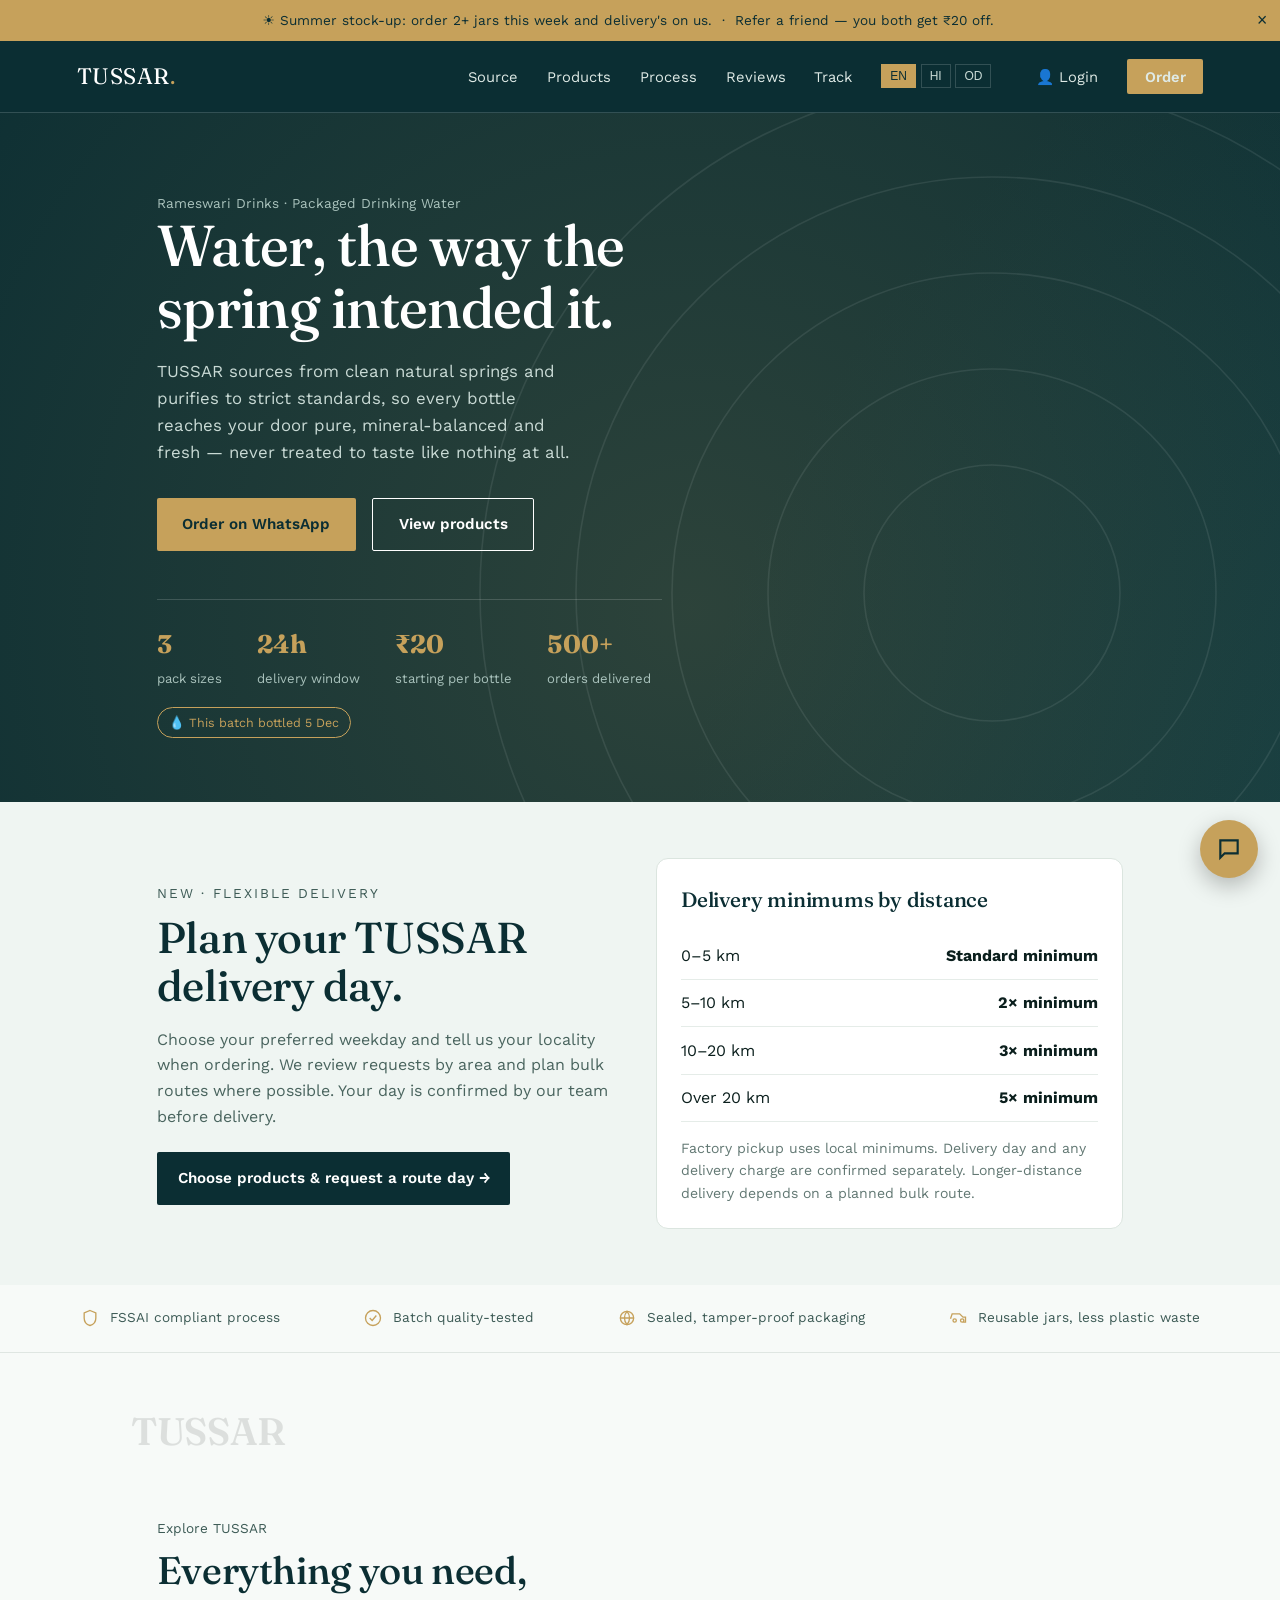
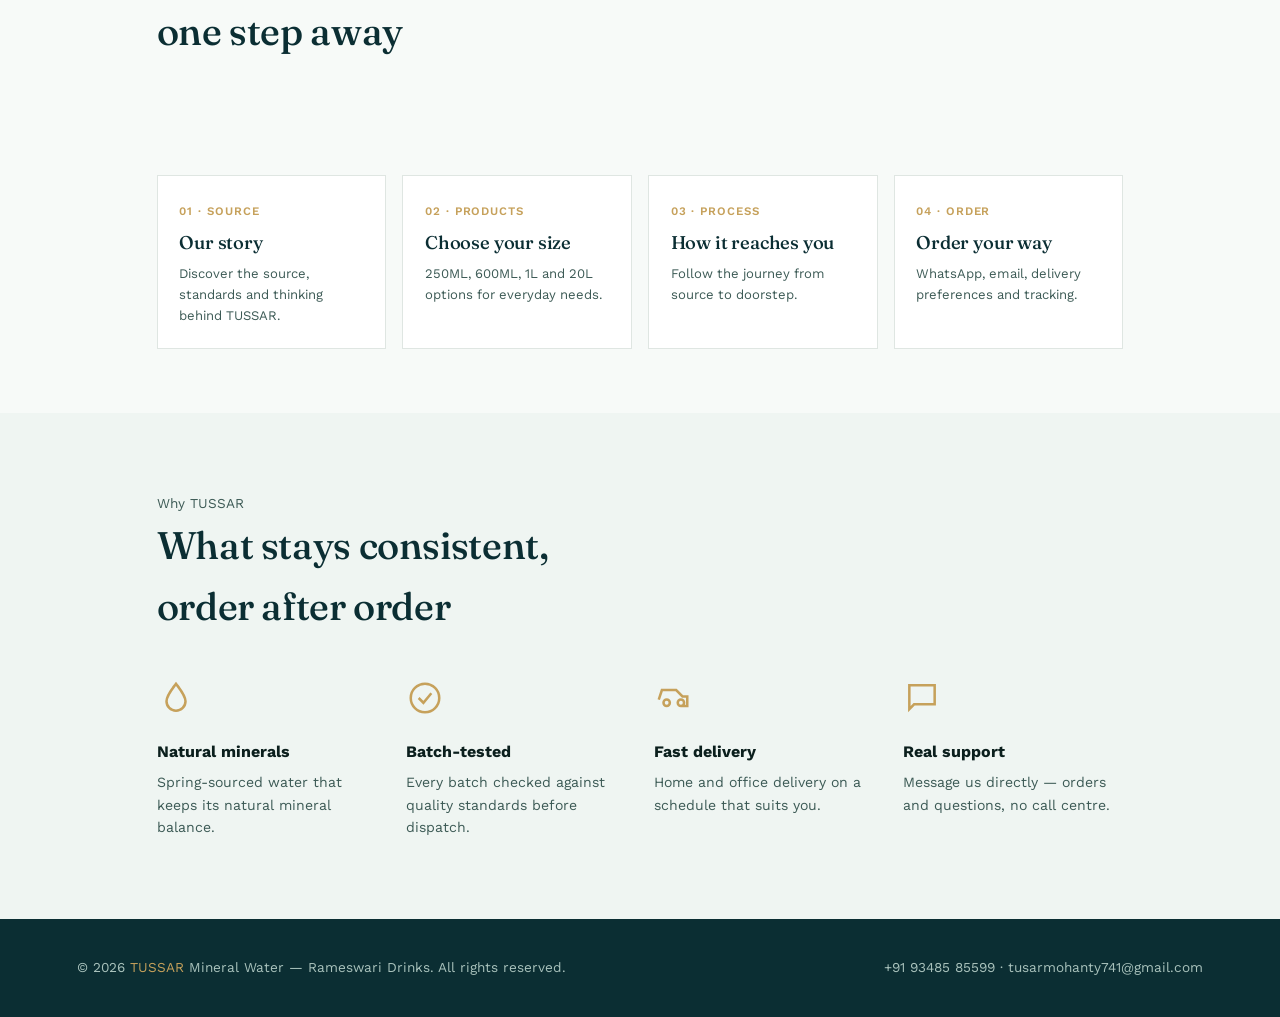
<file: index.html>
<!DOCTYPE html>
<html lang="en">
<head>
<meta charset="utf-8" />
<meta name="viewport" content="width=device-width, initial-scale=1, viewport-fit=cover" />
<title>Water From the Source — TUSSAR</title>
<meta name="description" content="TUSSAR packaged drinking water — 250ML, 600ML and 1L bottles, plus 20L jars. Order directly on WhatsApp." />
<meta property="og:title" content="TUSSAR — Water From the Source" />
<meta property="og:description" content="TUSSAR packaged drinking water. 250ML bottles ₹8.33 each (minimum 24), 600ML bottles ₹15 (minimum 12), 1L bottles ₹20 (minimum 6), and 20L jars ₹60." />
<meta property="og:type" content="website" />
<meta name="twitter:card" content="summary" />
<meta name="twitter:title" content="TUSSAR — Water From the Source" />
<meta name="twitter:description" content="Spring-sourced packaged drinking water, delivered fresh to your door." />
<link rel="preconnect" href="https://fonts.googleapis.com">
<link rel="preconnect" href="https://fonts.gstatic.com" crossorigin>
<link href="https://fonts.googleapis.com/css2?family=Fraunces:opsz,wght@9..144,300;9..144,500;9..144,600&family=Work+Sans:wght@400;500;600&display=swap" rel="stylesheet">
<style>
:root{
  --deep:#0B2E33; --teal:#124953; --mist:#EFF5F2; --paper:#F7FAF8;
  --stone:#3C5A55; --gold:#C6A15B; --ink:#0B1F1D; --line:rgba(255,255,255,.16);
}
:root:not([data-theme="light"]){}
@media (prefers-color-scheme: dark){ :root:not([data-theme="light"]){ } }
:root[data-theme="dark"]{}
*{box-sizing:border-box;margin:0;padding:0}
html{scroll-behavior:smooth;scroll-padding-top:env(safe-area-inset-top,0px)}
body{
  font-family:"Work Sans",system-ui,Arial,sans-serif;background:var(--paper);color:var(--ink);
  line-height:1.6;overflow-x:hidden;
  padding-top:env(safe-area-inset-top,0px);padding-bottom:env(safe-area-inset-bottom,0px);
}
h1,h2,h3{font-family:"Fraunces",Georgia,serif;font-weight:500;letter-spacing:-.01em;color:var(--deep)}
img,svg{max-width:100%}
a{color:inherit}
.wrap{max-width:1120px;margin:0 auto;padding:0 6vw}
.btn{display:inline-flex;align-items:center;gap:.5rem;background:var(--deep);color:#fff;border:none;
  padding:.85rem 1.6rem;border-radius:2px;font-size:.95rem;font-weight:600;cursor:pointer;text-decoration:none;
  transition:background .2s ease}
.btn:hover{background:var(--teal)}
.btn-ghost{background:transparent;border:1px solid var(--deep);color:var(--deep)}
.btn-ghost:hover{background:var(--deep);color:#fff}
.btn-gold{background:var(--gold);color:var(--deep)}
.btn-gold:hover{background:#b18e49}

/* NAV */
header.nav{position:sticky;top:env(safe-area-inset-top,0px);z-index:50;background:var(--deep);
  border-bottom:1px solid var(--line)}
.nav-row{display:flex;align-items:center;justify-content:space-between;padding:1.1rem 6vw;color:#fff}
.brand{font-family:"Fraunces",serif;font-size:1.4rem;color:#fff;letter-spacing:.02em}
.brand span{color:var(--gold)}
.nav-links{list-style:none;display:flex;gap:1.8rem;align-items:center}
.nav-links a{text-decoration:none;color:#dfeae6;font-size:.92rem}
.nav-links a:hover{color:#fff}
.nav-order{background:var(--gold);color:var(--deep);padding:.55rem 1.1rem;border-radius:2px;font-weight:600;font-size:.88rem}
.menu-btn{display:none;background:none;border:none;color:#fff;font-size:1.5rem;cursor:pointer}

/* HERO */
.hero{background:var(--deep);color:#EFF5F2;position:relative;overflow:hidden}
.hero .wrap{display:grid;grid-template-columns:1.1fr .9fr;gap:3rem;align-items:center;
  padding-top:5rem;padding-bottom:4rem;position:relative;z-index:2}
.hero h1{color:#fff;font-size:clamp(2.3rem,4.6vw,3.6rem);line-height:1.08;max-width:14ch}
.hero p.lead{max-width:42ch;color:#c9dad5;margin-top:1.2rem;font-size:1.05rem}
.hero .cta-row{display:flex;gap:1rem;margin-top:2rem;flex-wrap:wrap}
.hero .stats{display:flex;gap:2.2rem;margin-top:3rem;border-top:1px solid var(--line);padding-top:1.5rem}
.hero .stats div b{display:block;font-family:"Fraunces",serif;font-size:1.6rem;color:var(--gold)}
.hero .stats div span{font-size:.82rem;color:#a9c2bc}
.contour{position:absolute;inset:0;opacity:.5;z-index:1}

/* SECTION shell */
.section{padding:5rem 0}
.eyebrow{font-size:.85rem;color:var(--stone)}
.section h2{font-size:clamp(1.8rem,3vw,2.4rem);max-width:16ch}
.two-col{display:grid;grid-template-columns:1fr 1fr;gap:3.5rem;align-items:center}
.section p.body{color:var(--stone);max-width:56ch;margin-top:1rem}

/* ABOUT */
.about{background:var(--mist)}
.ring-art{aspect-ratio:1/1;display:flex;align-items:center;justify-content:center}

/* PRODUCTS */
.grid3{display:grid;grid-template-columns:repeat(3,1fr);gap:1.6rem;margin-top:2.6rem}
.card{background:var(--paper);border:1px solid #dfe6e2;padding:2rem 1.6rem;position:relative}
.card .icon{width:64px;height:64px;margin-bottom:1.2rem}
.card h3{font-size:1.15rem}
.card .price{font-family:"Fraunces",serif;font-size:1.7rem;color:var(--deep);margin:.6rem 0}
.card .price small{font-family:"Work Sans";font-size:.85rem;color:var(--stone);font-weight:400}
.card ul{margin:.8rem 0 1.4rem;padding-left:1.1rem;color:var(--stone);font-size:.9rem}
.card ul li{margin-bottom:.3rem}
.card .btn{width:100%;justify-content:center}

/* FEATURES */
.features-row{display:grid;grid-template-columns:repeat(4,1fr);gap:1.8rem;margin-top:2.6rem}
.feat h4{font-size:1rem;margin-bottom:.4rem}
.feat p{font-size:.88rem;color:var(--stone)}
.feat .icon{width:38px;height:38px;margin-bottom:.9rem;color:var(--gold)}

/* GALLERY */
.gallery{background:var(--deep);color:#EFF5F2}
.gallery h2{color:#fff}
.gal-grid{display:grid;grid-template-columns:repeat(4,1fr);gap:1px;margin-top:2.6rem;background:var(--line)}
.gal-tile{background:var(--teal);padding:2.2rem 1.2rem;display:flex;flex-direction:column;gap:1rem;min-height:190px}
.gal-tile .icon{width:34px;height:34px;color:var(--gold)}
.gal-tile h4{font-size:.95rem;color:#fff;font-weight:500;font-family:"Work Sans"}
.gal-tile p{font-size:.82rem;color:#b9cfc9}

/* REVIEWS */
.rev-grid{display:grid;grid-template-columns:repeat(3,1fr);gap:1.5rem;margin-top:2.6rem}
.rev-card{border-left:3px solid var(--gold);padding:.2rem 0 .2rem 1.2rem}
.rev-card p{font-style:italic;color:var(--stone)}
.rev-card b{display:block;margin-top:.8rem;font-size:.9rem;color:var(--deep)}
.rev-form{margin-top:2.6rem;display:grid;grid-template-columns:1fr 1fr auto;gap:.8rem}
.rev-form textarea{grid-column:1/4}
.rev-form input,.rev-form textarea{border:1px solid #cfd9d5;padding:.7rem;font-family:inherit;background:var(--paper)}

/* ORDER */
.order{background:var(--mist)}
.order-panel{display:grid;grid-template-columns:1fr 1fr;gap:3rem}
.order-form{display:grid;gap:.9rem}
.order-form input,.order-form select,.order-form textarea{
  border:1px solid #cfd9d5;padding:.8rem;font-family:inherit;font-size:.95rem;background:#fff}
.order-form label{font-size:.82rem;color:var(--stone);margin-bottom:-.4rem}
.total-row{font-family:"Fraunces",serif;font-size:1.3rem;color:var(--deep)}
.contact-card{background:var(--deep);color:#fff;padding:2.2rem}
.contact-card h3{color:#fff;font-size:1.2rem;margin-bottom:1.2rem}
.contact-card a{display:block;color:#dfeae6;text-decoration:none;margin-bottom:.7rem;font-size:.95rem}
.contact-card a:hover{color:var(--gold)}
.contact-intro{color:#a9c2bc;font-size:.88rem;margin:-.5rem 0 1.1rem}
.contact-action{display:flex!important;align-items:center;gap:.75rem;padding:.75rem .8rem;border:1px solid rgba(255,255,255,.14);border-radius:8px;margin-bottom:.65rem!important;background:rgba(255,255,255,.04)}
.contact-action span{display:flex;flex-direction:column;line-height:1.25}
.contact-action small{color:#a9c2bc;font-size:.72rem;margin-top:.15rem}
.order-actions{display:grid;grid-template-columns:1fr 1fr 1fr;gap:.65rem}
.order-actions .btn{width:100%;text-align:center;display:flex;align-items:center;justify-content:center;min-height:48px}
.btn-mail{background:#fff;color:var(--deep);border:1px solid var(--deep);font-family:inherit;font-weight:600;cursor:pointer}
.btn-call{background:var(--teal);color:#fff!important;border:1px solid var(--teal);text-decoration:none;font-family:inherit;font-weight:600}
.btn-mail:hover,.btn-call:hover{transform:translateY(-2px)}
.voice-order-btn{width:100%;margin-top:.7rem;border:1px dashed var(--gold);background:rgba(198,161,91,.08);color:var(--deep);padding:.75rem;font:600 .9rem "Work Sans",sans-serif;cursor:pointer;border-radius:2px}
.voice-order-btn:hover{background:rgba(198,161,91,.18);transform:translateY(-1px)}
.voice-order-status{font-size:.78rem;color:var(--stone);margin-top:.45rem}
.delivery-eta{margin-top:.8rem;padding:.75rem;border-left:3px solid var(--gold);background:rgba(198,161,91,.08);color:#dfeae6;font-size:.84rem;display:none}
.delivery-eta.show{display:block}
@media(max-width:700px){.order-actions{grid-template-columns:1fr}.order-actions .btn{min-height:52px}}

/* DELIVERY OPTIONS */
.delivery-options{display:grid;gap:.65rem;margin-top:.25rem}.delivery-option{display:flex;align-items:flex-start;gap:.6rem;border:1px solid #cfd9d5;background:#fff;padding:.7rem .8rem}.delivery-option input{margin-top:.25rem}.delivery-option strong{display:block;color:var(--deep);font-size:.9rem}.delivery-option small{display:block;color:var(--stone);font-size:.75rem}.delivery-base{font-size:.78rem;color:var(--stone);margin-top:.35rem}.delivery-base a{color:var(--deep);font-weight:600}.delivery-breakdown{font-size:.82rem;color:var(--stone)}
/* ORDER TRACKING */
.tracking{background:var(--paper)}
.track-box{max-width:760px;margin:2rem auto 0;background:#fff;border:1px solid #dfe6e2;padding:1.5rem}
.track-form{display:grid;grid-template-columns:1fr auto;gap:.7rem}
.track-form input{border:1px solid #cfd9d5;padding:.8rem;font-family:inherit;font-size:.95rem}
.track-result{display:none;margin-top:1.4rem;border-top:1px solid #dfe6e2;padding-top:1.3rem}
.track-result.show{display:block}
.track-id{font-family:"Fraunces",serif;color:var(--deep);font-size:1.15rem;margin-bottom:1rem}
.track-steps{display:grid;gap:.8rem}
.track-step{display:flex;align-items:center;gap:.8rem;color:#8a9b97}
.track-dot{width:28px;height:28px;border:2px solid #cfd9d5;border-radius:50%;display:grid;place-items:center;flex-shrink:0;font-size:.75rem}
.track-step.active{color:var(--deep);font-weight:600}
.track-step.active .track-dot{background:var(--gold);border-color:var(--gold);color:var(--deep)}
.track-note{font-size:.8rem;color:var(--stone);margin-top:1rem}
@media(max-width:560px){.track-form{grid-template-columns:1fr}.track-box{padding:1rem}}
/* FOOTER */
footer{background:var(--deep);color:#a9c2bc;padding:2.4rem 6vw;font-size:.85rem;
  display:flex;justify-content:space-between;flex-wrap:wrap;gap:.6rem}
footer span{color:var(--gold)}

/* ACCOUNT / LOGIN */
.account-btn{border:1px solid rgba(255,255,255,.28);background:transparent;color:#fff;padding:.55rem .8rem;border-radius:3px;cursor:pointer;font:600 .82rem "Work Sans",sans-serif;transition:.2s}
.account-btn:hover{background:var(--gold);color:var(--deep);border-color:var(--gold)}
.auth-overlay{position:fixed;inset:0;background:rgba(3,18,20,.72);backdrop-filter:blur(5px);z-index:200;display:none;align-items:center;justify-content:center;padding:1rem}
.auth-overlay.open{display:flex}
.auth-modal{width:min(430px,94vw);max-height:90vh;overflow:auto;background:#fff;border:1px solid #dfe6e2;box-shadow:0 20px 60px rgba(0,0,0,.3);padding:1.5rem;position:relative}
.auth-close{position:absolute;right:1rem;top:.8rem;border:none;background:none;font-size:1.5rem;color:var(--stone);cursor:pointer}
.auth-modal h2{font-size:1.7rem;margin-bottom:.25rem}
.auth-sub{font-size:.82rem;color:var(--stone);margin-bottom:1.2rem}
.auth-tabs{display:grid;grid-template-columns:1fr 1fr;border-bottom:1px solid #dfe6e2;margin-bottom:1rem}
.auth-tab{border:none;background:none;padding:.7rem;cursor:pointer;color:var(--stone);font-weight:600}
.auth-tab.active{color:var(--deep);border-bottom:2px solid var(--gold)}
.auth-form{display:grid;gap:.75rem}
.auth-form label{font-size:.78rem;color:var(--stone)}
.auth-form input{border:1px solid #cfd9d5;padding:.75rem;font:inherit;width:100%}
.auth-form button{margin-top:.25rem}
.auth-note{font-size:.72rem;color:#71817d;margin-top:.8rem;line-height:1.5}
.profile-panel{display:none}
.profile-panel.show{display:block}
.profile-head{display:flex;align-items:center;gap:.8rem;padding:.9rem;background:var(--mist);margin-bottom:1rem}
.profile-avatar{width:44px;height:44px;border-radius:50%;background:var(--deep);color:var(--gold);display:grid;place-items:center;font-size:1.1rem}
.profile-head strong{display:block;color:var(--deep)}
.profile-head small{color:var(--stone)}
.profile-card{border:1px solid #dfe6e2;padding:1rem;margin-bottom:.75rem}
.profile-card h3{font-size:1rem;margin-bottom:.7rem}
.profile-actions{display:grid;grid-template-columns:1fr 1fr;gap:.6rem}
.profile-actions button{padding:.7rem;border:1px solid #cfd9d5;background:#fff;cursor:pointer;font:600 .8rem "Work Sans",sans-serif}
.profile-actions button:hover{background:var(--mist)}
.order-history{display:grid;gap:.55rem}
.history-item{border:1px solid #dfe6e2;padding:.7rem;font-size:.8rem}
.history-item strong{color:var(--deep)}
.history-empty{font-size:.8rem;color:var(--stone)}
.payment-box{background:var(--mist);padding:.8rem;font-size:.8rem;color:var(--stone)}
@media(max-width:700px){.account-btn{padding:.5rem .65rem}.account-btn span{display:none}}
/* CHATBOT */
#chat-toggle{position:fixed;bottom:22px;right:22px;z-index:80;width:58px;height:58px;border-radius:50%;
  background:var(--gold);border:none;cursor:pointer;box-shadow:0 8px 22px rgba(0,0,0,.25);
  display:flex;align-items:center;justify-content:center}
#chat-toggle svg{width:26px;height:26px;color:var(--deep)}
#chat-panel{position:fixed;bottom:92px;right:22px;z-index:80;width:min(340px,88vw);height:min(460px,70vh);
  background:#fff;border:1px solid #dfe6e2;box-shadow:0 16px 40px rgba(0,0,0,.22);display:none;
  flex-direction:column;overflow:hidden}
#chat-panel.open{display:flex}
.chat-head{background:var(--deep);color:#fff;padding:.9rem 1.1rem}
.chat-head-row{display:flex;align-items:center;justify-content:space-between;gap:.5rem}
.chat-head b{font-family:"Fraunces",serif;font-weight:500}
.chat-head span{display:block;font-size:.78rem;color:#a9c2bc}
.chat-icon-btn{border:1px solid rgba(255,255,255,.25);background:transparent;color:#fff;border-radius:50%;width:32px;height:32px;cursor:pointer}
.chat-icon-btn.active{background:var(--gold);color:var(--deep)}
.chat-languages{display:flex;gap:.35rem;margin-top:.55rem}
.chat-lang{border:1px solid rgba(255,255,255,.3);background:transparent;color:#fff;padding:.25rem .5rem;border-radius:14px;font-size:.7rem;cursor:pointer}
.chat-lang.active{background:var(--gold);border-color:var(--gold);color:var(--deep)}
.chat-body{flex:1;overflow-y:auto;padding:.9rem;display:flex;flex-direction:column;gap:.6rem;background:var(--mist)}
.msg{max-width:85%;padding:.6rem .8rem;font-size:.88rem;border-radius:2px;line-height:1.45;white-space:pre-wrap}
.msg.bot{background:#fff;border:1px solid #dfe6e2;align-self:flex-start}
.msg.user{background:var(--deep);color:#fff;align-self:flex-end}
.chips{display:flex;flex-wrap:wrap;gap:.4rem;padding:.6rem .9rem;border-top:1px solid #eef1ef}
.chip{font-size:.76rem;border:1px solid var(--gold);color:var(--stone);background:#fff;padding:.35rem .6rem;border-radius:20px;cursor:pointer}
.chip:hover{background:var(--gold);color:var(--deep)}
.chat-input{display:flex;border-top:1px solid #eef1ef}
.chat-input input{flex:1;min-width:0;border:none;padding:.8rem;font-family:inherit;font-size:.88rem}
.chat-input button{border:none;background:var(--deep);color:#fff;padding:0 .8rem;cursor:pointer}
#chatMic.listening{background:var(--gold);color:var(--deep);animation:chatPulse 1s infinite}
@keyframes chatPulse{50%{transform:scale(1.08)}}

/* TRUST STRIP */
.trust{background:var(--paper);border-bottom:1px solid #dfe6e2}
.trust-row{display:flex;justify-content:space-between;gap:1.2rem;padding:1.4rem 0;flex-wrap:wrap}
.trust-item{display:flex;align-items:center;gap:.6rem;font-size:.85rem;color:var(--stone)}
.trust-item svg{width:20px;height:20px;color:var(--gold);flex-shrink:0}

/* PLANS */
.plans{background:var(--paper)}
.plan-row{display:grid;grid-template-columns:repeat(3,1fr);gap:1.6rem;margin-top:2.6rem}
.plan{border:1px solid #dfe6e2;padding:1.8rem}
.plan.pop{border-color:var(--gold);position:relative}
.plan.pop:before{content:"Most chosen";position:absolute;top:-12px;left:1.8rem;background:var(--gold);
  color:var(--deep);font-size:.72rem;font-weight:600;padding:.25rem .6rem}
.plan h4{font-family:"Fraunces",serif;font-size:1.1rem;color:var(--deep);margin-bottom:.4rem}
.plan .p{font-size:.88rem;color:var(--stone);margin-bottom:1rem}
.plan ul{padding-left:1.1rem;color:var(--stone);font-size:.88rem}
.plan ul li{margin-bottom:.3rem}

/* PINCODE CHECK */
.pincode-check{margin-top:1.4rem;display:flex;gap:.6rem}
.pincode-check input{flex:1;border:1px solid #cfd9d5;padding:.7rem;font-family:inherit;background:#fff}
#pincodeResult{margin-top:.7rem;font-size:.86rem}

/* FAQ ACCORDION */
.faq-list{margin-top:2.2rem;border-top:1px solid #dfe6e2}
.faq-item{border-bottom:1px solid #dfe6e2}
.faq-q{width:100%;text-align:left;background:none;border:none;padding:1.1rem 0;font-family:"Fraunces",serif;
  font-size:1.02rem;color:var(--deep);cursor:pointer;display:flex;justify-content:space-between;
  align-items:center;gap:1rem}
.faq-q span{font-size:1.2rem;color:var(--gold);flex-shrink:0}
.faq-a{max-height:0;overflow:hidden;color:var(--stone);font-size:.92rem;transition:max-height .25s ease}
.faq-item.open .faq-a{max-height:200px;padding-bottom:1.1rem}

@media (max-width:860px){
  .hero .wrap{grid-template-columns:1fr;padding-top:3rem}
  .contour{display:none}
  .two-col,.order-panel{grid-template-columns:1fr}
  .grid3,.features-row,.gal-grid,.rev-grid,.plan-row{grid-template-columns:1fr 1fr}

  /* Mobile navigation: keep the menu above the page and close it after navigation. */
  header.nav{position:sticky;top:env(safe-area-inset-top,0px);z-index:100}
  .nav-row{position:relative}
  .nav-links{
    display:none;
    position:absolute;
    top:100%;
    left:0;
    right:0;
    max-height:calc(100vh - 78px);
    overflow-y:auto;
    -webkit-overflow-scrolling:touch;
    background:var(--deep);
    flex-direction:column;
    align-items:center;
    gap:0;
    padding:1rem 6vw 1.25rem;
    border-top:1px solid var(--line);
    box-shadow:0 12px 24px rgba(0,0,0,.22);
  }
  .nav-links.open{display:flex}
  .nav-links li{width:100%;text-align:center}
  .nav-links a{
    display:block;
    padding:.9rem .5rem;
  }
  .nav-links .nav-order{margin:.5rem auto 0;width:max-content}
  .menu-btn{display:block;position:relative;z-index:101}
  .trust-row{justify-content:flex-start}
}
@media (max-width:560px){
  .grid3,.features-row,.gal-grid,.rev-grid,.plan-row{grid-template-columns:1fr}
  .rev-form{grid-template-columns:1fr}
  .rev-form textarea{grid-column:auto}
  #chat-panel{right:12px;bottom:84px;width:92vw}
  .pincode-check{flex-direction:column}
  footer{flex-direction:column;text-align:left}
}

/* PROGRESS BAR */
#scrollBar{position:fixed;top:env(safe-area-inset-top,0px);left:0;height:3px;background:var(--gold);
  width:0%;z-index:90;transition:width .1s linear}

/* SEASONAL BANNER */
#seasonBanner{background:var(--gold);color:var(--deep);text-align:center;font-size:.85rem;
  padding:.6rem 2.5rem .6rem 1rem;position:relative}
#seasonBanner button{position:absolute;right:.8rem;top:50%;transform:translateY(-50%);background:none;
  border:none;font-size:1.1rem;cursor:pointer;color:var(--deep)}

/* LANG TOGGLE */
.lang-toggle{display:flex;gap:.3rem;margin-right:1rem}
.lang-toggle button{background:none;border:1px solid var(--line);color:#c9dad5;font-size:.75rem;
  padding:.25rem .5rem;cursor:pointer}
.lang-toggle button.active{background:var(--gold);color:var(--deep);border-color:var(--gold)}
.lang-toggle button{position:relative;overflow:hidden;transition:transform .18s ease,box-shadow .18s ease,background .18s ease}
.lang-toggle button:active{transform:scale(.9)}
.lang-toggle button.lang-selected{animation:langPop .45s ease}
@keyframes langPop{
  0%{transform:scale(.9)}
  55%{transform:scale(1.12)}
  100%{transform:scale(1)}
}
.nav-links a{transition:color .2s ease,transform .2s ease}
.nav-links a:active{transform:scale(.94)}
.nav-links a.nav-clicked{animation:navTap .35s ease}
@keyframes navTap{
  50%{color:var(--gold);transform:scale(1.06)}
}

/* HERO ANIMATION */
@keyframes riseIn{from{opacity:0;transform:translateY(14px)}to{opacity:1;transform:translateY(0)}}
.hero .wrap>div:first-child>*{animation:riseIn .7s ease both}
.hero .wrap>div:first-child>*:nth-child(2){animation-delay:.08s}
.hero .wrap>div:first-child>*:nth-child(3){animation-delay:.16s}
.hero .wrap>div:first-child>*:nth-child(4){animation-delay:.24s}
.hero .wrap>div:first-child>*:nth-child(5){animation-delay:.32s}
@media (prefers-reduced-motion:reduce){.hero .wrap>div:first-child>*{animation:none}}

/* BULK TABLE */
.bulk-table{width:100%;border-collapse:collapse;font-size:.85rem;margin-top:.8rem}
.bulk-table td{padding:.35rem 0;color:var(--stone);border-top:1px solid #dfe6e2}
.bulk-table td:last-child{text-align:right;color:var(--deep);font-weight:600}

/* CORPORATE FORM */
.corp{background:var(--deep);color:#fff}
.corp h2{color:#fff}
.corp .body{color:#c9dad5}
.corp-form{display:grid;grid-template-columns:1fr 1fr;gap:.9rem;margin-top:2rem}
.corp-form textarea{grid-column:1/3}
.corp-form input,.corp-form textarea{border:1px solid var(--line);background:var(--teal);color:#fff;
  padding:.8rem;font-family:inherit}
.corp-form input::placeholder,.corp-form textarea::placeholder{color:#a9c2bc}
.corp-form button{grid-column:1/3;justify-self:start}

/* GEO + REPEAT */
.geo-link{background:none;border:none;color:var(--gold);text-decoration:underline;cursor:pointer;
  font-size:.82rem;padding:0;margin-top:.6rem}
.repeat-btn{font-size:.82rem;background:none;border:1px dashed var(--stone);color:var(--stone);
  padding:.5rem .8rem;cursor:pointer;margin-bottom:.4rem}

/* PRINT RECEIPT */
#receipt{display:none}
@media print{
  body *{visibility:hidden}
  #receipt,#receipt *{visibility:visible}
  #receipt{display:block;position:absolute;top:0;left:0;width:100%;padding:2rem}
}

@media (max-width:860px){
  .corp-form{grid-template-columns:1fr}
  .corp-form textarea,.corp-form button{grid-column:auto}
  .lang-toggle{margin:0 0 .6rem}
}

/* CUSTOM SCROLLBAR + CURSOR */
::-webkit-scrollbar{width:10px}
::-webkit-scrollbar-track{background:var(--mist)}
::-webkit-scrollbar-thumb{background:var(--gold);border:2px solid var(--mist)}
a,button,.btn,.chip,.faq-q{cursor:url('data:image/svg+xml;utf8,<svg xmlns="http://www.w3.org/2000/svg" width="22" height="22"><circle cx="11" cy="11" r="8" fill="none" stroke="%23C6A15B" stroke-width="2"/></svg>') 11 11,pointer}

/* WAVY DIVIDER */
.wave{display:block;width:100%;line-height:0;margin-top:-1px}
.wave svg{width:100%;height:60px;display:block}

/* RIPPLE */
.btn{position:relative;overflow:hidden}
.ripple{position:absolute;border-radius:50%;background:rgba(255,255,255,.5);transform:scale(0);
  animation:rippleAnim .55s ease-out;pointer-events:none}
@keyframes rippleAnim{to{transform:scale(3);opacity:0}}

/* LIQUID TEXT */
.liquid{font-family:"Fraunces",serif;font-size:clamp(2.2rem,7vw,4.5rem);font-weight:600;
  background:linear-gradient(0deg,var(--gold) 0%,var(--gold) 50%,#dcdfdd 50%,#dcdfdd 100%);
  background-size:100% 220%;background-position:0 100%;-webkit-background-clip:text;background-clip:text;
  color:transparent;transition:background-position 1.8s ease}
.liquid.filled{background-position:0 0}

/* CARD TILT + SHINE + TINTS */
.card{transition:transform .3s ease,box-shadow .3s ease;overflow:hidden}
.card:hover{transform:rotate(-.6deg) translateY(-4px);box-shadow:0 18px 30px rgba(11,46,51,.12)}
.card .icon{transition:transform .3s ease}
.card:hover .icon{transform:scale(1.06) rotate(2deg)}
.card.tint-blue{background:linear-gradient(180deg,#eef8fb,var(--paper) 40%)}
.card.tint-gold{background:linear-gradient(180deg,#fbf5e8,var(--paper) 40%)}
.card.tint-green{background:linear-gradient(180deg,#eef7f2,var(--paper) 40%)}

/* MINERAL CHART */
.mineral-row{display:flex;align-items:center;gap:1rem;margin-bottom:.9rem}
.mineral-row span{width:110px;font-size:.85rem;color:var(--stone);flex-shrink:0}
.mineral-bar{flex:1;height:8px;background:#dfe6e2}
.mineral-bar i{display:block;height:100%;background:var(--gold)}
.mineral-row b{width:60px;text-align:right;font-size:.85rem;color:var(--deep)}

/* JOURNEY SCROLL STRIP */
.journey{display:flex;gap:1px;overflow-x:auto;scroll-snap-type:x mandatory;margin-top:2.6rem;background:var(--line)}
.journey .step{scroll-snap-align:start;min-width:240px;background:var(--teal);color:#fff;padding:2rem 1.6rem;flex-shrink:0}
.journey .step b{display:block;font-family:"Fraunces",serif;font-size:1.5rem;color:var(--gold);margin-bottom:.4rem}
.journey .step p{font-size:.85rem;color:#b9cfc9}

/* FOUNDER NOTE */
.founder{border-left:3px solid var(--gold);padding-left:1.4rem;margin-top:2.6rem;max-width:60ch}
.founder p{font-style:italic;color:var(--stone);font-size:1.02rem}
.founder b{display:block;margin-top:.8rem;color:var(--deep);font-style:normal}

/* HERO DRIFT */
.hero{position:relative}
.hero:before{content:"";position:absolute;inset:0;z-index:0;
  background:radial-gradient(circle at 30% 40%,rgba(198,161,91,.18),transparent 55%),
             radial-gradient(circle at 75% 65%,rgba(20,83,92,.5),transparent 55%);
  background-size:180% 180%;animation:driftBg 16s ease-in-out infinite}
@keyframes driftBg{0%,100%{background-position:0% 0%}50%{background-position:100% 60%}}
@media (prefers-reduced-motion:reduce){.hero:before{animation:none}.liquid{transition:none}}

.badge-fresh{display:inline-flex;align-items:center;gap:.4rem;font-size:.78rem;color:var(--gold);
  border:1px solid var(--gold);padding:.3rem .7rem;border-radius:20px;margin-top:1rem}
</style>
<style>
body{opacity:0;transform:translateY(8px);transition:opacity .42s ease,transform .42s ease}body.page-ready{opacity:1;transform:none}body.page-leaving{opacity:0;transform:translateY(-8px)}
.nav-links a{position:relative;transition:color .25s ease,transform .25s ease}.nav-links a::after{content:"";position:absolute;left:0;right:0;bottom:-8px;height:2px;background:var(--gold);transform:scaleX(0);transition:transform .28s ease}.nav-links a:hover{transform:translateY(-2px)}.nav-links a:hover::after,.nav-links a.active::after{transform:scaleX(1)}.nav-links a.active{color:#fff}
.page-intro{padding:2.4rem 0 0;background:var(--paper)}.page-intro .wrap{display:flex;align-items:end;gap:2rem}.page-intro .kicker{font-size:.76rem;letter-spacing:.14em;text-transform:uppercase;color:var(--gold);font-weight:600}.page-intro h1{font-size:clamp(2rem,5vw,3.4rem);margin-top:.25rem}.page-intro p{max-width:50ch;color:var(--stone);margin-top:.5rem}.explore-grid{display:grid;grid-template-columns:repeat(4,1fr);gap:1rem;margin:2rem auto 0;max-width:1120px;padding:0 6vw 4rem}.explore-card{padding:1.35rem;background:#fff;border:1px solid #dfe6e2;text-decoration:none;transition:transform .3s ease,box-shadow .3s ease,border-color .3s ease}.explore-card:hover{transform:translateY(-6px);box-shadow:0 16px 35px rgba(11,46,51,.10);border-color:var(--gold)}.explore-card span{font-size:.72rem;color:var(--gold);font-weight:600;letter-spacing:.08em}.explore-card h3{margin:.35rem 0;font-size:1.15rem}.explore-card p{font-size:.82rem;color:var(--stone)}@media(max-width:760px){.page-intro .wrap{display:block}.explore-grid{grid-template-columns:1fr 1fr}}@media(max-width:480px){.explore-grid{grid-template-columns:1fr}}@media(prefers-reduced-motion:reduce){body,.nav-links a,.nav-links a::after,.explore-card{transition:none!important}}
</style></head><div class="auth-overlay" id="authOverlay" onclick="if(event.target===this)closeAuthModal()">
  <div class="auth-modal" role="dialog" aria-modal="true" aria-labelledby="authTitle">
    <button class="auth-close" type="button" onclick="closeAuthModal()" aria-label="Close">×</button>
    <h2 id="authTitle">Your TUSSAR Account</h2>
    <p class="auth-sub" id="authSub">Login to view your orders, profile and payment options.</p>

    <div id="authBox">
      <div class="auth-tabs">
        <button class="auth-tab active" id="loginTab" type="button" onclick="showAuthTab('login')">Login</button>
        <button class="auth-tab" id="signupTab" type="button" onclick="showAuthTab('signup')">Create account</button>
      </div>

      <form class="auth-form" id="loginForm" onsubmit="return loginCustomer(event)">
        <div><label>Email or mobile</label><input id="loginIdentity" required autocomplete="username" placeholder="Email or mobile number"></div>
        <div><label>Password</label><input id="loginPassword" type="password" required autocomplete="current-password" placeholder="Password"></div>
        <button class="btn btn-gold" type="submit">🔐 Login</button>
      </form>

      <form class="auth-form" id="signupForm" style="display:none" onsubmit="return signupCustomer(event)">
        <div><label>Full name</label><input id="signupName" required autocomplete="name" placeholder="Your name"></div>
        <div><label>Mobile</label><input id="signupPhone" required autocomplete="tel" placeholder="10-digit mobile"></div>
        <div><label>Email</label><input id="signupEmail" type="email" required autocomplete="email" placeholder="you@example.com"></div>
        <div><label>Password</label><input id="signupPassword" type="password" minlength="6" required autocomplete="new-password" placeholder="Minimum 6 characters"></div>
        <button class="btn btn-gold" type="submit">✨ Create account</button>
      </form>
      <p class="auth-note">Account UI is ready. For production, authentication, order history and payment records should be stored in a secure backend/database rather than browser storage.</p>
    </div>

    <div class="profile-panel" id="profilePanel">
      <div class="profile-head">
        <div class="profile-avatar" id="profileAvatar">T</div>
        <div><strong id="profileName">Customer</strong><small id="profileContact">—</small></div>
      </div>

      <div class="profile-card">
        <h3>📦 Order history</h3>
        <div class="order-history" id="orderHistory"></div>
      </div>

      <div class="profile-card">
        <h3>💳 Payments</h3>
        <div class="payment-box">Payment history and saved payment methods will appear here after the secure payment backend is connected.</div>
      </div>

      <div class="profile-card">
        <h3>👤 Profile</h3>
        <div class="profile-actions">
          <button type="button" onclick="showProfileMessage('Address book')">📍 Address book</button>
          <button type="button" onclick="showProfileMessage('Profile editing')">✏️ Edit profile</button>
        </div>
      </div>

      <button class="btn btn-ghost" type="button" style="width:100%;justify-content:center" onclick="logoutCustomer()">Log out</button>
      <p class="auth-note" id="profileMessage"></p>
    </div>
  </div>
</div>

<div id="scrollBar"></div>
<div id="seasonBanner" style="display:none">☀️ Summer stock-up: order 2+ jars this week and delivery's on us. &nbsp;·&nbsp; Refer a friend — you both get ₹20 off.
  <button onclick="dismissBanner()" aria-label="Dismiss">×</button>
</div>

<header class="nav"><div class="nav-row"><a class="brand" href="index.html" style="text-decoration:none">TUSSAR<span>.</span></a><ul class="nav-links" id="navLinks"><li><a href="about.html" data-page="about">Source</a></li><li><a href="products.html" data-page="products">Products</a></li><li><a href="process.html" data-page="process">Process</a></li><li><a href="reviews.html" data-page="reviews">Reviews</a></li><li><a href="track.html" data-page="track">Track</a></li><li class="lang-toggle"><button class="active" data-lang="en" onclick="setLang('en')">EN</button><button data-lang="hi" onclick="setLang('hi')">HI</button><button data-lang="or" onclick="setLang('or')">OD</button></li><li><a href="#" onclick="openAuthModal();return false;">👤 <span id="accountBtnText">Login</span></a></li><li><a href="order.html" class="nav-order" data-page="order">Order</a></li></ul><button class="menu-btn" id="menuBtn" aria-label="Menu">☰</button></div></header><section class="hero">
  <svg class="contour" viewBox="0 0 800 600" preserveAspectRatio="xMaxYMid slice">
    <g fill="none" stroke="#EFF5F2" stroke-opacity=".18">
      <circle cx="620" cy="300" r="80"/><circle cx="620" cy="300" r="140"/>
      <circle cx="620" cy="300" r="200"/><circle cx="620" cy="300" r="260"/>
      <circle cx="620" cy="300" r="320"/>
    </g>
  </svg>
  <div class="wrap">
    <div>
      <p class="eyebrow" style="color:#a9c2bc">Rameswari Drinks · Packaged Drinking Water</p>
      <h1 data-i18n="heroTitle">Water, the way the spring intended it.</h1>
      <p class="lead" data-i18n="heroLead">TUSSAR sources from clean natural springs and purifies to strict standards, so every bottle reaches your door pure, mineral‑balanced and fresh — never treated to taste like nothing at all.</p>
      <div class="cta-row">
        <a class="btn btn-gold" id="heroWhatsAppBtn" data-i18n="heroCta1" href="https://wa.me/919348585599" target="_blank" rel="noopener" onclick="openWhatsAppOrder(); return false;">Order on WhatsApp</a>
        <a class="btn btn-ghost" style="color:#fff;border-color:#fff" data-i18n="heroCta2" href="products.html">View products</a>
      </div>
      <div class="stats">
        <div><b>3</b><span>pack sizes</span></div>
        <div><b>24h</b><span>delivery window</span></div>
        <div><b>₹20</b><span>starting per bottle</span></div>
        <div><b>500+</b><span>orders delivered</span></div>
      </div>
      <div class="badge-fresh" id="freshBadge">💧 This batch bottled within the last 24 hours</div>
    </div>
    <div></div>
  </div>
</section>
<section class="section" id="smart-route-booking" style="padding:3.5rem 0;background:#eff5f2">
  <div class="wrap" style="display:grid;grid-template-columns:repeat(auto-fit,minmax(min(100%,320px),1fr));gap:2rem;align-items:center">
    <div>
      <p class="eyebrow" style="letter-spacing:.14em;text-transform:uppercase">NEW · FLEXIBLE DELIVERY</p>
      <h2 style="font-family:Fraunces,serif;color:#0b2e33;font-size:clamp(2rem,3.4vw,2.7rem);line-height:1.12;margin:.6rem 0 1rem">Plan your TUSSAR delivery day.</h2>
      <p style="color:#49645e;max-width:52ch">Choose your preferred weekday and tell us your locality when ordering. We review requests by area and plan bulk routes where possible. Your day is confirmed by our team before delivery.</p>
      <a href="order.html" class="btn" style="display:inline-flex;margin-top:1.4rem;background:#0b2e33;color:#fff;padding:.9rem 1.3rem;text-decoration:none">Choose products & request a route day →</a>
    </div>
    <div style="background:#fff;border:1px solid #dbe5df;padding:1.5rem;border-radius:12px">
      <h3 style="font-family:Fraunces,serif;color:#0b2e33;margin:0 0 1rem;font-size:1.3rem">Delivery minimums by distance</h3>
      <div style="display:grid;grid-template-columns:1fr auto;gap:.7rem;padding:.65rem 0;border-bottom:1px solid #e5ece8"><span>0–5 km</span><strong>Standard minimum</strong></div>
      <div style="display:grid;grid-template-columns:1fr auto;gap:.7rem;padding:.65rem 0;border-bottom:1px solid #e5ece8"><span>5–10 km</span><strong>2× minimum</strong></div>
      <div style="display:grid;grid-template-columns:1fr auto;gap:.7rem;padding:.65rem 0;border-bottom:1px solid #e5ece8"><span>10–20 km</span><strong>3× minimum</strong></div>
      <div style="display:grid;grid-template-columns:1fr auto;gap:.7rem;padding:.65rem 0;border-bottom:1px solid #e5ece8"><span>Over 20 km</span><strong>5× minimum</strong></div>
      <p style="font-size:.88rem;color:#627873;margin:.9rem 0 0">Factory pickup uses local minimums. Delivery day and any delivery charge are confirmed separately. Longer-distance delivery depends on a planned bulk route.</p>
    </div>
  </div>
</section>
<div class="trust">
  <div class="wrap trust-row">
    <div class="trust-item"><svg viewBox="0 0 24 24" fill="none" stroke="currentColor" stroke-width="1.6"><path d="M12 3l7 3v6c0 4.5-3 8-7 9-4-1-7-4.5-7-9V6l7-3z"/></svg>FSSAI compliant process</div>
    <div class="trust-item"><svg viewBox="0 0 24 24" fill="none" stroke="currentColor" stroke-width="1.6"><circle cx="12" cy="12" r="9"/><path d="M8 12l3 3 5-6"/></svg>Batch quality-tested</div>
    <div class="trust-item"><svg viewBox="0 0 24 24" fill="none" stroke="currentColor" stroke-width="1.6"><path d="M4 12a8 8 0 1 1 16 0 8 8 0 0 1-16 0z"/><path d="M4 12h16M12 4a12 12 0 0 1 0 16 12 12 0 0 1 0-16z"/></svg>Sealed, tamper-proof packaging</div>
    <div class="trust-item"><svg viewBox="0 0 24 24" fill="none" stroke="currentColor" stroke-width="1.6"><path d="M3 13l2-6h9l4 4h3v6h-3M8 17a2 2 0 1 0 0-4 2 2 0 0 0 0 4zM17 17a2 2 0 1 0 0-4 2 2 0 0 0 0 4z"/></svg>Reusable jars, less plastic waste</div>
  </div>
</div><div class="section" style="text-align:center;padding-top:3rem;padding-bottom:1rem">
  <h2 class="liquid" id="liquidWord">TUSSAR</h2>
</div><section class="section" style="padding-top:2.5rem"><div class="wrap"><p class="eyebrow">Explore TUSSAR</p><h2>Everything you need, one step away</h2></div></section><div class="explore-grid"><a class="explore-card" href="about.html"><span>01 · SOURCE</span><h3>Our story</h3><p>Discover the source, standards and thinking behind TUSSAR.</p></a><a class="explore-card" href="products.html"><span>02 · PRODUCTS</span><h3>Choose your size</h3><p>250ML, 600ML, 1L and 20L options for everyday needs.</p></a><a class="explore-card" href="process.html"><span>03 · PROCESS</span><h3>How it reaches you</h3><p>Follow the journey from source to doorstep.</p></a><a class="explore-card" href="order.html"><span>04 · ORDER</span><h3>Order your way</h3><p>WhatsApp, email, delivery preferences and tracking.</p></a></div><section class="section about">
  <div class="wrap">
    <p class="eyebrow">Why TUSSAR</p>
    <h2>What stays consistent, order after order</h2>
    <div class="features-row">
      <div class="feat"><svg class="icon" viewBox="0 0 24 24" fill="none" stroke="currentColor" stroke-width="1.6"><path d="M12 3c3 4 6 7.5 6 11a6 6 0 0 1-12 0c0-3.5 3-7 6-11z"/></svg>
        <h4>Natural minerals</h4><p>Spring-sourced water that keeps its natural mineral balance.</p></div>
      <div class="feat"><svg class="icon" viewBox="0 0 24 24" fill="none" stroke="currentColor" stroke-width="1.6"><circle cx="12" cy="12" r="9"/><path d="M8 12l3 3 5-6"/></svg>
        <h4>Batch-tested</h4><p>Every batch checked against quality standards before dispatch.</p></div>
      <div class="feat"><svg class="icon" viewBox="0 0 24 24" fill="none" stroke="currentColor" stroke-width="1.6"><path d="M3 13l2-6h9l4 4h3v6h-3M8 17a2 2 0 1 0 0-4 2 2 0 0 0 0 4zM17 17a2 2 0 1 0 0-4 2 2 0 0 0 0 4z"/></svg>
        <h4>Fast delivery</h4><p>Home and office delivery on a schedule that suits you.</p></div>
      <div class="feat"><svg class="icon" viewBox="0 0 24 24" fill="none" stroke="currentColor" stroke-width="1.6"><path d="M4 4h16v12H7l-3 3V4z"/></svg>
        <h4>Real support</h4><p>Message us directly — orders and questions, no call centre.</p></div>
    </div>
  </div>
</section><div id="receipt">
  <h2 style="font-family:Georgia">TUSSAR — Order Receipt</h2>
  <p id="rcpDate"></p><hr style="margin:1rem 0">
  <p id="rcpBody"></p>
</div>

<footer>
  <p>© 2026 <span>TUSSAR</span> Mineral Water — Rameswari Drinks. All rights reserved.</p>
  <p>+91 93485 85599 · tusarmohanty741@gmail.com</p>
</footer>

<button id="chat-toggle" aria-label="Chat with us">
  <svg viewBox="0 0 24 24" fill="none" stroke="currentColor" stroke-width="2"><path d="M4 4h16v12H8l-4 4V4z"/></svg>
</button>
<div id="chat-panel">
  <div class="chat-head">
    <div class="chat-head-row">
      <b id="chatTitle">TUSSAR Assistant</b>
      <button id="chatSpeakToggle" class="chat-icon-btn" type="button" title="Voice replies" aria-label="Toggle voice replies">🔊</button>
    </div>
    <span id="chatSubtitle">Ask in English, Hindi or Odia — type or speak.</span>
    <div class="chat-languages" role="group" aria-label="Chat language">
      <button type="button" data-chat-lang="en" class="chat-lang active">English</button>
      <button type="button" data-chat-lang="hi" class="chat-lang">हिंदी</button>
      <button type="button" data-chat-lang="or" class="chat-lang">ଓଡ଼ିଆ</button>
    </div>
  </div>
  <div class="chat-body" id="chatBody"></div>
  <div class="chips" id="chatChips"></div>
  <div class="chat-input">
    <input id="chatInput" placeholder="Type a question..." onkeydown="if(event.key==='Enter')sendChat()">
    <button id="chatMic" type="button" onclick="startVoiceChat()" title="Speak">🎙️</button>
    <button id="chatSend" type="button" onclick="sendChat()">Send</button>
  </div>
</div>

<script>
// mobile nav
const menuBtn=document.getElementById('menuBtn');
const navLinks=document.getElementById('navLinks');
const closeMobileNav=()=>navLinks.classList.remove('open');

menuBtn.onclick=()=>{
  const isOpen=navLinks.classList.toggle('open');
  menuBtn.setAttribute('aria-expanded',String(isOpen));
};

// Close the mobile menu before jumping to a section, so the destination is visible.
navLinks.querySelectorAll('a[href^="#"]').forEach(link=>{
  link.addEventListener('click',()=>{
    closeMobileNav();
    menuBtn.setAttribute('aria-expanded','false');
  });
});

// Close when tapping outside the header.
document.addEventListener('click',e=>{
  if(!e.target.closest('header.nav') && navLinks.classList.contains('open')){
    closeMobileNav();
    menuBtn.setAttribute('aria-expanded','false');
  }
});

// order total + whatsapp
function getDeliveryMode(){return document.querySelector('input[name="deliveryMode"]:checked')?.value||'standard';}
function getPriorityDeliveryFee(qty){const q=Math.max(1,Number(qty)||1);return Math.max(20,20+Math.max(0,Math.ceil((q-5)/5))*10);}
function calcTotal(){
 const sel=document.getElementById('oProduct');
 if(!sel)return {subtotal:0,priority:0,total:0};
 const price=+sel.options[sel.selectedIndex].dataset.price;
 const qty=Math.max(1,+document.getElementById('oQty').value||1);const subtotal=price*qty;
 const priority=getDeliveryMode()==='priority'?getPriorityDeliveryFee(qty):0;
 const subtotalEl=document.getElementById('oSubtotal');if(subtotalEl)subtotalEl.textContent=subtotal;
 const feeEl=document.getElementById('deliveryFee');if(feeEl)feeEl.textContent='₹'+priority;
 const label=document.getElementById('priorityFeeLabel');if(label)label.textContent='(+'+'₹'+getPriorityDeliveryFee(qty)+')';
 document.getElementById('oTotal').textContent=subtotal+priority;
 return {subtotal,priority,total:subtotal+priority};
}
calcTotal();
function generateOrderId(){
  const d=new Date();
  const date=d.getFullYear()+String(d.getMonth()+1).padStart(2,'0')+String(d.getDate()).padStart(2,'0');
  return 'TUS-'+date+'-'+Math.floor(1000+Math.random()*9000);
}
function sendOrder(e){
  e.preventDefault();
  const name=document.getElementById('oName').value;
  const phone=document.getElementById('oPhone').value;
  const sel=document.getElementById('oProduct');
  const product=sel.value;
  const qty=document.getElementById('oQty').value;
  const day=document.getElementById('oDay').value;
  const addr=document.getElementById('oAddr').value;
  const total=document.getElementById('oTotal').textContent;
  const lang=getCurrentLanguage();
  const productNames={
    en:{'250ML':'250ML Bottle','600ML':'600ML Bottle','1L':'1L Bottle','20L':'20L Jar'},
    
    hi:{'250ML':'250ML बोतल','600ML':'600ML बोतल','1L':'1L बोतल','20L':'20L जार'},
    
    or:{'250ML':'250ML ବୋତଲ','600ML':'600ML ବୋତଲ','1L':'1L ବୋତଲ','20L':'20L ଜାର'}
  };
  const labels={
    en:{intro:"Hi TUSSAR, I'd like to place an order.",name:'Name',phone:'Phone',product:'Product',qty:'Quantity',total:'Total',day:'Preferred day',address:'Address'},
    hi:{intro:'नमस्ते TUSSAR, मुझे ऑर्डर करना है।',name:'नाम',phone:'फोन',product:'उत्पाद',qty:'मात्रा',total:'कुल',day:'पसंदीदा दिन',address:'पता'},
    or:{intro:'ନମସ୍କାର TUSSAR, ମୁଁ ଅର୍ଡର କରିବାକୁ ଚାହୁଁଛି।',name:'ନାମ',phone:'ଫୋନ୍',product:'ଉତ୍ପାଦ',qty:'ପରିମାଣ',total:'ମୋଟ',day:'ପସନ୍ଦର ଦିନ',address:'ଠିକଣା'}
  }[lang];
  const displayProduct=productNames[lang][product];
  const order={name,phone,product,qty,addr,day,lang};
  try{localStorage.setItem('tussar_last_order',JSON.stringify(order));}catch(err){}
  const lines=[labels.intro,`${labels.name}: ${name}`,`${labels.phone}: ${phone}`,`${labels.product}: ${displayProduct}`,`${labels.qty}: ${qty}`,`${labels.total}: ₹${total}`];
  if(day)lines.push(`${labels.day}: ${day}`);
  lines.push(`${labels.address}: ${addr}`);
  const orderId=generateOrderId();
  lines.unshift('Order ID: '+orderId);
  attachOrderToCustomer({id:orderId,product,qty:Number(qty)||1,total,date:new Date().toLocaleString('en-IN')});
  try{localStorage.setItem('tussar_current_order_id',orderId);}catch(err){}
  window.open('https://wa.me/919348585599?text='+encodeURIComponent(lines.join('\\n')),'_blank');
  document.getElementById('rcpDate').textContent=new Date().toLocaleString();
  document.getElementById('rcpBody').innerHTML=`${labels.name}: ${name}<br>${labels.phone}: ${phone}<br>${labels.product}: ${displayProduct}<br>${labels.qty}: ${qty}<br>${labels.total}: ₹${total}<br>${day?`${labels.day}: ${day}<br>`:''}${labels.address}: ${addr}`;
  return false;
}
function repeatOrder(){
  try{
    const o=JSON.parse(localStorage.getItem('tussar_last_order'));
    if(!o)return;
    document.getElementById('oName').value=o.name||'';
    document.getElementById('oPhone').value=o.phone||'';
    document.getElementById('oProduct').value=o.product||'1L';
    document.getElementById('oQty').value=o.qty||1;
    document.getElementById('oDay').value=o.day||'';
    document.getElementById('oAddr').value=o.addr||'';
    calcTotal();
  }catch(e){}
}
(function(){
  try{
    const repeatBtn=document.getElementById('repeatBtn');
    if(repeatBtn&&localStorage.getItem('tussar_last_order')) repeatBtn.style.display='inline-block';
  }catch(e){}
})();

function sendOrderByEmail(){
  const lang=getCurrentLanguage();
  const product=document.getElementById('oProduct').value;
  const qty=document.getElementById('oQty').value;
  const name=document.getElementById('oName').value.trim();
  const phone=document.getElementById('oPhone').value.trim();
  const day=document.getElementById('oDay').value;
  const addr=document.getElementById('oAddr').value.trim();
  const total=document.getElementById('oTotal').textContent;
  const orderId=generateOrderId();
  try{localStorage.setItem('tussar_current_order_id',orderId);}catch(e){}
  const productNames={
    en:{'250ML':'250ML Bottle','600ML':'600ML Bottle','1L':'1L Bottle','20L':'20L Jar'},
    hi:{'250ML':'250ML बोतल','600ML':'600ML बोतल','1L':'1L बोतल','20L':'20L जार'},
    or:{'250ML':'250ML ବୋତଲ','600ML':'600ML ବୋତଲ','1L':'1L ବୋତଲ','20L':'20L ଜାର'}
  };
  const labels={
    en:{subject:'TUSSAR Water Order',intro:"I'd like to place an order.",name:'Name',phone:'Phone',product:'Product',qty:'Quantity',total:'Total',day:'Preferred day',address:'Delivery address'},
    hi:{subject:'TUSSAR पानी का ऑर्डर',intro:'मैं ऑर्डर करना चाहता/चाहती हूँ।',name:'नाम',phone:'फोन',product:'उत्पाद',qty:'मात्रा',total:'कुल',day:'पसंदीदा दिन',address:'डिलीवरी पता'},
    or:{subject:'TUSSAR ପାଣି ଅର୍ଡର',intro:'ମୁଁ ଏକ ଅର୍ଡର କରିବାକୁ ଚାହୁଁଛି।',name:'ନାମ',phone:'ଫୋନ୍',product:'ଉତ୍ପାଦ',qty:'ପରିମାଣ',total:'ମୋଟ',day:'ପସନ୍ଦର ଦିନ',address:'ଡେଲିଭରି ଠିକଣା'}
  }[lang];
  const lines=[
    'Order ID: '+orderId,
    labels.intro,
    labels.name+': '+name,
    labels.phone+': '+phone,
    labels.product+': '+(productNames[lang][product]||product),
    labels.qty+': '+qty,
    labels.total+': ₹'+total
  ];
  if(day)lines.push(labels.day+': '+day);
  lines.push(labels.address+': '+addr);
  window.location.href='mailto:tusarmohanty741@gmail.com?subject='+encodeURIComponent(labels.subject)+'&body='+encodeURIComponent(lines.join('\n'));
}

function sendCorpEnquiry(e){
  e.preventDefault();
  const company=document.getElementById('cCompany').value;
  const contact=document.getElementById('cContact').value;
  const qty=document.getElementById('cQty').value;
  const date=document.getElementById('cDate').value;
  const notes=document.getElementById('cNotes').value;
  const body=`Company: ${company}%0AContact: ${contact}%0AEstimated quantity: ${qty}%0ANeeded from: ${date}%0ANotes: ${notes}`;
  window.location.href=`mailto:tusarmohanty741@gmail.com?subject=${encodeURIComponent('Corporate/bulk enquiry — '+company)}&body=${body}`;
  return false;
}

// reviews (stored per-visitor only)
function loadReviews(){
  try{
    const saved=JSON.parse(localStorage.getItem('tussar_reviews')||'[]');
    const grid=document.getElementById('revGrid');
    if(!grid)return;
    saved.forEach(r=>{
      const d=document.createElement('div');
      d.className='rev-card';
      d.innerHTML=`<p>"${r.text}"</p><b>${r.name}</b>`;
      grid.appendChild(d);
    });
  }catch(e){}
}
function addReview(){
  const name=document.getElementById('rName').value.trim()||'Anonymous';
  const text=document.getElementById('rText').value.trim();
  if(!text)return;
  const grid=document.getElementById('revGrid');
  const d=document.createElement('div');
  d.className='rev-card';
  d.innerHTML=`<p>"${text}"</p><b>${name}</b>`;
  grid.appendChild(d);
  try{
    const saved=JSON.parse(localStorage.getItem('tussar_reviews')||'[]');
    saved.push({name,text});
    localStorage.setItem('tussar_reviews',JSON.stringify(saved));
  }catch(e){}
  document.getElementById('rName').value='';
  document.getElementById('rText').value='';
}
loadReviews();

// chatbot
const CHAT_DATA=[
  {k:{en:['what','product','sell','offer','water'],hi:['क्या','उत्पाद','प्रोडक्ट','बेच','पानी'],or:['କଣ','ଉତ୍ପାଦ','ପାଣି','ବିକ୍ରି']},
   a:{en:"TUSSAR offers 250ML bottles (₹8.33 each, min 24), 600ML bottles (₹15, min 12), 1L bottles (₹20, min 6), and 20L jars (₹60, min 1).",
      hi:"TUSSAR प्राकृतिक झरनों से प्राप्त और सख्त मानकों के अनुसार शुद्ध किया गया पैकेज्ड ड्रिंकिंग वाटर है। हमारे पास 250ML, 600ML और 1L बोतलें, साथ ही 20L जार उपलब्ध हैं।",
      or:"TUSSAR ପ୍ରାକୃତିକ ଝରଣାରୁ ଆସିଥିବା ଏବଂ କଠୋର ମାନ ଅନୁଯାୟୀ ଶୁଦ୍ଧ କରାଯାଇଥିବା ପ୍ୟାକେଜ୍ଡ ପାନୀୟ ଜଳ। 250ML, 600ML ଓ 1L ବୋତଲ ସହିତ 20L ଜାର ମିଳେ।"}},
  {k:{en:['price','cost','rate','how much','₹'],hi:['कीमत','दाम','रेट','कितना','मूल्य'],or:['ଦାମ','ମୂଲ୍ୟ','କେତେ','ରେଟ']},
   a:{en:"250ML Bottle: ₹8.33 each (minimum 24 bottles, ₹200 for 24); 600ML Bottle: ₹15 (minimum 12); 1L Bottle: ₹20 (minimum 6); 20L Jar: ₹60 (minimum 1).",
      hi:"250ML बोतल: ₹8.33 प्रति बोतल (न्यूनतम 24, 24 बोतलों के ₹200); 600ML बोतल: ₹15 (न्यूनतम 12); 1L बोतल: ₹20 (न्यूनतम 6); 20L जार: ₹60 (न्यूनतम 1)।",
      or:"250ML ବୋତଲ: ପ୍ରତିଟି ₹8.33 (ସର୍ବନିମ୍ନ 24, 24 ବୋତଲ ପାଇଁ ₹200); 600ML ବୋତଲ: ₹15 (ସର୍ବନିମ୍ନ 12); 1L ବୋତଲ: ₹20 (ସର୍ବନିମ୍ନ 6); 20L ଜାର: ₹60 (ସର୍ବନିମ୍ନ 1)।"}},
  {k:{en:['where','location','address','area','deliver','serve'],hi:['कहां','कहाँ','लोकेशन','पता','डिलीवरी','पहुंच'],or:['କେଉଁଠି','ସ୍ଥାନ','ଠିକଣା','ଡେଲିଭରି','ପହଞ୍ଚ']},
   a:{en:"We deliver to homes, offices and events across our local service area. Share your address on WhatsApp and we'll confirm the delivery zone.",
      hi:"हम अपने स्थानीय सेवा क्षेत्र में घरों, ऑफिस और इवेंट्स तक डिलीवरी करते हैं। WhatsApp पर पता भेजें, हम डिलीवरी क्षेत्र की पुष्टि करेंगे।",
      or:"ଆମେ ଆମର ସ୍ଥାନୀୟ ସେବା ଅଞ୍ଚଳରେ ଘର, ଅଫିସ୍ ଏବଂ ଇଭେଣ୍ଟକୁ ଡେଲିଭରି କରୁଛୁ। WhatsApp ରେ ଠିକଣା ପଠାନ୍ତୁ, ଆମେ ନିଶ୍ଚିତ କରିଦେବୁ।"}},
  {k:{en:['order','buy','purchase','how to'],hi:['ऑर्डर','आर्डर','खरीद','कैसे ऑर्डर'],or:['ଅର୍ଡର','କିଣିବା','କିପରି ଅର୍ଡର']},
   a:{en:"Tap the Order on WhatsApp button or fill the Order form. Your order details will open in WhatsApp.",
      hi:"Order on WhatsApp बटन दबाएं या Order form भरें। आपकी ऑर्डर जानकारी WhatsApp में खुल जाएगी।",
      or:"Order on WhatsApp ବଟନ୍ ଦବାନ୍ତୁ କିମ୍ବା Order form ପୂରଣ କରନ୍ତୁ। ଆପଣଙ୍କ ଅର୍ଡର ବିବରଣୀ WhatsApp ରେ ଖୋଲିବ।"}},
  {k:{en:['delivery','time','fast','when','arrive'],hi:['डिलीवरी','कब','समय','कितने समय'],or:['ଡେଲିଭରି','କେବେ','ସମୟ','କେତେ ସମୟ']},
   a:{en:"Most orders are delivered within 24 hours. Regular 20L jar refills can be scheduled.",
      hi:"अधिकांश ऑर्डर 24 घंटे के अंदर डिलीवर किए जाते हैं। 20L जार की नियमित रिफिल डिलीवरी भी तय की जा सकती है।",
      or:"ଅଧିକାଂଶ ଅର୍ଡର 24 ଘଣ୍ଟା ମଧ୍ୟରେ ଡେଲିଭରି ହୁଏ। 20L ଜାରର ନିୟମିତ ରିଫିଲ୍ ଡେଲିଭରି ମଧ୍ୟ ଧାର୍ଯ୍ୟ କରିହେବ।"}},
  {k:{en:['payment','pay','cod','cash','upi'],hi:['पेमेंट','भुगतान','कैश','यूपीआई','upi'],or:['ପେମେଣ୍ଟ','ଟଙ୍କା','କ୍ୟାଶ','ୟୁପିଆଇ']},
   a:{en:"We accept cash on delivery and UPI. Confirm your preferred method on WhatsApp.",
      hi:"हम Cash on Delivery और UPI स्वीकार करते हैं। WhatsApp पर अपना पसंदीदा तरीका बताएं।",
      or:"ଆମେ Cash on Delivery ଏବଂ UPI ଗ୍ରହଣ କରୁଛୁ। WhatsApp ରେ ଆପଣଙ୍କ ପସନ୍ଦର ପେମେଣ୍ଟ ପ୍ରକାର କୁହନ୍ତୁ।"}},
  {k:{en:['bulk','event','party','corporate','wholesale'],hi:['बल्क','इवेंट','पार्टी','कॉर्पोरेट','थोक'],or:['ବଲ୍କ','ଇଭେଣ୍ଟ','ପାର୍ଟି','କର୍ପୋରେଟ୍','ହୋଲସେଲ']},
   a:{en:"For events, offices or bulk orders, send quantity and date on WhatsApp for larger-order pricing.",
      hi:"इवेंट, ऑफिस या बड़े ऑर्डर के लिए मात्रा और तारीख WhatsApp पर भेजें। बड़े ऑर्डर के लिए बेहतर रेट मिल सकता है।",
      or:"ଇଭେଣ୍ଟ, ଅଫିସ୍ କିମ୍ବା ବଲ୍କ ଅର୍ଡର ପାଇଁ ପରିମାଣ ଏବଂ ତାରିଖ WhatsApp ରେ ପଠାନ୍ତୁ। ବଡ଼ ଅର୍ଡର ପାଇଁ ଭଲ ରେଟ୍ ମିଳିପାରେ।"}},
  {k:{en:['contact','phone','number','email','call'],hi:['कॉन्टैक्ट','संपर्क','फोन','नंबर','ईमेल','कॉल'],or:['ଯୋଗାଯୋଗ','ଫୋନ୍','ନମ୍ବର','ଇମେଲ୍','କଲ୍']},
   a:{en:"Call or WhatsApp +91 93485 85599, or email tusarmohanty741@gmail.com.",
      hi:"कॉल या WhatsApp करें: +91 93485 85599, या ईमेल करें: tusarmohanty741@gmail.com।",
      or:"କଲ୍ କିମ୍ବା WhatsApp କରନ୍ତୁ: +91 93485 85599, କିମ୍ବା ଇମେଲ୍ କରନ୍ତୁ: tusarmohanty741@gmail.com।"}},
  {k:{en:['jar','20l','can'],hi:['जार','20l','कैन'],or:['ଜାର','20l','କ୍ୟାନ୍']},
   a:{en:"The 20L Jar is ₹60, reusable and ideal for homes and offices. A regular refill schedule can be set up.",
      hi:"20L जार ₹60 का है, दोबारा उपयोग किया जा सकता है और घर व ऑफिस के लिए अच्छा है। नियमित रिफिल शेड्यूल बनाया जा सकता है।",
      or:"20L ଜାରର ଦାମ ₹60। ଏହା ପୁନଃବ୍ୟବହାରଯୋଗ୍ୟ ଏବଂ ଘର ଓ ଅଫିସ୍ ପାଇଁ ଭଲ। ନିୟମିତ ରିଫିଲ୍ ସ୍କେଡ୍ୟୁଲ୍ କରିହେବ।"}},
  {k:{en:['bottle','1l'],hi:['बोतल','1l'],or:['ବୋତଲ','1l']},
   a:{en:"The 1L Bottle is ₹20 — perfect for daily hydration.",
      hi:"1L बोतल ₹20 की है — रोज़ाना पीने के लिए सुविधाजनक।",
      or:"1L ବୋତଲର ଦାମ ₹20 — ଦୈନିକ ପାଣି ପିଇବା ପାଇଁ ଭଲ।"}},
  {k:{en:['box','250','event pack'],hi:['बॉक्स','250','इवेंट पैक'],or:['ବକ୍ସ','250','ଇଭେଣ୍ଟ ପ୍ୟାକ୍']},
   a:{en:"The 250ML bottle costs ₹8.33 each. Minimum order is 24 bottles (₹200 for 24 bottles).",
      hi:"250ML बोतल की कीमत ₹8.33 प्रति बोतल है। न्यूनतम ऑर्डर 24 बोतलें (24 बोतलों के ₹200) है।",
      or:"250ML ବୋତଲର ଦାମ ପ୍ରତିଟି ₹8.33। ସର୍ବନିମ୍ନ ଅର୍ଡର 24 ବୋତଲ (24 ବୋତଲ ପାଇଁ ₹200)।"}},
  {k:{en:['quality','safe','pure','mineral','clean'],hi:['गुणवत्ता','सुरक्षित','शुद्ध','मिनरल','साफ'],or:['ଗୁଣବତ୍ତା','ସୁରକ୍ଷିତ','ଶୁଦ୍ଧ','ମିନେରାଲ୍','ସଫା']},
   a:{en:"Our water is spring-sourced and purified through a multi-stage process, with quality testing before dispatch.",
      hi:"हमारा पानी प्राकृतिक झरनों से प्राप्त होता है और मल्टी-स्टेज प्रक्रिया से शुद्ध किया जाता है, फिर गुणवत्ता जांच के बाद भेजा जाता है।",
      or:"ଆମ ପାଣି ପ୍ରାକୃତିକ ଝରଣାରୁ ଆସେ ଏବଂ ମଲ୍ଟି-ଷ୍ଟେଜ୍ ପ୍ରକ୍ରିୟାରେ ଶୁଦ୍ଧ କରାଯାଏ। ପଠାଇବା ପୂର୍ବରୁ ଗୁଣବତ୍ତା ପରୀକ୍ଷା ହୁଏ।"}},
  {k:{en:['hi','hello','hey'],hi:['नमस्ते','नमस्कार','हैलो','हाय'],or:['ନମସ୍କାର','ହେଲୋ','ହାଏ']},
   a:{en:"Hello! I'm the TUSSAR assistant. Ask me about products, prices, delivery or ordering.",
      hi:"नमस्ते! मैं TUSSAR Assistant हूँ। आप प्रोडक्ट, कीमत, डिलीवरी या ऑर्डर के बारे में पूछ सकते हैं।",
      or:"ନମସ୍କାର! ମୁଁ TUSSAR Assistant। ଆପଣ ଉତ୍ପାଦ, ଦାମ, ଡେଲିଭରି କିମ୍ବା ଅର୍ଡର ବିଷୟରେ ପଚାରିପାରିବେ।"}},
  {k:{en:['plan','subscription','weekly','refill','recurring'],hi:['प्लान','सब्सक्रिप्शन','साप्ताहिक','रिफिल','नियमित'],or:['ପ୍ଲାନ୍','ସବ୍ସକ୍ରିପସନ୍','ସାପ୍ତାହିକ','ରିଫିଲ୍','ନିୟମିତ']},
   a:{en:"We offer a weekly Home Refill plan for the 20L jar and custom recurring schedules for offices and bulk buyers.",
      hi:"20L जार के लिए Weekly Home Refill plan और ऑफिस व बड़े खरीदारों के लिए custom recurring schedules उपलब्ध हैं।",
      or:"20L ଜାର ପାଇଁ Weekly Home Refill plan ଏବଂ ଅଫିସ୍ ଓ ବଡ଼ କ୍ରେତାଙ୍କ ପାଇଁ custom recurring schedule ମିଳେ।"}},
  {k:{en:['pincode','pin code','minimum order','return jar','weekend'],hi:['पिनकोड','पिन कोड','न्यूनतम ऑर्डर','जार वापस','वीकेंड'],or:['ପିନକୋଡ୍','ପିନ କୋଡ୍','ସର୍ବନିମ୍ନ ଅର୍ଡର','ଜାର ଫେରାଇବା','ସପ୍ତାହାନ୍ତ']},
   a:{en:"Local 0–5 km minimums are 24 bottles for 250ML, 12 for 600ML, 6 for 1L, and 1 jar for 20L. For delivery, minimums double at 5–10 km, triple at 10–20 km, and become 5× beyond 20 km. Delivery depends on planned bulk routes; factory pickup keeps local minimums.",
      hi:"0–5 km के लिए न्यूनतम ऑर्डर: 250ML की 24 बोतलें, 600ML की 12, 1L की 6 और 20L का 1 जार। डिलीवरी में 5–10 km पर मात्रा दोगुनी, 10–20 km पर तिगुनी और 20 km से आगे 5 गुना होगी। डिलीवरी planned bulk route पर निर्भर है; factory pickup पर स्थानीय न्यूनतम लागू रहेगा।",
      or:"0–5 km ପାଇଁ ସର୍ବନିମ୍ନ ଅର୍ଡର: 250MLର 24 ବୋତଲ, 600MLର 12, 1Lର 6 ଏବଂ 20Lର 1 ଜାର। ଡେଲିଭରି ପାଇଁ 5–10 kmରେ ଦୁଇଗୁଣ, 10–20 kmରେ ତିନିଗୁଣ ଏବଂ 20 kmରୁ ଅଧିକରେ 5 ଗୁଣ ପରିମାଣ ଲାଗିବ। ଡେଲିଭରି planned bulk route ଉପରେ ନିର୍ଭର କରେ; factory pickupରେ ସ୍ଥାନୀୟ ସର୍ବନିମ୍ନ ପରିମାଣ ଲାଗୁ ହେବ।"}}
];

const CHAT_TEXT={
  en:{welcome:"Hi! Ask me about products, price, delivery area or how to order.",placeholder:"Type a question...",send:"Send",fallback:"I'm not sure about that. Please message TUSSAR on WhatsApp at +91 93485 85599 and we'll help.",listening:"Listening..."},
  hi:{welcome:"नमस्ते! प्रोडक्ट, कीमत, डिलीवरी या ऑर्डर के बारे में पूछें।",placeholder:"अपना सवाल लिखें...",send:"भेजें",fallback:"मुझे इसका सही जवाब नहीं मिला। WhatsApp पर +91 93485 85599 पर TUSSAR को मैसेज करें।",listening:"सुन रहा हूँ..."},
  or:{welcome:"ନମସ୍କାର! ଉତ୍ପାଦ, ଦାମ, ଡେଲିଭରି କିମ୍ବା ଅର୍ଡର ବିଷୟରେ ପଚାରନ୍ତୁ।",placeholder:"ଆପଣଙ୍କ ପ୍ରଶ୍ନ ଲେଖନ୍ତୁ...",send:"ପଠାନ୍ତୁ",fallback:"ମୁଁ ଏହାର ସଠିକ୍ ଉତ୍ତର ଦେଇପାରୁନି। +91 93485 85599 ରେ WhatsApp ରେ TUSSAR କୁ ମେସେଜ୍ କରନ୍ତୁ।",listening:"ଶୁଣୁଛି..."}
};

let chatLanguage=getCurrentLanguage();
let voiceReplies=true;
let recognition=null;

function detectChatLanguage(text){
  if(/[\u0B00-\u0B7F]/.test(text))return 'or';
  if(/[\u0900-\u097F]/.test(text))return 'hi';
  return chatLanguage;
}

function parseOrderRequest(text){
  const t=String(text||'').toLowerCase();
  let product=null;
  if(/250\s*ml|250ml/.test(t)) product='250ML';
  else if(/600\s*ml|600ml/.test(t)) product='600ML';
  else if(/20\s*l|20l|20\s*litre|20\s*liter|jar|जार|ଜାର/.test(t)) product='20L';
  else if(/1\s*l|1l|1\s*litre|1\s*liter|bottle|बोतल|ବୋତଲ/.test(t)) product='1L';
  const quantityText=t.replace(/\b(?:250|600)\s*ml\b|\b(?:20|1)\s*l\b/gi,' ');
  const digit=quantityText.match(/(?:^|\D)(\d{1,3})(?:\D|$)/);
  const wordNums={one:1,two:2,three:3,four:4,five:5,six:6,seven:7,eight:8,nine:9,ten:10,एक:1,दो:2,तीन:3,चार:4,पांच:5,पाँच:5,छह:6,सात:7,आठ:8,नौ:9,दस:10,ଏକ:1,ଦୁଇ:2,ତିନି:3,ଚାରି:4,ପାଞ୍ଚ:5,ଛଅ:6,ସାତ:7,ଆଠ:8,ନଅ:9,ଦଶ:10};
  let qty=digit?Number(digit[1]):null;
  if(!qty){for(const [word,n] of Object.entries(wordNums)){if(t.includes(word)){qty=n;break;}}}
  const minimums={'250ML':24,'600ML':12,'1L':6,'20L':1}; if(product && qty<minimums[product]) qty=minimums[product];
  return {product,qty:qty||null};
}
function productLabel(product,lang){
  const labels={en:{'250ML':'250ML bottle','600ML':'600ML bottle','1L':'1L bottle','20L':'20L jar'},hi:{'250ML':'250ML बोतल','600ML':'600ML बोतल','1L':'1L बोतल','20L':'20L जार'},or:{'250ML':'250ML ବୋତଲ','600ML':'600ML ବୋତଲ','1L':'1L ବୋତଲ','20L':'20L ଜାର'}};
  return labels[lang]?.[product]||labels.en[product];
}
function prepareOrderFromRequest(text){
  const parsed=parseOrderRequest(text);
  if(!parsed.product)return null;
  document.getElementById('oProduct').value=parsed.product;
  document.getElementById('oQty').value=parsed.qty||1;
  calcTotal();
  document.getElementById('order').scrollIntoView({behavior:'smooth',block:'start'});
  return parsed;
}
function smartOrderReply(q,lang){
  const parsed=parseOrderRequest(q);
  if(!parsed.product)return null;
  const qty=parsed.qty||1;
  const label=productLabel(parsed.product,lang);
  const total=document.getElementById('oTotal')?.textContent||'';
  const replies={
    en:'Got it — I detected '+qty+' × '+label+'. I’ve filled the order form for you (total ₹'+total+'). Add your name, phone and address, then choose WhatsApp, email or call.',
    hi:'समझ गया — मैंने '+qty+' × '+label+' पहचाना है। मैंने order form भर दिया है (कुल ₹'+total+')। अब नाम, फोन और पता भरकर WhatsApp, email या call चुनें।',
    or:'ବୁଝିଲି — ମୁଁ '+qty+' × '+label+' ଚିହ୍ନଟ କରିଛି। ମୁଁ order form ଭରିଦେଇଛି (ମୋଟ ₹'+total+')। ଏବେ ନାମ, ଫୋନ୍ ଓ ଠିକଣା ଦେଇ WhatsApp, email କିମ୍ବା call ବାଛନ୍ତୁ।'
  };
  return replies[lang];
}
function botReply(q){
  const lang=detectChatLanguage(q);
  const smart=smartOrderReply(q,lang);
  if(smart)return smart;
  const t=q.toLowerCase();
  let best=null,score=0;
  CHAT_DATA.forEach(f=>{
    const keys=f.k[lang]||f.k.en;
    const s=keys.reduce((n,k)=>n+(t.includes(k.toLowerCase())?1:0),0);
    if(s>score){score=s;best=f;}
  });
  if(/eta|delivery time|when.*deliver|कब.*डिलीवरी|डिलीवरी.*कब|ଡେଲିଭରି.*କେବେ|କେବେ.*ଡେଲିଭରି/.test(t)){
    return {
      en:'Delivery depends on distance, minimum quantity and whether a bulk route is planned for that direction. TUSSAR confirms the route day and any delivery charge after reviewing the order. Factory pickup is also available.',
      hi:'डिलीवरी वाले पिनकोड के लिए साइट अनुमानित delivery window दिखा सकती है। डिलीवरी दूरी, न्यूनतम मात्रा और planned route पर निर्भर है। TUSSAR route day और delivery charge की पुष्टि करेगा।',
      or:'ଡେଲିଭରି ଦୂରତା, ସର୍ବନିମ୍ନ ପରିମାଣ ଓ ସେହି ଦିଗକୁ bulk route ଯୋଜନା ଉପରେ ନିର୍ଭର କରେ। TUSSAR route day ଓ charge କନଫର୍ମ କରିବ। Factory pickup ମଧ୍ୟ ଉପଲବ୍ଧ।'
    }[lang];
  }
  return best?best.a[lang]||best.a.en:CHAT_TEXT[lang].fallback;
}

function speakChat(text,lang){
  if(!voiceReplies || !('speechSynthesis' in window))return;
  window.speechSynthesis.cancel();
  const u=new SpeechSynthesisUtterance(text);
  u.lang=lang==='or'?'or-IN':lang==='hi'?'hi-IN':'en-IN';
  const voices=window.speechSynthesis.getVoices();
  const wanted=lang==='or'?'or':lang==='hi'?'hi':'en';
  const voice=voices.find(v=>v.lang.toLowerCase().startsWith(wanted));
  if(voice)u.voice=voice;
  window.speechSynthesis.speak(u);
}

function pushMsg(text,cls,lang=chatLanguage){
  const body=document.getElementById('chatBody');
  const d=document.createElement('div');
  d.className='msg '+cls;
  d.textContent=text;
  body.appendChild(d);
  body.scrollTop=body.scrollHeight;
  if(cls==='bot')speakChat(text,lang);
}

function sendChat(){
  const inp=document.getElementById('chatInput');
  const val=inp.value.trim();
  if(!val)return;
  const lang=detectChatLanguage(val);
  chatLanguage=lang;
  try{localStorage.setItem('tussar_chat_language',lang);}catch(e){}
  updateChatLanguageUI();
  pushMsg(val,'user',lang);
  inp.value='';
  setTimeout(()=>pushMsg(botReply(val),'bot',lang),300);
}

function updateChatLanguageUI(){
  const d=CHAT_TEXT[chatLanguage];
  document.getElementById('chatInput').placeholder=d.placeholder;
  document.getElementById('chatSend').textContent=d.send;
  document.querySelectorAll('.chat-lang').forEach(b=>b.classList.toggle('active',b.dataset.chatLang===chatLanguage));
}

function setChatLanguage(lang){
  if(!CHAT_TEXT[lang])return;
  chatLanguage=lang;
  try{localStorage.setItem('tussar_chat_language',lang);}catch(e){}
  updateChatLanguageUI();
  // Keep the whole site language in sync with the chat language.
  setLang(lang,{scrollToTop:false,animate:false});
  const chips=document.getElementById('chatChips');
  chips.innerHTML='';
  getQuickQuestions().forEach(q=>{
    const b=document.createElement('button');
    b.className='chip';b.textContent=q.text;
    b.onclick=()=>{document.getElementById('chatInput').value=q.value;sendChat();};
    chips.appendChild(b);
  });
}

function getQuickQuestions(){
  return chatLanguage==='hi'
    ? [{text:'कीमत क्या है?',value:'कीमत क्या है?'},{text:'कैसे ऑर्डर करें?',value:'कैसे ऑर्डर करें?'},{text:'डिलीवरी कहाँ है?',value:'डिलीवरी कहाँ है?'}]
    : chatLanguage==='or'
    ? [{text:'ଦାମ କେତେ?',value:'ଦାମ କେତେ?'},{text:'କିପରି ଅର୍ଡର କରିବି?',value:'କିପରି ଅର୍ଡର କରିବି?'},{text:'ଡେଲିଭରି କେଉଁଠି?',value:'ଡେଲିଭରି କେଉଁଠି?'}]
    : [{text:'What are the prices?',value:'What are the prices?'},{text:'How do I order?',value:'How do I order?'},{text:'Where do you deliver?',value:'Where do you deliver?'}];
}

function startVoiceChat(){
  const SR=window.SpeechRecognition||window.webkitSpeechRecognition;
  const mic=document.getElementById('chatMic');
  if(!SR){
    pushMsg(chatLanguage==='hi'?'आपके ब्राउज़र में voice input उपलब्ध नहीं है।':chatLanguage==='or'?'ଆପଣଙ୍କ ବ୍ରାଉଜରରେ voice input ଉପଲବ୍ଧ ନାହିଁ।':'Voice input is not available in this browser.','bot',chatLanguage);
    return;
  }
  if(recognition){recognition.stop();recognition=null;mic.classList.remove('listening');return;}
  recognition=new SR();
  recognition.lang=chatLanguage==='or'?'or-IN':chatLanguage==='hi'?'hi-IN':'en-IN';
  recognition.interimResults=false;
  recognition.maxAlternatives=1;
  recognition.onstart=()=>{mic.classList.add('listening');document.getElementById('chatInput').placeholder=CHAT_TEXT[chatLanguage].listening;};
  recognition.onresult=e=>{
    const text=e.results[0][0].transcript;
    document.getElementById('chatInput').value=text;
    sendChat();
  };
  recognition.onerror=()=>{
    mic.classList.remove('listening');recognition=null;updateChatLanguageUI();
  };
  recognition.onend=()=>{
    mic.classList.remove('listening');recognition=null;updateChatLanguageUI();
  };
  recognition.start();
}
function startVoiceOrder(){
  const SR=window.SpeechRecognition||window.webkitSpeechRecognition;
  const status=document.getElementById('voiceOrderStatus');
  if(!SR){status.textContent='Voice ordering is not available in this browser.';return;}
  const r=new SR();
  r.lang=chatLanguage==='or'?'or-IN':chatLanguage==='hi'?'hi-IN':'en-IN';
  r.interimResults=false;r.maxAlternatives=1;
  status.textContent=CHAT_TEXT[chatLanguage].listening+' Say the product and quantity.';
  r.onresult=e=>{
    const spoken=e.results[0][0].transcript;
    const parsed=prepareOrderFromRequest(spoken);
    if(parsed)status.textContent='Voice order detected: '+(parsed.qty||1)+' × '+productLabel(parsed.product,chatLanguage);
    else status.textContent='I could not detect the product. Try “2 twenty litre jars”.';
  };
  r.onerror=()=>{status.textContent=CHAT_TEXT[chatLanguage].fallback;};
  r.start();
}

function initChat(){
  try{
    const saved=localStorage.getItem('tussar_chat_language');
    if(saved&&CHAT_TEXT[saved])chatLanguage=saved;
  }catch(e){}
  updateChatLanguageUI();
  document.querySelectorAll('.chat-lang').forEach(b=>b.onclick=()=>setChatLanguage(b.dataset.chatLang));
  document.getElementById('chatSpeakToggle').onclick=()=>{
    voiceReplies=!voiceReplies;
    document.getElementById('chatSpeakToggle').classList.toggle('active',voiceReplies);
    if(!voiceReplies&&'speechSynthesis' in window)window.speechSynthesis.cancel();
  };
  const chips=document.getElementById('chatChips');
  getQuickQuestions().forEach(q=>{
    const b=document.createElement('button');
    b.className='chip';b.textContent=q.text;
    b.onclick=()=>{document.getElementById('chatInput').value=q.value;sendChat();};
    chips.appendChild(b);
  });
  pushMsg(CHAT_TEXT[chatLanguage].welcome,'bot',chatLanguage);
}
initChat();

document.getElementById('chat-toggle').onclick=()=>document.getElementById('chat-panel').classList.toggle('open');

// Order tracking UI — frontend demo until the TUSSAR backend is connected.
function trackOrder(e){
  e.preventDefault();
  const id=document.getElementById('trackOrderId').value.trim().toUpperCase();
  const result=document.getElementById('trackResult');
  if(!/^TUS-[A-Z0-9-]+$/.test(id)){
    result.innerHTML='<p class="track-note">Please enter a valid TUSSAR Order ID.</p>';
    result.classList.add('show');
    return false;
  }
  const steps=['Order Placed','Order Confirmed','Preparing Order','Out for Delivery','Delivered'];
  result.innerHTML='<div class="track-id">Order ID: '+id+'</div><div class="track-steps">'+steps.map((s,i)=>'<div class="track-step '+(i===0?'active':'')+'"><span class="track-dot">'+(i===0?'✓':i+1)+'</span><span>'+s+'</span></div>').join('')+'</div><p class="track-note">Current demo status: Order Placed. Live status updates will be connected to the TUSSAR order backend.</p>';
  result.classList.add('show');
  return false;
}

// FAQ accordion
function toggleFaq(btn){
  const item=btn.parentElement;
  const wasOpen=item.classList.contains('open');
  document.querySelectorAll('.faq-item').forEach(f=>f.classList.remove('open'));
  if(!wasOpen)item.classList.add('open');
}

// pincode checker — replace this list with your real delivery pincodes
const DELIVERY_PINCODES=['760001','760002','760003','760004','761001','761002'];
function showDeliveryEta(pincode){
  const eta=document.getElementById('deliveryEta');
  if(!eta)return;
  eta.textContent=chatLanguage==='hi'
    ? 'Delivery is arranged according to distance, minimum order quantity and planned route availability. TUSSAR will confirm the route day and any delivery charge after reviewing your order.'
    : chatLanguage==='or'
    ? 'ଦୂରତା, ସର୍ବନିମ୍ନ ଅର୍ଡର ପରିମାଣ ଓ ଯୋଜନାବଦ୍ଧ ରୁଟ୍ ଅନୁସାରେ ଡେଲିଭରି ହେବ। TUSSAR ରୁଟ୍ ଦିନ ଓ ଚାର୍ଜ କନଫର୍ମ କରିବ।'
    : 'Delivery is arranged according to distance, minimum order quantity and planned route availability. TUSSAR will confirm the route day and any delivery charge after reviewing your order.';
  eta.classList.add('show');
}
function checkPincode(){
  const val=document.getElementById('pinInput').value.trim();
  const out=document.getElementById('pincodeResult');
  const eta=document.getElementById('deliveryEta');
  if(eta)eta.classList.remove('show');
  if(!/^\d{6}$/.test(val)){out.textContent='Enter a valid 6-digit pincode.';return;}
  if(DELIVERY_PINCODES.includes(val)){
    out.textContent='Your pincode is in our current coverage list. Delivery still depends on distance, minimum quantity and a planned route; TUSSAR will confirm the route day and any charge.';
    showDeliveryEta(val);
  }else{
    out.textContent="We're not listed there yet — message us on WhatsApp and we'll confirm.";
  }
}

// scroll progress
window.addEventListener('scroll',()=>{
  const h=document.documentElement;
  const pct=(h.scrollTop)/(h.scrollHeight-h.clientHeight)*100;
  document.getElementById('scrollBar').style.width=pct+'%';
});

// seasonal / referral banner
(function(){
  try{
    if(!localStorage.getItem('tussar_banner_dismissed')) document.getElementById('seasonBanner').style.display='block';
  }catch(e){ document.getElementById('seasonBanner').style.display='block'; }
})();
function dismissBanner(){
  document.getElementById('seasonBanner').style.display='none';
  try{localStorage.setItem('tussar_banner_dismissed','1');}catch(e){}
}

// Delivery-distance helper: customers select the nearest distance band in the order form.
function checkMyLocation(){
  const out=document.getElementById('pincodeResult');
  out.textContent='Use Google Maps to estimate the road distance from the TUSSAR factory (Kusupur, Odisha 752110), then choose the matching distance band in the order form. Delivery beyond 5 km depends on minimum quantities and a planned route. Factory pickup remains available; final availability is confirmed by TUSSAR.';
  const link=document.querySelector('.delivery-base a');
  if(link)window.open(link.href,'_blank','noopener');
}

// language toggle — partial coverage (nav + hero); extend I18N to cover more text
const I18N={
  en:{navSource:'Source',navProducts:'Products',navProcess:'Process',navReviews:'Reviews',navOrder:'Order',
    heroTitle:'Water, the way the spring intended it.',
    heroLead:"TUSSAR sources from clean natural springs and purifies to strict standards, so every bottle reaches your door pure, mineral‑balanced and fresh — never treated to taste like nothing at all.",
    heroCta1:'Order on WhatsApp',heroCta2:'View products'},
  hi:{navSource:'स्रोत',navProducts:'उत्पाद',navProcess:'प्रक्रिया',navReviews:'समीक्षा',navOrder:'ऑर्डर',
    heroTitle:'पानी, जैसा झरने ने चाहा था।',
    heroLead:'TUSSAR स्वच्छ प्राकृतिक झरनों से पानी लेकर सख्त मानकों से शुद्ध करता है, ताकि हर बोतल शुद्ध और ताज़ा आपके दरवाज़े तक पहुंचे।',
    heroCta1:'व्हाट्सएप पर ऑर्डर करें',heroCta2:'उत्पाद देखें'},
  or:{navSource:'ଉତ୍ସ',navProducts:'ଉତ୍ପାଦ',navProcess:'ପ୍ରକ୍ରିୟା',navReviews:'ସମୀକ୍ଷା',navOrder:'ଅର୍ଡର',
    heroTitle:'ପାଣି, ଝରଣା ଯେମିତି ଚାହିଁଥିଲା ସେମିତି।',
    heroLead:'TUSSAR ପରିଷ୍କାର ପ୍ରାକୃତିକ ଝରଣାରୁ ପାଣି ସଂଗ୍ରହ କରି କଠୋର ମାନ ଅନୁଯାୟୀ ଶୁଦ୍ଧ କରିଥାଏ।',
    heroCta1:'ୱାଟସ୍‌ଆପରେ ଅର୍ଡର କରନ୍ତୁ',heroCta2:'ଉତ୍ପାଦ ଦେଖନ୍ତୁ'}
};

function getCurrentLanguage(){
  try{
    const saved=localStorage.getItem('tussar_language');
    return I18N[saved] ? saved : 'en';
  }catch(e){return 'en';}
}

function openWhatsAppOrder(product){
  const lang=getCurrentLanguage();
  const messages={
    en:{general:"Hi TUSSAR, I'd like to place an order.",'1L':"Hi TUSSAR, I'd like to order 1L bottles.",'20L':"Hi TUSSAR, I'd like to order a 20L jar.",'250ML':"Hi TUSSAR, I'd like to order 250ML bottles (minimum 24 bottles, ₹200 per 24)."},
    hi:{general:'नमस्ते TUSSAR, मुझे ऑर्डर करना है।','1L':'नमस्ते TUSSAR, मुझे 1L बोतलें ऑर्डर करनी हैं (न्यूनतम 6 बोतलें)।','20L':'नमस्ते TUSSAR, मुझे ₹60 की दर से 20L जार ऑर्डर करना है (न्यूनतम 1 जार)।','250ML':'नमस्ते TUSSAR, मुझे 250ML बोतलें ऑर्डर करनी हैं (न्यूनतम 24 बोतलें)।'},
    or:{general:'ନମସ୍କାର TUSSAR, ମୁଁ ଅର୍ଡର କରିବାକୁ ଚାହୁଁଛି।','1L':'ନମସ୍କାର TUSSAR, ମୁଁ 1L ବୋତଲ ଅର୍ଡର କରିବାକୁ ଚାହୁଁଛି (ସର୍ବନିମ୍ନ 6 ବୋତଲ)।','20L':'ନମସ୍କାର TUSSAR, ମୁଁ ₹60 ଦରରେ 20L ଜାର ଅର୍ଡର କରିବାକୁ ଚାହୁଁଛି (ସର୍ବନିମ୍ନ 1 ଜାର)।','250ML':'ନମସ୍କାର TUSSAR, ମୁଁ 250ML ବୋତଲ ଅର୍ଡର କରିବାକୁ ଚାହୁଁଛି (ସର୍ବନିମ୍ନ 24 ବୋତଲ)।'}
  };
  const text=messages[lang][product||'general'];
  window.open('https://wa.me/919348585599?text='+encodeURIComponent(text),'_blank');
}

function setLang(lang,options={}){
  if(!I18N[lang])lang='en';
  try{localStorage.setItem('tussar_language',lang);}catch(e){}
  if(typeof CHAT_TEXT!=='undefined'){
    chatLanguage=lang;
    try{localStorage.setItem('tussar_chat_language',lang);}catch(e){}
    if(typeof updateChatLanguageUI==='function')updateChatLanguageUI();
  }
  const d=I18N[lang];
  document.documentElement.lang=lang==='or'?'or':lang;
  document.querySelectorAll('[data-i18n]').forEach(el=>{
    const key=el.getAttribute('data-i18n');
    if(d[key])el.textContent=d[key];
  });
  document.querySelectorAll('.lang-toggle button').forEach(b=>{
    b.classList.toggle('active',b.dataset.lang===lang);
    b.classList.remove('lang-selected');
  });
  const selected=document.querySelector(`.lang-toggle button[data-lang="${lang}"]`);
  if(selected){void selected.offsetWidth;selected.classList.add('lang-selected');}
  if(navLinks){
    navLinks.classList.remove('open');
    if(menuBtn)menuBtn.setAttribute('aria-expanded','false');
  }
  if(options.scrollToTop!==false)window.scrollTo({top:0,behavior:'smooth'});
  if(options.animate!==false){
    const hero=document.querySelector('.hero');
    if(hero){
      hero.classList.remove('language-updated');void hero.offsetWidth;
      hero.classList.add('language-updated');
      setTimeout(()=>hero.classList.remove('language-updated'),650);
    }
  }
}

// Restore the last language selected by this visitor. It remains until they change it.
setLang(getCurrentLanguage(),{scrollToTop:false,animate:false});

// Small click feedback for buttons and navigation links.
document.querySelectorAll('.btn').forEach(btn=>{
  btn.addEventListener('click',function(e){
    const r=document.createElement('span');
    r.className='ripple';
    const rect=this.getBoundingClientRect();
    r.style.left=(e.clientX-rect.left-10)+'px';
    r.style.top=(e.clientY-rect.top-10)+'px';
    r.style.width=r.style.height='20px';
    this.appendChild(r);
    setTimeout(()=>r.remove(),550);
  });
});
document.querySelectorAll('.nav-links a').forEach(link=>{
  link.addEventListener('click',function(){
    this.classList.remove('nav-clicked');
    void this.offsetWidth;
    this.classList.add('nav-clicked');
    setTimeout(()=>this.classList.remove('nav-clicked'),400);
  });
});

// liquid word fills in when scrolled into view
const liquidEl=document.getElementById('liquidWord');
if(liquidEl && 'IntersectionObserver' in window){
  new IntersectionObserver((entries)=>{
    entries.forEach(en=>{ if(en.isIntersecting) liquidEl.classList.add('filled'); });
  },{threshold:.5}).observe(liquidEl);
}

// freshness badge — shows today's date
(function(){
  const el=document.getElementById('freshBadge');
  if(el){ const d=new Date().toLocaleDateString('en-IN',{day:'numeric',month:'short'});
    el.textContent='💧 This batch bottled '+d; }
})();

/* CUSTOMER ACCOUNT */
let currentCustomer=null;
function getCustomers(){
  try{return JSON.parse(localStorage.getItem('tussar_customers')||'[]');}catch(e){return [];}
}
function saveCustomers(list){try{localStorage.setItem('tussar_customers',JSON.stringify(list));}catch(e){}}
function openAuthModal(){
  document.getElementById('authOverlay').classList.add('open');
  const logged=localStorage.getItem('tussar_logged_customer');
  if(logged){
    try{currentCustomer=JSON.parse(logged);showProfilePanel();}catch(e){showAuthPanel();}
  }else showAuthPanel();
}
function closeAuthModal(){document.getElementById('authOverlay').classList.remove('open');}
function showAuthPanel(){
  document.getElementById('authBox').style.display='block';
  document.getElementById('profilePanel').classList.remove('show');
}
function showAuthTab(tab){
  const login=tab==='login';
  document.getElementById('loginForm').style.display=login?'grid':'none';
  document.getElementById('signupForm').style.display=login?'none':'grid';
  document.getElementById('loginTab').classList.toggle('active',login);
  document.getElementById('signupTab').classList.toggle('active',!login);
}
function signupCustomer(e){
  e.preventDefault();
  const name=document.getElementById('signupName').value.trim();
  const phone=document.getElementById('signupPhone').value.trim();
  const email=document.getElementById('signupEmail').value.trim().toLowerCase();
  const password=document.getElementById('signupPassword').value;
  if(password.length<6){alert('Password must be at least 6 characters.');return false;}
  const customers=getCustomers();
  if(customers.some(c=>c.email===email||c.phone===phone)){alert('An account with this email or mobile already exists.');return false;}
  // Demo-only local account. Do not use this storage approach for production authentication.
  const customer={id:'CUST-'+Date.now(),name,phone,email,password,orders:[]};
  customers.push(customer);saveCustomers(customers);
  currentCustomer={...customer};delete currentCustomer.password;
  localStorage.setItem('tussar_logged_customer',JSON.stringify(currentCustomer));
  showProfilePanel();
  return false;
}
function loginCustomer(e){
  e.preventDefault();
  const identity=document.getElementById('loginIdentity').value.trim().toLowerCase();
  const password=document.getElementById('loginPassword').value;
  const customer=getCustomers().find(c=>(c.email===identity||c.phone===identity)&&c.password===password);
  if(!customer){alert('Invalid login details.');return false;}
  currentCustomer={...customer};delete currentCustomer.password;
  localStorage.setItem('tussar_logged_customer',JSON.stringify(currentCustomer));
  showProfilePanel();
  return false;
}
function showProfilePanel(){
  document.getElementById('authBox').style.display='none';
  document.getElementById('profilePanel').classList.add('show');
  const c=currentCustomer||{};
  document.getElementById('profileName').textContent=c.name||'Customer';
  document.getElementById('profileContact').textContent=c.email||c.phone||'';
  document.getElementById('profileAvatar').textContent=(c.name||'C').charAt(0).toUpperCase();
  renderOrderHistory();
  document.getElementById('accountBtnText').textContent='Profile';
}
function renderOrderHistory(){
  const box=document.getElementById('orderHistory');
  const orders=currentCustomer?.orders||[];
  if(!orders.length){box.innerHTML='<div class="history-empty">No orders in your account yet. Your future account-linked orders will appear here.</div>';return;}
  box.innerHTML=orders.slice().reverse().map(o=>'<div class="history-item"><strong>'+o.id+'</strong><br>'+o.product+' × '+o.qty+' — ₹'+o.total+'<br><span>'+o.date+'</span></div>').join('');
}
function logoutCustomer(){
  localStorage.removeItem('tussar_logged_customer');
  currentCustomer=null;
  document.getElementById('accountBtnText').textContent='Login';
  showAuthPanel();
  showAuthTab('login');
}
function showProfileMessage(msg){
  document.getElementById('profileMessage').textContent=msg+' will be connected to the customer backend.';
}
function attachOrderToCustomer(order){
  if(!currentCustomer)return;
  const customers=getCustomers();
  const idx=customers.findIndex(c=>c.id===currentCustomer.id);
  if(idx<0)return;
  customers[idx].orders=customers[idx].orders||[];
  customers[idx].orders.push(order);
  saveCustomers(customers);
  currentCustomer={...customers[idx]};delete currentCustomer.password;
  localStorage.setItem('tussar_logged_customer',JSON.stringify(currentCustomer));
  renderOrderHistory();
}
(function initCustomerAccount(){
  try{
    const saved=localStorage.getItem('tussar_logged_customer');
    if(saved){currentCustomer=JSON.parse(saved);document.getElementById('accountBtnText').textContent='Profile';}
  }catch(e){}
})();

</script>
<script>(function(){const p=(location.pathname.split('/').pop()||'index.html').toLowerCase();const m={'index.html':'home','about.html':'about','products.html':'products','process.html':'process','reviews.html':'reviews','track.html':'track','order.html':'order'};const c=m[p]||'home';document.addEventListener('DOMContentLoaded',()=>{document.body.classList.add('page-ready');document.querySelectorAll('.nav-links a[data-page]').forEach(a=>{if(a.dataset.page===c)a.classList.add('active');a.addEventListener('click',e=>{e.preventDefault();document.body.classList.add('page-leaving');setTimeout(()=>location.href=a.href,220)})})})})();</script></body>
</html>
<style>.hero.language-updated .wrap>div:first-child>*{animation:languageRefresh .6s ease both}
@keyframes languageRefresh{
  0%{opacity:.35;transform:translateY(10px)}
  100%{opacity:1;transform:translateY(0)}
}</style>
</file>
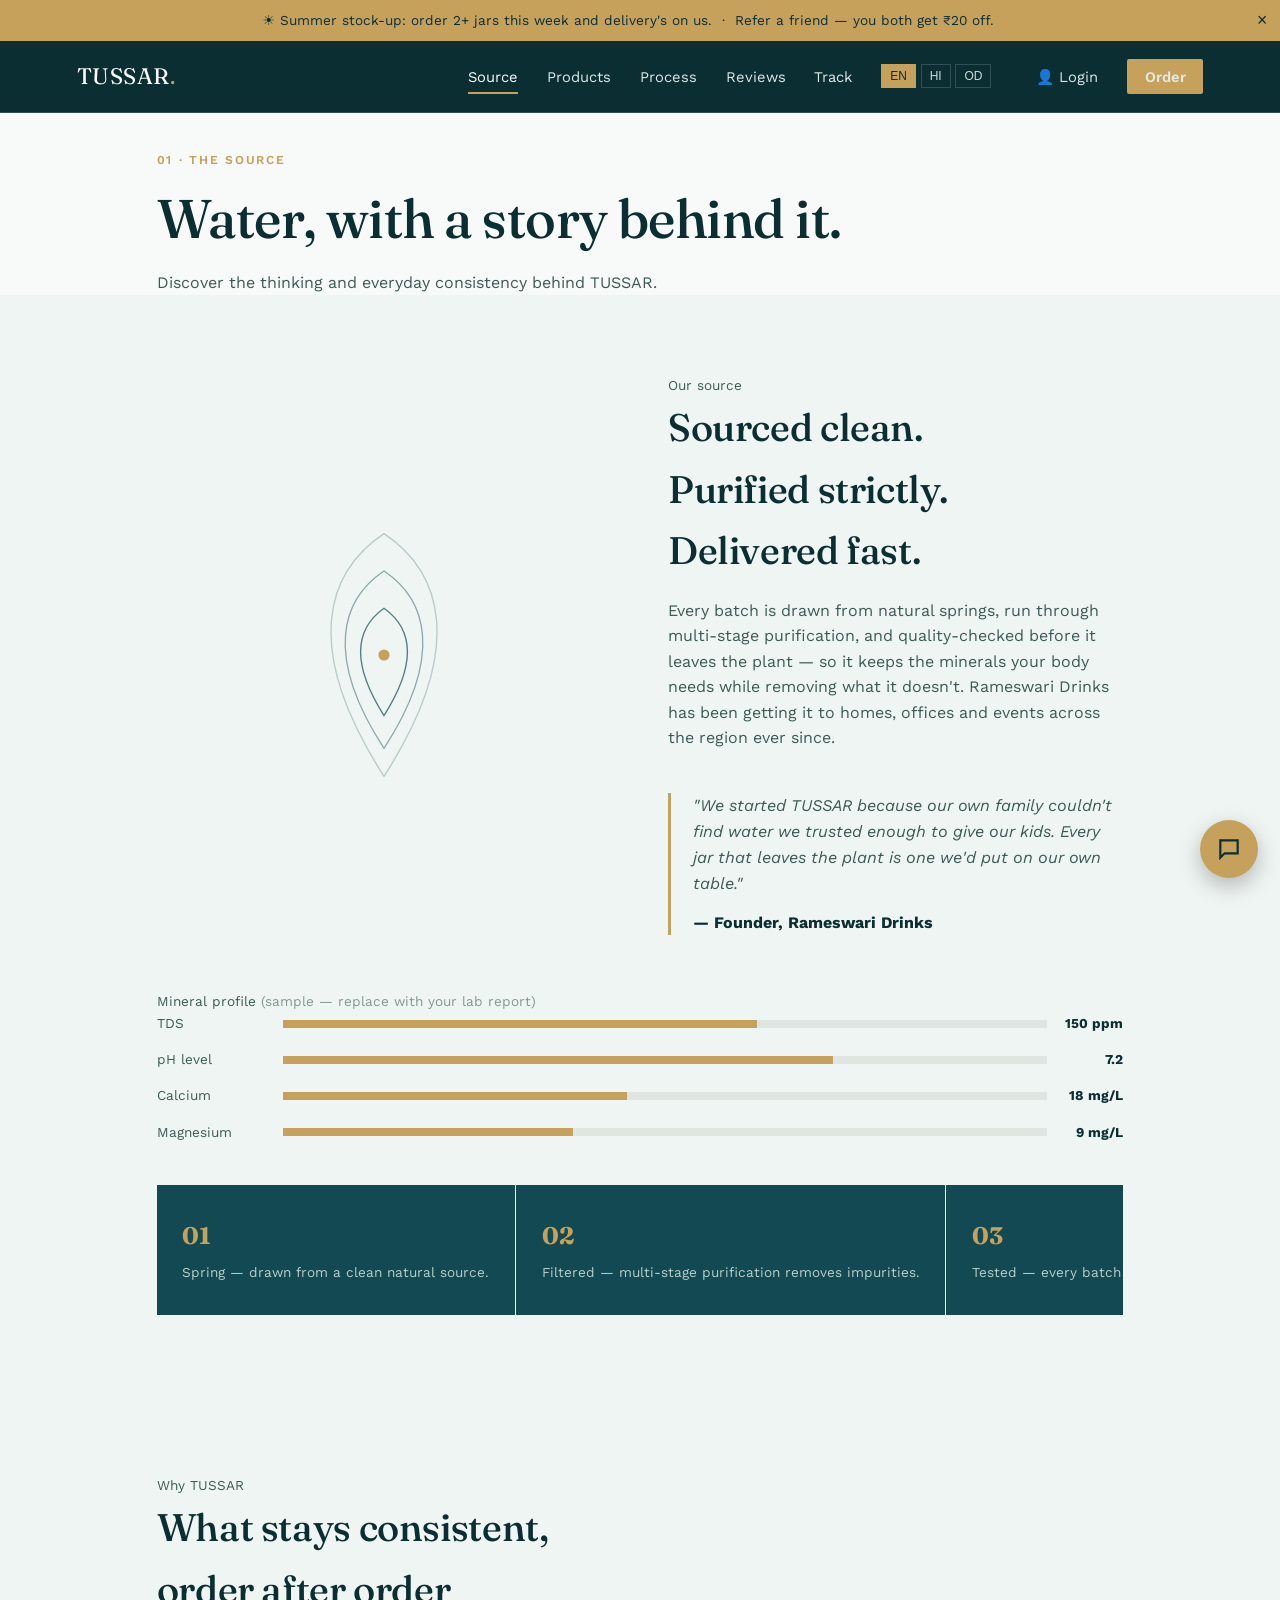
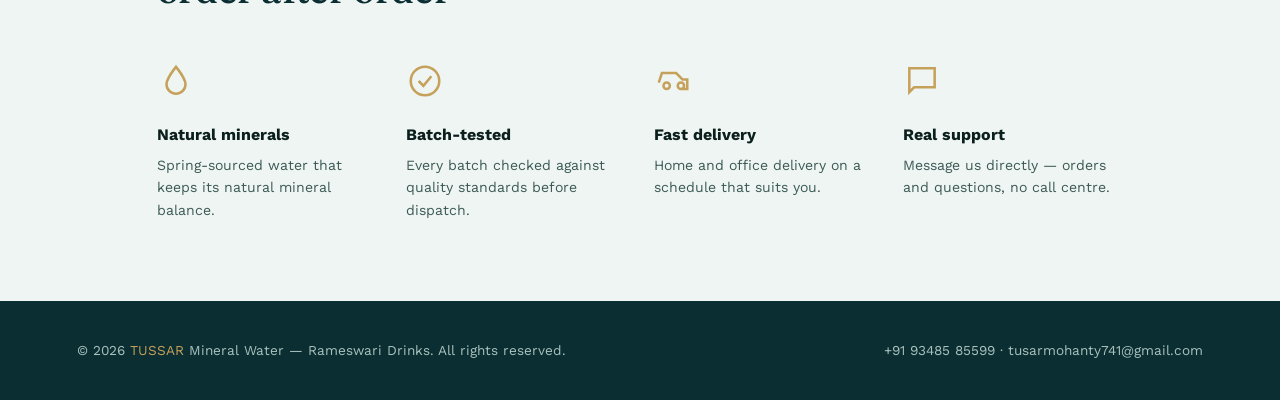
<file: about.html>
<!DOCTYPE html>
<html lang="en">
<head>
<meta charset="utf-8" />
<meta name="viewport" content="width=device-width, initial-scale=1, viewport-fit=cover" />
<title>Our Source & Story — TUSSAR</title>
<meta name="description" content="TUSSAR packaged drinking water — 1L bottles, 20L jars and 250ML box packs, sourced from natural springs and delivered fresh across your area. Order on WhatsApp." />
<meta property="og:title" content="TUSSAR — Water From the Source" />
<meta property="og:description" content="Pure, spring-sourced packaged drinking water, delivered fresh. 1L bottles ₹20, 20L jars ₹60, 250ML box packs ₹200." />
<meta property="og:type" content="website" />
<meta name="twitter:card" content="summary" />
<meta name="twitter:title" content="TUSSAR — Water From the Source" />
<meta name="twitter:description" content="Spring-sourced packaged drinking water, delivered fresh to your door." />
<link rel="preconnect" href="https://fonts.googleapis.com">
<link rel="preconnect" href="https://fonts.gstatic.com" crossorigin>
<link href="https://fonts.googleapis.com/css2?family=Fraunces:opsz,wght@9..144,300;9..144,500;9..144,600&family=Work+Sans:wght@400;500;600&display=swap" rel="stylesheet">
<style>
:root{
  --deep:#0B2E33; --teal:#124953; --mist:#EFF5F2; --paper:#F7FAF8;
  --stone:#3C5A55; --gold:#C6A15B; --ink:#0B1F1D; --line:rgba(255,255,255,.16);
}
:root:not([data-theme="light"]){}
@media (prefers-color-scheme: dark){ :root:not([data-theme="light"]){ } }
:root[data-theme="dark"]{}
*{box-sizing:border-box;margin:0;padding:0}
html{scroll-behavior:smooth;scroll-padding-top:env(safe-area-inset-top,0px)}
body{
  font-family:"Work Sans",system-ui,Arial,sans-serif;background:var(--paper);color:var(--ink);
  line-height:1.6;overflow-x:hidden;
  padding-top:env(safe-area-inset-top,0px);padding-bottom:env(safe-area-inset-bottom,0px);
}
h1,h2,h3{font-family:"Fraunces",Georgia,serif;font-weight:500;letter-spacing:-.01em;color:var(--deep)}
img,svg{max-width:100%}
a{color:inherit}
.wrap{max-width:1120px;margin:0 auto;padding:0 6vw}
.btn{display:inline-flex;align-items:center;gap:.5rem;background:var(--deep);color:#fff;border:none;
  padding:.85rem 1.6rem;border-radius:2px;font-size:.95rem;font-weight:600;cursor:pointer;text-decoration:none;
  transition:background .2s ease}
.btn:hover{background:var(--teal)}
.btn-ghost{background:transparent;border:1px solid var(--deep);color:var(--deep)}
.btn-ghost:hover{background:var(--deep);color:#fff}
.btn-gold{background:var(--gold);color:var(--deep)}
.btn-gold:hover{background:#b18e49}

/* NAV */
header.nav{position:sticky;top:env(safe-area-inset-top,0px);z-index:50;background:var(--deep);
  border-bottom:1px solid var(--line)}
.nav-row{display:flex;align-items:center;justify-content:space-between;padding:1.1rem 6vw;color:#fff}
.brand{font-family:"Fraunces",serif;font-size:1.4rem;color:#fff;letter-spacing:.02em}
.brand span{color:var(--gold)}
.nav-links{list-style:none;display:flex;gap:1.8rem;align-items:center}
.nav-links a{text-decoration:none;color:#dfeae6;font-size:.92rem}
.nav-links a:hover{color:#fff}
.nav-order{background:var(--gold);color:var(--deep);padding:.55rem 1.1rem;border-radius:2px;font-weight:600;font-size:.88rem}
.menu-btn{display:none;background:none;border:none;color:#fff;font-size:1.5rem;cursor:pointer}

/* HERO */
.hero{background:var(--deep);color:#EFF5F2;position:relative;overflow:hidden}
.hero .wrap{display:grid;grid-template-columns:1.1fr .9fr;gap:3rem;align-items:center;
  padding-top:5rem;padding-bottom:4rem;position:relative;z-index:2}
.hero h1{color:#fff;font-size:clamp(2.3rem,4.6vw,3.6rem);line-height:1.08;max-width:14ch}
.hero p.lead{max-width:42ch;color:#c9dad5;margin-top:1.2rem;font-size:1.05rem}
.hero .cta-row{display:flex;gap:1rem;margin-top:2rem;flex-wrap:wrap}
.hero .stats{display:flex;gap:2.2rem;margin-top:3rem;border-top:1px solid var(--line);padding-top:1.5rem}
.hero .stats div b{display:block;font-family:"Fraunces",serif;font-size:1.6rem;color:var(--gold)}
.hero .stats div span{font-size:.82rem;color:#a9c2bc}
.contour{position:absolute;inset:0;opacity:.5;z-index:1}

/* SECTION shell */
.section{padding:5rem 0}
.eyebrow{font-size:.85rem;color:var(--stone)}
.section h2{font-size:clamp(1.8rem,3vw,2.4rem);max-width:16ch}
.two-col{display:grid;grid-template-columns:1fr 1fr;gap:3.5rem;align-items:center}
.section p.body{color:var(--stone);max-width:56ch;margin-top:1rem}

/* ABOUT */
.about{background:var(--mist)}
.ring-art{aspect-ratio:1/1;display:flex;align-items:center;justify-content:center}

/* PRODUCTS */
.grid3{display:grid;grid-template-columns:repeat(3,1fr);gap:1.6rem;margin-top:2.6rem}
.card{background:var(--paper);border:1px solid #dfe6e2;padding:2rem 1.6rem;position:relative}
.card .icon{width:64px;height:64px;margin-bottom:1.2rem}
.card h3{font-size:1.15rem}
.card .price{font-family:"Fraunces",serif;font-size:1.7rem;color:var(--deep);margin:.6rem 0}
.card .price small{font-family:"Work Sans";font-size:.85rem;color:var(--stone);font-weight:400}
.card ul{margin:.8rem 0 1.4rem;padding-left:1.1rem;color:var(--stone);font-size:.9rem}
.card ul li{margin-bottom:.3rem}
.card .btn{width:100%;justify-content:center}

/* FEATURES */
.features-row{display:grid;grid-template-columns:repeat(4,1fr);gap:1.8rem;margin-top:2.6rem}
.feat h4{font-size:1rem;margin-bottom:.4rem}
.feat p{font-size:.88rem;color:var(--stone)}
.feat .icon{width:38px;height:38px;margin-bottom:.9rem;color:var(--gold)}

/* GALLERY */
.gallery{background:var(--deep);color:#EFF5F2}
.gallery h2{color:#fff}
.gal-grid{display:grid;grid-template-columns:repeat(4,1fr);gap:1px;margin-top:2.6rem;background:var(--line)}
.gal-tile{background:var(--teal);padding:2.2rem 1.2rem;display:flex;flex-direction:column;gap:1rem;min-height:190px}
.gal-tile .icon{width:34px;height:34px;color:var(--gold)}
.gal-tile h4{font-size:.95rem;color:#fff;font-weight:500;font-family:"Work Sans"}
.gal-tile p{font-size:.82rem;color:#b9cfc9}

/* REVIEWS */
.rev-grid{display:grid;grid-template-columns:repeat(3,1fr);gap:1.5rem;margin-top:2.6rem}
.rev-card{border-left:3px solid var(--gold);padding:.2rem 0 .2rem 1.2rem}
.rev-card p{font-style:italic;color:var(--stone)}
.rev-card b{display:block;margin-top:.8rem;font-size:.9rem;color:var(--deep)}
.rev-form{margin-top:2.6rem;display:grid;grid-template-columns:1fr 1fr auto;gap:.8rem}
.rev-form textarea{grid-column:1/4}
.rev-form input,.rev-form textarea{border:1px solid #cfd9d5;padding:.7rem;font-family:inherit;background:var(--paper)}

/* ORDER */
.order{background:var(--mist)}
.order-panel{display:grid;grid-template-columns:1fr 1fr;gap:3rem}
.order-form{display:grid;gap:.9rem}
.order-form input,.order-form select,.order-form textarea{
  border:1px solid #cfd9d5;padding:.8rem;font-family:inherit;font-size:.95rem;background:#fff}
.order-form label{font-size:.82rem;color:var(--stone);margin-bottom:-.4rem}
.total-row{font-family:"Fraunces",serif;font-size:1.3rem;color:var(--deep)}
.contact-card{background:var(--deep);color:#fff;padding:2.2rem}
.contact-card h3{color:#fff;font-size:1.2rem;margin-bottom:1.2rem}
.contact-card a{display:block;color:#dfeae6;text-decoration:none;margin-bottom:.7rem;font-size:.95rem}
.contact-card a:hover{color:var(--gold)}
.contact-intro{color:#a9c2bc;font-size:.88rem;margin:-.5rem 0 1.1rem}
.contact-action{display:flex!important;align-items:center;gap:.75rem;padding:.75rem .8rem;border:1px solid rgba(255,255,255,.14);border-radius:8px;margin-bottom:.65rem!important;background:rgba(255,255,255,.04)}
.contact-action span{display:flex;flex-direction:column;line-height:1.25}
.contact-action small{color:#a9c2bc;font-size:.72rem;margin-top:.15rem}
.order-actions{display:grid;grid-template-columns:1fr 1fr 1fr;gap:.65rem}
.order-actions .btn{width:100%;text-align:center;display:flex;align-items:center;justify-content:center;min-height:48px}
.btn-mail{background:#fff;color:var(--deep);border:1px solid var(--deep);font-family:inherit;font-weight:600;cursor:pointer}
.btn-call{background:var(--teal);color:#fff!important;border:1px solid var(--teal);text-decoration:none;font-family:inherit;font-weight:600}
.btn-mail:hover,.btn-call:hover{transform:translateY(-2px)}
.voice-order-btn{width:100%;margin-top:.7rem;border:1px dashed var(--gold);background:rgba(198,161,91,.08);color:var(--deep);padding:.75rem;font:600 .9rem "Work Sans",sans-serif;cursor:pointer;border-radius:2px}
.voice-order-btn:hover{background:rgba(198,161,91,.18);transform:translateY(-1px)}
.voice-order-status{font-size:.78rem;color:var(--stone);margin-top:.45rem}
.delivery-eta{margin-top:.8rem;padding:.75rem;border-left:3px solid var(--gold);background:rgba(198,161,91,.08);color:#dfeae6;font-size:.84rem;display:none}
.delivery-eta.show{display:block}
@media(max-width:700px){.order-actions{grid-template-columns:1fr}.order-actions .btn{min-height:52px}}

/* DELIVERY OPTIONS */
.delivery-options{display:grid;gap:.65rem;margin-top:.25rem}.delivery-option{display:flex;align-items:flex-start;gap:.6rem;border:1px solid #cfd9d5;background:#fff;padding:.7rem .8rem}.delivery-option input{margin-top:.25rem}.delivery-option strong{display:block;color:var(--deep);font-size:.9rem}.delivery-option small{display:block;color:var(--stone);font-size:.75rem}.delivery-base{font-size:.78rem;color:var(--stone);margin-top:.35rem}.delivery-base a{color:var(--deep);font-weight:600}.delivery-breakdown{font-size:.82rem;color:var(--stone)}
/* ORDER TRACKING */
.tracking{background:var(--paper)}
.track-box{max-width:760px;margin:2rem auto 0;background:#fff;border:1px solid #dfe6e2;padding:1.5rem}
.track-form{display:grid;grid-template-columns:1fr auto;gap:.7rem}
.track-form input{border:1px solid #cfd9d5;padding:.8rem;font-family:inherit;font-size:.95rem}
.track-result{display:none;margin-top:1.4rem;border-top:1px solid #dfe6e2;padding-top:1.3rem}
.track-result.show{display:block}
.track-id{font-family:"Fraunces",serif;color:var(--deep);font-size:1.15rem;margin-bottom:1rem}
.track-steps{display:grid;gap:.8rem}
.track-step{display:flex;align-items:center;gap:.8rem;color:#8a9b97}
.track-dot{width:28px;height:28px;border:2px solid #cfd9d5;border-radius:50%;display:grid;place-items:center;flex-shrink:0;font-size:.75rem}
.track-step.active{color:var(--deep);font-weight:600}
.track-step.active .track-dot{background:var(--gold);border-color:var(--gold);color:var(--deep)}
.track-note{font-size:.8rem;color:var(--stone);margin-top:1rem}
@media(max-width:560px){.track-form{grid-template-columns:1fr}.track-box{padding:1rem}}
/* FOOTER */
footer{background:var(--deep);color:#a9c2bc;padding:2.4rem 6vw;font-size:.85rem;
  display:flex;justify-content:space-between;flex-wrap:wrap;gap:.6rem}
footer span{color:var(--gold)}

/* ACCOUNT / LOGIN */
.account-btn{border:1px solid rgba(255,255,255,.28);background:transparent;color:#fff;padding:.55rem .8rem;border-radius:3px;cursor:pointer;font:600 .82rem "Work Sans",sans-serif;transition:.2s}
.account-btn:hover{background:var(--gold);color:var(--deep);border-color:var(--gold)}
.auth-overlay{position:fixed;inset:0;background:rgba(3,18,20,.72);backdrop-filter:blur(5px);z-index:200;display:none;align-items:center;justify-content:center;padding:1rem}
.auth-overlay.open{display:flex}
.auth-modal{width:min(430px,94vw);max-height:90vh;overflow:auto;background:#fff;border:1px solid #dfe6e2;box-shadow:0 20px 60px rgba(0,0,0,.3);padding:1.5rem;position:relative}
.auth-close{position:absolute;right:1rem;top:.8rem;border:none;background:none;font-size:1.5rem;color:var(--stone);cursor:pointer}
.auth-modal h2{font-size:1.7rem;margin-bottom:.25rem}
.auth-sub{font-size:.82rem;color:var(--stone);margin-bottom:1.2rem}
.auth-tabs{display:grid;grid-template-columns:1fr 1fr;border-bottom:1px solid #dfe6e2;margin-bottom:1rem}
.auth-tab{border:none;background:none;padding:.7rem;cursor:pointer;color:var(--stone);font-weight:600}
.auth-tab.active{color:var(--deep);border-bottom:2px solid var(--gold)}
.auth-form{display:grid;gap:.75rem}
.auth-form label{font-size:.78rem;color:var(--stone)}
.auth-form input{border:1px solid #cfd9d5;padding:.75rem;font:inherit;width:100%}
.auth-form button{margin-top:.25rem}
.auth-note{font-size:.72rem;color:#71817d;margin-top:.8rem;line-height:1.5}
.profile-panel{display:none}
.profile-panel.show{display:block}
.profile-head{display:flex;align-items:center;gap:.8rem;padding:.9rem;background:var(--mist);margin-bottom:1rem}
.profile-avatar{width:44px;height:44px;border-radius:50%;background:var(--deep);color:var(--gold);display:grid;place-items:center;font-size:1.1rem}
.profile-head strong{display:block;color:var(--deep)}
.profile-head small{color:var(--stone)}
.profile-card{border:1px solid #dfe6e2;padding:1rem;margin-bottom:.75rem}
.profile-card h3{font-size:1rem;margin-bottom:.7rem}
.profile-actions{display:grid;grid-template-columns:1fr 1fr;gap:.6rem}
.profile-actions button{padding:.7rem;border:1px solid #cfd9d5;background:#fff;cursor:pointer;font:600 .8rem "Work Sans",sans-serif}
.profile-actions button:hover{background:var(--mist)}
.order-history{display:grid;gap:.55rem}
.history-item{border:1px solid #dfe6e2;padding:.7rem;font-size:.8rem}
.history-item strong{color:var(--deep)}
.history-empty{font-size:.8rem;color:var(--stone)}
.payment-box{background:var(--mist);padding:.8rem;font-size:.8rem;color:var(--stone)}
@media(max-width:700px){.account-btn{padding:.5rem .65rem}.account-btn span{display:none}}
/* CHATBOT */
#chat-toggle{position:fixed;bottom:22px;right:22px;z-index:80;width:58px;height:58px;border-radius:50%;
  background:var(--gold);border:none;cursor:pointer;box-shadow:0 8px 22px rgba(0,0,0,.25);
  display:flex;align-items:center;justify-content:center}
#chat-toggle svg{width:26px;height:26px;color:var(--deep)}
#chat-panel{position:fixed;bottom:92px;right:22px;z-index:80;width:min(340px,88vw);height:min(460px,70vh);
  background:#fff;border:1px solid #dfe6e2;box-shadow:0 16px 40px rgba(0,0,0,.22);display:none;
  flex-direction:column;overflow:hidden}
#chat-panel.open{display:flex}
.chat-head{background:var(--deep);color:#fff;padding:.9rem 1.1rem}
.chat-head-row{display:flex;align-items:center;justify-content:space-between;gap:.5rem}
.chat-head b{font-family:"Fraunces",serif;font-weight:500}
.chat-head span{display:block;font-size:.78rem;color:#a9c2bc}
.chat-icon-btn{border:1px solid rgba(255,255,255,.25);background:transparent;color:#fff;border-radius:50%;width:32px;height:32px;cursor:pointer}
.chat-icon-btn.active{background:var(--gold);color:var(--deep)}
.chat-languages{display:flex;gap:.35rem;margin-top:.55rem}
.chat-lang{border:1px solid rgba(255,255,255,.3);background:transparent;color:#fff;padding:.25rem .5rem;border-radius:14px;font-size:.7rem;cursor:pointer}
.chat-lang.active{background:var(--gold);border-color:var(--gold);color:var(--deep)}
.chat-body{flex:1;overflow-y:auto;padding:.9rem;display:flex;flex-direction:column;gap:.6rem;background:var(--mist)}
.msg{max-width:85%;padding:.6rem .8rem;font-size:.88rem;border-radius:2px;line-height:1.45;white-space:pre-wrap}
.msg.bot{background:#fff;border:1px solid #dfe6e2;align-self:flex-start}
.msg.user{background:var(--deep);color:#fff;align-self:flex-end}
.chips{display:flex;flex-wrap:wrap;gap:.4rem;padding:.6rem .9rem;border-top:1px solid #eef1ef}
.chip{font-size:.76rem;border:1px solid var(--gold);color:var(--stone);background:#fff;padding:.35rem .6rem;border-radius:20px;cursor:pointer}
.chip:hover{background:var(--gold);color:var(--deep)}
.chat-input{display:flex;border-top:1px solid #eef1ef}
.chat-input input{flex:1;min-width:0;border:none;padding:.8rem;font-family:inherit;font-size:.88rem}
.chat-input button{border:none;background:var(--deep);color:#fff;padding:0 .8rem;cursor:pointer}
#chatMic.listening{background:var(--gold);color:var(--deep);animation:chatPulse 1s infinite}
@keyframes chatPulse{50%{transform:scale(1.08)}}

/* TRUST STRIP */
.trust{background:var(--paper);border-bottom:1px solid #dfe6e2}
.trust-row{display:flex;justify-content:space-between;gap:1.2rem;padding:1.4rem 0;flex-wrap:wrap}
.trust-item{display:flex;align-items:center;gap:.6rem;font-size:.85rem;color:var(--stone)}
.trust-item svg{width:20px;height:20px;color:var(--gold);flex-shrink:0}

/* PLANS */
.plans{background:var(--paper)}
.plan-row{display:grid;grid-template-columns:repeat(3,1fr);gap:1.6rem;margin-top:2.6rem}
.plan{border:1px solid #dfe6e2;padding:1.8rem}
.plan.pop{border-color:var(--gold);position:relative}
.plan.pop:before{content:"Most chosen";position:absolute;top:-12px;left:1.8rem;background:var(--gold);
  color:var(--deep);font-size:.72rem;font-weight:600;padding:.25rem .6rem}
.plan h4{font-family:"Fraunces",serif;font-size:1.1rem;color:var(--deep);margin-bottom:.4rem}
.plan .p{font-size:.88rem;color:var(--stone);margin-bottom:1rem}
.plan ul{padding-left:1.1rem;color:var(--stone);font-size:.88rem}
.plan ul li{margin-bottom:.3rem}

/* PINCODE CHECK */
.pincode-check{margin-top:1.4rem;display:flex;gap:.6rem}
.pincode-check input{flex:1;border:1px solid #cfd9d5;padding:.7rem;font-family:inherit;background:#fff}
#pincodeResult{margin-top:.7rem;font-size:.86rem}

/* FAQ ACCORDION */
.faq-list{margin-top:2.2rem;border-top:1px solid #dfe6e2}
.faq-item{border-bottom:1px solid #dfe6e2}
.faq-q{width:100%;text-align:left;background:none;border:none;padding:1.1rem 0;font-family:"Fraunces",serif;
  font-size:1.02rem;color:var(--deep);cursor:pointer;display:flex;justify-content:space-between;
  align-items:center;gap:1rem}
.faq-q span{font-size:1.2rem;color:var(--gold);flex-shrink:0}
.faq-a{max-height:0;overflow:hidden;color:var(--stone);font-size:.92rem;transition:max-height .25s ease}
.faq-item.open .faq-a{max-height:200px;padding-bottom:1.1rem}

@media (max-width:860px){
  .hero .wrap{grid-template-columns:1fr;padding-top:3rem}
  .contour{display:none}
  .two-col,.order-panel{grid-template-columns:1fr}
  .grid3,.features-row,.gal-grid,.rev-grid,.plan-row{grid-template-columns:1fr 1fr}

  /* Mobile navigation: keep the menu above the page and close it after navigation. */
  header.nav{position:sticky;top:env(safe-area-inset-top,0px);z-index:100}
  .nav-row{position:relative}
  .nav-links{
    display:none;
    position:absolute;
    top:100%;
    left:0;
    right:0;
    max-height:calc(100vh - 78px);
    overflow-y:auto;
    -webkit-overflow-scrolling:touch;
    background:var(--deep);
    flex-direction:column;
    align-items:center;
    gap:0;
    padding:1rem 6vw 1.25rem;
    border-top:1px solid var(--line);
    box-shadow:0 12px 24px rgba(0,0,0,.22);
  }
  .nav-links.open{display:flex}
  .nav-links li{width:100%;text-align:center}
  .nav-links a{
    display:block;
    padding:.9rem .5rem;
  }
  .nav-links .nav-order{margin:.5rem auto 0;width:max-content}
  .menu-btn{display:block;position:relative;z-index:101}
  .trust-row{justify-content:flex-start}
}
@media (max-width:560px){
  .grid3,.features-row,.gal-grid,.rev-grid,.plan-row{grid-template-columns:1fr}
  .rev-form{grid-template-columns:1fr}
  .rev-form textarea{grid-column:auto}
  #chat-panel{right:12px;bottom:84px;width:92vw}
  .pincode-check{flex-direction:column}
  footer{flex-direction:column;text-align:left}
}

/* PROGRESS BAR */
#scrollBar{position:fixed;top:env(safe-area-inset-top,0px);left:0;height:3px;background:var(--gold);
  width:0%;z-index:90;transition:width .1s linear}

/* SEASONAL BANNER */
#seasonBanner{background:var(--gold);color:var(--deep);text-align:center;font-size:.85rem;
  padding:.6rem 2.5rem .6rem 1rem;position:relative}
#seasonBanner button{position:absolute;right:.8rem;top:50%;transform:translateY(-50%);background:none;
  border:none;font-size:1.1rem;cursor:pointer;color:var(--deep)}

/* LANG TOGGLE */
.lang-toggle{display:flex;gap:.3rem;margin-right:1rem}
.lang-toggle button{background:none;border:1px solid var(--line);color:#c9dad5;font-size:.75rem;
  padding:.25rem .5rem;cursor:pointer}
.lang-toggle button.active{background:var(--gold);color:var(--deep);border-color:var(--gold)}
.lang-toggle button{position:relative;overflow:hidden;transition:transform .18s ease,box-shadow .18s ease,background .18s ease}
.lang-toggle button:active{transform:scale(.9)}
.lang-toggle button.lang-selected{animation:langPop .45s ease}
@keyframes langPop{
  0%{transform:scale(.9)}
  55%{transform:scale(1.12)}
  100%{transform:scale(1)}
}
.nav-links a{transition:color .2s ease,transform .2s ease}
.nav-links a:active{transform:scale(.94)}
.nav-links a.nav-clicked{animation:navTap .35s ease}
@keyframes navTap{
  50%{color:var(--gold);transform:scale(1.06)}
}

/* HERO ANIMATION */
@keyframes riseIn{from{opacity:0;transform:translateY(14px)}to{opacity:1;transform:translateY(0)}}
.hero .wrap>div:first-child>*{animation:riseIn .7s ease both}
.hero .wrap>div:first-child>*:nth-child(2){animation-delay:.08s}
.hero .wrap>div:first-child>*:nth-child(3){animation-delay:.16s}
.hero .wrap>div:first-child>*:nth-child(4){animation-delay:.24s}
.hero .wrap>div:first-child>*:nth-child(5){animation-delay:.32s}
@media (prefers-reduced-motion:reduce){.hero .wrap>div:first-child>*{animation:none}}

/* BULK TABLE */
.bulk-table{width:100%;border-collapse:collapse;font-size:.85rem;margin-top:.8rem}
.bulk-table td{padding:.35rem 0;color:var(--stone);border-top:1px solid #dfe6e2}
.bulk-table td:last-child{text-align:right;color:var(--deep);font-weight:600}

/* CORPORATE FORM */
.corp{background:var(--deep);color:#fff}
.corp h2{color:#fff}
.corp .body{color:#c9dad5}
.corp-form{display:grid;grid-template-columns:1fr 1fr;gap:.9rem;margin-top:2rem}
.corp-form textarea{grid-column:1/3}
.corp-form input,.corp-form textarea{border:1px solid var(--line);background:var(--teal);color:#fff;
  padding:.8rem;font-family:inherit}
.corp-form input::placeholder,.corp-form textarea::placeholder{color:#a9c2bc}
.corp-form button{grid-column:1/3;justify-self:start}

/* GEO + REPEAT */
.geo-link{background:none;border:none;color:var(--gold);text-decoration:underline;cursor:pointer;
  font-size:.82rem;padding:0;margin-top:.6rem}
.repeat-btn{font-size:.82rem;background:none;border:1px dashed var(--stone);color:var(--stone);
  padding:.5rem .8rem;cursor:pointer;margin-bottom:.4rem}

/* PRINT RECEIPT */
#receipt{display:none}
@media print{
  body *{visibility:hidden}
  #receipt,#receipt *{visibility:visible}
  #receipt{display:block;position:absolute;top:0;left:0;width:100%;padding:2rem}
}

@media (max-width:860px){
  .corp-form{grid-template-columns:1fr}
  .corp-form textarea,.corp-form button{grid-column:auto}
  .lang-toggle{margin:0 0 .6rem}
}

/* CUSTOM SCROLLBAR + CURSOR */
::-webkit-scrollbar{width:10px}
::-webkit-scrollbar-track{background:var(--mist)}
::-webkit-scrollbar-thumb{background:var(--gold);border:2px solid var(--mist)}
a,button,.btn,.chip,.faq-q{cursor:url('data:image/svg+xml;utf8,<svg xmlns="http://www.w3.org/2000/svg" width="22" height="22"><circle cx="11" cy="11" r="8" fill="none" stroke="%23C6A15B" stroke-width="2"/></svg>') 11 11,pointer}

/* WAVY DIVIDER */
.wave{display:block;width:100%;line-height:0;margin-top:-1px}
.wave svg{width:100%;height:60px;display:block}

/* RIPPLE */
.btn{position:relative;overflow:hidden}
.ripple{position:absolute;border-radius:50%;background:rgba(255,255,255,.5);transform:scale(0);
  animation:rippleAnim .55s ease-out;pointer-events:none}
@keyframes rippleAnim{to{transform:scale(3);opacity:0}}

/* LIQUID TEXT */
.liquid{font-family:"Fraunces",serif;font-size:clamp(2.2rem,7vw,4.5rem);font-weight:600;
  background:linear-gradient(0deg,var(--gold) 0%,var(--gold) 50%,#dcdfdd 50%,#dcdfdd 100%);
  background-size:100% 220%;background-position:0 100%;-webkit-background-clip:text;background-clip:text;
  color:transparent;transition:background-position 1.8s ease}
.liquid.filled{background-position:0 0}

/* CARD TILT + SHINE + TINTS */
.card{transition:transform .3s ease,box-shadow .3s ease;overflow:hidden}
.card:hover{transform:rotate(-.6deg) translateY(-4px);box-shadow:0 18px 30px rgba(11,46,51,.12)}
.card .icon{transition:transform .3s ease}
.card:hover .icon{transform:scale(1.06) rotate(2deg)}
.card.tint-blue{background:linear-gradient(180deg,#eef8fb,var(--paper) 40%)}
.card.tint-gold{background:linear-gradient(180deg,#fbf5e8,var(--paper) 40%)}
.card.tint-green{background:linear-gradient(180deg,#eef7f2,var(--paper) 40%)}

/* MINERAL CHART */
.mineral-row{display:flex;align-items:center;gap:1rem;margin-bottom:.9rem}
.mineral-row span{width:110px;font-size:.85rem;color:var(--stone);flex-shrink:0}
.mineral-bar{flex:1;height:8px;background:#dfe6e2}
.mineral-bar i{display:block;height:100%;background:var(--gold)}
.mineral-row b{width:60px;text-align:right;font-size:.85rem;color:var(--deep)}

/* JOURNEY SCROLL STRIP */
.journey{display:flex;gap:1px;overflow-x:auto;scroll-snap-type:x mandatory;margin-top:2.6rem;background:var(--line)}
.journey .step{scroll-snap-align:start;min-width:240px;background:var(--teal);color:#fff;padding:2rem 1.6rem;flex-shrink:0}
.journey .step b{display:block;font-family:"Fraunces",serif;font-size:1.5rem;color:var(--gold);margin-bottom:.4rem}
.journey .step p{font-size:.85rem;color:#b9cfc9}

/* FOUNDER NOTE */
.founder{border-left:3px solid var(--gold);padding-left:1.4rem;margin-top:2.6rem;max-width:60ch}
.founder p{font-style:italic;color:var(--stone);font-size:1.02rem}
.founder b{display:block;margin-top:.8rem;color:var(--deep);font-style:normal}

/* HERO DRIFT */
.hero{position:relative}
.hero:before{content:"";position:absolute;inset:0;z-index:0;
  background:radial-gradient(circle at 30% 40%,rgba(198,161,91,.18),transparent 55%),
             radial-gradient(circle at 75% 65%,rgba(20,83,92,.5),transparent 55%);
  background-size:180% 180%;animation:driftBg 16s ease-in-out infinite}
@keyframes driftBg{0%,100%{background-position:0% 0%}50%{background-position:100% 60%}}
@media (prefers-reduced-motion:reduce){.hero:before{animation:none}.liquid{transition:none}}

.badge-fresh{display:inline-flex;align-items:center;gap:.4rem;font-size:.78rem;color:var(--gold);
  border:1px solid var(--gold);padding:.3rem .7rem;border-radius:20px;margin-top:1rem}
</style>
<style>
body{opacity:0;transform:translateY(8px);transition:opacity .42s ease,transform .42s ease}body.page-ready{opacity:1;transform:none}body.page-leaving{opacity:0;transform:translateY(-8px)}
.nav-links a{position:relative;transition:color .25s ease,transform .25s ease}.nav-links a::after{content:"";position:absolute;left:0;right:0;bottom:-8px;height:2px;background:var(--gold);transform:scaleX(0);transition:transform .28s ease}.nav-links a:hover{transform:translateY(-2px)}.nav-links a:hover::after,.nav-links a.active::after{transform:scaleX(1)}.nav-links a.active{color:#fff}
.page-intro{padding:2.4rem 0 0;background:var(--paper)}.page-intro .wrap{display:flex;align-items:end;gap:2rem}.page-intro .kicker{font-size:.76rem;letter-spacing:.14em;text-transform:uppercase;color:var(--gold);font-weight:600}.page-intro h1{font-size:clamp(2rem,5vw,3.4rem);margin-top:.25rem}.page-intro p{max-width:50ch;color:var(--stone);margin-top:.5rem}.explore-grid{display:grid;grid-template-columns:repeat(4,1fr);gap:1rem;margin:2rem auto 0;max-width:1120px;padding:0 6vw 4rem}.explore-card{padding:1.35rem;background:#fff;border:1px solid #dfe6e2;text-decoration:none;transition:transform .3s ease,box-shadow .3s ease,border-color .3s ease}.explore-card:hover{transform:translateY(-6px);box-shadow:0 16px 35px rgba(11,46,51,.10);border-color:var(--gold)}.explore-card span{font-size:.72rem;color:var(--gold);font-weight:600;letter-spacing:.08em}.explore-card h3{margin:.35rem 0;font-size:1.15rem}.explore-card p{font-size:.82rem;color:var(--stone)}@media(max-width:760px){.page-intro .wrap{display:block}.explore-grid{grid-template-columns:1fr 1fr}}@media(max-width:480px){.explore-grid{grid-template-columns:1fr}}@media(prefers-reduced-motion:reduce){body,.nav-links a,.nav-links a::after,.explore-card{transition:none!important}}
</style></head><div class="auth-overlay" id="authOverlay" onclick="if(event.target===this)closeAuthModal()">
  <div class="auth-modal" role="dialog" aria-modal="true" aria-labelledby="authTitle">
    <button class="auth-close" type="button" onclick="closeAuthModal()" aria-label="Close">×</button>
    <h2 id="authTitle">Your TUSSAR Account</h2>
    <p class="auth-sub" id="authSub">Login to view your orders, profile and payment options.</p>

    <div id="authBox">
      <div class="auth-tabs">
        <button class="auth-tab active" id="loginTab" type="button" onclick="showAuthTab('login')">Login</button>
        <button class="auth-tab" id="signupTab" type="button" onclick="showAuthTab('signup')">Create account</button>
      </div>

      <form class="auth-form" id="loginForm" onsubmit="return loginCustomer(event)">
        <div><label>Email or mobile</label><input id="loginIdentity" required autocomplete="username" placeholder="Email or mobile number"></div>
        <div><label>Password</label><input id="loginPassword" type="password" required autocomplete="current-password" placeholder="Password"></div>
        <button class="btn btn-gold" type="submit">🔐 Login</button>
      </form>

      <form class="auth-form" id="signupForm" style="display:none" onsubmit="return signupCustomer(event)">
        <div><label>Full name</label><input id="signupName" required autocomplete="name" placeholder="Your name"></div>
        <div><label>Mobile</label><input id="signupPhone" required autocomplete="tel" placeholder="10-digit mobile"></div>
        <div><label>Email</label><input id="signupEmail" type="email" required autocomplete="email" placeholder="you@example.com"></div>
        <div><label>Password</label><input id="signupPassword" type="password" minlength="6" required autocomplete="new-password" placeholder="Minimum 6 characters"></div>
        <button class="btn btn-gold" type="submit">✨ Create account</button>
      </form>
      <p class="auth-note">Account UI is ready. For production, authentication, order history and payment records should be stored in a secure backend/database rather than browser storage.</p>
    </div>

    <div class="profile-panel" id="profilePanel">
      <div class="profile-head">
        <div class="profile-avatar" id="profileAvatar">T</div>
        <div><strong id="profileName">Customer</strong><small id="profileContact">—</small></div>
      </div>

      <div class="profile-card">
        <h3>📦 Order history</h3>
        <div class="order-history" id="orderHistory"></div>
      </div>

      <div class="profile-card">
        <h3>💳 Payments</h3>
        <div class="payment-box">Payment history and saved payment methods will appear here after the secure payment backend is connected.</div>
      </div>

      <div class="profile-card">
        <h3>👤 Profile</h3>
        <div class="profile-actions">
          <button type="button" onclick="showProfileMessage('Address book')">📍 Address book</button>
          <button type="button" onclick="showProfileMessage('Profile editing')">✏️ Edit profile</button>
        </div>
      </div>

      <button class="btn btn-ghost" type="button" style="width:100%;justify-content:center" onclick="logoutCustomer()">Log out</button>
      <p class="auth-note" id="profileMessage"></p>
    </div>
  </div>
</div>

<div id="scrollBar"></div>
<div id="seasonBanner" style="display:none">☀️ Summer stock-up: order 2+ jars this week and delivery's on us. &nbsp;·&nbsp; Refer a friend — you both get ₹20 off.
  <button onclick="dismissBanner()" aria-label="Dismiss">×</button>
</div>

<header class="nav"><div class="nav-row"><a class="brand" href="index.html" style="text-decoration:none">TUSSAR<span>.</span></a><ul class="nav-links" id="navLinks"><li><a href="about.html" data-page="about">Source</a></li><li><a href="products.html" data-page="products">Products</a></li><li><a href="process.html" data-page="process">Process</a></li><li><a href="reviews.html" data-page="reviews">Reviews</a></li><li><a href="track.html" data-page="track">Track</a></li><li class="lang-toggle"><button class="active" data-lang="en" onclick="setLang('en')">EN</button><button data-lang="hi" onclick="setLang('hi')">HI</button><button data-lang="or" onclick="setLang('or')">OD</button></li><li><a href="#" onclick="openAuthModal();return false;">👤 <span id="accountBtnText">Login</span></a></li><li><a href="order.html" class="nav-order" data-page="order">Order</a></li></ul><button class="menu-btn" id="menuBtn" aria-label="Menu">☰</button></div></header><div class="page-intro"><div class="wrap"><div><div class="kicker">01 · The source</div><h1>Water, with a story behind it.</h1><p>Discover the thinking and everyday consistency behind TUSSAR.</p></div></div></div><section class="section about" id="about">
  <div class="wrap two-col">
    <div class="ring-art">
      <svg viewBox="0 0 300 300" width="280">
        <g fill="none" stroke="#124953" stroke-width="1.4">
          <path d="M150 20 C 90 60, 60 140, 150 280 C 240 140, 210 60, 150 20 Z" opacity=".25"/>
          <path d="M150 60 C 105 90, 85 150, 150 250 C 215 150, 195 90, 150 60 Z" opacity=".45"/>
          <path d="M150 100 C 122 120, 112 155, 150 215 C 188 155, 178 120, 150 100 Z" opacity=".7"/>
        </g>
        <circle cx="150" cy="150" r="6" fill="#C6A15B"/>
      </svg>
    </div>
    <div>
      <p class="eyebrow">Our source</p>
      <h2>Sourced clean. Purified strictly. Delivered fast.</h2>
      <p class="body">Every batch is drawn from natural springs, run through multi-stage purification, and quality-checked before it leaves the plant — so it keeps the minerals your body needs while removing what it doesn't. Rameswari Drinks has been getting it to homes, offices and events across the region ever since.</p>

      <div class="founder">
        <p>"We started TUSSAR because our own family couldn't find water we trusted enough to give our kids. Every jar that leaves the plant is one we'd put on our own table."</p>
        <b>— Founder, Rameswari Drinks</b>
      </div>
    </div>
  </div>

  <div class="wrap" style="margin-top:3.5rem">
    <p class="eyebrow">Mineral profile <span style="opacity:.6">(sample — replace with your lab report)</span></p>
    <div class="mineral-row"><span>TDS</span><div class="mineral-bar"><i style="width:62%"></i></div><b>150 ppm</b></div>
    <div class="mineral-row"><span>pH level</span><div class="mineral-bar"><i style="width:72%"></i></div><b>7.2</b></div>
    <div class="mineral-row"><span>Calcium</span><div class="mineral-bar"><i style="width:45%"></i></div><b>18 mg/L</b></div>
    <div class="mineral-row"><span>Magnesium</span><div class="mineral-bar"><i style="width:38%"></i></div><b>9 mg/L</b></div>
  </div>

  <div class="wrap">
    <div class="journey">
      <div class="step"><b>01</b><p>Spring — drawn from a clean natural source.</p></div>
      <div class="step"><b>02</b><p>Filtered — multi-stage purification removes impurities.</p></div>
      <div class="step"><b>03</b><p>Tested — every batch checked before packaging.</p></div>
      <div class="step"><b>04</b><p>Delivered — sealed and sent straight to your door.</p></div>
    </div>
  </div>
</section><section class="section about">
  <div class="wrap">
    <p class="eyebrow">Why TUSSAR</p>
    <h2>What stays consistent, order after order</h2>
    <div class="features-row">
      <div class="feat"><svg class="icon" viewBox="0 0 24 24" fill="none" stroke="currentColor" stroke-width="1.6"><path d="M12 3c3 4 6 7.5 6 11a6 6 0 0 1-12 0c0-3.5 3-7 6-11z"/></svg>
        <h4>Natural minerals</h4><p>Spring-sourced water that keeps its natural mineral balance.</p></div>
      <div class="feat"><svg class="icon" viewBox="0 0 24 24" fill="none" stroke="currentColor" stroke-width="1.6"><circle cx="12" cy="12" r="9"/><path d="M8 12l3 3 5-6"/></svg>
        <h4>Batch-tested</h4><p>Every batch checked against quality standards before dispatch.</p></div>
      <div class="feat"><svg class="icon" viewBox="0 0 24 24" fill="none" stroke="currentColor" stroke-width="1.6"><path d="M3 13l2-6h9l4 4h3v6h-3M8 17a2 2 0 1 0 0-4 2 2 0 0 0 0 4zM17 17a2 2 0 1 0 0-4 2 2 0 0 0 0 4z"/></svg>
        <h4>Fast delivery</h4><p>Home and office delivery on a schedule that suits you.</p></div>
      <div class="feat"><svg class="icon" viewBox="0 0 24 24" fill="none" stroke="currentColor" stroke-width="1.6"><path d="M4 4h16v12H7l-3 3V4z"/></svg>
        <h4>Real support</h4><p>Message us directly — orders and questions, no call centre.</p></div>
    </div>
  </div>
</section><div id="receipt">
  <h2 style="font-family:Georgia">TUSSAR — Order Receipt</h2>
  <p id="rcpDate"></p><hr style="margin:1rem 0">
  <p id="rcpBody"></p>
</div>

<footer>
  <p>© 2026 <span>TUSSAR</span> Mineral Water — Rameswari Drinks. All rights reserved.</p>
  <p>+91 93485 85599 · tusarmohanty741@gmail.com</p>
</footer>

<button id="chat-toggle" aria-label="Chat with us">
  <svg viewBox="0 0 24 24" fill="none" stroke="currentColor" stroke-width="2"><path d="M4 4h16v12H8l-4 4V4z"/></svg>
</button>
<div id="chat-panel">
  <div class="chat-head">
    <div class="chat-head-row">
      <b id="chatTitle">TUSSAR Assistant</b>
      <button id="chatSpeakToggle" class="chat-icon-btn" type="button" title="Voice replies" aria-label="Toggle voice replies">🔊</button>
    </div>
    <span id="chatSubtitle">Ask in English, Hindi or Odia — type or speak.</span>
    <div class="chat-languages" role="group" aria-label="Chat language">
      <button type="button" data-chat-lang="en" class="chat-lang active">English</button>
      <button type="button" data-chat-lang="hi" class="chat-lang">हिंदी</button>
      <button type="button" data-chat-lang="or" class="chat-lang">ଓଡ଼ିଆ</button>
    </div>
  </div>
  <div class="chat-body" id="chatBody"></div>
  <div class="chips" id="chatChips"></div>
  <div class="chat-input">
    <input id="chatInput" placeholder="Type a question..." onkeydown="if(event.key==='Enter')sendChat()">
    <button id="chatMic" type="button" onclick="startVoiceChat()" title="Speak">🎙️</button>
    <button id="chatSend" type="button" onclick="sendChat()">Send</button>
  </div>
</div>

<script>
// mobile nav
const menuBtn=document.getElementById('menuBtn');
const navLinks=document.getElementById('navLinks');
const closeMobileNav=()=>navLinks.classList.remove('open');

menuBtn.onclick=()=>{
  const isOpen=navLinks.classList.toggle('open');
  menuBtn.setAttribute('aria-expanded',String(isOpen));
};

// Close the mobile menu before jumping to a section, so the destination is visible.
navLinks.querySelectorAll('a[href^="#"]').forEach(link=>{
  link.addEventListener('click',()=>{
    closeMobileNav();
    menuBtn.setAttribute('aria-expanded','false');
  });
});

// Close when tapping outside the header.
document.addEventListener('click',e=>{
  if(!e.target.closest('header.nav') && navLinks.classList.contains('open')){
    closeMobileNav();
    menuBtn.setAttribute('aria-expanded','false');
  }
});

// order total + whatsapp
function getDeliveryMode(){return document.querySelector('input[name="deliveryMode"]:checked')?.value||'standard';}
function getPriorityDeliveryFee(qty){const q=Math.max(1,Number(qty)||1);return Math.max(20,20+Math.max(0,Math.ceil((q-5)/5))*10);}
function calcTotal(){
 const sel=document.getElementById('oProduct');
 if(!sel)return {subtotal:0,priority:0,total:0};
 const price=+sel.options[sel.selectedIndex].dataset.price;
 const qty=Math.max(1,+document.getElementById('oQty').value||1);const subtotal=price*qty;
 const priority=getDeliveryMode()==='priority'?getPriorityDeliveryFee(qty):0;
 const subtotalEl=document.getElementById('oSubtotal');if(subtotalEl)subtotalEl.textContent=subtotal;
 const feeEl=document.getElementById('deliveryFee');if(feeEl)feeEl.textContent='₹'+priority;
 const label=document.getElementById('priorityFeeLabel');if(label)label.textContent='(+'+'₹'+getPriorityDeliveryFee(qty)+')';
 document.getElementById('oTotal').textContent=subtotal+priority;
 return {subtotal,priority,total:subtotal+priority};
}
calcTotal();
function generateOrderId(){
  const d=new Date();
  const date=d.getFullYear()+String(d.getMonth()+1).padStart(2,'0')+String(d.getDate()).padStart(2,'0');
  return 'TUS-'+date+'-'+Math.floor(1000+Math.random()*9000);
}
function sendOrder(e){
  e.preventDefault();
  const name=document.getElementById('oName').value;
  const phone=document.getElementById('oPhone').value;
  const sel=document.getElementById('oProduct');
  const product=sel.value;
  const qty=document.getElementById('oQty').value;
  const day=document.getElementById('oDay').value;
  const addr=document.getElementById('oAddr').value;
  const total=document.getElementById('oTotal').textContent;
  const lang=getCurrentLanguage();
  const productNames={
    en:{'1L':'1L Bottle','20L':'20L Jar','250ML':'250ML Box'},
    hi:{'1L':'1L बोतल','20L':'20L जार','250ML':'250ML बॉक्स'},
    or:{'1L':'1L ବୋତଲ','20L':'20L ଜାର','250ML':'250ML ବକ୍ସ'}
  };
  const labels={
    en:{intro:"Hi TUSSAR, I'd like to place an order.",name:'Name',phone:'Phone',product:'Product',qty:'Quantity',total:'Total',day:'Preferred day',address:'Address'},
    hi:{intro:'नमस्ते TUSSAR, मुझे ऑर्डर करना है।',name:'नाम',phone:'फोन',product:'उत्पाद',qty:'मात्रा',total:'कुल',day:'पसंदीदा दिन',address:'पता'},
    or:{intro:'ନମସ୍କାର TUSSAR, ମୁଁ ଅର୍ଡର କରିବାକୁ ଚାହୁଁଛି।',name:'ନାମ',phone:'ଫୋନ୍',product:'ଉତ୍ପାଦ',qty:'ପରିମାଣ',total:'ମୋଟ',day:'ପସନ୍ଦର ଦିନ',address:'ଠିକଣା'}
  }[lang];
  const displayProduct=productNames[lang][product];
  const order={name,phone,product,qty,addr,day,lang};
  try{localStorage.setItem('tussar_last_order',JSON.stringify(order));}catch(err){}
  const lines=[labels.intro,`${labels.name}: ${name}`,`${labels.phone}: ${phone}`,`${labels.product}: ${displayProduct}`,`${labels.qty}: ${qty}`,`${labels.total}: ₹${total}`];
  if(day)lines.push(`${labels.day}: ${day}`);
  lines.push(`${labels.address}: ${addr}`);
  const orderId=generateOrderId();
  lines.unshift('Order ID: '+orderId);
  attachOrderToCustomer({id:orderId,product,qty:Number(qty)||1,total,date:new Date().toLocaleString('en-IN')});
  try{localStorage.setItem('tussar_current_order_id',orderId);}catch(err){}
  window.open('https://wa.me/919348585599?text='+encodeURIComponent(lines.join('\\n')),'_blank');
  document.getElementById('rcpDate').textContent=new Date().toLocaleString();
  document.getElementById('rcpBody').innerHTML=`${labels.name}: ${name}<br>${labels.phone}: ${phone}<br>${labels.product}: ${displayProduct}<br>${labels.qty}: ${qty}<br>${labels.total}: ₹${total}<br>${day?`${labels.day}: ${day}<br>`:''}${labels.address}: ${addr}`;
  return false;
}
function repeatOrder(){
  try{
    const o=JSON.parse(localStorage.getItem('tussar_last_order'));
    if(!o)return;
    document.getElementById('oName').value=o.name||'';
    document.getElementById('oPhone').value=o.phone||'';
    document.getElementById('oProduct').value=o.product||'1L';
    document.getElementById('oQty').value=o.qty||1;
    document.getElementById('oDay').value=o.day||'';
    document.getElementById('oAddr').value=o.addr||'';
    calcTotal();
  }catch(e){}
}
(function(){
  try{
    const repeatBtn=document.getElementById('repeatBtn');
    if(repeatBtn&&localStorage.getItem('tussar_last_order')) repeatBtn.style.display='inline-block';
  }catch(e){}
})();

function sendOrderByEmail(){
  const lang=getCurrentLanguage();
  const product=document.getElementById('oProduct').value;
  const qty=document.getElementById('oQty').value;
  const name=document.getElementById('oName').value.trim();
  const phone=document.getElementById('oPhone').value.trim();
  const day=document.getElementById('oDay').value;
  const addr=document.getElementById('oAddr').value.trim();
  const total=document.getElementById('oTotal').textContent;
  const orderId=generateOrderId();
  try{localStorage.setItem('tussar_current_order_id',orderId);}catch(e){}
  const productNames={
    en:{'1L':'1L Bottle','20L':'20L Jar','250ML':'250ML Box'},
    hi:{'1L':'1L बोतल','20L':'20L जार','250ML':'250ML बॉक्स'},
    or:{'1L':'1L ବୋତଲ','20L':'20L ଜାର','250ML':'250ML ବକ୍ସ'}
  };
  const labels={
    en:{subject:'TUSSAR Water Order',intro:"I'd like to place an order.",name:'Name',phone:'Phone',product:'Product',qty:'Quantity',total:'Total',day:'Preferred day',address:'Delivery address'},
    hi:{subject:'TUSSAR पानी का ऑर्डर',intro:'मैं ऑर्डर करना चाहता/चाहती हूँ।',name:'नाम',phone:'फोन',product:'उत्पाद',qty:'मात्रा',total:'कुल',day:'पसंदीदा दिन',address:'डिलीवरी पता'},
    or:{subject:'TUSSAR ପାଣି ଅର୍ଡର',intro:'ମୁଁ ଏକ ଅର୍ଡର କରିବାକୁ ଚାହୁଁଛି।',name:'ନାମ',phone:'ଫୋନ୍',product:'ଉତ୍ପାଦ',qty:'ପରିମାଣ',total:'ମୋଟ',day:'ପସନ୍ଦର ଦିନ',address:'ଡେଲିଭରି ଠିକଣା'}
  }[lang];
  const lines=[
    'Order ID: '+orderId,
    labels.intro,
    labels.name+': '+name,
    labels.phone+': '+phone,
    labels.product+': '+(productNames[lang][product]||product),
    labels.qty+': '+qty,
    labels.total+': ₹'+total
  ];
  if(day)lines.push(labels.day+': '+day);
  lines.push(labels.address+': '+addr);
  window.location.href='mailto:tusarmohanty741@gmail.com?subject='+encodeURIComponent(labels.subject)+'&body='+encodeURIComponent(lines.join('\n'));
}

function sendCorpEnquiry(e){
  e.preventDefault();
  const company=document.getElementById('cCompany').value;
  const contact=document.getElementById('cContact').value;
  const qty=document.getElementById('cQty').value;
  const date=document.getElementById('cDate').value;
  const notes=document.getElementById('cNotes').value;
  const body=`Company: ${company}%0AContact: ${contact}%0AEstimated quantity: ${qty}%0ANeeded from: ${date}%0ANotes: ${notes}`;
  window.location.href=`mailto:tusarmohanty741@gmail.com?subject=${encodeURIComponent('Corporate/bulk enquiry — '+company)}&body=${body}`;
  return false;
}

// reviews (stored per-visitor only)
function loadReviews(){
  try{
    const saved=JSON.parse(localStorage.getItem('tussar_reviews')||'[]');
    const grid=document.getElementById('revGrid');
    if(!grid)return;
    saved.forEach(r=>{
      const d=document.createElement('div');
      d.className='rev-card';
      d.innerHTML=`<p>"${r.text}"</p><b>${r.name}</b>`;
      grid.appendChild(d);
    });
  }catch(e){}
}
function addReview(){
  const name=document.getElementById('rName').value.trim()||'Anonymous';
  const text=document.getElementById('rText').value.trim();
  if(!text)return;
  const grid=document.getElementById('revGrid');
  const d=document.createElement('div');
  d.className='rev-card';
  d.innerHTML=`<p>"${text}"</p><b>${name}</b>`;
  grid.appendChild(d);
  try{
    const saved=JSON.parse(localStorage.getItem('tussar_reviews')||'[]');
    saved.push({name,text});
    localStorage.setItem('tussar_reviews',JSON.stringify(saved));
  }catch(e){}
  document.getElementById('rName').value='';
  document.getElementById('rText').value='';
}
loadReviews();

// chatbot
const CHAT_DATA=[
  {k:{en:['what','product','sell','offer','water'],hi:['क्या','उत्पाद','प्रोडक्ट','बेच','पानी'],or:['କଣ','ଉତ୍ପାଦ','ପାଣି','ବିକ୍ରି']},
   a:{en:"TUSSAR is packaged drinking water sourced from natural springs, purified to strict standards. We offer 1L bottles, 20L jars and 250ML box packs.",
      hi:"TUSSAR प्राकृतिक झरनों से प्राप्त और सख्त मानकों के अनुसार शुद्ध किया गया पैकेज्ड ड्रिंकिंग वाटर है। हमारे पास 1L बोतल, 20L जार और 250ML बॉक्स पैक हैं।",
      or:"TUSSAR ପ୍ରାକୃତିକ ଝରଣାରୁ ଆସିଥିବା ଏବଂ କଠୋର ମାନ ଅନୁଯାୟୀ ଶୁଦ୍ଧ କରାଯାଇଥିବା ପ୍ୟାକେଜ୍ଡ ପାନୀୟ ଜଳ। 1L ବୋତଲ, 20L ଜାର ଏବଂ 250ML ବକ୍ସ ପ୍ୟାକ୍ ମିଳେ।"}},
  {k:{en:['price','cost','rate','how much','₹'],hi:['कीमत','दाम','रेट','कितना','मूल्य'],or:['ଦାମ','ମୂଲ୍ୟ','କେତେ','ରେଟ']},
   a:{en:"1L Bottle: ₹20 · 20L Jar: ₹60 · 250ML Box (24 bottles): ₹200 per box, minimum 2 boxes. Bulk pricing is available.",
      hi:"1L बोतल: ₹20 · 20L जार: ₹60 · 250ML बॉक्स (24 बोतल): ₹200 प्रति बॉक्स, न्यूनतम 2 बॉक्स। बड़े ऑर्डर पर बेहतर रेट मिल सकता है।",
      or:"1L ବୋତଲ: ₹20 · 20L ଜାର: ₹60 · 250ML ବକ୍ସ (24 ବୋତଲ): ପ୍ରତି ବକ୍ସ ₹200, ସର୍ବନିମ୍ନ 2 ବକ୍ସ। ବଲ୍କ ଅର୍ଡର ପାଇଁ ଭଲ ରେଟ୍ ମିଳିପାରେ।"}},
  {k:{en:['where','location','address','area','deliver','serve'],hi:['कहां','कहाँ','लोकेशन','पता','डिलीवरी','पहुंच'],or:['କେଉଁଠି','ସ୍ଥାନ','ଠିକଣା','ଡେଲିଭରି','ପହଞ୍ଚ']},
   a:{en:"We deliver to homes, offices and events across our local service area. Share your address on WhatsApp and we'll confirm the delivery zone.",
      hi:"हम अपने स्थानीय सेवा क्षेत्र में घरों, ऑफिस और इवेंट्स तक डिलीवरी करते हैं। WhatsApp पर पता भेजें, हम डिलीवरी क्षेत्र की पुष्टि करेंगे।",
      or:"ଆମେ ଆମର ସ୍ଥାନୀୟ ସେବା ଅଞ୍ଚଳରେ ଘର, ଅଫିସ୍ ଏବଂ ଇଭେଣ୍ଟକୁ ଡେଲିଭରି କରୁଛୁ। WhatsApp ରେ ଠିକଣା ପଠାନ୍ତୁ, ଆମେ ନିଶ୍ଚିତ କରିଦେବୁ।"}},
  {k:{en:['order','buy','purchase','how to'],hi:['ऑर्डर','आर्डर','खरीद','कैसे ऑर्डर'],or:['ଅର୍ଡର','କିଣିବା','କିପରି ଅର୍ଡର']},
   a:{en:"Tap the Order on WhatsApp button or fill the Order form. Your order details will open in WhatsApp.",
      hi:"Order on WhatsApp बटन दबाएं या Order form भरें। आपकी ऑर्डर जानकारी WhatsApp में खुल जाएगी।",
      or:"Order on WhatsApp ବଟନ୍ ଦବାନ୍ତୁ କିମ୍ବା Order form ପୂରଣ କରନ୍ତୁ। ଆପଣଙ୍କ ଅର୍ଡର ବିବରଣୀ WhatsApp ରେ ଖୋଲିବ।"}},
  {k:{en:['delivery','time','fast','when','arrive'],hi:['डिलीवरी','कब','समय','कितने समय'],or:['ଡେଲିଭରି','କେବେ','ସମୟ','କେତେ ସମୟ']},
   a:{en:"Most orders are delivered within 24 hours. Regular 20L jar refills can be scheduled.",
      hi:"अधिकांश ऑर्डर 24 घंटे के अंदर डिलीवर किए जाते हैं। 20L जार की नियमित रिफिल डिलीवरी भी तय की जा सकती है।",
      or:"ଅଧିକାଂଶ ଅର୍ଡର 24 ଘଣ୍ଟା ମଧ୍ୟରେ ଡେଲିଭରି ହୁଏ। 20L ଜାରର ନିୟମିତ ରିଫିଲ୍ ଡେଲିଭରି ମଧ୍ୟ ଧାର୍ଯ୍ୟ କରିହେବ।"}},
  {k:{en:['payment','pay','cod','cash','upi'],hi:['पेमेंट','भुगतान','कैश','यूपीआई','upi'],or:['ପେମେଣ୍ଟ','ଟଙ୍କା','କ୍ୟାଶ','ୟୁପିଆଇ']},
   a:{en:"We accept cash on delivery and UPI. Confirm your preferred method on WhatsApp.",
      hi:"हम Cash on Delivery और UPI स्वीकार करते हैं। WhatsApp पर अपना पसंदीदा तरीका बताएं।",
      or:"ଆମେ Cash on Delivery ଏବଂ UPI ଗ୍ରହଣ କରୁଛୁ। WhatsApp ରେ ଆପଣଙ୍କ ପସନ୍ଦର ପେମେଣ୍ଟ ପ୍ରକାର କୁହନ୍ତୁ।"}},
  {k:{en:['bulk','event','party','corporate','wholesale'],hi:['बल्क','इवेंट','पार्टी','कॉर्पोरेट','थोक'],or:['ବଲ୍କ','ଇଭେଣ୍ଟ','ପାର୍ଟି','କର୍ପୋରେଟ୍','ହୋଲସେଲ']},
   a:{en:"For events, offices or bulk orders, send quantity and date on WhatsApp for larger-order pricing.",
      hi:"इवेंट, ऑफिस या बड़े ऑर्डर के लिए मात्रा और तारीख WhatsApp पर भेजें। बड़े ऑर्डर के लिए बेहतर रेट मिल सकता है।",
      or:"ଇଭେଣ୍ଟ, ଅଫିସ୍ କିମ୍ବା ବଲ୍କ ଅର୍ଡର ପାଇଁ ପରିମାଣ ଏବଂ ତାରିଖ WhatsApp ରେ ପଠାନ୍ତୁ। ବଡ଼ ଅର୍ଡର ପାଇଁ ଭଲ ରେଟ୍ ମିଳିପାରେ।"}},
  {k:{en:['contact','phone','number','email','call'],hi:['कॉन्टैक्ट','संपर्क','फोन','नंबर','ईमेल','कॉल'],or:['ଯୋଗାଯୋଗ','ଫୋନ୍','ନମ୍ବର','ଇମେଲ୍','କଲ୍']},
   a:{en:"Call or WhatsApp +91 93485 85599, or email tusarmohanty741@gmail.com.",
      hi:"कॉल या WhatsApp करें: +91 93485 85599, या ईमेल करें: tusarmohanty741@gmail.com।",
      or:"କଲ୍ କିମ୍ବା WhatsApp କରନ୍ତୁ: +91 93485 85599, କିମ୍ବା ଇମେଲ୍ କରନ୍ତୁ: tusarmohanty741@gmail.com।"}},
  {k:{en:['jar','20l','can'],hi:['जार','20l','कैन'],or:['ଜାର','20l','କ୍ୟାନ୍']},
   a:{en:"The 20L Jar is ₹60, reusable and ideal for homes and offices. A regular refill schedule can be set up.",
      hi:"20L जार ₹60 का है, दोबारा उपयोग किया जा सकता है और घर व ऑफिस के लिए अच्छा है। नियमित रिफिल शेड्यूल बनाया जा सकता है।",
      or:"20L ଜାରର ଦାମ ₹60। ଏହା ପୁନଃବ୍ୟବହାରଯୋଗ୍ୟ ଏବଂ ଘର ଓ ଅଫିସ୍ ପାଇଁ ଭଲ। ନିୟମିତ ରିଫିଲ୍ ସ୍କେଡ୍ୟୁଲ୍ କରିହେବ।"}},
  {k:{en:['bottle','1l'],hi:['बोतल','1l'],or:['ବୋତଲ','1l']},
   a:{en:"The 1L Bottle is ₹20 — perfect for daily hydration.",
      hi:"1L बोतल ₹20 की है — रोज़ाना पीने के लिए सुविधाजनक।",
      or:"1L ବୋତଲର ଦାମ ₹20 — ଦୈନିକ ପାଣି ପିଇବା ପାଇଁ ଭଲ।"}},
  {k:{en:['box','250','event pack'],hi:['बॉक्स','250','इवेंट पैक'],or:['ବକ୍ସ','250','ଇଭେଣ୍ଟ ପ୍ୟାକ୍']},
   a:{en:"The 250ML Box has 24 bottles and costs ₹200 per box, with a minimum order of 2 boxes.",
      hi:"250ML बॉक्स में 24 बोतलें होती हैं और कीमत ₹200 प्रति बॉक्स है। न्यूनतम ऑर्डर 2 बॉक्स है।",
      or:"250ML ବକ୍ସରେ 24ଟି ବୋତଲ ଥାଏ ଏବଂ ପ୍ରତି ବକ୍ସ ₹200। ସର୍ବନିମ୍ନ ଅର୍ଡର 2ଟି ବକ୍ସ।"}},
  {k:{en:['quality','safe','pure','mineral','clean'],hi:['गुणवत्ता','सुरक्षित','शुद्ध','मिनरल','साफ'],or:['ଗୁଣବତ୍ତା','ସୁରକ୍ଷିତ','ଶୁଦ୍ଧ','ମିନେରାଲ୍','ସଫା']},
   a:{en:"Our water is spring-sourced and purified through a multi-stage process, with quality testing before dispatch.",
      hi:"हमारा पानी प्राकृतिक झरनों से प्राप्त होता है और मल्टी-स्टेज प्रक्रिया से शुद्ध किया जाता है, फिर गुणवत्ता जांच के बाद भेजा जाता है।",
      or:"ଆମ ପାଣି ପ୍ରାକୃତିକ ଝରଣାରୁ ଆସେ ଏବଂ ମଲ୍ଟି-ଷ୍ଟେଜ୍ ପ୍ରକ୍ରିୟାରେ ଶୁଦ୍ଧ କରାଯାଏ। ପଠାଇବା ପୂର୍ବରୁ ଗୁଣବତ୍ତା ପରୀକ୍ଷା ହୁଏ।"}},
  {k:{en:['hi','hello','hey'],hi:['नमस्ते','नमस्कार','हैलो','हाय'],or:['ନମସ୍କାର','ହେଲୋ','ହାଏ']},
   a:{en:"Hello! I'm the TUSSAR assistant. Ask me about products, prices, delivery or ordering.",
      hi:"नमस्ते! मैं TUSSAR Assistant हूँ। आप प्रोडक्ट, कीमत, डिलीवरी या ऑर्डर के बारे में पूछ सकते हैं।",
      or:"ନମସ୍କାର! ମୁଁ TUSSAR Assistant। ଆପଣ ଉତ୍ପାଦ, ଦାମ, ଡେଲିଭରି କିମ୍ବା ଅର୍ଡର ବିଷୟରେ ପଚାରିପାରିବେ।"}},
  {k:{en:['plan','subscription','weekly','refill','recurring'],hi:['प्लान','सब्सक्रिप्शन','साप्ताहिक','रिफिल','नियमित'],or:['ପ୍ଲାନ୍','ସବ୍ସକ୍ରିପସନ୍','ସାପ୍ତାହିକ','ରିଫିଲ୍','ନିୟମିତ']},
   a:{en:"We offer a weekly Home Refill plan for the 20L jar and custom recurring schedules for offices and bulk buyers.",
      hi:"20L जार के लिए Weekly Home Refill plan और ऑफिस व बड़े खरीदारों के लिए custom recurring schedules उपलब्ध हैं।",
      or:"20L ଜାର ପାଇଁ Weekly Home Refill plan ଏବଂ ଅଫିସ୍ ଓ ବଡ଼ କ୍ରେତାଙ୍କ ପାଇଁ custom recurring schedule ମିଳେ।"}},
  {k:{en:['pincode','pin code','minimum order','return jar','weekend'],hi:['पिनकोड','पिन कोड','न्यूनतम ऑर्डर','जार वापस','वीकेंड'],or:['ପିନକୋଡ୍','ପିନ କୋଡ୍','ସର୍ବନିମ୍ନ ଅର୍ଡର','ଜାର ଫେରାଇବା','ସପ୍ତାହାନ୍ତ']},
   a:{en:"Use the pincode checker in the Order section. The 20L jar is returnable, 250ML boxes have a minimum of 2, and delivery is available on weekends.",
      hi:"Order section में pincode checker इस्तेमाल करें। 20L जार returnable है, 250ML बॉक्स के लिए न्यूनतम 2 बॉक्स हैं और weekend delivery उपलब्ध है।",
      or:"Order section ରେ pincode checker ବ୍ୟବହାର କରନ୍ତୁ। 20L ଜାର ଫେରାଇପାରିବେ, 250ML ବକ୍ସର ସର୍ବନିମ୍ନ 2ଟି ଏବଂ weekend delivery ଉପଲବ୍ଧ।"}}
];

const CHAT_TEXT={
  en:{welcome:"Hi! Ask me about products, price, delivery area or how to order.",placeholder:"Type a question...",send:"Send",fallback:"I'm not sure about that. Please message TUSSAR on WhatsApp at +91 93485 85599 and we'll help.",listening:"Listening..."},
  hi:{welcome:"नमस्ते! प्रोडक्ट, कीमत, डिलीवरी या ऑर्डर के बारे में पूछें।",placeholder:"अपना सवाल लिखें...",send:"भेजें",fallback:"मुझे इसका सही जवाब नहीं मिला। WhatsApp पर +91 93485 85599 पर TUSSAR को मैसेज करें।",listening:"सुन रहा हूँ..."},
  or:{welcome:"ନମସ୍କାର! ଉତ୍ପାଦ, ଦାମ, ଡେଲିଭରି କିମ୍ବା ଅର୍ଡର ବିଷୟରେ ପଚାରନ୍ତୁ।",placeholder:"ଆପଣଙ୍କ ପ୍ରଶ୍ନ ଲେଖନ୍ତୁ...",send:"ପଠାନ୍ତୁ",fallback:"ମୁଁ ଏହାର ସଠିକ୍ ଉତ୍ତର ଦେଇପାରୁନି। +91 93485 85599 ରେ WhatsApp ରେ TUSSAR କୁ ମେସେଜ୍ କରନ୍ତୁ।",listening:"ଶୁଣୁଛି..."}
};

let chatLanguage=getCurrentLanguage();
let voiceReplies=true;
let recognition=null;

function detectChatLanguage(text){
  if(/[\u0B00-\u0B7F]/.test(text))return 'or';
  if(/[\u0900-\u097F]/.test(text))return 'hi';
  return chatLanguage;
}

function parseOrderRequest(text){
  const t=String(text||'').toLowerCase();
  let product=null;
  if(/250\s*ml|250ml|box|boxes|ବକ୍ସ|बॉक्स/.test(t)) product='250ML';
  else if(/20\s*l|20l|20\s*litre|20\s*liter|jar|जार|ଜାର/.test(t)) product='20L';
  else if(/1\s*l|1l|1\s*litre|1\s*liter|bottle|बोतल|ବୋତଲ/.test(t)) product='1L';
  const digit=t.match(/(?:^|\D)(\d{1,3})(?:\D|$)/);
  const wordNums={one:1,two:2,three:3,four:4,five:5,six:6,seven:7,eight:8,nine:9,ten:10,एक:1,दो:2,तीन:3,चार:4,पांच:5,पाँच:5,छह:6,सात:7,आठ:8,नौ:9,दस:10,ଏକ:1,ଦୁଇ:2,ତିନି:3,ଚାରି:4,ପାଞ୍ଚ:5,ଛଅ:6,ସାତ:7,ଆଠ:8,ନଅ:9,ଦଶ:10};
  let qty=digit?Number(digit[1]):null;
  if(!qty){for(const [word,n] of Object.entries(wordNums)){if(t.includes(word)){qty=n;break;}}}
  if(product==='250ML' && (!qty || qty<2)) qty=qty||2;
  return {product,qty:qty||null};
}
function productLabel(product,lang){
  const labels={en:{'1L':'1L bottle','20L':'20L jar','250ML':'250ML box'},hi:{'1L':'1L बोतल','20L':'20L जार','250ML':'250ML बॉक्स'},or:{'1L':'1L ବୋତଲ','20L':'20L ଜାର','250ML':'250ML ବକ୍ସ'}};
  return labels[lang]?.[product]||labels.en[product];
}
function prepareOrderFromRequest(text){
  const parsed=parseOrderRequest(text);
  if(!parsed.product)return null;
  document.getElementById('oProduct').value=parsed.product;
  document.getElementById('oQty').value=parsed.qty||1;
  calcTotal();
  document.getElementById('order').scrollIntoView({behavior:'smooth',block:'start'});
  return parsed;
}
function smartOrderReply(q,lang){
  const parsed=parseOrderRequest(q);
  if(!parsed.product)return null;
  const qty=parsed.qty||1;
  const label=productLabel(parsed.product,lang);
  const total=document.getElementById('oTotal')?.textContent||'';
  const replies={
    en:'Got it — I detected '+qty+' × '+label+'. I’ve filled the order form for you (total ₹'+total+'). Add your name, phone and address, then choose WhatsApp, email or call.',
    hi:'समझ गया — मैंने '+qty+' × '+label+' पहचाना है। मैंने order form भर दिया है (कुल ₹'+total+')। अब नाम, फोन और पता भरकर WhatsApp, email या call चुनें।',
    or:'ବୁଝିଲି — ମୁଁ '+qty+' × '+label+' ଚିହ୍ନଟ କରିଛି। ମୁଁ order form ଭରିଦେଇଛି (ମୋଟ ₹'+total+')। ଏବେ ନାମ, ଫୋନ୍ ଓ ଠିକଣା ଦେଇ WhatsApp, email କିମ୍ବା call ବାଛନ୍ତୁ।'
  };
  return replies[lang];
}
function botReply(q){
  const lang=detectChatLanguage(q);
  const smart=smartOrderReply(q,lang);
  if(smart)return smart;
  const t=q.toLowerCase();
  let best=null,score=0;
  CHAT_DATA.forEach(f=>{
    const keys=f.k[lang]||f.k.en;
    const s=keys.reduce((n,k)=>n+(t.includes(k.toLowerCase())?1:0),0);
    if(s>score){score=s;best=f;}
  });
  if(/eta|delivery time|when.*deliver|कब.*डिलीवरी|डिलीवरी.*कब|ଡେଲିଭରି.*କେବେ|କେବେ.*ଡେଲିଭରି/.test(t)){
    return {
      en:'For a deliverable pincode, the site can show an estimated delivery window. Final ETA is confirmed by TUSSAR after the order is received.',
      hi:'डिलीवरी वाले पिनकोड के लिए साइट अनुमानित delivery window दिखा सकती है। ऑर्डर मिलने के बाद TUSSAR final ETA confirm करेगा।',
      or:'ଡେଲିଭରି ଯୋଗ୍ୟ ପିନକୋଡ୍ ପାଇଁ ସାଇଟ୍ ଅନୁମାନିତ delivery window ଦେଖାଇପାରେ। ଅର୍ଡର ମିଳିବା ପରେ TUSSAR final ETA confirm କରିବ।'
    }[lang];
  }
  return best?best.a[lang]||best.a.en:CHAT_TEXT[lang].fallback;
}

function speakChat(text,lang){
  if(!voiceReplies || !('speechSynthesis' in window))return;
  window.speechSynthesis.cancel();
  const u=new SpeechSynthesisUtterance(text);
  u.lang=lang==='or'?'or-IN':lang==='hi'?'hi-IN':'en-IN';
  const voices=window.speechSynthesis.getVoices();
  const wanted=lang==='or'?'or':lang==='hi'?'hi':'en';
  const voice=voices.find(v=>v.lang.toLowerCase().startsWith(wanted));
  if(voice)u.voice=voice;
  window.speechSynthesis.speak(u);
}

function pushMsg(text,cls,lang=chatLanguage){
  const body=document.getElementById('chatBody');
  const d=document.createElement('div');
  d.className='msg '+cls;
  d.textContent=text;
  body.appendChild(d);
  body.scrollTop=body.scrollHeight;
  if(cls==='bot')speakChat(text,lang);
}

function sendChat(){
  const inp=document.getElementById('chatInput');
  const val=inp.value.trim();
  if(!val)return;
  const lang=detectChatLanguage(val);
  chatLanguage=lang;
  try{localStorage.setItem('tussar_chat_language',lang);}catch(e){}
  updateChatLanguageUI();
  pushMsg(val,'user',lang);
  inp.value='';
  setTimeout(()=>pushMsg(botReply(val),'bot',lang),300);
}

function updateChatLanguageUI(){
  const d=CHAT_TEXT[chatLanguage];
  document.getElementById('chatInput').placeholder=d.placeholder;
  document.getElementById('chatSend').textContent=d.send;
  document.querySelectorAll('.chat-lang').forEach(b=>b.classList.toggle('active',b.dataset.chatLang===chatLanguage));
}

function setChatLanguage(lang){
  if(!CHAT_TEXT[lang])return;
  chatLanguage=lang;
  try{localStorage.setItem('tussar_chat_language',lang);}catch(e){}
  updateChatLanguageUI();
  // Keep the whole site language in sync with the chat language.
  setLang(lang,{scrollToTop:false,animate:false});
  const chips=document.getElementById('chatChips');
  chips.innerHTML='';
  getQuickQuestions().forEach(q=>{
    const b=document.createElement('button');
    b.className='chip';b.textContent=q.text;
    b.onclick=()=>{document.getElementById('chatInput').value=q.value;sendChat();};
    chips.appendChild(b);
  });
}

function getQuickQuestions(){
  return chatLanguage==='hi'
    ? [{text:'कीमत क्या है?',value:'कीमत क्या है?'},{text:'कैसे ऑर्डर करें?',value:'कैसे ऑर्डर करें?'},{text:'डिलीवरी कहाँ है?',value:'डिलीवरी कहाँ है?'}]
    : chatLanguage==='or'
    ? [{text:'ଦାମ କେତେ?',value:'ଦାମ କେତେ?'},{text:'କିପରି ଅର୍ଡର କରିବି?',value:'କିପରି ଅର୍ଡର କରିବି?'},{text:'ଡେଲିଭରି କେଉଁଠି?',value:'ଡେଲିଭରି କେଉଁଠି?'}]
    : [{text:'What are the prices?',value:'What are the prices?'},{text:'How do I order?',value:'How do I order?'},{text:'Where do you deliver?',value:'Where do you deliver?'}];
}

function startVoiceChat(){
  const SR=window.SpeechRecognition||window.webkitSpeechRecognition;
  const mic=document.getElementById('chatMic');
  if(!SR){
    pushMsg(chatLanguage==='hi'?'आपके ब्राउज़र में voice input उपलब्ध नहीं है।':chatLanguage==='or'?'ଆପଣଙ୍କ ବ୍ରାଉଜରରେ voice input ଉପଲବ୍ଧ ନାହିଁ।':'Voice input is not available in this browser.','bot',chatLanguage);
    return;
  }
  if(recognition){recognition.stop();recognition=null;mic.classList.remove('listening');return;}
  recognition=new SR();
  recognition.lang=chatLanguage==='or'?'or-IN':chatLanguage==='hi'?'hi-IN':'en-IN';
  recognition.interimResults=false;
  recognition.maxAlternatives=1;
  recognition.onstart=()=>{mic.classList.add('listening');document.getElementById('chatInput').placeholder=CHAT_TEXT[chatLanguage].listening;};
  recognition.onresult=e=>{
    const text=e.results[0][0].transcript;
    document.getElementById('chatInput').value=text;
    sendChat();
  };
  recognition.onerror=()=>{
    mic.classList.remove('listening');recognition=null;updateChatLanguageUI();
  };
  recognition.onend=()=>{
    mic.classList.remove('listening');recognition=null;updateChatLanguageUI();
  };
  recognition.start();
}
function startVoiceOrder(){
  const SR=window.SpeechRecognition||window.webkitSpeechRecognition;
  const status=document.getElementById('voiceOrderStatus');
  if(!SR){status.textContent='Voice ordering is not available in this browser.';return;}
  const r=new SR();
  r.lang=chatLanguage==='or'?'or-IN':chatLanguage==='hi'?'hi-IN':'en-IN';
  r.interimResults=false;r.maxAlternatives=1;
  status.textContent=CHAT_TEXT[chatLanguage].listening+' Say the product and quantity.';
  r.onresult=e=>{
    const spoken=e.results[0][0].transcript;
    const parsed=prepareOrderFromRequest(spoken);
    if(parsed)status.textContent='Voice order detected: '+(parsed.qty||1)+' × '+productLabel(parsed.product,chatLanguage);
    else status.textContent='I could not detect the product. Try “2 twenty litre jars”.';
  };
  r.onerror=()=>{status.textContent=CHAT_TEXT[chatLanguage].fallback;};
  r.start();
}

function initChat(){
  try{
    const saved=localStorage.getItem('tussar_chat_language');
    if(saved&&CHAT_TEXT[saved])chatLanguage=saved;
  }catch(e){}
  updateChatLanguageUI();
  document.querySelectorAll('.chat-lang').forEach(b=>b.onclick=()=>setChatLanguage(b.dataset.chatLang));
  document.getElementById('chatSpeakToggle').onclick=()=>{
    voiceReplies=!voiceReplies;
    document.getElementById('chatSpeakToggle').classList.toggle('active',voiceReplies);
    if(!voiceReplies&&'speechSynthesis' in window)window.speechSynthesis.cancel();
  };
  const chips=document.getElementById('chatChips');
  getQuickQuestions().forEach(q=>{
    const b=document.createElement('button');
    b.className='chip';b.textContent=q.text;
    b.onclick=()=>{document.getElementById('chatInput').value=q.value;sendChat();};
    chips.appendChild(b);
  });
  pushMsg(CHAT_TEXT[chatLanguage].welcome,'bot',chatLanguage);
}
initChat();

document.getElementById('chat-toggle').onclick=()=>document.getElementById('chat-panel').classList.toggle('open');

// Order tracking UI — frontend demo until the TUSSAR backend is connected.
function trackOrder(e){
  e.preventDefault();
  const id=document.getElementById('trackOrderId').value.trim().toUpperCase();
  const result=document.getElementById('trackResult');
  if(!/^TUS-[A-Z0-9-]+$/.test(id)){
    result.innerHTML='<p class="track-note">Please enter a valid TUSSAR Order ID.</p>';
    result.classList.add('show');
    return false;
  }
  const steps=['Order Placed','Order Confirmed','Preparing Order','Out for Delivery','Delivered'];
  result.innerHTML='<div class="track-id">Order ID: '+id+'</div><div class="track-steps">'+steps.map((s,i)=>'<div class="track-step '+(i===0?'active':'')+'"><span class="track-dot">'+(i===0?'✓':i+1)+'</span><span>'+s+'</span></div>').join('')+'</div><p class="track-note">Current demo status: Order Placed. Live status updates will be connected to the TUSSAR order backend.</p>';
  result.classList.add('show');
  return false;
}

// FAQ accordion
function toggleFaq(btn){
  const item=btn.parentElement;
  const wasOpen=item.classList.contains('open');
  document.querySelectorAll('.faq-item').forEach(f=>f.classList.remove('open'));
  if(!wasOpen)item.classList.add('open');
}

// pincode checker — replace this list with your real delivery pincodes
const DELIVERY_PINCODES=['760001','760002','760003','760004','761001','761002'];
function showDeliveryEta(pincode){
  const eta=document.getElementById('deliveryEta');
  if(!eta)return;
  eta.textContent=chatLanguage==='hi'
    ? 'Estimated delivery: 24–48 hours after order confirmation. Final ETA will be confirmed by TUSSAR.'
    : chatLanguage==='or'
    ? 'ଅନୁମାନିତ ଡେଲିଭରି: ଅର୍ଡର କନଫର୍ମ ହେବା ପରେ 24–48 ଘଣ୍ଟା। Final ETA TUSSAR କନଫର୍ମ କରିବ।'
    : 'Estimated delivery: 24–48 hours after order confirmation. Final ETA will be confirmed by TUSSAR.';
  eta.classList.add('show');
}
function checkPincode(){
  const val=document.getElementById('pinInput').value.trim();
  const out=document.getElementById('pincodeResult');
  const eta=document.getElementById('deliveryEta');
  if(eta)eta.classList.remove('show');
  if(!/^\d{6}$/.test(val)){out.textContent='Enter a valid 6-digit pincode.';return;}
  if(DELIVERY_PINCODES.includes(val)){
    out.textContent='Good news — we deliver to your area. Place your order above.';
    showDeliveryEta(val);
  }else{
    out.textContent="We're not listed there yet — message us on WhatsApp and we'll confirm.";
  }
}

// scroll progress
window.addEventListener('scroll',()=>{
  const h=document.documentElement;
  const pct=(h.scrollTop)/(h.scrollHeight-h.clientHeight)*100;
  document.getElementById('scrollBar').style.width=pct+'%';
});

// seasonal / referral banner
(function(){
  try{
    if(!localStorage.getItem('tussar_banner_dismissed')) document.getElementById('seasonBanner').style.display='block';
  }catch(e){ document.getElementById('seasonBanner').style.display='block'; }
})();
function dismissBanner(){
  document.getElementById('seasonBanner').style.display='none';
  try{localStorage.setItem('tussar_banner_dismissed','1');}catch(e){}
}

// geolocation delivery check — replace with your real service-area centre
const SERVICE_CENTER={lat:19.3149,lng:84.7941}; // Berhampur, Odisha
const SERVICE_RADIUS_KM=15;
function checkMyLocation(){
  const out=document.getElementById('pincodeResult');
  if(!navigator.geolocation){out.textContent='Location isn\'t available on this device — try the pincode field.';return;}
  out.textContent='Checking your location...';
  navigator.geolocation.getCurrentPosition(pos=>{
    const {latitude:lat,longitude:lng}=pos.coords;
    const R=6371,dLat=(lat-SERVICE_CENTER.lat)*Math.PI/180,dLng=(lng-SERVICE_CENTER.lng)*Math.PI/180;
    const a=Math.sin(dLat/2)**2+Math.cos(lat*Math.PI/180)*Math.cos(SERVICE_CENTER.lat*Math.PI/180)*Math.sin(dLng/2)**2;
    const dist=R*2*Math.atan2(Math.sqrt(a),Math.sqrt(1-a));
    out.textContent = dist<=SERVICE_RADIUS_KM
      ? `You're about ${dist.toFixed(1)}km from our base — within our delivery area.`
      : `You're about ${dist.toFixed(0)}km away — message us on WhatsApp to confirm delivery.`;
  },()=>{out.textContent='Could not access your location — try the pincode field instead.'});
}

// language toggle — partial coverage (nav + hero); extend I18N to cover more text
const I18N={
  en:{navSource:'Source',navProducts:'Products',navProcess:'Process',navReviews:'Reviews',navOrder:'Order',
    heroTitle:'Water, the way the spring intended it.',
    heroLead:"TUSSAR sources from clean natural springs and purifies to strict standards, so every bottle reaches your door pure, mineral‑balanced and fresh — never treated to taste like nothing at all.",
    heroCta1:'Order on WhatsApp',heroCta2:'View products'},
  hi:{navSource:'स्रोत',navProducts:'उत्पाद',navProcess:'प्रक्रिया',navReviews:'समीक्षा',navOrder:'ऑर्डर',
    heroTitle:'पानी, जैसा झरने ने चाहा था।',
    heroLead:'TUSSAR स्वच्छ प्राकृतिक झरनों से पानी लेकर सख्त मानकों से शुद्ध करता है, ताकि हर बोतल शुद्ध और ताज़ा आपके दरवाज़े तक पहुंचे।',
    heroCta1:'व्हाट्सएप पर ऑर्डर करें',heroCta2:'उत्पाद देखें'},
  or:{navSource:'ଉତ୍ସ',navProducts:'ଉତ୍ପାଦ',navProcess:'ପ୍ରକ୍ରିୟା',navReviews:'ସମୀକ୍ଷା',navOrder:'ଅର୍ଡର',
    heroTitle:'ପାଣି, ଝରଣା ଯେମିତି ଚାହିଁଥିଲା ସେମିତି।',
    heroLead:'TUSSAR ପରିଷ୍କାର ପ୍ରାକୃତିକ ଝରଣାରୁ ପାଣି ସଂଗ୍ରହ କରି କଠୋର ମାନ ଅନୁଯାୟୀ ଶୁଦ୍ଧ କରିଥାଏ।',
    heroCta1:'ୱାଟସ୍‌ଆପରେ ଅର୍ଡର କରନ୍ତୁ',heroCta2:'ଉତ୍ପାଦ ଦେଖନ୍ତୁ'}
};

function getCurrentLanguage(){
  try{
    const saved=localStorage.getItem('tussar_language');
    return I18N[saved] ? saved : 'en';
  }catch(e){return 'en';}
}

function openWhatsAppOrder(product){
  const lang=getCurrentLanguage();
  const messages={
    en:{general:"Hi TUSSAR, I'd like to place an order.",'1L':"Hi TUSSAR, I'd like to order 1L bottles.",'20L':"Hi TUSSAR, I'd like to order a 20L jar.",'250ML':"Hi TUSSAR, I'd like to order 250ML boxes."},
    hi:{general:'नमस्ते TUSSAR, मुझे ऑर्डर करना है।','1L':'नमस्ते TUSSAR, मुझे 1L बोतलें ऑर्डर करनी हैं।','20L':'नमस्ते TUSSAR, मुझे 20L जार ऑर्डर करना है।','250ML':'नमस्ते TUSSAR, मुझे 250ML बॉक्स ऑर्डर करने हैं।'},
    or:{general:'ନମସ୍କାର TUSSAR, ମୁଁ ଅର୍ଡର କରିବାକୁ ଚାହୁଁଛି।','1L':'ନମସ୍କାର TUSSAR, ମୁଁ 1L ବୋତଲ ଅର୍ଡର କରିବାକୁ ଚାହୁଁଛି।','20L':'ନମସ୍କାର TUSSAR, ମୁଁ 20L ଜାର ଅର୍ଡର କରିବାକୁ ଚାହୁଁଛି।','250ML':'ନମସ୍କାର TUSSAR, ମୁଁ 250ML ବକ୍ସ ଅର୍ଡର କରିବାକୁ ଚାହୁଁଛି।'}
  };
  const text=messages[lang][product||'general'];
  window.open('https://wa.me/919348585599?text='+encodeURIComponent(text),'_blank');
}

function setLang(lang,options={}){
  if(!I18N[lang])lang='en';
  try{localStorage.setItem('tussar_language',lang);}catch(e){}
  if(typeof CHAT_TEXT!=='undefined'){
    chatLanguage=lang;
    try{localStorage.setItem('tussar_chat_language',lang);}catch(e){}
    if(typeof updateChatLanguageUI==='function')updateChatLanguageUI();
  }
  const d=I18N[lang];
  document.documentElement.lang=lang==='or'?'or':lang;
  document.querySelectorAll('[data-i18n]').forEach(el=>{
    const key=el.getAttribute('data-i18n');
    if(d[key])el.textContent=d[key];
  });
  document.querySelectorAll('.lang-toggle button').forEach(b=>{
    b.classList.toggle('active',b.dataset.lang===lang);
    b.classList.remove('lang-selected');
  });
  const selected=document.querySelector(`.lang-toggle button[data-lang="${lang}"]`);
  if(selected){void selected.offsetWidth;selected.classList.add('lang-selected');}
  if(navLinks){
    navLinks.classList.remove('open');
    if(menuBtn)menuBtn.setAttribute('aria-expanded','false');
  }
  if(options.scrollToTop!==false)window.scrollTo({top:0,behavior:'smooth'});
  if(options.animate!==false){
    const hero=document.querySelector('.hero');
    if(hero){
      hero.classList.remove('language-updated');void hero.offsetWidth;
      hero.classList.add('language-updated');
      setTimeout(()=>hero.classList.remove('language-updated'),650);
    }
  }
}

// Restore the last language selected by this visitor. It remains until they change it.
setLang(getCurrentLanguage(),{scrollToTop:false,animate:false});

// Small click feedback for buttons and navigation links.
document.querySelectorAll('.btn').forEach(btn=>{
  btn.addEventListener('click',function(e){
    const r=document.createElement('span');
    r.className='ripple';
    const rect=this.getBoundingClientRect();
    r.style.left=(e.clientX-rect.left-10)+'px';
    r.style.top=(e.clientY-rect.top-10)+'px';
    r.style.width=r.style.height='20px';
    this.appendChild(r);
    setTimeout(()=>r.remove(),550);
  });
});
document.querySelectorAll('.nav-links a').forEach(link=>{
  link.addEventListener('click',function(){
    this.classList.remove('nav-clicked');
    void this.offsetWidth;
    this.classList.add('nav-clicked');
    setTimeout(()=>this.classList.remove('nav-clicked'),400);
  });
});

// liquid word fills in when scrolled into view
const liquidEl=document.getElementById('liquidWord');
if(liquidEl && 'IntersectionObserver' in window){
  new IntersectionObserver((entries)=>{
    entries.forEach(en=>{ if(en.isIntersecting) liquidEl.classList.add('filled'); });
  },{threshold:.5}).observe(liquidEl);
}

// freshness badge — shows today's date
(function(){
  const el=document.getElementById('freshBadge');
  if(el){ const d=new Date().toLocaleDateString('en-IN',{day:'numeric',month:'short'});
    el.textContent='💧 This batch bottled '+d; }
})();

/* CUSTOMER ACCOUNT */
let currentCustomer=null;
function getCustomers(){
  try{return JSON.parse(localStorage.getItem('tussar_customers')||'[]');}catch(e){return [];}
}
function saveCustomers(list){try{localStorage.setItem('tussar_customers',JSON.stringify(list));}catch(e){}}
function openAuthModal(){
  document.getElementById('authOverlay').classList.add('open');
  const logged=localStorage.getItem('tussar_logged_customer');
  if(logged){
    try{currentCustomer=JSON.parse(logged);showProfilePanel();}catch(e){showAuthPanel();}
  }else showAuthPanel();
}
function closeAuthModal(){document.getElementById('authOverlay').classList.remove('open');}
function showAuthPanel(){
  document.getElementById('authBox').style.display='block';
  document.getElementById('profilePanel').classList.remove('show');
}
function showAuthTab(tab){
  const login=tab==='login';
  document.getElementById('loginForm').style.display=login?'grid':'none';
  document.getElementById('signupForm').style.display=login?'none':'grid';
  document.getElementById('loginTab').classList.toggle('active',login);
  document.getElementById('signupTab').classList.toggle('active',!login);
}
function signupCustomer(e){
  e.preventDefault();
  const name=document.getElementById('signupName').value.trim();
  const phone=document.getElementById('signupPhone').value.trim();
  const email=document.getElementById('signupEmail').value.trim().toLowerCase();
  const password=document.getElementById('signupPassword').value;
  if(password.length<6){alert('Password must be at least 6 characters.');return false;}
  const customers=getCustomers();
  if(customers.some(c=>c.email===email||c.phone===phone)){alert('An account with this email or mobile already exists.');return false;}
  // Demo-only local account. Do not use this storage approach for production authentication.
  const customer={id:'CUST-'+Date.now(),name,phone,email,password,orders:[]};
  customers.push(customer);saveCustomers(customers);
  currentCustomer={...customer};delete currentCustomer.password;
  localStorage.setItem('tussar_logged_customer',JSON.stringify(currentCustomer));
  showProfilePanel();
  return false;
}
function loginCustomer(e){
  e.preventDefault();
  const identity=document.getElementById('loginIdentity').value.trim().toLowerCase();
  const password=document.getElementById('loginPassword').value;
  const customer=getCustomers().find(c=>(c.email===identity||c.phone===identity)&&c.password===password);
  if(!customer){alert('Invalid login details.');return false;}
  currentCustomer={...customer};delete currentCustomer.password;
  localStorage.setItem('tussar_logged_customer',JSON.stringify(currentCustomer));
  showProfilePanel();
  return false;
}
function showProfilePanel(){
  document.getElementById('authBox').style.display='none';
  document.getElementById('profilePanel').classList.add('show');
  const c=currentCustomer||{};
  document.getElementById('profileName').textContent=c.name||'Customer';
  document.getElementById('profileContact').textContent=c.email||c.phone||'';
  document.getElementById('profileAvatar').textContent=(c.name||'C').charAt(0).toUpperCase();
  renderOrderHistory();
  document.getElementById('accountBtnText').textContent='Profile';
}
function renderOrderHistory(){
  const box=document.getElementById('orderHistory');
  const orders=currentCustomer?.orders||[];
  if(!orders.length){box.innerHTML='<div class="history-empty">No orders in your account yet. Your future account-linked orders will appear here.</div>';return;}
  box.innerHTML=orders.slice().reverse().map(o=>'<div class="history-item"><strong>'+o.id+'</strong><br>'+o.product+' × '+o.qty+' — ₹'+o.total+'<br><span>'+o.date+'</span></div>').join('');
}
function logoutCustomer(){
  localStorage.removeItem('tussar_logged_customer');
  currentCustomer=null;
  document.getElementById('accountBtnText').textContent='Login';
  showAuthPanel();
  showAuthTab('login');
}
function showProfileMessage(msg){
  document.getElementById('profileMessage').textContent=msg+' will be connected to the customer backend.';
}
function attachOrderToCustomer(order){
  if(!currentCustomer)return;
  const customers=getCustomers();
  const idx=customers.findIndex(c=>c.id===currentCustomer.id);
  if(idx<0)return;
  customers[idx].orders=customers[idx].orders||[];
  customers[idx].orders.push(order);
  saveCustomers(customers);
  currentCustomer={...customers[idx]};delete currentCustomer.password;
  localStorage.setItem('tussar_logged_customer',JSON.stringify(currentCustomer));
  renderOrderHistory();
}
(function initCustomerAccount(){
  try{
    const saved=localStorage.getItem('tussar_logged_customer');
    if(saved){currentCustomer=JSON.parse(saved);document.getElementById('accountBtnText').textContent='Profile';}
  }catch(e){}
})();

</script>
<script>(function(){const p=(location.pathname.split('/').pop()||'index.html').toLowerCase();const m={'index.html':'home','about.html':'about','products.html':'products','process.html':'process','reviews.html':'reviews','track.html':'track','order.html':'order'};const c=m[p]||'home';document.addEventListener('DOMContentLoaded',()=>{document.body.classList.add('page-ready');document.querySelectorAll('.nav-links a[data-page]').forEach(a=>{if(a.dataset.page===c)a.classList.add('active');a.addEventListener('click',e=>{e.preventDefault();document.body.classList.add('page-leaving');setTimeout(()=>location.href=a.href,220)})})})})();</script></body>
</html>
<style>.hero.language-updated .wrap>div:first-child>*{animation:languageRefresh .6s ease both}
@keyframes languageRefresh{
  0%{opacity:.35;transform:translateY(10px)}
  100%{opacity:1;transform:translateY(0)}
}</style>
</file>
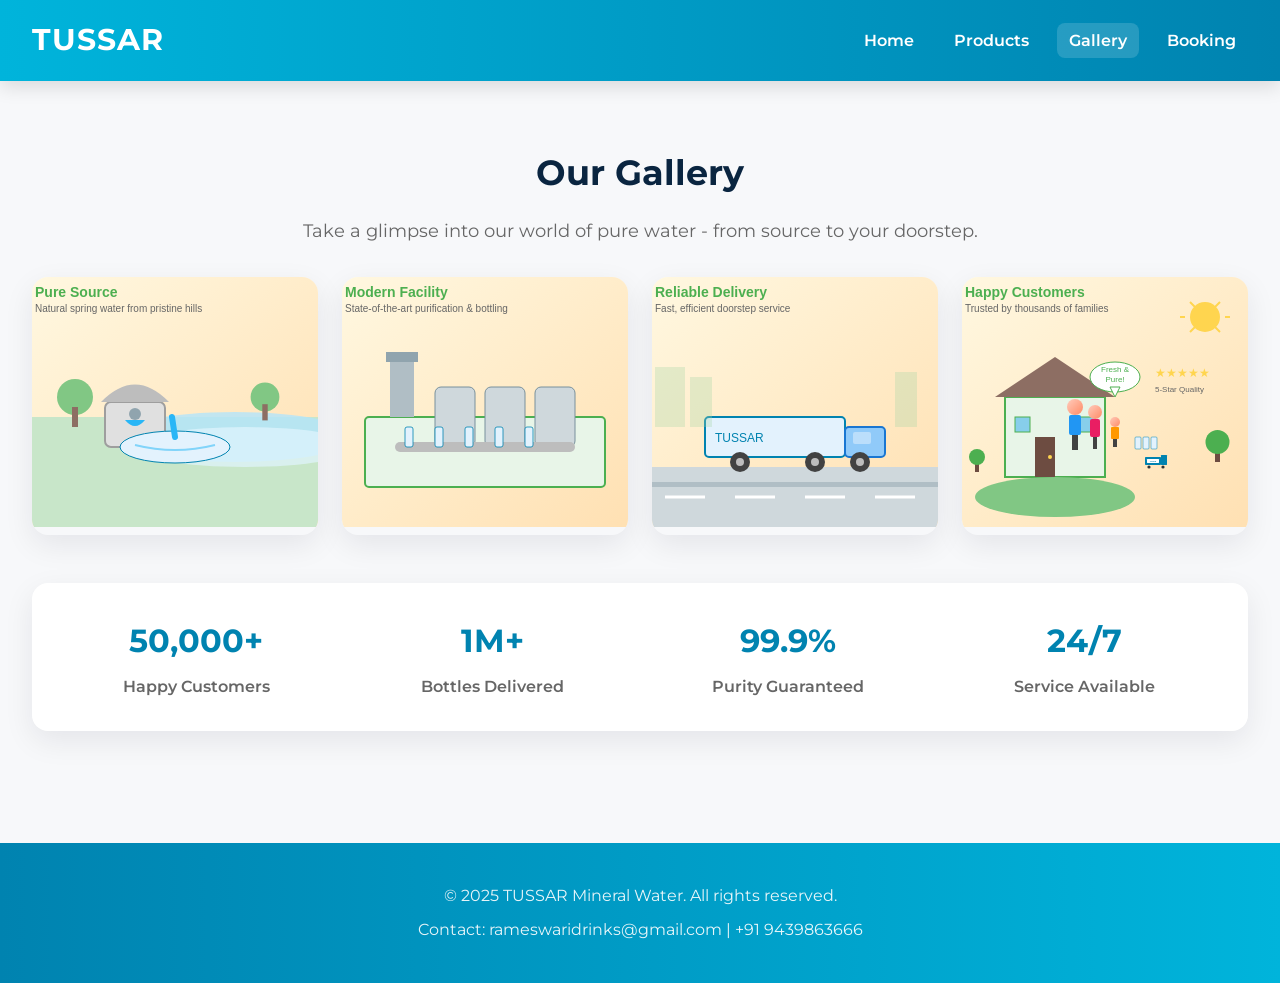
<file: gallery.html>
<!DOCTYPE html>
<html lang="en">
<head>
<meta charset="UTF-8" />
<meta name="viewport" content="width=device-width, initial-scale=1.0" />
<title>Gallery - TUSSAR Mineral Water</title>
<link rel="stylesheet" href="style.css" />
<link href="https://fonts.googleapis.com/css2?family=Montserrat:wght@400;600;700&display=swap" rel="stylesheet">
<link href="https://unpkg.com/aos@2.3.1/dist/aos.css" rel="stylesheet" />
</head>
<body>
<header class="navbar">
<div class="logo">TUSSAR</div>
<ul class="nav-links">
<li><a href="index.html">Home</a></li>
<li><a href="products.html">Products</a></li>
<li><a href="gallery.html" class="active">Gallery</a></li>
<li><a href="booking.html">Booking</a></li>
</ul>
<button class="mobile-menu-toggle" id="mobileMenuToggle">☰</button>
</header>
<section class="section gallery">
<h2 data-aos="fade-down">Our Gallery</h2>
<p class="lead" data-aos="fade-up">Take a glimpse into our world of pure water - from source to your doorstep.</p>
<div class="gallery-container">
<div class="gallery-item" data-aos="zoom-in" data-aos-delay="100"><img src="gallery1.svg" alt="Natural water source and spring collection" /><div class="gallery-overlay"><h3>Pure Source</h3><p>Natural spring water collection from pristine sources</p></div></div>
<div class="gallery-item" data-aos="zoom-in" data-aos-delay="200"><img src="gallery2.svg" alt="State-of-the-art bottling plant and facility" /><div class="gallery-overlay"><h3>Modern Facility</h3><p>State-of-the-art bottling plant with advanced purification</p></div></div>
<div class="gallery-item" data-aos="zoom-in" data-aos-delay="300"><img src="gallery3.svg" alt="Delivery trucks and distribution network" /><div class="gallery-overlay"><h3>Reliable Delivery</h3><p>Efficient delivery network ensuring fresh water reaches you</p></div></div>
<div class="gallery-item" data-aos="zoom-in" data-aos-delay="400"><img src="gallery4.svg" alt="Happy customers and satisfied families" /><div class="gallery-overlay"><h3>Happy Customers</h3><p>Thousands of satisfied customers trust TUSSAR for pure water</p></div></div>
</div>
<div class="gallery-stats" data-aos="fade-up" data-aos-delay="500">
<div class="stat-item"><h3>50,000+</h3><p>Happy Customers</p></div>
<div class="stat-item"><h3>1M+</h3><p>Bottles Delivered</p></div>
<div class="stat-item"><h3>99.9%</h3><p>Purity Guaranteed</p></div>
<div class="stat-item"><h3>24/7</h3><p>Service Available</p></div>
</div>
</section>
<footer>
<p>&copy; 2025 TUSSAR Mineral Water. All rights reserved.</p>
<p>Contact: rameswaridrinks@gmail.com | +91 9439863666</p>
</footer>
<script src="https://unpkg.com/aos@2.3.1/dist/aos.js"></script>
<script>
AOS.init({ duration: 1000, once: true });
document.getElementById('mobileMenuToggle').addEventListener('click', function() {
document.querySelector('.nav-links').classList.toggle('active');
});
</script>
</body>
</html>
</file>
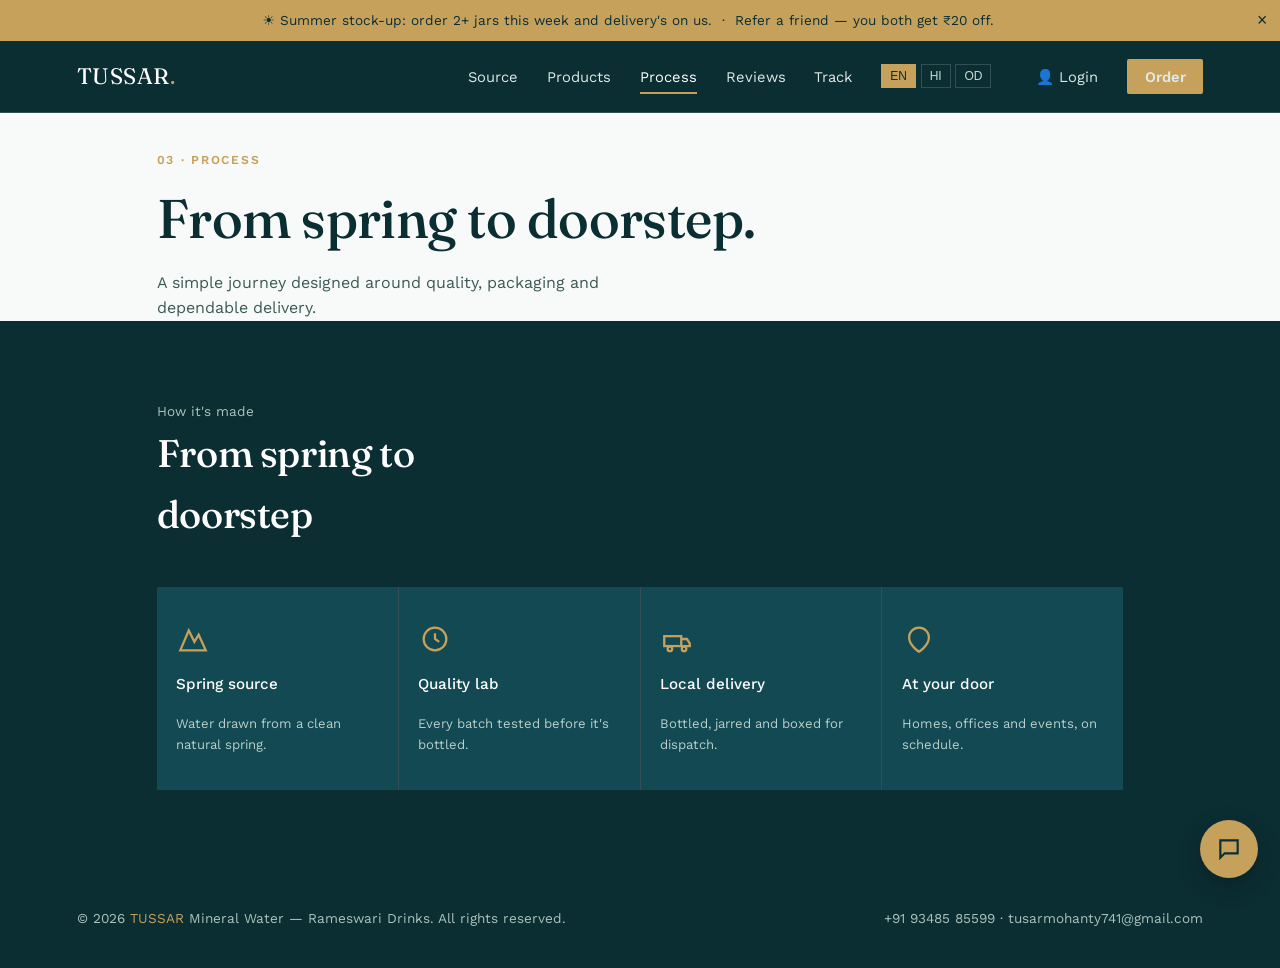
<file: process.html>
<!DOCTYPE html>
<html lang="en">
<head>
<meta charset="utf-8" />
<meta name="viewport" content="width=device-width, initial-scale=1, viewport-fit=cover" />
<title>From Spring to Doorstep — TUSSAR</title>
<meta name="description" content="TUSSAR packaged drinking water — 1L bottles, 20L jars and 250ML box packs, sourced from natural springs and delivered fresh across your area. Order on WhatsApp." />
<meta property="og:title" content="TUSSAR — Water From the Source" />
<meta property="og:description" content="Pure, spring-sourced packaged drinking water, delivered fresh. 1L bottles ₹20, 20L jars ₹60, 250ML box packs ₹200." />
<meta property="og:type" content="website" />
<meta name="twitter:card" content="summary" />
<meta name="twitter:title" content="TUSSAR — Water From the Source" />
<meta name="twitter:description" content="Spring-sourced packaged drinking water, delivered fresh to your door." />
<link rel="preconnect" href="https://fonts.googleapis.com">
<link rel="preconnect" href="https://fonts.gstatic.com" crossorigin>
<link href="https://fonts.googleapis.com/css2?family=Fraunces:opsz,wght@9..144,300;9..144,500;9..144,600&family=Work+Sans:wght@400;500;600&display=swap" rel="stylesheet">
<style>
:root{
  --deep:#0B2E33; --teal:#124953; --mist:#EFF5F2; --paper:#F7FAF8;
  --stone:#3C5A55; --gold:#C6A15B; --ink:#0B1F1D; --line:rgba(255,255,255,.16);
}
:root:not([data-theme="light"]){}
@media (prefers-color-scheme: dark){ :root:not([data-theme="light"]){ } }
:root[data-theme="dark"]{}
*{box-sizing:border-box;margin:0;padding:0}
html{scroll-behavior:smooth;scroll-padding-top:env(safe-area-inset-top,0px)}
body{
  font-family:"Work Sans",system-ui,Arial,sans-serif;background:var(--paper);color:var(--ink);
  line-height:1.6;overflow-x:hidden;
  padding-top:env(safe-area-inset-top,0px);padding-bottom:env(safe-area-inset-bottom,0px);
}
h1,h2,h3{font-family:"Fraunces",Georgia,serif;font-weight:500;letter-spacing:-.01em;color:var(--deep)}
img,svg{max-width:100%}
a{color:inherit}
.wrap{max-width:1120px;margin:0 auto;padding:0 6vw}
.btn{display:inline-flex;align-items:center;gap:.5rem;background:var(--deep);color:#fff;border:none;
  padding:.85rem 1.6rem;border-radius:2px;font-size:.95rem;font-weight:600;cursor:pointer;text-decoration:none;
  transition:background .2s ease}
.btn:hover{background:var(--teal)}
.btn-ghost{background:transparent;border:1px solid var(--deep);color:var(--deep)}
.btn-ghost:hover{background:var(--deep);color:#fff}
.btn-gold{background:var(--gold);color:var(--deep)}
.btn-gold:hover{background:#b18e49}

/* NAV */
header.nav{position:sticky;top:env(safe-area-inset-top,0px);z-index:50;background:var(--deep);
  border-bottom:1px solid var(--line)}
.nav-row{display:flex;align-items:center;justify-content:space-between;padding:1.1rem 6vw;color:#fff}
.brand{font-family:"Fraunces",serif;font-size:1.4rem;color:#fff;letter-spacing:.02em}
.brand span{color:var(--gold)}
.nav-links{list-style:none;display:flex;gap:1.8rem;align-items:center}
.nav-links a{text-decoration:none;color:#dfeae6;font-size:.92rem}
.nav-links a:hover{color:#fff}
.nav-order{background:var(--gold);color:var(--deep);padding:.55rem 1.1rem;border-radius:2px;font-weight:600;font-size:.88rem}
.menu-btn{display:none;background:none;border:none;color:#fff;font-size:1.5rem;cursor:pointer}

/* HERO */
.hero{background:var(--deep);color:#EFF5F2;position:relative;overflow:hidden}
.hero .wrap{display:grid;grid-template-columns:1.1fr .9fr;gap:3rem;align-items:center;
  padding-top:5rem;padding-bottom:4rem;position:relative;z-index:2}
.hero h1{color:#fff;font-size:clamp(2.3rem,4.6vw,3.6rem);line-height:1.08;max-width:14ch}
.hero p.lead{max-width:42ch;color:#c9dad5;margin-top:1.2rem;font-size:1.05rem}
.hero .cta-row{display:flex;gap:1rem;margin-top:2rem;flex-wrap:wrap}
.hero .stats{display:flex;gap:2.2rem;margin-top:3rem;border-top:1px solid var(--line);padding-top:1.5rem}
.hero .stats div b{display:block;font-family:"Fraunces",serif;font-size:1.6rem;color:var(--gold)}
.hero .stats div span{font-size:.82rem;color:#a9c2bc}
.contour{position:absolute;inset:0;opacity:.5;z-index:1}

/* SECTION shell */
.section{padding:5rem 0}
.eyebrow{font-size:.85rem;color:var(--stone)}
.section h2{font-size:clamp(1.8rem,3vw,2.4rem);max-width:16ch}
.two-col{display:grid;grid-template-columns:1fr 1fr;gap:3.5rem;align-items:center}
.section p.body{color:var(--stone);max-width:56ch;margin-top:1rem}

/* ABOUT */
.about{background:var(--mist)}
.ring-art{aspect-ratio:1/1;display:flex;align-items:center;justify-content:center}

/* PRODUCTS */
.grid3{display:grid;grid-template-columns:repeat(3,1fr);gap:1.6rem;margin-top:2.6rem}
.card{background:var(--paper);border:1px solid #dfe6e2;padding:2rem 1.6rem;position:relative}
.card .icon{width:64px;height:64px;margin-bottom:1.2rem}
.card h3{font-size:1.15rem}
.card .price{font-family:"Fraunces",serif;font-size:1.7rem;color:var(--deep);margin:.6rem 0}
.card .price small{font-family:"Work Sans";font-size:.85rem;color:var(--stone);font-weight:400}
.card ul{margin:.8rem 0 1.4rem;padding-left:1.1rem;color:var(--stone);font-size:.9rem}
.card ul li{margin-bottom:.3rem}
.card .btn{width:100%;justify-content:center}

/* FEATURES */
.features-row{display:grid;grid-template-columns:repeat(4,1fr);gap:1.8rem;margin-top:2.6rem}
.feat h4{font-size:1rem;margin-bottom:.4rem}
.feat p{font-size:.88rem;color:var(--stone)}
.feat .icon{width:38px;height:38px;margin-bottom:.9rem;color:var(--gold)}

/* GALLERY */
.gallery{background:var(--deep);color:#EFF5F2}
.gallery h2{color:#fff}
.gal-grid{display:grid;grid-template-columns:repeat(4,1fr);gap:1px;margin-top:2.6rem;background:var(--line)}
.gal-tile{background:var(--teal);padding:2.2rem 1.2rem;display:flex;flex-direction:column;gap:1rem;min-height:190px}
.gal-tile .icon{width:34px;height:34px;color:var(--gold)}
.gal-tile h4{font-size:.95rem;color:#fff;font-weight:500;font-family:"Work Sans"}
.gal-tile p{font-size:.82rem;color:#b9cfc9}

/* REVIEWS */
.rev-grid{display:grid;grid-template-columns:repeat(3,1fr);gap:1.5rem;margin-top:2.6rem}
.rev-card{border-left:3px solid var(--gold);padding:.2rem 0 .2rem 1.2rem}
.rev-card p{font-style:italic;color:var(--stone)}
.rev-card b{display:block;margin-top:.8rem;font-size:.9rem;color:var(--deep)}
.rev-form{margin-top:2.6rem;display:grid;grid-template-columns:1fr 1fr auto;gap:.8rem}
.rev-form textarea{grid-column:1/4}
.rev-form input,.rev-form textarea{border:1px solid #cfd9d5;padding:.7rem;font-family:inherit;background:var(--paper)}

/* ORDER */
.order{background:var(--mist)}
.order-panel{display:grid;grid-template-columns:1fr 1fr;gap:3rem}
.order-form{display:grid;gap:.9rem}
.order-form input,.order-form select,.order-form textarea{
  border:1px solid #cfd9d5;padding:.8rem;font-family:inherit;font-size:.95rem;background:#fff}
.order-form label{font-size:.82rem;color:var(--stone);margin-bottom:-.4rem}
.total-row{font-family:"Fraunces",serif;font-size:1.3rem;color:var(--deep)}
.contact-card{background:var(--deep);color:#fff;padding:2.2rem}
.contact-card h3{color:#fff;font-size:1.2rem;margin-bottom:1.2rem}
.contact-card a{display:block;color:#dfeae6;text-decoration:none;margin-bottom:.7rem;font-size:.95rem}
.contact-card a:hover{color:var(--gold)}
.contact-intro{color:#a9c2bc;font-size:.88rem;margin:-.5rem 0 1.1rem}
.contact-action{display:flex!important;align-items:center;gap:.75rem;padding:.75rem .8rem;border:1px solid rgba(255,255,255,.14);border-radius:8px;margin-bottom:.65rem!important;background:rgba(255,255,255,.04)}
.contact-action span{display:flex;flex-direction:column;line-height:1.25}
.contact-action small{color:#a9c2bc;font-size:.72rem;margin-top:.15rem}
.order-actions{display:grid;grid-template-columns:1fr 1fr 1fr;gap:.65rem}
.order-actions .btn{width:100%;text-align:center;display:flex;align-items:center;justify-content:center;min-height:48px}
.btn-mail{background:#fff;color:var(--deep);border:1px solid var(--deep);font-family:inherit;font-weight:600;cursor:pointer}
.btn-call{background:var(--teal);color:#fff!important;border:1px solid var(--teal);text-decoration:none;font-family:inherit;font-weight:600}
.btn-mail:hover,.btn-call:hover{transform:translateY(-2px)}
.voice-order-btn{width:100%;margin-top:.7rem;border:1px dashed var(--gold);background:rgba(198,161,91,.08);color:var(--deep);padding:.75rem;font:600 .9rem "Work Sans",sans-serif;cursor:pointer;border-radius:2px}
.voice-order-btn:hover{background:rgba(198,161,91,.18);transform:translateY(-1px)}
.voice-order-status{font-size:.78rem;color:var(--stone);margin-top:.45rem}
.delivery-eta{margin-top:.8rem;padding:.75rem;border-left:3px solid var(--gold);background:rgba(198,161,91,.08);color:#dfeae6;font-size:.84rem;display:none}
.delivery-eta.show{display:block}
@media(max-width:700px){.order-actions{grid-template-columns:1fr}.order-actions .btn{min-height:52px}}

/* DELIVERY OPTIONS */
.delivery-options{display:grid;gap:.65rem;margin-top:.25rem}.delivery-option{display:flex;align-items:flex-start;gap:.6rem;border:1px solid #cfd9d5;background:#fff;padding:.7rem .8rem}.delivery-option input{margin-top:.25rem}.delivery-option strong{display:block;color:var(--deep);font-size:.9rem}.delivery-option small{display:block;color:var(--stone);font-size:.75rem}.delivery-base{font-size:.78rem;color:var(--stone);margin-top:.35rem}.delivery-base a{color:var(--deep);font-weight:600}.delivery-breakdown{font-size:.82rem;color:var(--stone)}
/* ORDER TRACKING */
.tracking{background:var(--paper)}
.track-box{max-width:760px;margin:2rem auto 0;background:#fff;border:1px solid #dfe6e2;padding:1.5rem}
.track-form{display:grid;grid-template-columns:1fr auto;gap:.7rem}
.track-form input{border:1px solid #cfd9d5;padding:.8rem;font-family:inherit;font-size:.95rem}
.track-result{display:none;margin-top:1.4rem;border-top:1px solid #dfe6e2;padding-top:1.3rem}
.track-result.show{display:block}
.track-id{font-family:"Fraunces",serif;color:var(--deep);font-size:1.15rem;margin-bottom:1rem}
.track-steps{display:grid;gap:.8rem}
.track-step{display:flex;align-items:center;gap:.8rem;color:#8a9b97}
.track-dot{width:28px;height:28px;border:2px solid #cfd9d5;border-radius:50%;display:grid;place-items:center;flex-shrink:0;font-size:.75rem}
.track-step.active{color:var(--deep);font-weight:600}
.track-step.active .track-dot{background:var(--gold);border-color:var(--gold);color:var(--deep)}
.track-note{font-size:.8rem;color:var(--stone);margin-top:1rem}
@media(max-width:560px){.track-form{grid-template-columns:1fr}.track-box{padding:1rem}}
/* FOOTER */
footer{background:var(--deep);color:#a9c2bc;padding:2.4rem 6vw;font-size:.85rem;
  display:flex;justify-content:space-between;flex-wrap:wrap;gap:.6rem}
footer span{color:var(--gold)}

/* ACCOUNT / LOGIN */
.account-btn{border:1px solid rgba(255,255,255,.28);background:transparent;color:#fff;padding:.55rem .8rem;border-radius:3px;cursor:pointer;font:600 .82rem "Work Sans",sans-serif;transition:.2s}
.account-btn:hover{background:var(--gold);color:var(--deep);border-color:var(--gold)}
.auth-overlay{position:fixed;inset:0;background:rgba(3,18,20,.72);backdrop-filter:blur(5px);z-index:200;display:none;align-items:center;justify-content:center;padding:1rem}
.auth-overlay.open{display:flex}
.auth-modal{width:min(430px,94vw);max-height:90vh;overflow:auto;background:#fff;border:1px solid #dfe6e2;box-shadow:0 20px 60px rgba(0,0,0,.3);padding:1.5rem;position:relative}
.auth-close{position:absolute;right:1rem;top:.8rem;border:none;background:none;font-size:1.5rem;color:var(--stone);cursor:pointer}
.auth-modal h2{font-size:1.7rem;margin-bottom:.25rem}
.auth-sub{font-size:.82rem;color:var(--stone);margin-bottom:1.2rem}
.auth-tabs{display:grid;grid-template-columns:1fr 1fr;border-bottom:1px solid #dfe6e2;margin-bottom:1rem}
.auth-tab{border:none;background:none;padding:.7rem;cursor:pointer;color:var(--stone);font-weight:600}
.auth-tab.active{color:var(--deep);border-bottom:2px solid var(--gold)}
.auth-form{display:grid;gap:.75rem}
.auth-form label{font-size:.78rem;color:var(--stone)}
.auth-form input{border:1px solid #cfd9d5;padding:.75rem;font:inherit;width:100%}
.auth-form button{margin-top:.25rem}
.auth-note{font-size:.72rem;color:#71817d;margin-top:.8rem;line-height:1.5}
.profile-panel{display:none}
.profile-panel.show{display:block}
.profile-head{display:flex;align-items:center;gap:.8rem;padding:.9rem;background:var(--mist);margin-bottom:1rem}
.profile-avatar{width:44px;height:44px;border-radius:50%;background:var(--deep);color:var(--gold);display:grid;place-items:center;font-size:1.1rem}
.profile-head strong{display:block;color:var(--deep)}
.profile-head small{color:var(--stone)}
.profile-card{border:1px solid #dfe6e2;padding:1rem;margin-bottom:.75rem}
.profile-card h3{font-size:1rem;margin-bottom:.7rem}
.profile-actions{display:grid;grid-template-columns:1fr 1fr;gap:.6rem}
.profile-actions button{padding:.7rem;border:1px solid #cfd9d5;background:#fff;cursor:pointer;font:600 .8rem "Work Sans",sans-serif}
.profile-actions button:hover{background:var(--mist)}
.order-history{display:grid;gap:.55rem}
.history-item{border:1px solid #dfe6e2;padding:.7rem;font-size:.8rem}
.history-item strong{color:var(--deep)}
.history-empty{font-size:.8rem;color:var(--stone)}
.payment-box{background:var(--mist);padding:.8rem;font-size:.8rem;color:var(--stone)}
@media(max-width:700px){.account-btn{padding:.5rem .65rem}.account-btn span{display:none}}
/* CHATBOT */
#chat-toggle{position:fixed;bottom:22px;right:22px;z-index:80;width:58px;height:58px;border-radius:50%;
  background:var(--gold);border:none;cursor:pointer;box-shadow:0 8px 22px rgba(0,0,0,.25);
  display:flex;align-items:center;justify-content:center}
#chat-toggle svg{width:26px;height:26px;color:var(--deep)}
#chat-panel{position:fixed;bottom:92px;right:22px;z-index:80;width:min(340px,88vw);height:min(460px,70vh);
  background:#fff;border:1px solid #dfe6e2;box-shadow:0 16px 40px rgba(0,0,0,.22);display:none;
  flex-direction:column;overflow:hidden}
#chat-panel.open{display:flex}
.chat-head{background:var(--deep);color:#fff;padding:.9rem 1.1rem}
.chat-head-row{display:flex;align-items:center;justify-content:space-between;gap:.5rem}
.chat-head b{font-family:"Fraunces",serif;font-weight:500}
.chat-head span{display:block;font-size:.78rem;color:#a9c2bc}
.chat-icon-btn{border:1px solid rgba(255,255,255,.25);background:transparent;color:#fff;border-radius:50%;width:32px;height:32px;cursor:pointer}
.chat-icon-btn.active{background:var(--gold);color:var(--deep)}
.chat-languages{display:flex;gap:.35rem;margin-top:.55rem}
.chat-lang{border:1px solid rgba(255,255,255,.3);background:transparent;color:#fff;padding:.25rem .5rem;border-radius:14px;font-size:.7rem;cursor:pointer}
.chat-lang.active{background:var(--gold);border-color:var(--gold);color:var(--deep)}
.chat-body{flex:1;overflow-y:auto;padding:.9rem;display:flex;flex-direction:column;gap:.6rem;background:var(--mist)}
.msg{max-width:85%;padding:.6rem .8rem;font-size:.88rem;border-radius:2px;line-height:1.45;white-space:pre-wrap}
.msg.bot{background:#fff;border:1px solid #dfe6e2;align-self:flex-start}
.msg.user{background:var(--deep);color:#fff;align-self:flex-end}
.chips{display:flex;flex-wrap:wrap;gap:.4rem;padding:.6rem .9rem;border-top:1px solid #eef1ef}
.chip{font-size:.76rem;border:1px solid var(--gold);color:var(--stone);background:#fff;padding:.35rem .6rem;border-radius:20px;cursor:pointer}
.chip:hover{background:var(--gold);color:var(--deep)}
.chat-input{display:flex;border-top:1px solid #eef1ef}
.chat-input input{flex:1;min-width:0;border:none;padding:.8rem;font-family:inherit;font-size:.88rem}
.chat-input button{border:none;background:var(--deep);color:#fff;padding:0 .8rem;cursor:pointer}
#chatMic.listening{background:var(--gold);color:var(--deep);animation:chatPulse 1s infinite}
@keyframes chatPulse{50%{transform:scale(1.08)}}

/* TRUST STRIP */
.trust{background:var(--paper);border-bottom:1px solid #dfe6e2}
.trust-row{display:flex;justify-content:space-between;gap:1.2rem;padding:1.4rem 0;flex-wrap:wrap}
.trust-item{display:flex;align-items:center;gap:.6rem;font-size:.85rem;color:var(--stone)}
.trust-item svg{width:20px;height:20px;color:var(--gold);flex-shrink:0}

/* PLANS */
.plans{background:var(--paper)}
.plan-row{display:grid;grid-template-columns:repeat(3,1fr);gap:1.6rem;margin-top:2.6rem}
.plan{border:1px solid #dfe6e2;padding:1.8rem}
.plan.pop{border-color:var(--gold);position:relative}
.plan.pop:before{content:"Most chosen";position:absolute;top:-12px;left:1.8rem;background:var(--gold);
  color:var(--deep);font-size:.72rem;font-weight:600;padding:.25rem .6rem}
.plan h4{font-family:"Fraunces",serif;font-size:1.1rem;color:var(--deep);margin-bottom:.4rem}
.plan .p{font-size:.88rem;color:var(--stone);margin-bottom:1rem}
.plan ul{padding-left:1.1rem;color:var(--stone);font-size:.88rem}
.plan ul li{margin-bottom:.3rem}

/* PINCODE CHECK */
.pincode-check{margin-top:1.4rem;display:flex;gap:.6rem}
.pincode-check input{flex:1;border:1px solid #cfd9d5;padding:.7rem;font-family:inherit;background:#fff}
#pincodeResult{margin-top:.7rem;font-size:.86rem}

/* FAQ ACCORDION */
.faq-list{margin-top:2.2rem;border-top:1px solid #dfe6e2}
.faq-item{border-bottom:1px solid #dfe6e2}
.faq-q{width:100%;text-align:left;background:none;border:none;padding:1.1rem 0;font-family:"Fraunces",serif;
  font-size:1.02rem;color:var(--deep);cursor:pointer;display:flex;justify-content:space-between;
  align-items:center;gap:1rem}
.faq-q span{font-size:1.2rem;color:var(--gold);flex-shrink:0}
.faq-a{max-height:0;overflow:hidden;color:var(--stone);font-size:.92rem;transition:max-height .25s ease}
.faq-item.open .faq-a{max-height:200px;padding-bottom:1.1rem}

@media (max-width:860px){
  .hero .wrap{grid-template-columns:1fr;padding-top:3rem}
  .contour{display:none}
  .two-col,.order-panel{grid-template-columns:1fr}
  .grid3,.features-row,.gal-grid,.rev-grid,.plan-row{grid-template-columns:1fr 1fr}

  /* Mobile navigation: keep the menu above the page and close it after navigation. */
  header.nav{position:sticky;top:env(safe-area-inset-top,0px);z-index:100}
  .nav-row{position:relative}
  .nav-links{
    display:none;
    position:absolute;
    top:100%;
    left:0;
    right:0;
    max-height:calc(100vh - 78px);
    overflow-y:auto;
    -webkit-overflow-scrolling:touch;
    background:var(--deep);
    flex-direction:column;
    align-items:center;
    gap:0;
    padding:1rem 6vw 1.25rem;
    border-top:1px solid var(--line);
    box-shadow:0 12px 24px rgba(0,0,0,.22);
  }
  .nav-links.open{display:flex}
  .nav-links li{width:100%;text-align:center}
  .nav-links a{
    display:block;
    padding:.9rem .5rem;
  }
  .nav-links .nav-order{margin:.5rem auto 0;width:max-content}
  .menu-btn{display:block;position:relative;z-index:101}
  .trust-row{justify-content:flex-start}
}
@media (max-width:560px){
  .grid3,.features-row,.gal-grid,.rev-grid,.plan-row{grid-template-columns:1fr}
  .rev-form{grid-template-columns:1fr}
  .rev-form textarea{grid-column:auto}
  #chat-panel{right:12px;bottom:84px;width:92vw}
  .pincode-check{flex-direction:column}
  footer{flex-direction:column;text-align:left}
}

/* PROGRESS BAR */
#scrollBar{position:fixed;top:env(safe-area-inset-top,0px);left:0;height:3px;background:var(--gold);
  width:0%;z-index:90;transition:width .1s linear}

/* SEASONAL BANNER */
#seasonBanner{background:var(--gold);color:var(--deep);text-align:center;font-size:.85rem;
  padding:.6rem 2.5rem .6rem 1rem;position:relative}
#seasonBanner button{position:absolute;right:.8rem;top:50%;transform:translateY(-50%);background:none;
  border:none;font-size:1.1rem;cursor:pointer;color:var(--deep)}

/* LANG TOGGLE */
.lang-toggle{display:flex;gap:.3rem;margin-right:1rem}
.lang-toggle button{background:none;border:1px solid var(--line);color:#c9dad5;font-size:.75rem;
  padding:.25rem .5rem;cursor:pointer}
.lang-toggle button.active{background:var(--gold);color:var(--deep);border-color:var(--gold)}
.lang-toggle button{position:relative;overflow:hidden;transition:transform .18s ease,box-shadow .18s ease,background .18s ease}
.lang-toggle button:active{transform:scale(.9)}
.lang-toggle button.lang-selected{animation:langPop .45s ease}
@keyframes langPop{
  0%{transform:scale(.9)}
  55%{transform:scale(1.12)}
  100%{transform:scale(1)}
}
.nav-links a{transition:color .2s ease,transform .2s ease}
.nav-links a:active{transform:scale(.94)}
.nav-links a.nav-clicked{animation:navTap .35s ease}
@keyframes navTap{
  50%{color:var(--gold);transform:scale(1.06)}
}

/* HERO ANIMATION */
@keyframes riseIn{from{opacity:0;transform:translateY(14px)}to{opacity:1;transform:translateY(0)}}
.hero .wrap>div:first-child>*{animation:riseIn .7s ease both}
.hero .wrap>div:first-child>*:nth-child(2){animation-delay:.08s}
.hero .wrap>div:first-child>*:nth-child(3){animation-delay:.16s}
.hero .wrap>div:first-child>*:nth-child(4){animation-delay:.24s}
.hero .wrap>div:first-child>*:nth-child(5){animation-delay:.32s}
@media (prefers-reduced-motion:reduce){.hero .wrap>div:first-child>*{animation:none}}

/* BULK TABLE */
.bulk-table{width:100%;border-collapse:collapse;font-size:.85rem;margin-top:.8rem}
.bulk-table td{padding:.35rem 0;color:var(--stone);border-top:1px solid #dfe6e2}
.bulk-table td:last-child{text-align:right;color:var(--deep);font-weight:600}

/* CORPORATE FORM */
.corp{background:var(--deep);color:#fff}
.corp h2{color:#fff}
.corp .body{color:#c9dad5}
.corp-form{display:grid;grid-template-columns:1fr 1fr;gap:.9rem;margin-top:2rem}
.corp-form textarea{grid-column:1/3}
.corp-form input,.corp-form textarea{border:1px solid var(--line);background:var(--teal);color:#fff;
  padding:.8rem;font-family:inherit}
.corp-form input::placeholder,.corp-form textarea::placeholder{color:#a9c2bc}
.corp-form button{grid-column:1/3;justify-self:start}

/* GEO + REPEAT */
.geo-link{background:none;border:none;color:var(--gold);text-decoration:underline;cursor:pointer;
  font-size:.82rem;padding:0;margin-top:.6rem}
.repeat-btn{font-size:.82rem;background:none;border:1px dashed var(--stone);color:var(--stone);
  padding:.5rem .8rem;cursor:pointer;margin-bottom:.4rem}

/* PRINT RECEIPT */
#receipt{display:none}
@media print{
  body *{visibility:hidden}
  #receipt,#receipt *{visibility:visible}
  #receipt{display:block;position:absolute;top:0;left:0;width:100%;padding:2rem}
}

@media (max-width:860px){
  .corp-form{grid-template-columns:1fr}
  .corp-form textarea,.corp-form button{grid-column:auto}
  .lang-toggle{margin:0 0 .6rem}
}

/* CUSTOM SCROLLBAR + CURSOR */
::-webkit-scrollbar{width:10px}
::-webkit-scrollbar-track{background:var(--mist)}
::-webkit-scrollbar-thumb{background:var(--gold);border:2px solid var(--mist)}
a,button,.btn,.chip,.faq-q{cursor:url('data:image/svg+xml;utf8,<svg xmlns="http://www.w3.org/2000/svg" width="22" height="22"><circle cx="11" cy="11" r="8" fill="none" stroke="%23C6A15B" stroke-width="2"/></svg>') 11 11,pointer}

/* WAVY DIVIDER */
.wave{display:block;width:100%;line-height:0;margin-top:-1px}
.wave svg{width:100%;height:60px;display:block}

/* RIPPLE */
.btn{position:relative;overflow:hidden}
.ripple{position:absolute;border-radius:50%;background:rgba(255,255,255,.5);transform:scale(0);
  animation:rippleAnim .55s ease-out;pointer-events:none}
@keyframes rippleAnim{to{transform:scale(3);opacity:0}}

/* LIQUID TEXT */
.liquid{font-family:"Fraunces",serif;font-size:clamp(2.2rem,7vw,4.5rem);font-weight:600;
  background:linear-gradient(0deg,var(--gold) 0%,var(--gold) 50%,#dcdfdd 50%,#dcdfdd 100%);
  background-size:100% 220%;background-position:0 100%;-webkit-background-clip:text;background-clip:text;
  color:transparent;transition:background-position 1.8s ease}
.liquid.filled{background-position:0 0}

/* CARD TILT + SHINE + TINTS */
.card{transition:transform .3s ease,box-shadow .3s ease;overflow:hidden}
.card:hover{transform:rotate(-.6deg) translateY(-4px);box-shadow:0 18px 30px rgba(11,46,51,.12)}
.card .icon{transition:transform .3s ease}
.card:hover .icon{transform:scale(1.06) rotate(2deg)}
.card.tint-blue{background:linear-gradient(180deg,#eef8fb,var(--paper) 40%)}
.card.tint-gold{background:linear-gradient(180deg,#fbf5e8,var(--paper) 40%)}
.card.tint-green{background:linear-gradient(180deg,#eef7f2,var(--paper) 40%)}

/* MINERAL CHART */
.mineral-row{display:flex;align-items:center;gap:1rem;margin-bottom:.9rem}
.mineral-row span{width:110px;font-size:.85rem;color:var(--stone);flex-shrink:0}
.mineral-bar{flex:1;height:8px;background:#dfe6e2}
.mineral-bar i{display:block;height:100%;background:var(--gold)}
.mineral-row b{width:60px;text-align:right;font-size:.85rem;color:var(--deep)}

/* JOURNEY SCROLL STRIP */
.journey{display:flex;gap:1px;overflow-x:auto;scroll-snap-type:x mandatory;margin-top:2.6rem;background:var(--line)}
.journey .step{scroll-snap-align:start;min-width:240px;background:var(--teal);color:#fff;padding:2rem 1.6rem;flex-shrink:0}
.journey .step b{display:block;font-family:"Fraunces",serif;font-size:1.5rem;color:var(--gold);margin-bottom:.4rem}
.journey .step p{font-size:.85rem;color:#b9cfc9}

/* FOUNDER NOTE */
.founder{border-left:3px solid var(--gold);padding-left:1.4rem;margin-top:2.6rem;max-width:60ch}
.founder p{font-style:italic;color:var(--stone);font-size:1.02rem}
.founder b{display:block;margin-top:.8rem;color:var(--deep);font-style:normal}

/* HERO DRIFT */
.hero{position:relative}
.hero:before{content:"";position:absolute;inset:0;z-index:0;
  background:radial-gradient(circle at 30% 40%,rgba(198,161,91,.18),transparent 55%),
             radial-gradient(circle at 75% 65%,rgba(20,83,92,.5),transparent 55%);
  background-size:180% 180%;animation:driftBg 16s ease-in-out infinite}
@keyframes driftBg{0%,100%{background-position:0% 0%}50%{background-position:100% 60%}}
@media (prefers-reduced-motion:reduce){.hero:before{animation:none}.liquid{transition:none}}

.badge-fresh{display:inline-flex;align-items:center;gap:.4rem;font-size:.78rem;color:var(--gold);
  border:1px solid var(--gold);padding:.3rem .7rem;border-radius:20px;margin-top:1rem}
</style>
<style>
body{opacity:0;transform:translateY(8px);transition:opacity .42s ease,transform .42s ease}body.page-ready{opacity:1;transform:none}body.page-leaving{opacity:0;transform:translateY(-8px)}
.nav-links a{position:relative;transition:color .25s ease,transform .25s ease}.nav-links a::after{content:"";position:absolute;left:0;right:0;bottom:-8px;height:2px;background:var(--gold);transform:scaleX(0);transition:transform .28s ease}.nav-links a:hover{transform:translateY(-2px)}.nav-links a:hover::after,.nav-links a.active::after{transform:scaleX(1)}.nav-links a.active{color:#fff}
.page-intro{padding:2.4rem 0 0;background:var(--paper)}.page-intro .wrap{display:flex;align-items:end;gap:2rem}.page-intro .kicker{font-size:.76rem;letter-spacing:.14em;text-transform:uppercase;color:var(--gold);font-weight:600}.page-intro h1{font-size:clamp(2rem,5vw,3.4rem);margin-top:.25rem}.page-intro p{max-width:50ch;color:var(--stone);margin-top:.5rem}.explore-grid{display:grid;grid-template-columns:repeat(4,1fr);gap:1rem;margin:2rem auto 0;max-width:1120px;padding:0 6vw 4rem}.explore-card{padding:1.35rem;background:#fff;border:1px solid #dfe6e2;text-decoration:none;transition:transform .3s ease,box-shadow .3s ease,border-color .3s ease}.explore-card:hover{transform:translateY(-6px);box-shadow:0 16px 35px rgba(11,46,51,.10);border-color:var(--gold)}.explore-card span{font-size:.72rem;color:var(--gold);font-weight:600;letter-spacing:.08em}.explore-card h3{margin:.35rem 0;font-size:1.15rem}.explore-card p{font-size:.82rem;color:var(--stone)}@media(max-width:760px){.page-intro .wrap{display:block}.explore-grid{grid-template-columns:1fr 1fr}}@media(max-width:480px){.explore-grid{grid-template-columns:1fr}}@media(prefers-reduced-motion:reduce){body,.nav-links a,.nav-links a::after,.explore-card{transition:none!important}}
</style></head><div class="auth-overlay" id="authOverlay" onclick="if(event.target===this)closeAuthModal()">
  <div class="auth-modal" role="dialog" aria-modal="true" aria-labelledby="authTitle">
    <button class="auth-close" type="button" onclick="closeAuthModal()" aria-label="Close">×</button>
    <h2 id="authTitle">Your TUSSAR Account</h2>
    <p class="auth-sub" id="authSub">Login to view your orders, profile and payment options.</p>

    <div id="authBox">
      <div class="auth-tabs">
        <button class="auth-tab active" id="loginTab" type="button" onclick="showAuthTab('login')">Login</button>
        <button class="auth-tab" id="signupTab" type="button" onclick="showAuthTab('signup')">Create account</button>
      </div>

      <form class="auth-form" id="loginForm" onsubmit="return loginCustomer(event)">
        <div><label>Email or mobile</label><input id="loginIdentity" required autocomplete="username" placeholder="Email or mobile number"></div>
        <div><label>Password</label><input id="loginPassword" type="password" required autocomplete="current-password" placeholder="Password"></div>
        <button class="btn btn-gold" type="submit">🔐 Login</button>
      </form>

      <form class="auth-form" id="signupForm" style="display:none" onsubmit="return signupCustomer(event)">
        <div><label>Full name</label><input id="signupName" required autocomplete="name" placeholder="Your name"></div>
        <div><label>Mobile</label><input id="signupPhone" required autocomplete="tel" placeholder="10-digit mobile"></div>
        <div><label>Email</label><input id="signupEmail" type="email" required autocomplete="email" placeholder="you@example.com"></div>
        <div><label>Password</label><input id="signupPassword" type="password" minlength="6" required autocomplete="new-password" placeholder="Minimum 6 characters"></div>
        <button class="btn btn-gold" type="submit">✨ Create account</button>
      </form>
      <p class="auth-note">Account UI is ready. For production, authentication, order history and payment records should be stored in a secure backend/database rather than browser storage.</p>
    </div>

    <div class="profile-panel" id="profilePanel">
      <div class="profile-head">
        <div class="profile-avatar" id="profileAvatar">T</div>
        <div><strong id="profileName">Customer</strong><small id="profileContact">—</small></div>
      </div>

      <div class="profile-card">
        <h3>📦 Order history</h3>
        <div class="order-history" id="orderHistory"></div>
      </div>

      <div class="profile-card">
        <h3>💳 Payments</h3>
        <div class="payment-box">Payment history and saved payment methods will appear here after the secure payment backend is connected.</div>
      </div>

      <div class="profile-card">
        <h3>👤 Profile</h3>
        <div class="profile-actions">
          <button type="button" onclick="showProfileMessage('Address book')">📍 Address book</button>
          <button type="button" onclick="showProfileMessage('Profile editing')">✏️ Edit profile</button>
        </div>
      </div>

      <button class="btn btn-ghost" type="button" style="width:100%;justify-content:center" onclick="logoutCustomer()">Log out</button>
      <p class="auth-note" id="profileMessage"></p>
    </div>
  </div>
</div>

<div id="scrollBar"></div>
<div id="seasonBanner" style="display:none">☀️ Summer stock-up: order 2+ jars this week and delivery's on us. &nbsp;·&nbsp; Refer a friend — you both get ₹20 off.
  <button onclick="dismissBanner()" aria-label="Dismiss">×</button>
</div>

<header class="nav"><div class="nav-row"><a class="brand" href="index.html" style="text-decoration:none">TUSSAR<span>.</span></a><ul class="nav-links" id="navLinks"><li><a href="about.html" data-page="about">Source</a></li><li><a href="products.html" data-page="products">Products</a></li><li><a href="process.html" data-page="process">Process</a></li><li><a href="reviews.html" data-page="reviews">Reviews</a></li><li><a href="track.html" data-page="track">Track</a></li><li class="lang-toggle"><button class="active" data-lang="en" onclick="setLang('en')">EN</button><button data-lang="hi" onclick="setLang('hi')">HI</button><button data-lang="or" onclick="setLang('or')">OD</button></li><li><a href="#" onclick="openAuthModal();return false;">👤 <span id="accountBtnText">Login</span></a></li><li><a href="order.html" class="nav-order" data-page="order">Order</a></li></ul><button class="menu-btn" id="menuBtn" aria-label="Menu">☰</button></div></header><div class="page-intro"><div class="wrap"><div><div class="kicker">03 · Process</div><h1>From spring to doorstep.</h1><p>A simple journey designed around quality, packaging and dependable delivery.</p></div></div></div><section class="section gallery" id="gallery">
  <div class="wrap">
    <p class="eyebrow" style="color:#a9c2bc">How it's made</p>
    <h2>From spring to doorstep</h2>
    <div class="gal-grid">
      <div class="gal-tile"><svg class="icon" viewBox="0 0 24 24" fill="none" stroke="currentColor" stroke-width="1.6"><path d="M3 20l6-14 4 8 3-5 5 11H3z"/></svg><h4>Spring source</h4><p>Water drawn from a clean natural spring.</p></div>
      <div class="gal-tile"><svg class="icon" viewBox="0 0 24 24" fill="none" stroke="currentColor" stroke-width="1.6"><circle cx="12" cy="12" r="8"/><path d="M12 8v4l3 2"/></svg><h4>Quality lab</h4><p>Every batch tested before it's bottled.</p></div>
      <div class="gal-tile"><svg class="icon" viewBox="0 0 24 24" fill="none" stroke="currentColor" stroke-width="1.6"><rect x="3" y="10" width="12" height="7"/><path d="M15 12h4l2 3v2h-6"/><circle cx="7" cy="19" r="1.6"/><circle cx="17" cy="19" r="1.6"/></svg><h4>Local delivery</h4><p>Bottled, jarred and boxed for dispatch.</p></div>
      <div class="gal-tile"><svg class="icon" viewBox="0 0 24 24" fill="none" stroke="currentColor" stroke-width="1.6"><path d="M12 21s-7-4.5-7-10a7 7 0 0 1 14 0c0 5.5-7 10-7 10z"/></svg><h4>At your door</h4><p>Homes, offices and events, on schedule.</p></div>
    </div>
  </div>
</section><div id="receipt">
  <h2 style="font-family:Georgia">TUSSAR — Order Receipt</h2>
  <p id="rcpDate"></p><hr style="margin:1rem 0">
  <p id="rcpBody"></p>
</div>

<footer>
  <p>© 2026 <span>TUSSAR</span> Mineral Water — Rameswari Drinks. All rights reserved.</p>
  <p>+91 93485 85599 · tusarmohanty741@gmail.com</p>
</footer>

<button id="chat-toggle" aria-label="Chat with us">
  <svg viewBox="0 0 24 24" fill="none" stroke="currentColor" stroke-width="2"><path d="M4 4h16v12H8l-4 4V4z"/></svg>
</button>
<div id="chat-panel">
  <div class="chat-head">
    <div class="chat-head-row">
      <b id="chatTitle">TUSSAR Assistant</b>
      <button id="chatSpeakToggle" class="chat-icon-btn" type="button" title="Voice replies" aria-label="Toggle voice replies">🔊</button>
    </div>
    <span id="chatSubtitle">Ask in English, Hindi or Odia — type or speak.</span>
    <div class="chat-languages" role="group" aria-label="Chat language">
      <button type="button" data-chat-lang="en" class="chat-lang active">English</button>
      <button type="button" data-chat-lang="hi" class="chat-lang">हिंदी</button>
      <button type="button" data-chat-lang="or" class="chat-lang">ଓଡ଼ିଆ</button>
    </div>
  </div>
  <div class="chat-body" id="chatBody"></div>
  <div class="chips" id="chatChips"></div>
  <div class="chat-input">
    <input id="chatInput" placeholder="Type a question..." onkeydown="if(event.key==='Enter')sendChat()">
    <button id="chatMic" type="button" onclick="startVoiceChat()" title="Speak">🎙️</button>
    <button id="chatSend" type="button" onclick="sendChat()">Send</button>
  </div>
</div>

<script>
// mobile nav
const menuBtn=document.getElementById('menuBtn');
const navLinks=document.getElementById('navLinks');
const closeMobileNav=()=>navLinks.classList.remove('open');

menuBtn.onclick=()=>{
  const isOpen=navLinks.classList.toggle('open');
  menuBtn.setAttribute('aria-expanded',String(isOpen));
};

// Close the mobile menu before jumping to a section, so the destination is visible.
navLinks.querySelectorAll('a[href^="#"]').forEach(link=>{
  link.addEventListener('click',()=>{
    closeMobileNav();
    menuBtn.setAttribute('aria-expanded','false');
  });
});

// Close when tapping outside the header.
document.addEventListener('click',e=>{
  if(!e.target.closest('header.nav') && navLinks.classList.contains('open')){
    closeMobileNav();
    menuBtn.setAttribute('aria-expanded','false');
  }
});

// order total + whatsapp
function getDeliveryMode(){return document.querySelector('input[name="deliveryMode"]:checked')?.value||'standard';}
function getPriorityDeliveryFee(qty){const q=Math.max(1,Number(qty)||1);return Math.max(20,20+Math.max(0,Math.ceil((q-5)/5))*10);}
function calcTotal(){
 const sel=document.getElementById('oProduct');
 if(!sel)return {subtotal:0,priority:0,total:0};
 const price=+sel.options[sel.selectedIndex].dataset.price;
 const qty=Math.max(1,+document.getElementById('oQty').value||1);const subtotal=price*qty;
 const priority=getDeliveryMode()==='priority'?getPriorityDeliveryFee(qty):0;
 const subtotalEl=document.getElementById('oSubtotal');if(subtotalEl)subtotalEl.textContent=subtotal;
 const feeEl=document.getElementById('deliveryFee');if(feeEl)feeEl.textContent='₹'+priority;
 const label=document.getElementById('priorityFeeLabel');if(label)label.textContent='(+'+'₹'+getPriorityDeliveryFee(qty)+')';
 document.getElementById('oTotal').textContent=subtotal+priority;
 return {subtotal,priority,total:subtotal+priority};
}
calcTotal();
function generateOrderId(){
  const d=new Date();
  const date=d.getFullYear()+String(d.getMonth()+1).padStart(2,'0')+String(d.getDate()).padStart(2,'0');
  return 'TUS-'+date+'-'+Math.floor(1000+Math.random()*9000);
}
function sendOrder(e){
  e.preventDefault();
  const name=document.getElementById('oName').value;
  const phone=document.getElementById('oPhone').value;
  const sel=document.getElementById('oProduct');
  const product=sel.value;
  const qty=document.getElementById('oQty').value;
  const day=document.getElementById('oDay').value;
  const addr=document.getElementById('oAddr').value;
  const total=document.getElementById('oTotal').textContent;
  const lang=getCurrentLanguage();
  const productNames={
    en:{'1L':'1L Bottle','20L':'20L Jar','250ML':'250ML Box'},
    hi:{'1L':'1L बोतल','20L':'20L जार','250ML':'250ML बॉक्स'},
    or:{'1L':'1L ବୋତଲ','20L':'20L ଜାର','250ML':'250ML ବକ୍ସ'}
  };
  const labels={
    en:{intro:"Hi TUSSAR, I'd like to place an order.",name:'Name',phone:'Phone',product:'Product',qty:'Quantity',total:'Total',day:'Preferred day',address:'Address'},
    hi:{intro:'नमस्ते TUSSAR, मुझे ऑर्डर करना है।',name:'नाम',phone:'फोन',product:'उत्पाद',qty:'मात्रा',total:'कुल',day:'पसंदीदा दिन',address:'पता'},
    or:{intro:'ନମସ୍କାର TUSSAR, ମୁଁ ଅର୍ଡର କରିବାକୁ ଚାହୁଁଛି।',name:'ନାମ',phone:'ଫୋନ୍',product:'ଉତ୍ପାଦ',qty:'ପରିମାଣ',total:'ମୋଟ',day:'ପସନ୍ଦର ଦିନ',address:'ଠିକଣା'}
  }[lang];
  const displayProduct=productNames[lang][product];
  const order={name,phone,product,qty,addr,day,lang};
  try{localStorage.setItem('tussar_last_order',JSON.stringify(order));}catch(err){}
  const lines=[labels.intro,`${labels.name}: ${name}`,`${labels.phone}: ${phone}`,`${labels.product}: ${displayProduct}`,`${labels.qty}: ${qty}`,`${labels.total}: ₹${total}`];
  if(day)lines.push(`${labels.day}: ${day}`);
  lines.push(`${labels.address}: ${addr}`);
  const orderId=generateOrderId();
  lines.unshift('Order ID: '+orderId);
  attachOrderToCustomer({id:orderId,product,qty:Number(qty)||1,total,date:new Date().toLocaleString('en-IN')});
  try{localStorage.setItem('tussar_current_order_id',orderId);}catch(err){}
  window.open('https://wa.me/919348585599?text='+encodeURIComponent(lines.join('\\n')),'_blank');
  document.getElementById('rcpDate').textContent=new Date().toLocaleString();
  document.getElementById('rcpBody').innerHTML=`${labels.name}: ${name}<br>${labels.phone}: ${phone}<br>${labels.product}: ${displayProduct}<br>${labels.qty}: ${qty}<br>${labels.total}: ₹${total}<br>${day?`${labels.day}: ${day}<br>`:''}${labels.address}: ${addr}`;
  return false;
}
function repeatOrder(){
  try{
    const o=JSON.parse(localStorage.getItem('tussar_last_order'));
    if(!o)return;
    document.getElementById('oName').value=o.name||'';
    document.getElementById('oPhone').value=o.phone||'';
    document.getElementById('oProduct').value=o.product||'1L';
    document.getElementById('oQty').value=o.qty||1;
    document.getElementById('oDay').value=o.day||'';
    document.getElementById('oAddr').value=o.addr||'';
    calcTotal();
  }catch(e){}
}
(function(){
  try{
    const repeatBtn=document.getElementById('repeatBtn');
    if(repeatBtn&&localStorage.getItem('tussar_last_order')) repeatBtn.style.display='inline-block';
  }catch(e){}
})();

function sendOrderByEmail(){
  const lang=getCurrentLanguage();
  const product=document.getElementById('oProduct').value;
  const qty=document.getElementById('oQty').value;
  const name=document.getElementById('oName').value.trim();
  const phone=document.getElementById('oPhone').value.trim();
  const day=document.getElementById('oDay').value;
  const addr=document.getElementById('oAddr').value.trim();
  const total=document.getElementById('oTotal').textContent;
  const orderId=generateOrderId();
  try{localStorage.setItem('tussar_current_order_id',orderId);}catch(e){}
  const productNames={
    en:{'1L':'1L Bottle','20L':'20L Jar','250ML':'250ML Box'},
    hi:{'1L':'1L बोतल','20L':'20L जार','250ML':'250ML बॉक्स'},
    or:{'1L':'1L ବୋତଲ','20L':'20L ଜାର','250ML':'250ML ବକ୍ସ'}
  };
  const labels={
    en:{subject:'TUSSAR Water Order',intro:"I'd like to place an order.",name:'Name',phone:'Phone',product:'Product',qty:'Quantity',total:'Total',day:'Preferred day',address:'Delivery address'},
    hi:{subject:'TUSSAR पानी का ऑर्डर',intro:'मैं ऑर्डर करना चाहता/चाहती हूँ।',name:'नाम',phone:'फोन',product:'उत्पाद',qty:'मात्रा',total:'कुल',day:'पसंदीदा दिन',address:'डिलीवरी पता'},
    or:{subject:'TUSSAR ପାଣି ଅର୍ଡର',intro:'ମୁଁ ଏକ ଅର୍ଡର କରିବାକୁ ଚାହୁଁଛି।',name:'ନାମ',phone:'ଫୋନ୍',product:'ଉତ୍ପାଦ',qty:'ପରିମାଣ',total:'ମୋଟ',day:'ପସନ୍ଦର ଦିନ',address:'ଡେଲିଭରି ଠିକଣା'}
  }[lang];
  const lines=[
    'Order ID: '+orderId,
    labels.intro,
    labels.name+': '+name,
    labels.phone+': '+phone,
    labels.product+': '+(productNames[lang][product]||product),
    labels.qty+': '+qty,
    labels.total+': ₹'+total
  ];
  if(day)lines.push(labels.day+': '+day);
  lines.push(labels.address+': '+addr);
  window.location.href='mailto:tusarmohanty741@gmail.com?subject='+encodeURIComponent(labels.subject)+'&body='+encodeURIComponent(lines.join('\n'));
}

function sendCorpEnquiry(e){
  e.preventDefault();
  const company=document.getElementById('cCompany').value;
  const contact=document.getElementById('cContact').value;
  const qty=document.getElementById('cQty').value;
  const date=document.getElementById('cDate').value;
  const notes=document.getElementById('cNotes').value;
  const body=`Company: ${company}%0AContact: ${contact}%0AEstimated quantity: ${qty}%0ANeeded from: ${date}%0ANotes: ${notes}`;
  window.location.href=`mailto:tusarmohanty741@gmail.com?subject=${encodeURIComponent('Corporate/bulk enquiry — '+company)}&body=${body}`;
  return false;
}

// reviews (stored per-visitor only)
function loadReviews(){
  try{
    const saved=JSON.parse(localStorage.getItem('tussar_reviews')||'[]');
    const grid=document.getElementById('revGrid');
    if(!grid)return;
    saved.forEach(r=>{
      const d=document.createElement('div');
      d.className='rev-card';
      d.innerHTML=`<p>"${r.text}"</p><b>${r.name}</b>`;
      grid.appendChild(d);
    });
  }catch(e){}
}
function addReview(){
  const name=document.getElementById('rName').value.trim()||'Anonymous';
  const text=document.getElementById('rText').value.trim();
  if(!text)return;
  const grid=document.getElementById('revGrid');
  const d=document.createElement('div');
  d.className='rev-card';
  d.innerHTML=`<p>"${text}"</p><b>${name}</b>`;
  grid.appendChild(d);
  try{
    const saved=JSON.parse(localStorage.getItem('tussar_reviews')||'[]');
    saved.push({name,text});
    localStorage.setItem('tussar_reviews',JSON.stringify(saved));
  }catch(e){}
  document.getElementById('rName').value='';
  document.getElementById('rText').value='';
}
loadReviews();

// chatbot
const CHAT_DATA=[
  {k:{en:['what','product','sell','offer','water'],hi:['क्या','उत्पाद','प्रोडक्ट','बेच','पानी'],or:['କଣ','ଉତ୍ପାଦ','ପାଣି','ବିକ୍ରି']},
   a:{en:"TUSSAR is packaged drinking water sourced from natural springs, purified to strict standards. We offer 1L bottles, 20L jars and 250ML box packs.",
      hi:"TUSSAR प्राकृतिक झरनों से प्राप्त और सख्त मानकों के अनुसार शुद्ध किया गया पैकेज्ड ड्रिंकिंग वाटर है। हमारे पास 1L बोतल, 20L जार और 250ML बॉक्स पैक हैं।",
      or:"TUSSAR ପ୍ରାକୃତିକ ଝରଣାରୁ ଆସିଥିବା ଏବଂ କଠୋର ମାନ ଅନୁଯାୟୀ ଶୁଦ୍ଧ କରାଯାଇଥିବା ପ୍ୟାକେଜ୍ଡ ପାନୀୟ ଜଳ। 1L ବୋତଲ, 20L ଜାର ଏବଂ 250ML ବକ୍ସ ପ୍ୟାକ୍ ମିଳେ।"}},
  {k:{en:['price','cost','rate','how much','₹'],hi:['कीमत','दाम','रेट','कितना','मूल्य'],or:['ଦାମ','ମୂଲ୍ୟ','କେତେ','ରେଟ']},
   a:{en:"1L Bottle: ₹20 · 20L Jar: ₹60 · 250ML Box (24 bottles): ₹200 per box, minimum 2 boxes. Bulk pricing is available.",
      hi:"1L बोतल: ₹20 · 20L जार: ₹60 · 250ML बॉक्स (24 बोतल): ₹200 प्रति बॉक्स, न्यूनतम 2 बॉक्स। बड़े ऑर्डर पर बेहतर रेट मिल सकता है।",
      or:"1L ବୋତଲ: ₹20 · 20L ଜାର: ₹60 · 250ML ବକ୍ସ (24 ବୋତଲ): ପ୍ରତି ବକ୍ସ ₹200, ସର୍ବନିମ୍ନ 2 ବକ୍ସ। ବଲ୍କ ଅର୍ଡର ପାଇଁ ଭଲ ରେଟ୍ ମିଳିପାରେ।"}},
  {k:{en:['where','location','address','area','deliver','serve'],hi:['कहां','कहाँ','लोकेशन','पता','डिलीवरी','पहुंच'],or:['କେଉଁଠି','ସ୍ଥାନ','ଠିକଣା','ଡେଲିଭରି','ପହଞ୍ଚ']},
   a:{en:"We deliver to homes, offices and events across our local service area. Share your address on WhatsApp and we'll confirm the delivery zone.",
      hi:"हम अपने स्थानीय सेवा क्षेत्र में घरों, ऑफिस और इवेंट्स तक डिलीवरी करते हैं। WhatsApp पर पता भेजें, हम डिलीवरी क्षेत्र की पुष्टि करेंगे।",
      or:"ଆମେ ଆମର ସ୍ଥାନୀୟ ସେବା ଅଞ୍ଚଳରେ ଘର, ଅଫିସ୍ ଏବଂ ଇଭେଣ୍ଟକୁ ଡେଲିଭରି କରୁଛୁ। WhatsApp ରେ ଠିକଣା ପଠାନ୍ତୁ, ଆମେ ନିଶ୍ଚିତ କରିଦେବୁ।"}},
  {k:{en:['order','buy','purchase','how to'],hi:['ऑर्डर','आर्डर','खरीद','कैसे ऑर्डर'],or:['ଅର୍ଡର','କିଣିବା','କିପରି ଅର୍ଡର']},
   a:{en:"Tap the Order on WhatsApp button or fill the Order form. Your order details will open in WhatsApp.",
      hi:"Order on WhatsApp बटन दबाएं या Order form भरें। आपकी ऑर्डर जानकारी WhatsApp में खुल जाएगी।",
      or:"Order on WhatsApp ବଟନ୍ ଦବାନ୍ତୁ କିମ୍ବା Order form ପୂରଣ କରନ୍ତୁ। ଆପଣଙ୍କ ଅର୍ଡର ବିବରଣୀ WhatsApp ରେ ଖୋଲିବ।"}},
  {k:{en:['delivery','time','fast','when','arrive'],hi:['डिलीवरी','कब','समय','कितने समय'],or:['ଡେଲିଭରି','କେବେ','ସମୟ','କେତେ ସମୟ']},
   a:{en:"Most orders are delivered within 24 hours. Regular 20L jar refills can be scheduled.",
      hi:"अधिकांश ऑर्डर 24 घंटे के अंदर डिलीवर किए जाते हैं। 20L जार की नियमित रिफिल डिलीवरी भी तय की जा सकती है।",
      or:"ଅଧିକାଂଶ ଅର୍ଡର 24 ଘଣ୍ଟା ମଧ୍ୟରେ ଡେଲିଭରି ହୁଏ। 20L ଜାରର ନିୟମିତ ରିଫିଲ୍ ଡେଲିଭରି ମଧ୍ୟ ଧାର୍ଯ୍ୟ କରିହେବ।"}},
  {k:{en:['payment','pay','cod','cash','upi'],hi:['पेमेंट','भुगतान','कैश','यूपीआई','upi'],or:['ପେମେଣ୍ଟ','ଟଙ୍କା','କ୍ୟାଶ','ୟୁପିଆଇ']},
   a:{en:"We accept cash on delivery and UPI. Confirm your preferred method on WhatsApp.",
      hi:"हम Cash on Delivery और UPI स्वीकार करते हैं। WhatsApp पर अपना पसंदीदा तरीका बताएं।",
      or:"ଆମେ Cash on Delivery ଏବଂ UPI ଗ୍ରହଣ କରୁଛୁ। WhatsApp ରେ ଆପଣଙ୍କ ପସନ୍ଦର ପେମେଣ୍ଟ ପ୍ରକାର କୁହନ୍ତୁ।"}},
  {k:{en:['bulk','event','party','corporate','wholesale'],hi:['बल्क','इवेंट','पार्टी','कॉर्पोरेट','थोक'],or:['ବଲ୍କ','ଇଭେଣ୍ଟ','ପାର୍ଟି','କର୍ପୋରେଟ୍','ହୋଲସେଲ']},
   a:{en:"For events, offices or bulk orders, send quantity and date on WhatsApp for larger-order pricing.",
      hi:"इवेंट, ऑफिस या बड़े ऑर्डर के लिए मात्रा और तारीख WhatsApp पर भेजें। बड़े ऑर्डर के लिए बेहतर रेट मिल सकता है।",
      or:"ଇଭେଣ୍ଟ, ଅଫିସ୍ କିମ୍ବା ବଲ୍କ ଅର୍ଡର ପାଇଁ ପରିମାଣ ଏବଂ ତାରିଖ WhatsApp ରେ ପଠାନ୍ତୁ। ବଡ଼ ଅର୍ଡର ପାଇଁ ଭଲ ରେଟ୍ ମିଳିପାରେ।"}},
  {k:{en:['contact','phone','number','email','call'],hi:['कॉन्टैक्ट','संपर्क','फोन','नंबर','ईमेल','कॉल'],or:['ଯୋଗାଯୋଗ','ଫୋନ୍','ନମ୍ବର','ଇମେଲ୍','କଲ୍']},
   a:{en:"Call or WhatsApp +91 93485 85599, or email tusarmohanty741@gmail.com.",
      hi:"कॉल या WhatsApp करें: +91 93485 85599, या ईमेल करें: tusarmohanty741@gmail.com।",
      or:"କଲ୍ କିମ୍ବା WhatsApp କରନ୍ତୁ: +91 93485 85599, କିମ୍ବା ଇମେଲ୍ କରନ୍ତୁ: tusarmohanty741@gmail.com।"}},
  {k:{en:['jar','20l','can'],hi:['जार','20l','कैन'],or:['ଜାର','20l','କ୍ୟାନ୍']},
   a:{en:"The 20L Jar is ₹60, reusable and ideal for homes and offices. A regular refill schedule can be set up.",
      hi:"20L जार ₹60 का है, दोबारा उपयोग किया जा सकता है और घर व ऑफिस के लिए अच्छा है। नियमित रिफिल शेड्यूल बनाया जा सकता है।",
      or:"20L ଜାରର ଦାମ ₹60। ଏହା ପୁନଃବ୍ୟବହାରଯୋଗ୍ୟ ଏବଂ ଘର ଓ ଅଫିସ୍ ପାଇଁ ଭଲ। ନିୟମିତ ରିଫିଲ୍ ସ୍କେଡ୍ୟୁଲ୍ କରିହେବ।"}},
  {k:{en:['bottle','1l'],hi:['बोतल','1l'],or:['ବୋତଲ','1l']},
   a:{en:"The 1L Bottle is ₹20 — perfect for daily hydration.",
      hi:"1L बोतल ₹20 की है — रोज़ाना पीने के लिए सुविधाजनक।",
      or:"1L ବୋତଲର ଦାମ ₹20 — ଦୈନିକ ପାଣି ପିଇବା ପାଇଁ ଭଲ।"}},
  {k:{en:['box','250','event pack'],hi:['बॉक्स','250','इवेंट पैक'],or:['ବକ୍ସ','250','ଇଭେଣ୍ଟ ପ୍ୟାକ୍']},
   a:{en:"The 250ML Box has 24 bottles and costs ₹200 per box, with a minimum order of 2 boxes.",
      hi:"250ML बॉक्स में 24 बोतलें होती हैं और कीमत ₹200 प्रति बॉक्स है। न्यूनतम ऑर्डर 2 बॉक्स है।",
      or:"250ML ବକ୍ସରେ 24ଟି ବୋତଲ ଥାଏ ଏବଂ ପ୍ରତି ବକ୍ସ ₹200। ସର୍ବନିମ୍ନ ଅର୍ଡର 2ଟି ବକ୍ସ।"}},
  {k:{en:['quality','safe','pure','mineral','clean'],hi:['गुणवत्ता','सुरक्षित','शुद्ध','मिनरल','साफ'],or:['ଗୁଣବତ୍ତା','ସୁରକ୍ଷିତ','ଶୁଦ୍ଧ','ମିନେରାଲ୍','ସଫା']},
   a:{en:"Our water is spring-sourced and purified through a multi-stage process, with quality testing before dispatch.",
      hi:"हमारा पानी प्राकृतिक झरनों से प्राप्त होता है और मल्टी-स्टेज प्रक्रिया से शुद्ध किया जाता है, फिर गुणवत्ता जांच के बाद भेजा जाता है।",
      or:"ଆମ ପାଣି ପ୍ରାକୃତିକ ଝରଣାରୁ ଆସେ ଏବଂ ମଲ୍ଟି-ଷ୍ଟେଜ୍ ପ୍ରକ୍ରିୟାରେ ଶୁଦ୍ଧ କରାଯାଏ। ପଠାଇବା ପୂର୍ବରୁ ଗୁଣବତ୍ତା ପରୀକ୍ଷା ହୁଏ।"}},
  {k:{en:['hi','hello','hey'],hi:['नमस्ते','नमस्कार','हैलो','हाय'],or:['ନମସ୍କାର','ହେଲୋ','ହାଏ']},
   a:{en:"Hello! I'm the TUSSAR assistant. Ask me about products, prices, delivery or ordering.",
      hi:"नमस्ते! मैं TUSSAR Assistant हूँ। आप प्रोडक्ट, कीमत, डिलीवरी या ऑर्डर के बारे में पूछ सकते हैं।",
      or:"ନମସ୍କାର! ମୁଁ TUSSAR Assistant। ଆପଣ ଉତ୍ପାଦ, ଦାମ, ଡେଲିଭରି କିମ୍ବା ଅର୍ଡର ବିଷୟରେ ପଚାରିପାରିବେ।"}},
  {k:{en:['plan','subscription','weekly','refill','recurring'],hi:['प्लान','सब्सक्रिप्शन','साप्ताहिक','रिफिल','नियमित'],or:['ପ୍ଲାନ୍','ସବ୍ସକ୍ରିପସନ୍','ସାପ୍ତାହିକ','ରିଫିଲ୍','ନିୟମିତ']},
   a:{en:"We offer a weekly Home Refill plan for the 20L jar and custom recurring schedules for offices and bulk buyers.",
      hi:"20L जार के लिए Weekly Home Refill plan और ऑफिस व बड़े खरीदारों के लिए custom recurring schedules उपलब्ध हैं।",
      or:"20L ଜାର ପାଇଁ Weekly Home Refill plan ଏବଂ ଅଫିସ୍ ଓ ବଡ଼ କ୍ରେତାଙ୍କ ପାଇଁ custom recurring schedule ମିଳେ।"}},
  {k:{en:['pincode','pin code','minimum order','return jar','weekend'],hi:['पिनकोड','पिन कोड','न्यूनतम ऑर्डर','जार वापस','वीकेंड'],or:['ପିନକୋଡ୍','ପିନ କୋଡ୍','ସର୍ବନିମ୍ନ ଅର୍ଡର','ଜାର ଫେରାଇବା','ସପ୍ତାହାନ୍ତ']},
   a:{en:"Use the pincode checker in the Order section. The 20L jar is returnable, 250ML boxes have a minimum of 2, and delivery is available on weekends.",
      hi:"Order section में pincode checker इस्तेमाल करें। 20L जार returnable है, 250ML बॉक्स के लिए न्यूनतम 2 बॉक्स हैं और weekend delivery उपलब्ध है।",
      or:"Order section ରେ pincode checker ବ୍ୟବହାର କରନ୍ତୁ। 20L ଜାର ଫେରାଇପାରିବେ, 250ML ବକ୍ସର ସର୍ବନିମ୍ନ 2ଟି ଏବଂ weekend delivery ଉପଲବ୍ଧ।"}}
];

const CHAT_TEXT={
  en:{welcome:"Hi! Ask me about products, price, delivery area or how to order.",placeholder:"Type a question...",send:"Send",fallback:"I'm not sure about that. Please message TUSSAR on WhatsApp at +91 93485 85599 and we'll help.",listening:"Listening..."},
  hi:{welcome:"नमस्ते! प्रोडक्ट, कीमत, डिलीवरी या ऑर्डर के बारे में पूछें।",placeholder:"अपना सवाल लिखें...",send:"भेजें",fallback:"मुझे इसका सही जवाब नहीं मिला। WhatsApp पर +91 93485 85599 पर TUSSAR को मैसेज करें।",listening:"सुन रहा हूँ..."},
  or:{welcome:"ନମସ୍କାର! ଉତ୍ପାଦ, ଦାମ, ଡେଲିଭରି କିମ୍ବା ଅର୍ଡର ବିଷୟରେ ପଚାରନ୍ତୁ।",placeholder:"ଆପଣଙ୍କ ପ୍ରଶ୍ନ ଲେଖନ୍ତୁ...",send:"ପଠାନ୍ତୁ",fallback:"ମୁଁ ଏହାର ସଠିକ୍ ଉତ୍ତର ଦେଇପାରୁନି। +91 93485 85599 ରେ WhatsApp ରେ TUSSAR କୁ ମେସେଜ୍ କରନ୍ତୁ।",listening:"ଶୁଣୁଛି..."}
};

let chatLanguage=getCurrentLanguage();
let voiceReplies=true;
let recognition=null;

function detectChatLanguage(text){
  if(/[\u0B00-\u0B7F]/.test(text))return 'or';
  if(/[\u0900-\u097F]/.test(text))return 'hi';
  return chatLanguage;
}

function parseOrderRequest(text){
  const t=String(text||'').toLowerCase();
  let product=null;
  if(/250\s*ml|250ml|box|boxes|ବକ୍ସ|बॉक्स/.test(t)) product='250ML';
  else if(/20\s*l|20l|20\s*litre|20\s*liter|jar|जार|ଜାର/.test(t)) product='20L';
  else if(/1\s*l|1l|1\s*litre|1\s*liter|bottle|बोतल|ବୋତଲ/.test(t)) product='1L';
  const digit=t.match(/(?:^|\D)(\d{1,3})(?:\D|$)/);
  const wordNums={one:1,two:2,three:3,four:4,five:5,six:6,seven:7,eight:8,nine:9,ten:10,एक:1,दो:2,तीन:3,चार:4,पांच:5,पाँच:5,छह:6,सात:7,आठ:8,नौ:9,दस:10,ଏକ:1,ଦୁଇ:2,ତିନି:3,ଚାରି:4,ପାଞ୍ଚ:5,ଛଅ:6,ସାତ:7,ଆଠ:8,ନଅ:9,ଦଶ:10};
  let qty=digit?Number(digit[1]):null;
  if(!qty){for(const [word,n] of Object.entries(wordNums)){if(t.includes(word)){qty=n;break;}}}
  if(product==='250ML' && (!qty || qty<2)) qty=qty||2;
  return {product,qty:qty||null};
}
function productLabel(product,lang){
  const labels={en:{'1L':'1L bottle','20L':'20L jar','250ML':'250ML box'},hi:{'1L':'1L बोतल','20L':'20L जार','250ML':'250ML बॉक्स'},or:{'1L':'1L ବୋତଲ','20L':'20L ଜାର','250ML':'250ML ବକ୍ସ'}};
  return labels[lang]?.[product]||labels.en[product];
}
function prepareOrderFromRequest(text){
  const parsed=parseOrderRequest(text);
  if(!parsed.product)return null;
  document.getElementById('oProduct').value=parsed.product;
  document.getElementById('oQty').value=parsed.qty||1;
  calcTotal();
  document.getElementById('order').scrollIntoView({behavior:'smooth',block:'start'});
  return parsed;
}
function smartOrderReply(q,lang){
  const parsed=parseOrderRequest(q);
  if(!parsed.product)return null;
  const qty=parsed.qty||1;
  const label=productLabel(parsed.product,lang);
  const total=document.getElementById('oTotal')?.textContent||'';
  const replies={
    en:'Got it — I detected '+qty+' × '+label+'. I’ve filled the order form for you (total ₹'+total+'). Add your name, phone and address, then choose WhatsApp, email or call.',
    hi:'समझ गया — मैंने '+qty+' × '+label+' पहचाना है। मैंने order form भर दिया है (कुल ₹'+total+')। अब नाम, फोन और पता भरकर WhatsApp, email या call चुनें।',
    or:'ବୁଝିଲି — ମୁଁ '+qty+' × '+label+' ଚିହ୍ନଟ କରିଛି। ମୁଁ order form ଭରିଦେଇଛି (ମୋଟ ₹'+total+')। ଏବେ ନାମ, ଫୋନ୍ ଓ ଠିକଣା ଦେଇ WhatsApp, email କିମ୍ବା call ବାଛନ୍ତୁ।'
  };
  return replies[lang];
}
function botReply(q){
  const lang=detectChatLanguage(q);
  const smart=smartOrderReply(q,lang);
  if(smart)return smart;
  const t=q.toLowerCase();
  let best=null,score=0;
  CHAT_DATA.forEach(f=>{
    const keys=f.k[lang]||f.k.en;
    const s=keys.reduce((n,k)=>n+(t.includes(k.toLowerCase())?1:0),0);
    if(s>score){score=s;best=f;}
  });
  if(/eta|delivery time|when.*deliver|कब.*डिलीवरी|डिलीवरी.*कब|ଡେଲିଭରି.*କେବେ|କେବେ.*ଡେଲିଭରି/.test(t)){
    return {
      en:'For a deliverable pincode, the site can show an estimated delivery window. Final ETA is confirmed by TUSSAR after the order is received.',
      hi:'डिलीवरी वाले पिनकोड के लिए साइट अनुमानित delivery window दिखा सकती है। ऑर्डर मिलने के बाद TUSSAR final ETA confirm करेगा।',
      or:'ଡେଲିଭରି ଯୋଗ୍ୟ ପିନକୋଡ୍ ପାଇଁ ସାଇଟ୍ ଅନୁମାନିତ delivery window ଦେଖାଇପାରେ। ଅର୍ଡର ମିଳିବା ପରେ TUSSAR final ETA confirm କରିବ।'
    }[lang];
  }
  return best?best.a[lang]||best.a.en:CHAT_TEXT[lang].fallback;
}

function speakChat(text,lang){
  if(!voiceReplies || !('speechSynthesis' in window))return;
  window.speechSynthesis.cancel();
  const u=new SpeechSynthesisUtterance(text);
  u.lang=lang==='or'?'or-IN':lang==='hi'?'hi-IN':'en-IN';
  const voices=window.speechSynthesis.getVoices();
  const wanted=lang==='or'?'or':lang==='hi'?'hi':'en';
  const voice=voices.find(v=>v.lang.toLowerCase().startsWith(wanted));
  if(voice)u.voice=voice;
  window.speechSynthesis.speak(u);
}

function pushMsg(text,cls,lang=chatLanguage){
  const body=document.getElementById('chatBody');
  const d=document.createElement('div');
  d.className='msg '+cls;
  d.textContent=text;
  body.appendChild(d);
  body.scrollTop=body.scrollHeight;
  if(cls==='bot')speakChat(text,lang);
}

function sendChat(){
  const inp=document.getElementById('chatInput');
  const val=inp.value.trim();
  if(!val)return;
  const lang=detectChatLanguage(val);
  chatLanguage=lang;
  try{localStorage.setItem('tussar_chat_language',lang);}catch(e){}
  updateChatLanguageUI();
  pushMsg(val,'user',lang);
  inp.value='';
  setTimeout(()=>pushMsg(botReply(val),'bot',lang),300);
}

function updateChatLanguageUI(){
  const d=CHAT_TEXT[chatLanguage];
  document.getElementById('chatInput').placeholder=d.placeholder;
  document.getElementById('chatSend').textContent=d.send;
  document.querySelectorAll('.chat-lang').forEach(b=>b.classList.toggle('active',b.dataset.chatLang===chatLanguage));
}

function setChatLanguage(lang){
  if(!CHAT_TEXT[lang])return;
  chatLanguage=lang;
  try{localStorage.setItem('tussar_chat_language',lang);}catch(e){}
  updateChatLanguageUI();
  // Keep the whole site language in sync with the chat language.
  setLang(lang,{scrollToTop:false,animate:false});
  const chips=document.getElementById('chatChips');
  chips.innerHTML='';
  getQuickQuestions().forEach(q=>{
    const b=document.createElement('button');
    b.className='chip';b.textContent=q.text;
    b.onclick=()=>{document.getElementById('chatInput').value=q.value;sendChat();};
    chips.appendChild(b);
  });
}

function getQuickQuestions(){
  return chatLanguage==='hi'
    ? [{text:'कीमत क्या है?',value:'कीमत क्या है?'},{text:'कैसे ऑर्डर करें?',value:'कैसे ऑर्डर करें?'},{text:'डिलीवरी कहाँ है?',value:'डिलीवरी कहाँ है?'}]
    : chatLanguage==='or'
    ? [{text:'ଦାମ କେତେ?',value:'ଦାମ କେତେ?'},{text:'କିପରି ଅର୍ଡର କରିବି?',value:'କିପରି ଅର୍ଡର କରିବି?'},{text:'ଡେଲିଭରି କେଉଁଠି?',value:'ଡେଲିଭରି କେଉଁଠି?'}]
    : [{text:'What are the prices?',value:'What are the prices?'},{text:'How do I order?',value:'How do I order?'},{text:'Where do you deliver?',value:'Where do you deliver?'}];
}

function startVoiceChat(){
  const SR=window.SpeechRecognition||window.webkitSpeechRecognition;
  const mic=document.getElementById('chatMic');
  if(!SR){
    pushMsg(chatLanguage==='hi'?'आपके ब्राउज़र में voice input उपलब्ध नहीं है।':chatLanguage==='or'?'ଆପଣଙ୍କ ବ୍ରାଉଜରରେ voice input ଉପଲବ୍ଧ ନାହିଁ।':'Voice input is not available in this browser.','bot',chatLanguage);
    return;
  }
  if(recognition){recognition.stop();recognition=null;mic.classList.remove('listening');return;}
  recognition=new SR();
  recognition.lang=chatLanguage==='or'?'or-IN':chatLanguage==='hi'?'hi-IN':'en-IN';
  recognition.interimResults=false;
  recognition.maxAlternatives=1;
  recognition.onstart=()=>{mic.classList.add('listening');document.getElementById('chatInput').placeholder=CHAT_TEXT[chatLanguage].listening;};
  recognition.onresult=e=>{
    const text=e.results[0][0].transcript;
    document.getElementById('chatInput').value=text;
    sendChat();
  };
  recognition.onerror=()=>{
    mic.classList.remove('listening');recognition=null;updateChatLanguageUI();
  };
  recognition.onend=()=>{
    mic.classList.remove('listening');recognition=null;updateChatLanguageUI();
  };
  recognition.start();
}
function startVoiceOrder(){
  const SR=window.SpeechRecognition||window.webkitSpeechRecognition;
  const status=document.getElementById('voiceOrderStatus');
  if(!SR){status.textContent='Voice ordering is not available in this browser.';return;}
  const r=new SR();
  r.lang=chatLanguage==='or'?'or-IN':chatLanguage==='hi'?'hi-IN':'en-IN';
  r.interimResults=false;r.maxAlternatives=1;
  status.textContent=CHAT_TEXT[chatLanguage].listening+' Say the product and quantity.';
  r.onresult=e=>{
    const spoken=e.results[0][0].transcript;
    const parsed=prepareOrderFromRequest(spoken);
    if(parsed)status.textContent='Voice order detected: '+(parsed.qty||1)+' × '+productLabel(parsed.product,chatLanguage);
    else status.textContent='I could not detect the product. Try “2 twenty litre jars”.';
  };
  r.onerror=()=>{status.textContent=CHAT_TEXT[chatLanguage].fallback;};
  r.start();
}

function initChat(){
  try{
    const saved=localStorage.getItem('tussar_chat_language');
    if(saved&&CHAT_TEXT[saved])chatLanguage=saved;
  }catch(e){}
  updateChatLanguageUI();
  document.querySelectorAll('.chat-lang').forEach(b=>b.onclick=()=>setChatLanguage(b.dataset.chatLang));
  document.getElementById('chatSpeakToggle').onclick=()=>{
    voiceReplies=!voiceReplies;
    document.getElementById('chatSpeakToggle').classList.toggle('active',voiceReplies);
    if(!voiceReplies&&'speechSynthesis' in window)window.speechSynthesis.cancel();
  };
  const chips=document.getElementById('chatChips');
  getQuickQuestions().forEach(q=>{
    const b=document.createElement('button');
    b.className='chip';b.textContent=q.text;
    b.onclick=()=>{document.getElementById('chatInput').value=q.value;sendChat();};
    chips.appendChild(b);
  });
  pushMsg(CHAT_TEXT[chatLanguage].welcome,'bot',chatLanguage);
}
initChat();

document.getElementById('chat-toggle').onclick=()=>document.getElementById('chat-panel').classList.toggle('open');

// Order tracking UI — frontend demo until the TUSSAR backend is connected.
function trackOrder(e){
  e.preventDefault();
  const id=document.getElementById('trackOrderId').value.trim().toUpperCase();
  const result=document.getElementById('trackResult');
  if(!/^TUS-[A-Z0-9-]+$/.test(id)){
    result.innerHTML='<p class="track-note">Please enter a valid TUSSAR Order ID.</p>';
    result.classList.add('show');
    return false;
  }
  const steps=['Order Placed','Order Confirmed','Preparing Order','Out for Delivery','Delivered'];
  result.innerHTML='<div class="track-id">Order ID: '+id+'</div><div class="track-steps">'+steps.map((s,i)=>'<div class="track-step '+(i===0?'active':'')+'"><span class="track-dot">'+(i===0?'✓':i+1)+'</span><span>'+s+'</span></div>').join('')+'</div><p class="track-note">Current demo status: Order Placed. Live status updates will be connected to the TUSSAR order backend.</p>';
  result.classList.add('show');
  return false;
}

// FAQ accordion
function toggleFaq(btn){
  const item=btn.parentElement;
  const wasOpen=item.classList.contains('open');
  document.querySelectorAll('.faq-item').forEach(f=>f.classList.remove('open'));
  if(!wasOpen)item.classList.add('open');
}

// pincode checker — replace this list with your real delivery pincodes
const DELIVERY_PINCODES=['760001','760002','760003','760004','761001','761002'];
function showDeliveryEta(pincode){
  const eta=document.getElementById('deliveryEta');
  if(!eta)return;
  eta.textContent=chatLanguage==='hi'
    ? 'Estimated delivery: 24–48 hours after order confirmation. Final ETA will be confirmed by TUSSAR.'
    : chatLanguage==='or'
    ? 'ଅନୁମାନିତ ଡେଲିଭରି: ଅର୍ଡର କନଫର୍ମ ହେବା ପରେ 24–48 ଘଣ୍ଟା। Final ETA TUSSAR କନଫର୍ମ କରିବ।'
    : 'Estimated delivery: 24–48 hours after order confirmation. Final ETA will be confirmed by TUSSAR.';
  eta.classList.add('show');
}
function checkPincode(){
  const val=document.getElementById('pinInput').value.trim();
  const out=document.getElementById('pincodeResult');
  const eta=document.getElementById('deliveryEta');
  if(eta)eta.classList.remove('show');
  if(!/^\d{6}$/.test(val)){out.textContent='Enter a valid 6-digit pincode.';return;}
  if(DELIVERY_PINCODES.includes(val)){
    out.textContent='Good news — we deliver to your area. Place your order above.';
    showDeliveryEta(val);
  }else{
    out.textContent="We're not listed there yet — message us on WhatsApp and we'll confirm.";
  }
}

// scroll progress
window.addEventListener('scroll',()=>{
  const h=document.documentElement;
  const pct=(h.scrollTop)/(h.scrollHeight-h.clientHeight)*100;
  document.getElementById('scrollBar').style.width=pct+'%';
});

// seasonal / referral banner
(function(){
  try{
    if(!localStorage.getItem('tussar_banner_dismissed')) document.getElementById('seasonBanner').style.display='block';
  }catch(e){ document.getElementById('seasonBanner').style.display='block'; }
})();
function dismissBanner(){
  document.getElementById('seasonBanner').style.display='none';
  try{localStorage.setItem('tussar_banner_dismissed','1');}catch(e){}
}

// geolocation delivery check — replace with your real service-area centre
const SERVICE_CENTER={lat:19.3149,lng:84.7941}; // Berhampur, Odisha
const SERVICE_RADIUS_KM=15;
function checkMyLocation(){
  const out=document.getElementById('pincodeResult');
  if(!navigator.geolocation){out.textContent='Location isn\'t available on this device — try the pincode field.';return;}
  out.textContent='Checking your location...';
  navigator.geolocation.getCurrentPosition(pos=>{
    const {latitude:lat,longitude:lng}=pos.coords;
    const R=6371,dLat=(lat-SERVICE_CENTER.lat)*Math.PI/180,dLng=(lng-SERVICE_CENTER.lng)*Math.PI/180;
    const a=Math.sin(dLat/2)**2+Math.cos(lat*Math.PI/180)*Math.cos(SERVICE_CENTER.lat*Math.PI/180)*Math.sin(dLng/2)**2;
    const dist=R*2*Math.atan2(Math.sqrt(a),Math.sqrt(1-a));
    out.textContent = dist<=SERVICE_RADIUS_KM
      ? `You're about ${dist.toFixed(1)}km from our base — within our delivery area.`
      : `You're about ${dist.toFixed(0)}km away — message us on WhatsApp to confirm delivery.`;
  },()=>{out.textContent='Could not access your location — try the pincode field instead.'});
}

// language toggle — partial coverage (nav + hero); extend I18N to cover more text
const I18N={
  en:{navSource:'Source',navProducts:'Products',navProcess:'Process',navReviews:'Reviews',navOrder:'Order',
    heroTitle:'Water, the way the spring intended it.',
    heroLead:"TUSSAR sources from clean natural springs and purifies to strict standards, so every bottle reaches your door pure, mineral‑balanced and fresh — never treated to taste like nothing at all.",
    heroCta1:'Order on WhatsApp',heroCta2:'View products'},
  hi:{navSource:'स्रोत',navProducts:'उत्पाद',navProcess:'प्रक्रिया',navReviews:'समीक्षा',navOrder:'ऑर्डर',
    heroTitle:'पानी, जैसा झरने ने चाहा था।',
    heroLead:'TUSSAR स्वच्छ प्राकृतिक झरनों से पानी लेकर सख्त मानकों से शुद्ध करता है, ताकि हर बोतल शुद्ध और ताज़ा आपके दरवाज़े तक पहुंचे।',
    heroCta1:'व्हाट्सएप पर ऑर्डर करें',heroCta2:'उत्पाद देखें'},
  or:{navSource:'ଉତ୍ସ',navProducts:'ଉତ୍ପାଦ',navProcess:'ପ୍ରକ୍ରିୟା',navReviews:'ସମୀକ୍ଷା',navOrder:'ଅର୍ଡର',
    heroTitle:'ପାଣି, ଝରଣା ଯେମିତି ଚାହିଁଥିଲା ସେମିତି।',
    heroLead:'TUSSAR ପରିଷ୍କାର ପ୍ରାକୃତିକ ଝରଣାରୁ ପାଣି ସଂଗ୍ରହ କରି କଠୋର ମାନ ଅନୁଯାୟୀ ଶୁଦ୍ଧ କରିଥାଏ।',
    heroCta1:'ୱାଟସ୍‌ଆପରେ ଅର୍ଡର କରନ୍ତୁ',heroCta2:'ଉତ୍ପାଦ ଦେଖନ୍ତୁ'}
};

function getCurrentLanguage(){
  try{
    const saved=localStorage.getItem('tussar_language');
    return I18N[saved] ? saved : 'en';
  }catch(e){return 'en';}
}

function openWhatsAppOrder(product){
  const lang=getCurrentLanguage();
  const messages={
    en:{general:"Hi TUSSAR, I'd like to place an order.",'1L':"Hi TUSSAR, I'd like to order 1L bottles.",'20L':"Hi TUSSAR, I'd like to order a 20L jar.",'250ML':"Hi TUSSAR, I'd like to order 250ML boxes."},
    hi:{general:'नमस्ते TUSSAR, मुझे ऑर्डर करना है।','1L':'नमस्ते TUSSAR, मुझे 1L बोतलें ऑर्डर करनी हैं।','20L':'नमस्ते TUSSAR, मुझे 20L जार ऑर्डर करना है।','250ML':'नमस्ते TUSSAR, मुझे 250ML बॉक्स ऑर्डर करने हैं।'},
    or:{general:'ନମସ୍କାର TUSSAR, ମୁଁ ଅର୍ଡର କରିବାକୁ ଚାହୁଁଛି।','1L':'ନମସ୍କାର TUSSAR, ମୁଁ 1L ବୋତଲ ଅର୍ଡର କରିବାକୁ ଚାହୁଁଛି।','20L':'ନମସ୍କାର TUSSAR, ମୁଁ 20L ଜାର ଅର୍ଡର କରିବାକୁ ଚାହୁଁଛି।','250ML':'ନମସ୍କାର TUSSAR, ମୁଁ 250ML ବକ୍ସ ଅର୍ଡର କରିବାକୁ ଚାହୁଁଛି।'}
  };
  const text=messages[lang][product||'general'];
  window.open('https://wa.me/919348585599?text='+encodeURIComponent(text),'_blank');
}

function setLang(lang,options={}){
  if(!I18N[lang])lang='en';
  try{localStorage.setItem('tussar_language',lang);}catch(e){}
  if(typeof CHAT_TEXT!=='undefined'){
    chatLanguage=lang;
    try{localStorage.setItem('tussar_chat_language',lang);}catch(e){}
    if(typeof updateChatLanguageUI==='function')updateChatLanguageUI();
  }
  const d=I18N[lang];
  document.documentElement.lang=lang==='or'?'or':lang;
  document.querySelectorAll('[data-i18n]').forEach(el=>{
    const key=el.getAttribute('data-i18n');
    if(d[key])el.textContent=d[key];
  });
  document.querySelectorAll('.lang-toggle button').forEach(b=>{
    b.classList.toggle('active',b.dataset.lang===lang);
    b.classList.remove('lang-selected');
  });
  const selected=document.querySelector(`.lang-toggle button[data-lang="${lang}"]`);
  if(selected){void selected.offsetWidth;selected.classList.add('lang-selected');}
  if(navLinks){
    navLinks.classList.remove('open');
    if(menuBtn)menuBtn.setAttribute('aria-expanded','false');
  }
  if(options.scrollToTop!==false)window.scrollTo({top:0,behavior:'smooth'});
  if(options.animate!==false){
    const hero=document.querySelector('.hero');
    if(hero){
      hero.classList.remove('language-updated');void hero.offsetWidth;
      hero.classList.add('language-updated');
      setTimeout(()=>hero.classList.remove('language-updated'),650);
    }
  }
}

// Restore the last language selected by this visitor. It remains until they change it.
setLang(getCurrentLanguage(),{scrollToTop:false,animate:false});

// Small click feedback for buttons and navigation links.
document.querySelectorAll('.btn').forEach(btn=>{
  btn.addEventListener('click',function(e){
    const r=document.createElement('span');
    r.className='ripple';
    const rect=this.getBoundingClientRect();
    r.style.left=(e.clientX-rect.left-10)+'px';
    r.style.top=(e.clientY-rect.top-10)+'px';
    r.style.width=r.style.height='20px';
    this.appendChild(r);
    setTimeout(()=>r.remove(),550);
  });
});
document.querySelectorAll('.nav-links a').forEach(link=>{
  link.addEventListener('click',function(){
    this.classList.remove('nav-clicked');
    void this.offsetWidth;
    this.classList.add('nav-clicked');
    setTimeout(()=>this.classList.remove('nav-clicked'),400);
  });
});

// liquid word fills in when scrolled into view
const liquidEl=document.getElementById('liquidWord');
if(liquidEl && 'IntersectionObserver' in window){
  new IntersectionObserver((entries)=>{
    entries.forEach(en=>{ if(en.isIntersecting) liquidEl.classList.add('filled'); });
  },{threshold:.5}).observe(liquidEl);
}

// freshness badge — shows today's date
(function(){
  const el=document.getElementById('freshBadge');
  if(el){ const d=new Date().toLocaleDateString('en-IN',{day:'numeric',month:'short'});
    el.textContent='💧 This batch bottled '+d; }
})();

/* CUSTOMER ACCOUNT */
let currentCustomer=null;
function getCustomers(){
  try{return JSON.parse(localStorage.getItem('tussar_customers')||'[]');}catch(e){return [];}
}
function saveCustomers(list){try{localStorage.setItem('tussar_customers',JSON.stringify(list));}catch(e){}}
function openAuthModal(){
  document.getElementById('authOverlay').classList.add('open');
  const logged=localStorage.getItem('tussar_logged_customer');
  if(logged){
    try{currentCustomer=JSON.parse(logged);showProfilePanel();}catch(e){showAuthPanel();}
  }else showAuthPanel();
}
function closeAuthModal(){document.getElementById('authOverlay').classList.remove('open');}
function showAuthPanel(){
  document.getElementById('authBox').style.display='block';
  document.getElementById('profilePanel').classList.remove('show');
}
function showAuthTab(tab){
  const login=tab==='login';
  document.getElementById('loginForm').style.display=login?'grid':'none';
  document.getElementById('signupForm').style.display=login?'none':'grid';
  document.getElementById('loginTab').classList.toggle('active',login);
  document.getElementById('signupTab').classList.toggle('active',!login);
}
function signupCustomer(e){
  e.preventDefault();
  const name=document.getElementById('signupName').value.trim();
  const phone=document.getElementById('signupPhone').value.trim();
  const email=document.getElementById('signupEmail').value.trim().toLowerCase();
  const password=document.getElementById('signupPassword').value;
  if(password.length<6){alert('Password must be at least 6 characters.');return false;}
  const customers=getCustomers();
  if(customers.some(c=>c.email===email||c.phone===phone)){alert('An account with this email or mobile already exists.');return false;}
  // Demo-only local account. Do not use this storage approach for production authentication.
  const customer={id:'CUST-'+Date.now(),name,phone,email,password,orders:[]};
  customers.push(customer);saveCustomers(customers);
  currentCustomer={...customer};delete currentCustomer.password;
  localStorage.setItem('tussar_logged_customer',JSON.stringify(currentCustomer));
  showProfilePanel();
  return false;
}
function loginCustomer(e){
  e.preventDefault();
  const identity=document.getElementById('loginIdentity').value.trim().toLowerCase();
  const password=document.getElementById('loginPassword').value;
  const customer=getCustomers().find(c=>(c.email===identity||c.phone===identity)&&c.password===password);
  if(!customer){alert('Invalid login details.');return false;}
  currentCustomer={...customer};delete currentCustomer.password;
  localStorage.setItem('tussar_logged_customer',JSON.stringify(currentCustomer));
  showProfilePanel();
  return false;
}
function showProfilePanel(){
  document.getElementById('authBox').style.display='none';
  document.getElementById('profilePanel').classList.add('show');
  const c=currentCustomer||{};
  document.getElementById('profileName').textContent=c.name||'Customer';
  document.getElementById('profileContact').textContent=c.email||c.phone||'';
  document.getElementById('profileAvatar').textContent=(c.name||'C').charAt(0).toUpperCase();
  renderOrderHistory();
  document.getElementById('accountBtnText').textContent='Profile';
}
function renderOrderHistory(){
  const box=document.getElementById('orderHistory');
  const orders=currentCustomer?.orders||[];
  if(!orders.length){box.innerHTML='<div class="history-empty">No orders in your account yet. Your future account-linked orders will appear here.</div>';return;}
  box.innerHTML=orders.slice().reverse().map(o=>'<div class="history-item"><strong>'+o.id+'</strong><br>'+o.product+' × '+o.qty+' — ₹'+o.total+'<br><span>'+o.date+'</span></div>').join('');
}
function logoutCustomer(){
  localStorage.removeItem('tussar_logged_customer');
  currentCustomer=null;
  document.getElementById('accountBtnText').textContent='Login';
  showAuthPanel();
  showAuthTab('login');
}
function showProfileMessage(msg){
  document.getElementById('profileMessage').textContent=msg+' will be connected to the customer backend.';
}
function attachOrderToCustomer(order){
  if(!currentCustomer)return;
  const customers=getCustomers();
  const idx=customers.findIndex(c=>c.id===currentCustomer.id);
  if(idx<0)return;
  customers[idx].orders=customers[idx].orders||[];
  customers[idx].orders.push(order);
  saveCustomers(customers);
  currentCustomer={...customers[idx]};delete currentCustomer.password;
  localStorage.setItem('tussar_logged_customer',JSON.stringify(currentCustomer));
  renderOrderHistory();
}
(function initCustomerAccount(){
  try{
    const saved=localStorage.getItem('tussar_logged_customer');
    if(saved){currentCustomer=JSON.parse(saved);document.getElementById('accountBtnText').textContent='Profile';}
  }catch(e){}
})();

</script>
<script>(function(){const p=(location.pathname.split('/').pop()||'index.html').toLowerCase();const m={'index.html':'home','about.html':'about','products.html':'products','process.html':'process','reviews.html':'reviews','track.html':'track','order.html':'order'};const c=m[p]||'home';document.addEventListener('DOMContentLoaded',()=>{document.body.classList.add('page-ready');document.querySelectorAll('.nav-links a[data-page]').forEach(a=>{if(a.dataset.page===c)a.classList.add('active');a.addEventListener('click',e=>{e.preventDefault();document.body.classList.add('page-leaving');setTimeout(()=>location.href=a.href,220)})})})})();</script></body>
</html>
<style>.hero.language-updated .wrap>div:first-child>*{animation:languageRefresh .6s ease both}
@keyframes languageRefresh{
  0%{opacity:.35;transform:translateY(10px)}
  100%{opacity:1;transform:translateY(0)}
}</style>
</file>
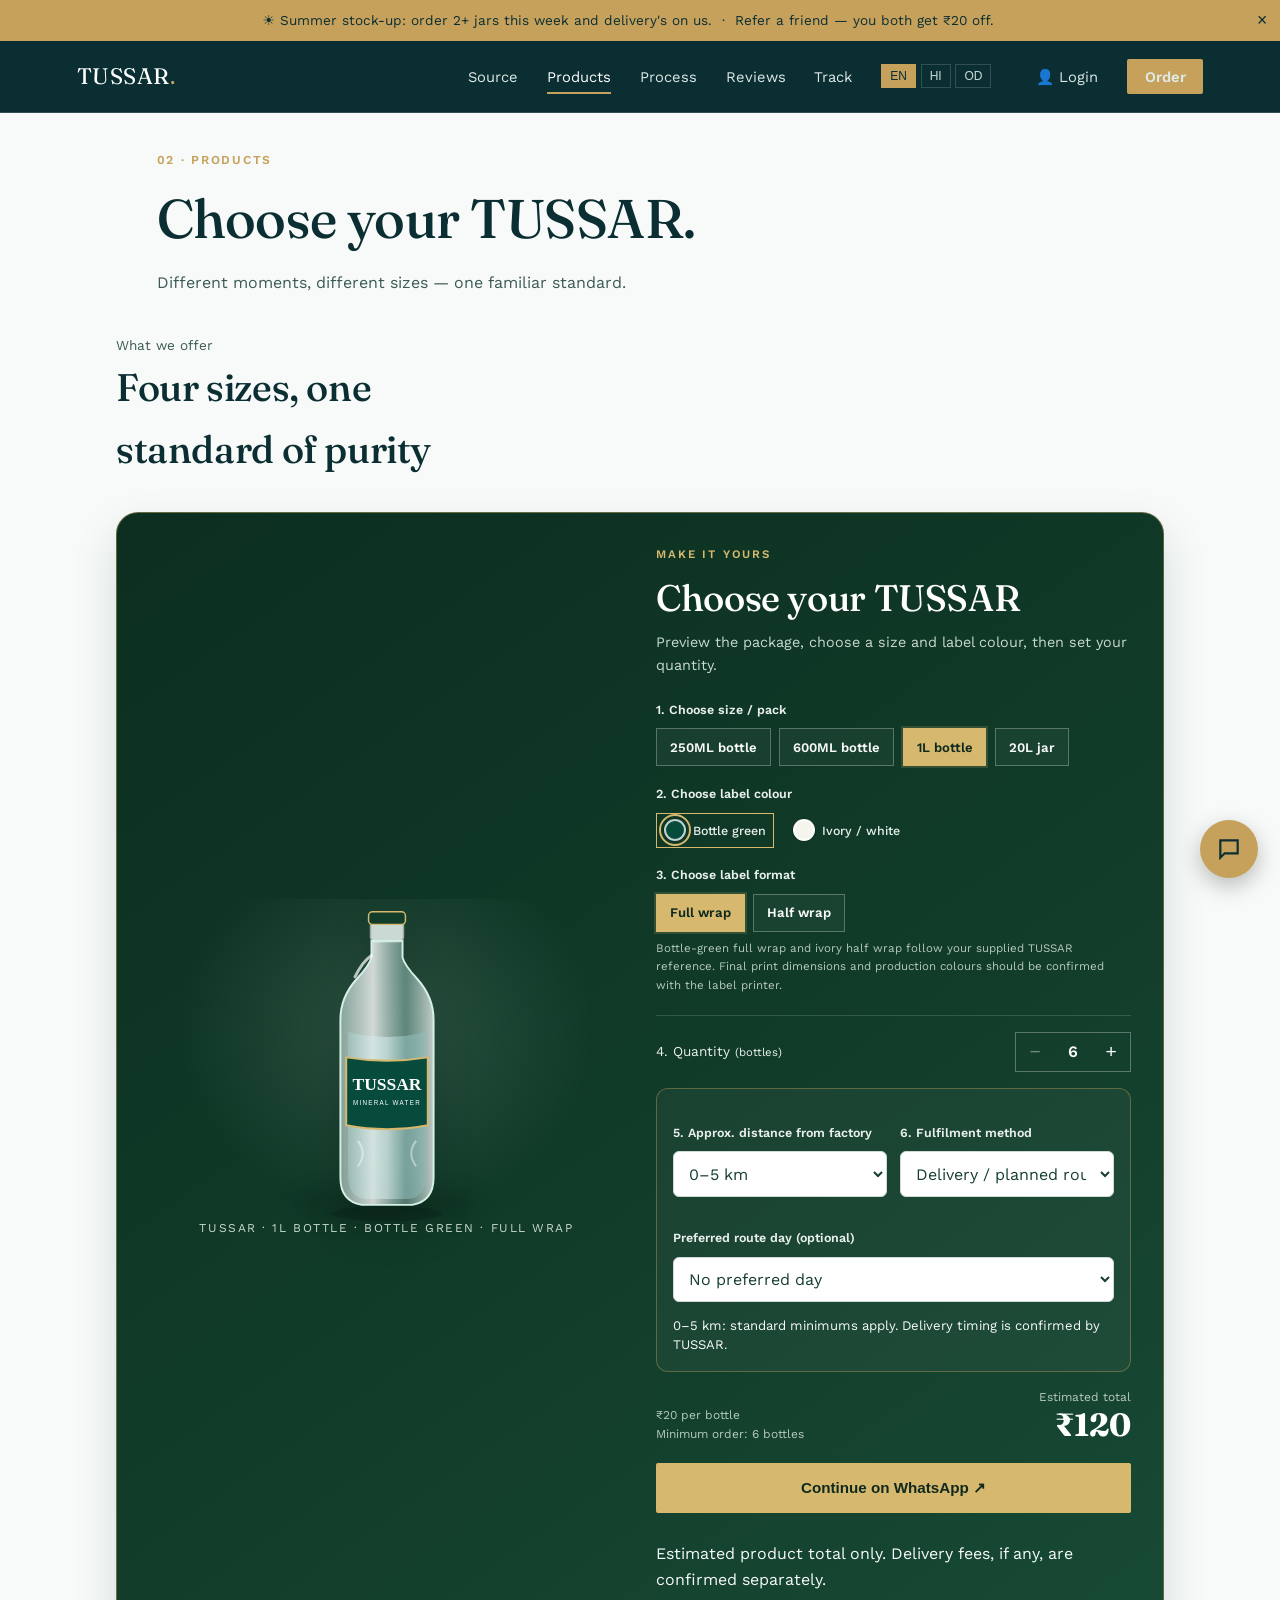
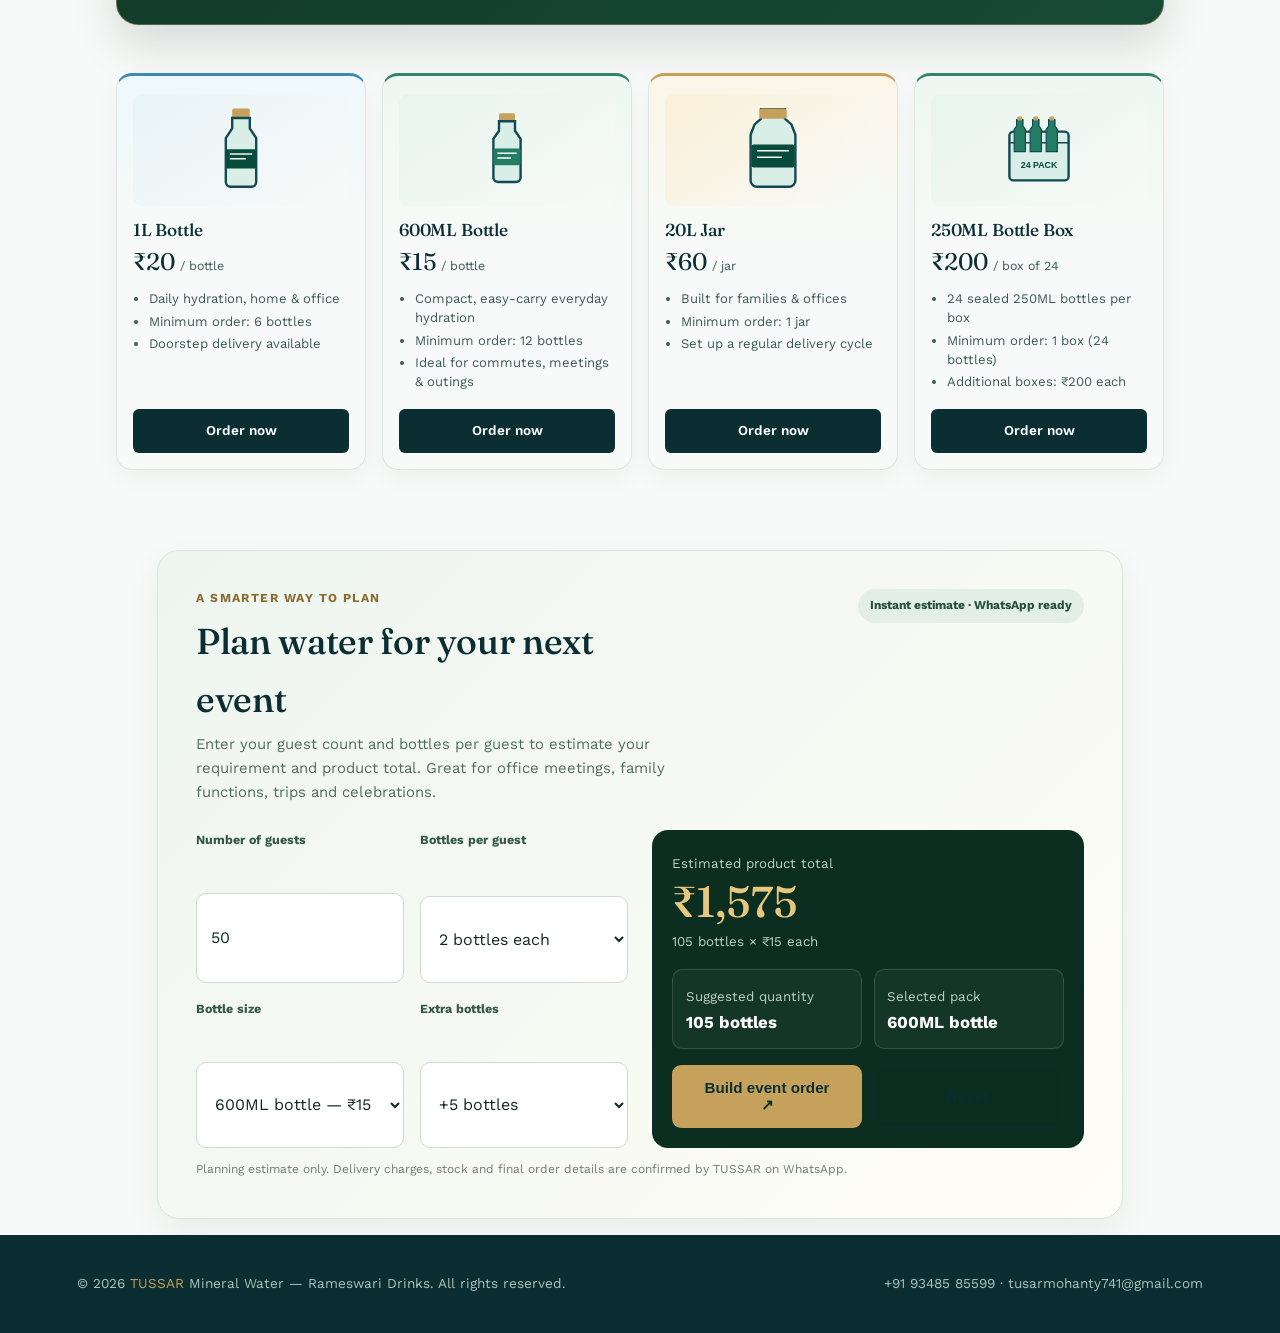
<file: products.html>
<!DOCTYPE html>
<html lang="en">
<head>
<meta charset="utf-8" />
<meta name="viewport" content="width=device-width, initial-scale=1, viewport-fit=cover" />
<title>Products — TUSSAR</title>
<meta name="description" content="TUSSAR packaged drinking water — 250ML, 600ML and 1L bottles, plus 20L jars. Choose your label and order on WhatsApp." />
<meta property="og:title" content="TUSSAR — Water From the Source" />
<meta property="og:description" content="TUSSAR packaged drinking water. 250ML bottles ₹8.33 each (minimum 24), 600ML bottles ₹15, 1L bottles ₹20 and 20L jars ₹60." />
<meta property="og:type" content="website" />
<meta name="twitter:card" content="summary" />
<meta name="twitter:title" content="TUSSAR — Water From the Source" />
<meta name="twitter:description" content="Spring-sourced packaged drinking water, delivered fresh to your door." />
<link rel="preconnect" href="https://fonts.googleapis.com">
<link rel="preconnect" href="https://fonts.gstatic.com" crossorigin>
<link href="https://fonts.googleapis.com/css2?family=Fraunces:opsz,wght@9..144,300;9..144,500;9..144,600&family=Work+Sans:wght@400;500;600&display=swap" rel="stylesheet">
<style>
:root{
  --deep:#0B2E33; --teal:#124953; --mist:#EFF5F2; --paper:#F7FAF8;
  --stone:#3C5A55; --gold:#C6A15B; --ink:#0B1F1D; --line:rgba(255,255,255,.16);
}
:root:not([data-theme="light"]){}
@media (prefers-color-scheme: dark){ :root:not([data-theme="light"]){ } }
:root[data-theme="dark"]{}
*{box-sizing:border-box;margin:0;padding:0}
html{scroll-behavior:smooth;scroll-padding-top:env(safe-area-inset-top,0px)}
body{
  font-family:"Work Sans",system-ui,Arial,sans-serif;background:var(--paper);color:var(--ink);
  line-height:1.6;overflow-x:hidden;
  padding-top:env(safe-area-inset-top,0px);padding-bottom:env(safe-area-inset-bottom,0px);
}
h1,h2,h3{font-family:"Fraunces",Georgia,serif;font-weight:500;letter-spacing:-.01em;color:var(--deep)}
img,svg{max-width:100%}
a{color:inherit}
.wrap{max-width:1120px;margin:0 auto;padding:0 6vw}
.btn{display:inline-flex;align-items:center;gap:.5rem;background:var(--deep);color:#fff;border:none;
  padding:.85rem 1.6rem;border-radius:2px;font-size:.95rem;font-weight:600;cursor:pointer;text-decoration:none;
  transition:background .2s ease}
.btn:hover{background:var(--teal)}
.btn-ghost{background:transparent;border:1px solid var(--deep);color:var(--deep)}
.btn-ghost:hover{background:var(--deep);color:#fff}
.btn-gold{background:var(--gold);color:var(--deep)}
.btn-gold:hover{background:#b18e49}

/* NAV */
header.nav{position:sticky;top:env(safe-area-inset-top,0px);z-index:50;background:var(--deep);
  border-bottom:1px solid var(--line)}
.nav-row{display:flex;align-items:center;justify-content:space-between;padding:1.1rem 6vw;color:#fff}
.brand{font-family:"Fraunces",serif;font-size:1.4rem;color:#fff;letter-spacing:.02em}
.brand span{color:var(--gold)}
.nav-links{list-style:none;display:flex;gap:1.8rem;align-items:center}
.nav-links a{text-decoration:none;color:#dfeae6;font-size:.92rem}
.nav-links a:hover{color:#fff}
.nav-order{background:var(--gold);color:var(--deep);padding:.55rem 1.1rem;border-radius:2px;font-weight:600;font-size:.88rem}
.menu-btn{display:none;background:none;border:none;color:#fff;font-size:1.5rem;cursor:pointer}

/* HERO */
.hero{background:var(--deep);color:#EFF5F2;position:relative;overflow:hidden}
.hero .wrap{display:grid;grid-template-columns:1.1fr .9fr;gap:3rem;align-items:center;
  padding-top:5rem;padding-bottom:4rem;position:relative;z-index:2}
.hero h1{color:#fff;font-size:clamp(2.3rem,4.6vw,3.6rem);line-height:1.08;max-width:14ch}
.hero p.lead{max-width:42ch;color:#c9dad5;margin-top:1.2rem;font-size:1.05rem}
.hero .cta-row{display:flex;gap:1rem;margin-top:2rem;flex-wrap:wrap}
.hero .stats{display:flex;gap:2.2rem;margin-top:3rem;border-top:1px solid var(--line);padding-top:1.5rem}
.hero .stats div b{display:block;font-family:"Fraunces",serif;font-size:1.6rem;color:var(--gold)}
.hero .stats div span{font-size:.82rem;color:#a9c2bc}
.contour{position:absolute;inset:0;opacity:.5;z-index:1}

/* SECTION shell */
.section{padding:5rem 0}
.eyebrow{font-size:.85rem;color:var(--stone)}
.section h2{font-size:clamp(1.8rem,3vw,2.4rem);max-width:16ch}
.two-col{display:grid;grid-template-columns:1fr 1fr;gap:3.5rem;align-items:center}
.section p.body{color:var(--stone);max-width:56ch;margin-top:1rem}

/* ABOUT */
.about{background:var(--mist)}
.ring-art{aspect-ratio:1/1;display:flex;align-items:center;justify-content:center}

/* PRODUCTS */
.grid3{display:grid;grid-template-columns:repeat(4,minmax(0,1fr));gap:1.25rem;margin-top:2.6rem}
.card{background:var(--paper);border:1px solid #dfe6e2;padding:2rem 1.6rem;position:relative}
.card .icon{width:64px;height:64px;margin-bottom:1.2rem}
.card h3{font-size:1.15rem}
.card .price{font-family:"Fraunces",serif;font-size:1.7rem;color:var(--deep);margin:.6rem 0}
.card .price small{font-family:"Work Sans";font-size:.85rem;color:var(--stone);font-weight:400}
.card ul{margin:.8rem 0 1.4rem;padding-left:1.1rem;color:var(--stone);font-size:.9rem}
.card ul li{margin-bottom:.3rem}
.card .btn{width:100%;justify-content:center}

/* FEATURES */
.features-row{display:grid;grid-template-columns:repeat(4,1fr);gap:1.8rem;margin-top:2.6rem}
.feat h4{font-size:1rem;margin-bottom:.4rem}
.feat p{font-size:.88rem;color:var(--stone)}
.feat .icon{width:38px;height:38px;margin-bottom:.9rem;color:var(--gold)}

/* GALLERY */
.gallery{background:var(--deep);color:#EFF5F2}
.gallery h2{color:#fff}
.gal-grid{display:grid;grid-template-columns:repeat(4,1fr);gap:1px;margin-top:2.6rem;background:var(--line)}
.gal-tile{background:var(--teal);padding:2.2rem 1.2rem;display:flex;flex-direction:column;gap:1rem;min-height:190px}
.gal-tile .icon{width:34px;height:34px;color:var(--gold)}
.gal-tile h4{font-size:.95rem;color:#fff;font-weight:500;font-family:"Work Sans"}
.gal-tile p{font-size:.82rem;color:#b9cfc9}

/* REVIEWS */
.rev-grid{display:grid;grid-template-columns:repeat(3,1fr);gap:1.5rem;margin-top:2.6rem}
.rev-card{border-left:3px solid var(--gold);padding:.2rem 0 .2rem 1.2rem}
.rev-card p{font-style:italic;color:var(--stone)}
.rev-card b{display:block;margin-top:.8rem;font-size:.9rem;color:var(--deep)}
.rev-form{margin-top:2.6rem;display:grid;grid-template-columns:1fr 1fr auto;gap:.8rem}
.rev-form textarea{grid-column:1/4}
.rev-form input,.rev-form textarea{border:1px solid #cfd9d5;padding:.7rem;font-family:inherit;background:var(--paper)}

/* ORDER */
.order{background:var(--mist)}
.order-panel{display:grid;grid-template-columns:1fr 1fr;gap:3rem}
.order-form{display:grid;gap:.9rem}
.order-form input,.order-form select,.order-form textarea{
  border:1px solid #cfd9d5;padding:.8rem;font-family:inherit;font-size:.95rem;background:#fff}
.order-form label{font-size:.82rem;color:var(--stone);margin-bottom:-.4rem}
.total-row{font-family:"Fraunces",serif;font-size:1.3rem;color:var(--deep)}
.contact-card{background:var(--deep);color:#fff;padding:2.2rem}
.contact-card h3{color:#fff;font-size:1.2rem;margin-bottom:1.2rem}
.contact-card a{display:block;color:#dfeae6;text-decoration:none;margin-bottom:.7rem;font-size:.95rem}
.contact-card a:hover{color:var(--gold)}
.contact-intro{color:#a9c2bc;font-size:.88rem;margin:-.5rem 0 1.1rem}
.contact-action{display:flex!important;align-items:center;gap:.75rem;padding:.75rem .8rem;border:1px solid rgba(255,255,255,.14);border-radius:8px;margin-bottom:.65rem!important;background:rgba(255,255,255,.04)}
.contact-action span{display:flex;flex-direction:column;line-height:1.25}
.contact-action small{color:#a9c2bc;font-size:.72rem;margin-top:.15rem}
.order-actions{display:grid;grid-template-columns:1fr 1fr 1fr;gap:.65rem}
.order-actions .btn{width:100%;text-align:center;display:flex;align-items:center;justify-content:center;min-height:48px}
.btn-mail{background:#fff;color:var(--deep);border:1px solid var(--deep);font-family:inherit;font-weight:600;cursor:pointer}
.btn-call{background:var(--teal);color:#fff!important;border:1px solid var(--teal);text-decoration:none;font-family:inherit;font-weight:600}
.btn-mail:hover,.btn-call:hover{transform:translateY(-2px)}
.voice-order-btn{width:100%;margin-top:.7rem;border:1px dashed var(--gold);background:rgba(198,161,91,.08);color:var(--deep);padding:.75rem;font:600 .9rem "Work Sans",sans-serif;cursor:pointer;border-radius:2px}
.voice-order-btn:hover{background:rgba(198,161,91,.18);transform:translateY(-1px)}
.voice-order-status{font-size:.78rem;color:var(--stone);margin-top:.45rem}
.delivery-eta{margin-top:.8rem;padding:.75rem;border-left:3px solid var(--gold);background:rgba(198,161,91,.08);color:#dfeae6;font-size:.84rem;display:none}
.delivery-eta.show{display:block}
@media(max-width:700px){.order-actions{grid-template-columns:1fr}.order-actions .btn{min-height:52px}}

/* DELIVERY OPTIONS */
.delivery-options{display:grid;gap:.65rem;margin-top:.25rem}.delivery-option{display:flex;align-items:flex-start;gap:.6rem;border:1px solid #cfd9d5;background:#fff;padding:.7rem .8rem}.delivery-option input{margin-top:.25rem}.delivery-option strong{display:block;color:var(--deep);font-size:.9rem}.delivery-option small{display:block;color:var(--stone);font-size:.75rem}.delivery-base{font-size:.78rem;color:var(--stone);margin-top:.35rem}.delivery-base a{color:var(--deep);font-weight:600}.delivery-breakdown{font-size:.82rem;color:var(--stone)}
/* ORDER TRACKING */
.tracking{background:var(--paper)}
.track-box{max-width:760px;margin:2rem auto 0;background:#fff;border:1px solid #dfe6e2;padding:1.5rem}
.track-form{display:grid;grid-template-columns:1fr auto;gap:.7rem}
.track-form input{border:1px solid #cfd9d5;padding:.8rem;font-family:inherit;font-size:.95rem}
.track-result{display:none;margin-top:1.4rem;border-top:1px solid #dfe6e2;padding-top:1.3rem}
.track-result.show{display:block}
.track-id{font-family:"Fraunces",serif;color:var(--deep);font-size:1.15rem;margin-bottom:1rem}
.track-steps{display:grid;gap:.8rem}
.track-step{display:flex;align-items:center;gap:.8rem;color:#8a9b97}
.track-dot{width:28px;height:28px;border:2px solid #cfd9d5;border-radius:50%;display:grid;place-items:center;flex-shrink:0;font-size:.75rem}
.track-step.active{color:var(--deep);font-weight:600}
.track-step.active .track-dot{background:var(--gold);border-color:var(--gold);color:var(--deep)}
.track-note{font-size:.8rem;color:var(--stone);margin-top:1rem}
@media(max-width:560px){.track-form{grid-template-columns:1fr}.track-box{padding:1rem}}
/* FOOTER */
footer{background:var(--deep);color:#a9c2bc;padding:2.4rem 6vw;font-size:.85rem;
  display:flex;justify-content:space-between;flex-wrap:wrap;gap:.6rem}
footer span{color:var(--gold)}

/* ACCOUNT / LOGIN */
.account-btn{border:1px solid rgba(255,255,255,.28);background:transparent;color:#fff;padding:.55rem .8rem;border-radius:3px;cursor:pointer;font:600 .82rem "Work Sans",sans-serif;transition:.2s}
.account-btn:hover{background:var(--gold);color:var(--deep);border-color:var(--gold)}
.auth-overlay{position:fixed;inset:0;background:rgba(3,18,20,.72);backdrop-filter:blur(5px);z-index:200;display:none;align-items:center;justify-content:center;padding:1rem}
.auth-overlay.open{display:flex}
.auth-modal{width:min(430px,94vw);max-height:90vh;overflow:auto;background:#fff;border:1px solid #dfe6e2;box-shadow:0 20px 60px rgba(0,0,0,.3);padding:1.5rem;position:relative}
.auth-close{position:absolute;right:1rem;top:.8rem;border:none;background:none;font-size:1.5rem;color:var(--stone);cursor:pointer}
.auth-modal h2{font-size:1.7rem;margin-bottom:.25rem}
.auth-sub{font-size:.82rem;color:var(--stone);margin-bottom:1.2rem}
.auth-tabs{display:grid;grid-template-columns:1fr 1fr;border-bottom:1px solid #dfe6e2;margin-bottom:1rem}
.auth-tab{border:none;background:none;padding:.7rem;cursor:pointer;color:var(--stone);font-weight:600}
.auth-tab.active{color:var(--deep);border-bottom:2px solid var(--gold)}
.auth-form{display:grid;gap:.75rem}
.auth-form label{font-size:.78rem;color:var(--stone)}
.auth-form input{border:1px solid #cfd9d5;padding:.75rem;font:inherit;width:100%}
.auth-form button{margin-top:.25rem}
.auth-note{font-size:.72rem;color:#71817d;margin-top:.8rem;line-height:1.5}
.profile-panel{display:none}
.profile-panel.show{display:block}
.profile-head{display:flex;align-items:center;gap:.8rem;padding:.9rem;background:var(--mist);margin-bottom:1rem}
.profile-avatar{width:44px;height:44px;border-radius:50%;background:var(--deep);color:var(--gold);display:grid;place-items:center;font-size:1.1rem}
.profile-head strong{display:block;color:var(--deep)}
.profile-head small{color:var(--stone)}
.profile-card{border:1px solid #dfe6e2;padding:1rem;margin-bottom:.75rem}
.profile-card h3{font-size:1rem;margin-bottom:.7rem}
.profile-actions{display:grid;grid-template-columns:1fr 1fr;gap:.6rem}
.profile-actions button{padding:.7rem;border:1px solid #cfd9d5;background:#fff;cursor:pointer;font:600 .8rem "Work Sans",sans-serif}
.profile-actions button:hover{background:var(--mist)}
.order-history{display:grid;gap:.55rem}
.history-item{border:1px solid #dfe6e2;padding:.7rem;font-size:.8rem}
.history-item strong{color:var(--deep)}
.history-empty{font-size:.8rem;color:var(--stone)}
.payment-box{background:var(--mist);padding:.8rem;font-size:.8rem;color:var(--stone)}
@media(max-width:700px){.account-btn{padding:.5rem .65rem}.account-btn span{display:none}}
/* CHATBOT */
#chat-toggle{position:fixed;bottom:22px;right:22px;z-index:80;width:58px;height:58px;border-radius:50%;
  background:var(--gold);border:none;cursor:pointer;box-shadow:0 8px 22px rgba(0,0,0,.25);
  display:flex;align-items:center;justify-content:center}
#chat-toggle svg{width:26px;height:26px;color:var(--deep)}
#chat-panel{position:fixed;bottom:92px;right:22px;z-index:80;width:min(340px,88vw);height:min(460px,70vh);
  background:#fff;border:1px solid #dfe6e2;box-shadow:0 16px 40px rgba(0,0,0,.22);display:none;
  flex-direction:column;overflow:hidden}
#chat-panel.open{display:flex}
.chat-head{background:var(--deep);color:#fff;padding:.9rem 1.1rem}
.chat-head-row{display:flex;align-items:center;justify-content:space-between;gap:.5rem}
.chat-head b{font-family:"Fraunces",serif;font-weight:500}
.chat-head span{display:block;font-size:.78rem;color:#a9c2bc}
.chat-icon-btn{border:1px solid rgba(255,255,255,.25);background:transparent;color:#fff;border-radius:50%;width:32px;height:32px;cursor:pointer}
.chat-icon-btn.active{background:var(--gold);color:var(--deep)}
.chat-close-btn{font-size:1.5rem;line-height:1;color:#fff;background:rgba(255,255,255,.08)}
.chat-close-btn:hover{background:var(--gold);color:var(--deep)}
.chat-languages{display:flex;gap:.35rem;margin-top:.55rem}
.chat-lang{border:1px solid rgba(255,255,255,.3);background:transparent;color:#fff;padding:.25rem .5rem;border-radius:14px;font-size:.7rem;cursor:pointer}
.chat-lang.active{background:var(--gold);border-color:var(--gold);color:var(--deep)}
.chat-body{flex:1;overflow-y:auto;padding:.9rem;display:flex;flex-direction:column;gap:.6rem;background:var(--mist)}
.msg{max-width:85%;padding:.6rem .8rem;font-size:.88rem;border-radius:2px;line-height:1.45;white-space:pre-wrap}
.msg.bot{background:#fff;border:1px solid #dfe6e2;align-self:flex-start}
.msg.user{background:var(--deep);color:#fff;align-self:flex-end}
.chips{display:flex;flex-wrap:wrap;gap:.4rem;padding:.6rem .9rem;border-top:1px solid #eef1ef}
.chip{font-size:.76rem;border:1px solid var(--gold);color:var(--stone);background:#fff;padding:.35rem .6rem;border-radius:20px;cursor:pointer}
.chip:hover{background:var(--gold);color:var(--deep)}
.chat-input{display:flex;border-top:1px solid #eef1ef}
.chat-input input{flex:1;min-width:0;border:none;padding:.8rem;font-family:inherit;font-size:.88rem}
.chat-input button{border:none;background:var(--deep);color:#fff;padding:0 .8rem;cursor:pointer}
#chatMic.listening{background:var(--gold);color:var(--deep);animation:chatPulse 1s infinite}
@keyframes chatPulse{50%{transform:scale(1.08)}}

/* TRUST STRIP */
.trust{background:var(--paper);border-bottom:1px solid #dfe6e2}
.trust-row{display:flex;justify-content:space-between;gap:1.2rem;padding:1.4rem 0;flex-wrap:wrap}
.trust-item{display:flex;align-items:center;gap:.6rem;font-size:.85rem;color:var(--stone)}
.trust-item svg{width:20px;height:20px;color:var(--gold);flex-shrink:0}

/* PLANS */
.plans{background:var(--paper)}
.plan-row{display:grid;grid-template-columns:repeat(3,1fr);gap:1.6rem;margin-top:2.6rem}
.plan{border:1px solid #dfe6e2;padding:1.8rem}
.plan.pop{border-color:var(--gold);position:relative}
.plan.pop:before{content:"Most chosen";position:absolute;top:-12px;left:1.8rem;background:var(--gold);
  color:var(--deep);font-size:.72rem;font-weight:600;padding:.25rem .6rem}
.plan h4{font-family:"Fraunces",serif;font-size:1.1rem;color:var(--deep);margin-bottom:.4rem}
.plan .p{font-size:.88rem;color:var(--stone);margin-bottom:1rem}
.plan ul{padding-left:1.1rem;color:var(--stone);font-size:.88rem}
.plan ul li{margin-bottom:.3rem}

/* PINCODE CHECK */
.pincode-check{margin-top:1.4rem;display:flex;gap:.6rem}
.pincode-check input{flex:1;border:1px solid #cfd9d5;padding:.7rem;font-family:inherit;background:#fff}
#pincodeResult{margin-top:.7rem;font-size:.86rem}

/* FAQ ACCORDION */
.faq-list{margin-top:2.2rem;border-top:1px solid #dfe6e2}
.faq-item{border-bottom:1px solid #dfe6e2}
.faq-q{width:100%;text-align:left;background:none;border:none;padding:1.1rem 0;font-family:"Fraunces",serif;
  font-size:1.02rem;color:var(--deep);cursor:pointer;display:flex;justify-content:space-between;
  align-items:center;gap:1rem}
.faq-q span{font-size:1.2rem;color:var(--gold);flex-shrink:0}
.faq-a{max-height:0;overflow:hidden;color:var(--stone);font-size:.92rem;transition:max-height .25s ease}
.faq-item.open .faq-a{max-height:200px;padding-bottom:1.1rem}

@media (max-width:860px){
  .hero .wrap{grid-template-columns:1fr;padding-top:3rem}
  .contour{display:none}
  .two-col,.order-panel{grid-template-columns:1fr}
  .grid3,.features-row,.gal-grid,.rev-grid,.plan-row{grid-template-columns:1fr 1fr}

  /* Mobile navigation: keep the menu above the page and close it after navigation. */
  header.nav{position:sticky;top:env(safe-area-inset-top,0px);z-index:100}
  .nav-row{position:relative}
  .nav-links{
    display:none;
    position:absolute;
    top:100%;
    left:0;
    right:0;
    max-height:calc(100vh - 78px);
    overflow-y:auto;
    -webkit-overflow-scrolling:touch;
    background:var(--deep);
    flex-direction:column;
    align-items:center;
    gap:0;
    padding:1rem 6vw 1.25rem;
    border-top:1px solid var(--line);
    box-shadow:0 12px 24px rgba(0,0,0,.22);
  }
  .nav-links.open{display:flex}
  .nav-links li{width:100%;text-align:center}
  .nav-links a{
    display:block;
    padding:.9rem .5rem;
  }
  .nav-links .nav-order{margin:.5rem auto 0;width:max-content}
  .menu-btn{display:block;position:relative;z-index:101}
  .trust-row{justify-content:flex-start}
}
@media (max-width:560px){
  .grid3,.features-row,.gal-grid,.rev-grid,.plan-row{grid-template-columns:1fr}
  .rev-form{grid-template-columns:1fr}
  .rev-form textarea{grid-column:auto}
  #chat-panel{right:12px;bottom:84px;width:92vw}
  .pincode-check{flex-direction:column}
  footer{flex-direction:column;text-align:left}
}

/* PROGRESS BAR */
#scrollBar{position:fixed;top:env(safe-area-inset-top,0px);left:0;height:3px;background:var(--gold);
  width:0%;z-index:90;transition:width .1s linear}

/* SEASONAL BANNER */
#seasonBanner{background:var(--gold);color:var(--deep);text-align:center;font-size:.85rem;
  padding:.6rem 2.5rem .6rem 1rem;position:relative}
#seasonBanner button{position:absolute;right:.8rem;top:50%;transform:translateY(-50%);background:none;
  border:none;font-size:1.1rem;cursor:pointer;color:var(--deep)}

/* LANG TOGGLE */
.lang-toggle{display:flex;gap:.3rem;margin-right:1rem}
.lang-toggle button{background:none;border:1px solid var(--line);color:#c9dad5;font-size:.75rem;
  padding:.25rem .5rem;cursor:pointer}
.lang-toggle button.active{background:var(--gold);color:var(--deep);border-color:var(--gold)}
.lang-toggle button{position:relative;overflow:hidden;transition:transform .18s ease,box-shadow .18s ease,background .18s ease}
.lang-toggle button:active{transform:scale(.9)}
.lang-toggle button.lang-selected{animation:langPop .45s ease}
@keyframes langPop{
  0%{transform:scale(.9)}
  55%{transform:scale(1.12)}
  100%{transform:scale(1)}
}
.nav-links a{transition:color .2s ease,transform .2s ease}
.nav-links a:active{transform:scale(.94)}
.nav-links a.nav-clicked{animation:navTap .35s ease}
@keyframes navTap{
  50%{color:var(--gold);transform:scale(1.06)}
}

/* HERO ANIMATION */
@keyframes riseIn{from{opacity:0;transform:translateY(14px)}to{opacity:1;transform:translateY(0)}}
.hero .wrap>div:first-child>*{animation:riseIn .7s ease both}
.hero .wrap>div:first-child>*:nth-child(2){animation-delay:.08s}
.hero .wrap>div:first-child>*:nth-child(3){animation-delay:.16s}
.hero .wrap>div:first-child>*:nth-child(4){animation-delay:.24s}
.hero .wrap>div:first-child>*:nth-child(5){animation-delay:.32s}
@media (prefers-reduced-motion:reduce){.hero .wrap>div:first-child>*{animation:none}}

/* BULK TABLE */
.bulk-table{width:100%;border-collapse:collapse;font-size:.85rem;margin-top:.8rem}
.bulk-table td{padding:.35rem 0;color:var(--stone);border-top:1px solid #dfe6e2}
.bulk-table td:last-child{text-align:right;color:var(--deep);font-weight:600}

/* CORPORATE FORM */
.corp{background:var(--deep);color:#fff}
.corp h2{color:#fff}
.corp .body{color:#c9dad5}
.corp-form{display:grid;grid-template-columns:1fr 1fr;gap:.9rem;margin-top:2rem}
.corp-form textarea{grid-column:1/3}
.corp-form input,.corp-form textarea{border:1px solid var(--line);background:var(--teal);color:#fff;
  padding:.8rem;font-family:inherit}
.corp-form input::placeholder,.corp-form textarea::placeholder{color:#a9c2bc}
.corp-form button{grid-column:1/3;justify-self:start}

/* GEO + REPEAT */
.geo-link{background:none;border:none;color:var(--gold);text-decoration:underline;cursor:pointer;
  font-size:.82rem;padding:0;margin-top:.6rem}
.repeat-btn{font-size:.82rem;background:none;border:1px dashed var(--stone);color:var(--stone);
  padding:.5rem .8rem;cursor:pointer;margin-bottom:.4rem}

/* PRINT RECEIPT */
#receipt{display:none}
@media print{
  body *{visibility:hidden}
  #receipt,#receipt *{visibility:visible}
  #receipt{display:block;position:absolute;top:0;left:0;width:100%;padding:2rem}
}

@media (max-width:860px){
  .corp-form{grid-template-columns:1fr}
  .corp-form textarea,.corp-form button{grid-column:auto}
  .lang-toggle{margin:0 0 .6rem}
}

/* CUSTOM SCROLLBAR + CURSOR */
::-webkit-scrollbar{width:10px}
::-webkit-scrollbar-track{background:var(--mist)}
::-webkit-scrollbar-thumb{background:var(--gold);border:2px solid var(--mist)}
a,button,.btn,.chip,.faq-q{cursor:url('data:image/svg+xml;utf8,<svg xmlns="http://www.w3.org/2000/svg" width="22" height="22"><circle cx="11" cy="11" r="8" fill="none" stroke="%23C6A15B" stroke-width="2"/></svg>') 11 11,pointer}

/* WAVY DIVIDER */
.wave{display:block;width:100%;line-height:0;margin-top:-1px}
.wave svg{width:100%;height:60px;display:block}

/* RIPPLE */
.btn{position:relative;overflow:hidden}
.ripple{position:absolute;border-radius:50%;background:rgba(255,255,255,.5);transform:scale(0);
  animation:rippleAnim .55s ease-out;pointer-events:none}
@keyframes rippleAnim{to{transform:scale(3);opacity:0}}

/* LIQUID TEXT */
.liquid{font-family:"Fraunces",serif;font-size:clamp(2.2rem,7vw,4.5rem);font-weight:600;
  background:linear-gradient(0deg,var(--gold) 0%,var(--gold) 50%,#dcdfdd 50%,#dcdfdd 100%);
  background-size:100% 220%;background-position:0 100%;-webkit-background-clip:text;background-clip:text;
  color:transparent;transition:background-position 1.8s ease}
.liquid.filled{background-position:0 0}

/* CARD TILT + SHINE + TINTS */
.card{transition:transform .3s ease,box-shadow .3s ease;overflow:hidden}
.card:hover{transform:rotate(-.6deg) translateY(-4px);box-shadow:0 18px 30px rgba(11,46,51,.12)}
.card .icon{transition:transform .3s ease}
.card:hover .icon{transform:scale(1.06) rotate(2deg)}
.card.tint-blue{background:linear-gradient(180deg,#eef8fb,var(--paper) 40%)}
.card.tint-gold{background:linear-gradient(180deg,#fbf5e8,var(--paper) 40%)}
.card.tint-green{background:linear-gradient(180deg,#eef7f2,var(--paper) 40%)}

/* MINERAL CHART */
.mineral-row{display:flex;align-items:center;gap:1rem;margin-bottom:.9rem}
.mineral-row span{width:110px;font-size:.85rem;color:var(--stone);flex-shrink:0}
.mineral-bar{flex:1;height:8px;background:#dfe6e2}
.mineral-bar i{display:block;height:100%;background:var(--gold)}
.mineral-row b{width:60px;text-align:right;font-size:.85rem;color:var(--deep)}

/* JOURNEY SCROLL STRIP */
.journey{display:flex;gap:1px;overflow-x:auto;scroll-snap-type:x mandatory;margin-top:2.6rem;background:var(--line)}
.journey .step{scroll-snap-align:start;min-width:240px;background:var(--teal);color:#fff;padding:2rem 1.6rem;flex-shrink:0}
.journey .step b{display:block;font-family:"Fraunces",serif;font-size:1.5rem;color:var(--gold);margin-bottom:.4rem}
.journey .step p{font-size:.85rem;color:#b9cfc9}

/* FOUNDER NOTE */
.founder{border-left:3px solid var(--gold);padding-left:1.4rem;margin-top:2.6rem;max-width:60ch}
.founder p{font-style:italic;color:var(--stone);font-size:1.02rem}
.founder b{display:block;margin-top:.8rem;color:var(--deep);font-style:normal}

/* HERO DRIFT */
.hero{position:relative}
.hero:before{content:"";position:absolute;inset:0;z-index:0;
  background:radial-gradient(circle at 30% 40%,rgba(198,161,91,.18),transparent 55%),
             radial-gradient(circle at 75% 65%,rgba(20,83,92,.5),transparent 55%);
  background-size:180% 180%;animation:driftBg 16s ease-in-out infinite}
@keyframes driftBg{0%,100%{background-position:0% 0%}50%{background-position:100% 60%}}
@media (prefers-reduced-motion:reduce){.hero:before{animation:none}.liquid{transition:none}}

.badge-fresh{display:inline-flex;align-items:center;gap:.4rem;font-size:.78rem;color:var(--gold);
  border:1px solid var(--gold);padding:.3rem .7rem;border-radius:20px;margin-top:1rem}

/* INTERACTIVE TUSSAR PRODUCT CONFIGURATOR */
.product-configurator{display:grid;grid-template-columns:minmax(0,1fr) minmax(0,1fr);gap:2rem;align-items:center;margin:2rem 0 3rem;padding:clamp(1.1rem,3vw,2rem);background:linear-gradient(145deg,#0b2e20,#123d2a 60%,#174a35);color:#f7faf8;border:1px solid rgba(198,161,91,.45);box-shadow:0 20px 45px rgba(11,46,32,.14);overflow:hidden}
.pc-preview{min-height:340px;display:flex;align-items:center;justify-content:center;position:relative;background:radial-gradient(ellipse at 50% 42%,rgba(232,240,233,.13),transparent 58%)}
.pc-preview:after{content:"";position:absolute;bottom:25px;width:180px;height:20px;background:rgba(0,0,0,.22);filter:blur(12px);border-radius:50%}
.pc-bottle{width:min(100%,280px);height:330px;position:relative;z-index:1;transition:transform .35s ease,filter .35s ease;filter:drop-shadow(0 20px 16px rgba(0,0,0,.25))}
.pc-bottle svg{width:100%;height:100%;overflow:visible}
.pc-bottle.jug{width:min(100%,320px);height:300px}
.pc-bottle.box{width:min(100%,260px);height:260px}
.pc-bottle.small-bottle{transform:scale(.88)}
.pc-preview-caption{position:absolute;left:0;right:0;bottom:0;text-align:center;font-size:.75rem;letter-spacing:.13em;text-transform:uppercase;color:#c9dad0;z-index:2}
.pc-controls{min-width:0}
.pc-kicker{font-size:.72rem;letter-spacing:.16em;text-transform:uppercase;color:#d6b96f;font-weight:600}
.pc-controls h3{color:#fff;font-size:clamp(1.7rem,3vw,2.3rem);margin:.35rem 0 .2rem}
.pc-description{color:#c9dad0;font-size:.9rem;margin-bottom:1.4rem}
.pc-label{display:block;font-size:.78rem;font-weight:600;color:#e9f0eb;margin:1.1rem 0 .55rem}
.pc-options{display:flex;flex-wrap:wrap;gap:.55rem}
.pc-option{border:1px solid rgba(255,255,255,.28);background:rgba(255,255,255,.04);color:#f7faf8;padding:.65rem .8rem;font:600 .82rem "Work Sans",sans-serif;cursor:pointer;transition:all .2s ease}
.pc-option:hover{border-color:#d6b96f;transform:translateY(-1px)}
.pc-option[aria-pressed="true"]{border-color:#d6b96f;background:#d6b96f;color:#10291d;box-shadow:0 0 0 2px rgba(214,185,111,.18)}
.pc-colors{display:flex;gap:.7rem;flex-wrap:wrap}
.pc-color{display:flex;align-items:center;gap:.4rem;background:transparent;border:1px solid transparent;color:#e9f0eb;padding:.35rem .45rem;cursor:pointer;font:500 .78rem "Work Sans",sans-serif}
.pc-color[aria-pressed="true"]{border-color:#d6b96f}
.pc-swatch{display:inline-block;width:22px;height:22px;border-radius:50%;background:var(--swatch);border:2px solid rgba(255,255,255,.75);box-shadow:0 0 0 1px rgba(0,0,0,.15)}
.pc-color[aria-pressed="true"] .pc-swatch{outline:2px solid #d6b96f;outline-offset:3px}
.pc-color-note{font-size:.72rem;color:#b6c9bd;margin-top:.45rem}
.pc-qty-row{display:flex;align-items:center;justify-content:space-between;gap:1rem;margin-top:1.3rem;padding-top:1rem;border-top:1px solid rgba(255,255,255,.15)}
.pc-qty-label{font-size:.85rem;color:#e9f0eb}
.pc-qty-control{display:flex;align-items:center;border:1px solid rgba(255,255,255,.3)}
.pc-qty-control button{width:38px;height:38px;border:0;background:transparent;color:#fff;font-size:1.2rem;cursor:pointer}
.pc-qty-control button:hover{background:rgba(255,255,255,.1)}
.pc-qty-control output{min-width:38px;text-align:center;font-weight:600}
.pc-total{display:flex;align-items:end;justify-content:space-between;gap:1rem;margin:1rem 0 1.2rem}
.pc-total small{display:block;color:#b6c9bd;font-size:.75rem}
.pc-total strong{font-family:"Fraunces",Georgia,serif;font-size:2rem;line-height:1.1;color:#fff}
.pc-add{width:100%;justify-content:center;background:#d6b96f;color:#10291d;font-weight:700;padding:1rem}
.pc-add:hover{background:#ead39a}
.pc-feedback{min-height:1.2rem;margin-top:.55rem;color:#e5d5a6;font-size:.76rem}
.pc-configurator .pc-price-note{font-size:.75rem;color:#b6c9bd;margin-top:.65rem}
@media(max-width:760px){.product-configurator{grid-template-columns:minmax(0,1fr);gap:1rem;padding:1rem;min-width:0}.pc-preview{min-height:0;min-width:0;width:100%;display:flex;flex-direction:column;align-items:center;justify-content:flex-start;gap:1.15rem;padding:0 0 1rem;overflow:visible}.pc-preview:after{bottom:3.4rem}.pc-preview #pcBottle{margin:0 auto}.pc-preview-caption{margin-top:.35rem;padding-top:.25rem;min-height:2.5em}.pc-bottle{height:275px;width:220px;max-width:100%;flex:0 0 auto}.pc-bottle.jug{height:250px;width:270px;max-width:100%}.pc-bottle.pack{height:220px;width:220px;max-width:100%}.pc-preview-caption{position:relative;left:auto;right:auto;bottom:auto;width:100%;padding:0 .25rem;text-align:center;overflow-wrap:anywhere;line-height:1.5;flex:0 0 auto}.pc-controls{padding-top:.6rem;min-width:0;width:100%}.pc-options{display:grid;grid-template-columns:repeat(2,minmax(0,1fr));gap:.5rem;width:100%}.pc-option{min-width:0;width:100%;padding:.65rem .35rem;text-align:center;white-space:normal;overflow-wrap:anywhere;line-height:1.3}.pc-colors{gap:.35rem}.pc-color{min-width:0;padding:.35rem .25rem;flex-wrap:wrap}.pc-qty-row,.pc-total{gap:.5rem;flex-wrap:wrap}.pc-qty-control{flex-shrink:0}}
@media(prefers-reduced-motion:reduce){.pc-bottle,.pc-option{transition:none}}


/* PRODUCT PAGE COMPACT REDESIGN */
.products-intro, .product-intro { margin-bottom: 1rem; }
.grid3{
  grid-template-columns:repeat(4,minmax(0,1fr));
  gap:1rem;
  margin-top:1.2rem;
  align-items:stretch;
}
.grid3 .card{
  display:flex;
  flex-direction:column;
  min-width:0;
  padding:1.1rem 1rem 1rem;
  border-radius:12px;
  box-shadow:0 4px 14px rgba(11,46,51,.05);
}
.grid3 .card .icon{
  display:block;
  width:100%;
  height:112px;
  margin:0 auto .7rem;
  padding:.5rem;
  background:rgba(18,73,83,.045);
  border-radius:9px;
}
.grid3 .card h3{font-size:1.08rem;line-height:1.25;margin:.1rem 0}
.grid3 .card .price{font-size:1.5rem;line-height:1.25;margin:.35rem 0 .5rem}
.grid3 .card .price small{font-size:.78rem}
.grid3 .card ul{font-size:.82rem;line-height:1.45;margin:.25rem 0 .9rem;padding-left:1rem;flex:1}
.grid3 .card ul li{margin-bottom:.2rem}
.grid3 .card .btn{padding:.7rem .8rem;font-size:.85rem;border-radius:6px}
.grid3 .card.tint-blue{border-top:3px solid #3b8bb0}
.grid3 .card.tint-green{border-top:3px solid #36856a}
.grid3 .card.tint-gold{border-top:3px solid var(--gold)}
.grid3 .card:nth-child(1) .icon{background:linear-gradient(145deg,#e9f4f7,#f7faf8)}
.grid3 .card:nth-child(2) .icon{background:linear-gradient(145deg,#e8f4ed,#f7faf8)}
.grid3 .card:nth-child(3) .icon{background:linear-gradient(145deg,#fbf0d8,#f7faf8)}
.grid3 .card:nth-child(4) .icon{background:linear-gradient(145deg,#e8f4ed,#f7faf8)}
/* Trim oversized section whitespace on this page */
body:has(.grid3) .section{padding:2.5rem 0}
body:has(.grid3) .section .wrap{padding-left:clamp(16px,3vw,36px);padding-right:clamp(16px,3vw,36px)}
body:has(.grid3) .section h2{margin-bottom:.4rem}
@media(max-width:900px){
  .grid3{grid-template-columns:repeat(2,minmax(0,1fr));gap:.8rem}
  .grid3 .card{padding:.9rem}
  .grid3 .card .icon{height:100px}
}
@media(max-width:520px){
  .grid3{grid-template-columns:repeat(2,minmax(0,1fr));gap:.65rem}
  .grid3 .card{padding:.7rem;border-radius:9px}
  .grid3 .card .icon{height:82px;padding:.3rem;margin-bottom:.5rem}
  .grid3 .card h3{font-size:.95rem}
  .grid3 .card .price{font-size:1.25rem}
  .grid3 .card .price small{display:block;font-size:.7rem}
  .grid3 .card ul{font-size:.74rem;padding-left:.9rem}
  .grid3 .card .btn{font-size:.76rem;padding:.65rem .4rem}
}

</style>
<style>
body{opacity:0;transform:translateY(8px);transition:opacity .42s ease,transform .42s ease}body.page-ready{opacity:1;transform:none}body.page-leaving{opacity:0;transform:translateY(-8px)}
.nav-links a{position:relative;transition:color .25s ease,transform .25s ease}.nav-links a::after{content:"";position:absolute;left:0;right:0;bottom:-8px;height:2px;background:var(--gold);transform:scaleX(0);transition:transform .28s ease}.nav-links a:hover{transform:translateY(-2px)}.nav-links a:hover::after,.nav-links a.active::after{transform:scaleX(1)}.nav-links a.active{color:#fff}
.page-intro{padding:2.4rem 0 0;background:var(--paper)}.page-intro .wrap{display:flex;align-items:end;gap:2rem}.page-intro .kicker{font-size:.76rem;letter-spacing:.14em;text-transform:uppercase;color:var(--gold);font-weight:600}.page-intro h1{font-size:clamp(2rem,5vw,3.4rem);margin-top:.25rem}.page-intro p{max-width:50ch;color:var(--stone);margin-top:.5rem}.explore-grid{display:grid;grid-template-columns:repeat(4,1fr);gap:1rem;margin:2rem auto 0;max-width:1120px;padding:0 6vw 4rem}.explore-card{padding:1.35rem;background:#fff;border:1px solid #dfe6e2;text-decoration:none;transition:transform .3s ease,box-shadow .3s ease,border-color .3s ease}.explore-card:hover{transform:translateY(-6px);box-shadow:0 16px 35px rgba(11,46,51,.10);border-color:var(--gold)}.explore-card span{font-size:.72rem;color:var(--gold);font-weight:600;letter-spacing:.08em}.explore-card h3{margin:.35rem 0;font-size:1.15rem}.explore-card p{font-size:.82rem;color:var(--stone)}@media(max-width:760px){.page-intro .wrap{display:block}.explore-grid{grid-template-columns:1fr 1fr}}@media(max-width:480px){.explore-grid{grid-template-columns:1fr}}@media(prefers-reduced-motion:reduce){body,.nav-links a,.nav-links a::after,.explore-card{transition:none!important}}
</style><style>
/* TUSSAR event planner and premium product interactions */
.product-configurator{border-radius:22px;position:relative;isolation:isolate}
.product-configurator:before{content:"";position:absolute;inset:-35% auto auto -10%;width:260px;height:260px;border-radius:50%;background:rgba(198,161,91,.12);filter:blur(8px);z-index:-1;pointer-events:none}
.pc-preview{border-radius:18px;background:radial-gradient(ellipse at 50% 38%,rgba(230,248,238,.13),transparent 62%)}
.pc-bottle{filter:drop-shadow(0 18px 18px rgba(0,0,0,.2));transition:transform .35s ease,filter .35s ease}
.pc-bottle:hover{transform:translateY(-5px) rotate(-1deg);filter:drop-shadow(0 23px 20px rgba(0,0,0,.28))}
.pc-option,.pc-color,.pc-wrap-option{transition:transform .18s ease,box-shadow .18s ease}
.pc-option:hover,.pc-color:hover,.pc-wrap-option:hover{transform:translateY(-2px)}
.grid3 .card{border-radius:16px;box-shadow:0 8px 24px rgba(11,46,32,.04);transition:transform .25s ease,box-shadow .25s ease,border-color .25s ease}
.grid3 .card:hover{transform:translateY(-6px);box-shadow:0 18px 38px rgba(11,46,32,.12);border-color:rgba(198,161,91,.8)}
.event-planner{padding:clamp(1.25rem,3vw,2.4rem);background:linear-gradient(135deg,#eef5ef,#fffdf7);border:1px solid #d8e4dc;border-radius:22px;margin:2.5rem 0 1rem;box-shadow:0 14px 34px rgba(11,46,32,.06)}
.event-planner-head{display:flex;justify-content:space-between;gap:1rem;align-items:flex-start;flex-wrap:wrap}
.event-planner-kicker{font-size:.76rem;letter-spacing:.12em;text-transform:uppercase;color:#8a6c31;font-weight:700}
.event-planner h2{font-size:clamp(1.6rem,3vw,2.25rem);max-width:20ch;margin:.3rem 0}
.event-planner-intro{max-width:54ch;color:#526b60;font-size:.93rem}
.event-planner-tag{background:#e3eee6;color:#24513b;padding:.45rem .75rem;border-radius:999px;font-size:.75rem;font-weight:700;white-space:nowrap}
.event-planner-grid{display:grid;grid-template-columns:1fr 1fr;gap:1.5rem;margin-top:1.6rem}
.event-fields{display:grid;grid-template-columns:1fr 1fr;gap:1rem}
.event-field{display:grid;gap:.4rem}
.event-field label{font-size:.78rem;font-weight:700;color:#345849}
.event-field input,.event-field select{width:100%;min-width:0;padding:.8rem .85rem;border:1px solid #cddbd1;border-radius:10px;background:#fff;color:#10291d;font:inherit}
.event-results{padding:1.25rem;border-radius:16px;background:#0b2e20;color:#f7faf8;display:flex;flex-direction:column;justify-content:space-between;gap:1rem}
.event-results small{color:#bdd0c5}
.event-total{font:500 clamp(2rem,4vw,2.7rem) Fraunces,Georgia,serif;color:#e6c77d;line-height:1.2}
.event-metrics{display:grid;grid-template-columns:1fr 1fr;gap:.7rem}
.event-metric{padding:.8rem;border:1px solid rgba(255,255,255,.14);border-radius:10px;background:rgba(255,255,255,.04)}
.event-metric strong{display:block;font-size:1.05rem;color:#fff}
.event-actions{display:flex;gap:.6rem;flex-wrap:wrap}
.event-actions .btn{flex:1;justify-content:center;border-radius:9px;min-width:160px}
.event-note{font-size:.75rem;color:#6a7e73;margin-top:.8rem}
@media(max-width:760px){.event-planner-grid{grid-template-columns:1fr}.event-fields{grid-template-columns:1fr 1fr}.event-results{min-height:245px}}
@media(max-width:420px){.event-fields{grid-template-columns:1fr}.event-actions .btn{width:100%}}
@media(prefers-reduced-motion:reduce){.pc-bottle,.pc-option,.pc-color,.pc-wrap-option,.grid3 .card{transition:none}.pc-bottle:hover,.grid3 .card:hover{transform:none}}
</style>
</head><div class="auth-overlay" id="authOverlay" onclick="if(event.target===this)closeAuthModal()">
  <div class="auth-modal" role="dialog" aria-modal="true" aria-labelledby="authTitle">
    <button class="auth-close" type="button" onclick="closeAuthModal()" aria-label="Close">×</button>
    <h2 id="authTitle">Your TUSSAR Account</h2>
    <p class="auth-sub" id="authSub">Login to view your orders, profile and payment options.</p>

    <div id="authBox">
      <div class="auth-tabs">
        <button class="auth-tab active" id="loginTab" type="button" onclick="showAuthTab('login')">Login</button>
        <button class="auth-tab" id="signupTab" type="button" onclick="showAuthTab('signup')">Create account</button>
      </div>

      <form class="auth-form" id="loginForm" onsubmit="return loginCustomer(event)">
        <div><label>Email or mobile</label><input id="loginIdentity" required autocomplete="username" placeholder="Email or mobile number"></div>
        <div><label>Password</label><input id="loginPassword" type="password" required autocomplete="current-password" placeholder="Password"></div>
        <button class="btn btn-gold" type="submit">🔐 Login</button>
      </form>

      <form class="auth-form" id="signupForm" style="display:none" onsubmit="return signupCustomer(event)">
        <div><label>Full name</label><input id="signupName" required autocomplete="name" placeholder="Your name"></div>
        <div><label>Mobile</label><input id="signupPhone" required autocomplete="tel" placeholder="10-digit mobile"></div>
        <div><label>Email</label><input id="signupEmail" type="email" required autocomplete="email" placeholder="you@example.com"></div>
        <div><label>Password</label><input id="signupPassword" type="password" minlength="6" required autocomplete="new-password" placeholder="Minimum 6 characters"></div>
        <button class="btn btn-gold" type="submit">✨ Create account</button>
      </form>
      <p class="auth-note">Account UI is ready. For production, authentication, order history and payment records should be stored in a secure backend/database rather than browser storage.</p>
    </div>

    <div class="profile-panel" id="profilePanel">
      <div class="profile-head">
        <div class="profile-avatar" id="profileAvatar">T</div>
        <div><strong id="profileName">Customer</strong><small id="profileContact">—</small></div>
      </div>

      <div class="profile-card">
        <h3>📦 Order history</h3>
        <div class="order-history" id="orderHistory"></div>
      </div>

      <div class="profile-card">
        <h3>💳 Payments</h3>
        <div class="payment-box">Payment history and saved payment methods will appear here after the secure payment backend is connected.</div>
      </div>

      <div class="profile-card">
        <h3>👤 Profile</h3>
        <div class="profile-actions">
          <button type="button" onclick="showProfileMessage('Address book')">📍 Address book</button>
          <button type="button" onclick="showProfileMessage('Profile editing')">✏️ Edit profile</button>
        </div>
      </div>

      <button class="btn btn-ghost" type="button" style="width:100%;justify-content:center" onclick="logoutCustomer()">Log out</button>
      <p class="auth-note" id="profileMessage"></p>
    </div>
  </div>
</div>

<div id="scrollBar"></div>
<div id="seasonBanner" style="display:none">☀️ Summer stock-up: order 2+ jars this week and delivery's on us. &nbsp;·&nbsp; Refer a friend — you both get ₹20 off.
  <button onclick="dismissBanner()" aria-label="Dismiss">×</button>
</div>

<header class="nav"><div class="nav-row"><a class="brand" href="index.html" style="text-decoration:none">TUSSAR<span>.</span></a><ul class="nav-links" id="navLinks"><li><a href="about.html" data-page="about">Source</a></li><li><a href="products.html" data-page="products">Products</a></li><li><a href="process.html" data-page="process">Process</a></li><li><a href="reviews.html" data-page="reviews">Reviews</a></li><li><a href="track.html" data-page="track">Track</a></li><li class="lang-toggle"><button class="active" data-lang="en" onclick="setLang('en')">EN</button><button data-lang="hi" onclick="setLang('hi')">HI</button><button data-lang="or" onclick="setLang('or')">OD</button></li><li><a href="#" onclick="openAuthModal();return false;">👤 <span id="accountBtnText">Login</span></a></li><li><a href="order.html" class="nav-order" data-page="order">Order</a></li></ul><button class="menu-btn" id="menuBtn" aria-label="Menu">☰</button></div></header><div class="page-intro"><div class="wrap"><div><div class="kicker">02 · Products</div><h1>Choose your TUSSAR.</h1><p>Different moments, different sizes — one familiar standard.</p></div></div></div><section class="section" id="products">
  <div class="wrap">
    <p class="eyebrow">What we offer</p>
    <h2>Four sizes, one standard of purity</h2>

    <section class="product-configurator" id="tussarConfigurator" aria-labelledby="pcTitle">
      <div class="pc-preview">
        <div class="pc-bottle" id="pcBottle" aria-label="Live preview of the selected TUSSAR package">
          <svg viewBox="0 0 240 340" role="img" aria-label="TUSSAR bottle preview">
            <defs><linearGradient id="pcGlass" x1="0" x2="1"><stop offset="0" stop-color="#d9f1ed" stop-opacity=".55"/><stop offset=".35" stop-color="#fff" stop-opacity=".8"/><stop offset=".7" stop-color="#a7d5cd" stop-opacity=".45"/><stop offset="1" stop-color="#fff" stop-opacity=".72"/></linearGradient><linearGradient id="pcWater" x1="0" x2="1"><stop offset="0" stop-color="#b9e7e6" stop-opacity=".5"/><stop offset=".5" stop-color="#e8ffff" stop-opacity=".8"/><stop offset="1" stop-color="#83c9d0" stop-opacity=".45"/></linearGradient></defs>
            <ellipse cx="120" cy="319" rx="57" ry="8" fill="#000" opacity=".15"/>
            <rect x="103" y="15" width="34" height="24" rx="5" fill="#cbd9d4" stroke="#9aaca4" stroke-width="1.5"/>
            <rect x="101" y="8" width="38" height="13" rx="4" fill="#123d2a" stroke="#d6b96f" stroke-width="1.5"/>
            <path d="M104 38 L136 38 L136 55 Q138 63 151 77 Q168 96 168 119 L168 282 Q168 306 146 310 L94 310 Q72 306 72 282 L72 119 Q72 96 89 77 Q102 63 104 55 Z" fill="url(#pcGlass)" stroke="#d5f0e8" stroke-width="2"/>
            <path d="M80 132 Q120 142 160 132 L160 281 Q160 301 143 304 L97 304 Q80 301 80 281 Z" fill="url(#pcWater)" opacity=".55"/>
            <path d="M78 158 Q120 165 162 158 L162 228 Q120 236 78 228 Z" fill="#123d2a" stroke="#d6b96f" stroke-width="2" id="pcLabelShape"/>
            <path d="M86 174 Q120 181 154 174" fill="none" stroke="#d6b96f" stroke-width="1" opacity=".9"/>
            <text x="120" y="192" text-anchor="middle" font-family="Georgia,serif" font-size="18" font-weight="bold" fill="#fff" id="pcLogoText">TUSSAR</text>
            <text x="120" y="207" text-anchor="middle" font-family="Arial,sans-serif" font-size="6.5" letter-spacing="1.3" fill="#e8f0e9">MINERAL WATER</text>
            <path d="M90 244 Q100 257 90 270 M150 244 Q140 257 150 270" stroke="#fff" stroke-opacity=".45" stroke-width="2" fill="none"/>
            <path d="M87 75 Q95 59 104 53" stroke="#fff" stroke-opacity=".7" stroke-width="3" fill="none" stroke-linecap="round"/>
          </svg>
        </div>
        <div class="pc-preview-caption" id="pcPreviewCaption">TUSSAR · 1L bottle · Bottle green</div>
      </div>
      <div class="pc-controls">
        <div class="pc-kicker">Make it yours</div>
        <h3 id="pcTitle">Choose your TUSSAR</h3>
        <p class="pc-description">Preview the package, choose a size and label colour, then set your quantity.</p>

        <span class="pc-label" id="pcSizeLabel">1. Choose size / pack</span>
        <div class="pc-options" role="group" aria-label="Choose bottle size or pack">
          <button class="pc-option" type="button" data-pc-product="250ML" aria-pressed="false">250ML bottle</button>
          <button class="pc-option" type="button" data-pc-product="600ML" aria-pressed="false">600ML bottle</button>
          <button class="pc-option" type="button" data-pc-product="1L" aria-pressed="true">1L bottle</button>
          <button class="pc-option" type="button" data-pc-product="20L" aria-pressed="false">20L jar</button>
        </div>

        <span class="pc-label" id="pcColorLabel">2. Choose label colour</span>
        <div class="pc-colors" role="group" aria-label="Preview label colour">
          <button class="pc-color" type="button" data-pc-color="green" aria-pressed="true"><span class="pc-swatch" style="--swatch:#064b3b"></span>Bottle green</button>
          <button class="pc-color" type="button" data-pc-color="white" aria-pressed="false"><span class="pc-swatch" style="--swatch:#f4f5ed"></span>Ivory / white</button>
        </div>
        <span class="pc-label" id="pcWrapLabel">3. Choose label format</span>
        <div class="pc-options" role="group" aria-label="Choose label format">
          <button class="pc-option" type="button" data-pc-wrap="full" aria-pressed="true">Full wrap</button>
          <button class="pc-option" type="button" data-pc-wrap="half" aria-pressed="false">Half wrap</button>
        </div>
        <p class="pc-color-note">Bottle-green full wrap and ivory half wrap follow your supplied TUSSAR reference. Final print dimensions and production colours should be confirmed with the label printer.</p>

        <div class="pc-qty-row">
          <span class="pc-qty-label">4. Quantity <small id="pcUnitText">(bottles)</small></span>
          <div class="pc-qty-control" aria-label="Quantity controls">
            <button type="button" id="pcQtyMinus" aria-label="Decrease quantity">−</button>
            <output id="pcQty" aria-live="polite">6</output>
            <button type="button" id="pcQtyPlus" aria-label="Increase quantity">+</button>
          </div>
        </div>
        <div class="pc-delivery-settings" style="display:grid;grid-template-columns:repeat(auto-fit,minmax(190px,1fr));gap:.85rem;margin:1rem 0;padding:1rem;border:1px solid rgba(198,161,91,.4);border-radius:12px;background:rgba(255,255,255,.04)">
          <div><label for="pcDistance" class="pc-label">5. Approx. distance from factory</label><select id="pcDistance" style="width:100%;padding:.7rem;border:1px solid #cfd9d5;background:#fff;color:#163d32;font:inherit;border-radius:6px"><option value="0-5">0–5 km</option><option value="5-10">5–10 km</option><option value="10-20">10–20 km</option><option value="20-plus">More than 20 km</option></select></div>
          <div><label for="pcFulfilment" class="pc-label">6. Fulfilment method</label><select id="pcFulfilment" style="width:100%;padding:.7rem;border:1px solid #cfd9d5;background:#fff;color:#163d32;font:inherit;border-radius:6px"><option value="delivery">Delivery / planned route</option><option value="pickup">Collect from factory</option></select></div>
          <div style="grid-column:1/-1"><label for="pcRouteDay" class="pc-label">Preferred route day (optional)</label><select id="pcRouteDay" style="width:100%;padding:.7rem;border:1px solid #cfd9d5;background:#fff;color:#163d32;font:inherit;border-radius:6px"><option value="">No preferred day</option><option>Monday</option><option>Tuesday</option><option>Wednesday</option><option>Thursday</option><option>Friday</option><option>Saturday</option><option>Sunday</option></select></div>
          <p id="pcDeliveryNote" role="status" aria-live="polite" style="grid-column:1/-1;margin:0;font-size:.82rem;line-height:1.5;color:inherit">Nearby orders use the standard minimum. Delivery timing is confirmed after checking the route.</p>
        </div>
        <div class="pc-total">
          <div><small id="pcPriceEach">₹20 per bottle</small><small id="pcMinimumNote">Minimum order: 6 bottles</small></div>
          <div style="text-align:right"><small>Estimated total</small><strong id="pcTotal" aria-live="polite">₹120</strong></div>
        </div>
        <button class="btn pc-add" type="button" id="pcOrderBtn">Continue on WhatsApp ↗</button>
        <p class="pc-feedback" id="pcFeedback" role="status" aria-live="polite"></p>
        <p class="pc-price-note">Estimated product total only. Delivery fees, if any, are confirmed separately.</p>
      </div>
    </section>

    <div class="grid3">

      <div class="card tint-blue">
        <svg class="icon" viewBox="0 0 100 120" role="img" aria-label="Tall 1 litre bottle"><rect x="39" y="8" width="22" height="12" rx="2" fill="#C6A15B"/><path d="M39 20h22v13l8 12v55a6 6 0 0 1-6 6H37a6 6 0 0 1-6-6V45l8-12z" fill="#d8eee7" stroke="#124953" stroke-width="3"/><rect x="31" y="59" width="38" height="24" rx="2" fill="#064b3b"/><path d="M36 65h28M36 71h20" stroke="#f4f5ed" stroke-width="2"/></svg>
        <h3>1L Bottle</h3>
        <div class="price">₹20 <small>/ bottle</small></div>
        <ul>
          <li>Daily hydration, home &amp; office</li>
          <li>Minimum order: 6 bottles</li>
          <li>Doorstep delivery available</li>
        </ul>
        <a class="btn" href="https://wa.me/919348585599" target="_blank" rel="noopener" onclick="openWhatsAppOrder('1L'); return false;">Order now</a>
      </div>

      <div class="card tint-green">
        <svg class="icon" viewBox="0 0 100 120" role="img" aria-label="Compact 600 millilitre bottle"><rect x="40" y="14" width="20" height="10" rx="2" fill="#C6A15B"/><path d="M40 24h20v12l7 10v48a6 6 0 0 1-6 6H39a6 6 0 0 1-6-6V46l7-10z" fill="#d8eee7" stroke="#124953" stroke-width="3"/><rect x="33" y="58" width="34" height="21" rx="2" fill="#237d63"/><path d="M38 64h24M38 70h17" stroke="#fff" stroke-width="2"/></svg>
        <h3>600ML Bottle</h3>
        <div class="price">₹15 <small>/ bottle</small></div>
        <ul>
          <li>Compact, easy-carry everyday hydration</li>
          <li>Minimum order: 12 bottles</li>
          <li>Ideal for commutes, meetings &amp; outings</li>
        </ul>
        <a class="btn" href="https://wa.me/919348585599" target="_blank" rel="noopener" onclick="openWhatsAppOrder('600ML'); return false;">Order now</a>
      </div>

      <div class="card tint-gold">
        <svg class="icon" viewBox="0 0 100 120" role="img" aria-label="20 litre water jar"><path d="M35 9h30v12l8 7 5 13v57a8 8 0 0 1-8 8H30a8 8 0 0 1-8-8V41l5-13 8-7z" fill="#d8eee7" stroke="#124953" stroke-width="3"/><rect x="33" y="8" width="34" height="13" rx="3" fill="#C6A15B"/><rect x="23" y="53" width="54" height="29" rx="3" fill="#064b3b"/><path d="M30 61h40M30 69h31" stroke="#f4f5ed" stroke-width="2"/></svg>
        <h3>20L Jar</h3>
        <div class="price">₹60 <small>/ jar</small></div>
        <ul>
          <li>Built for families &amp; offices</li>
          <li>Minimum order: 1 jar</li>
          <li>Set up a regular delivery cycle</li>
        </ul>
        <a class="btn" href="https://wa.me/919348585599" target="_blank" rel="noopener" onclick="openWhatsAppOrder('20L'); return false;">Order now</a>
      </div>

      <div class="card tint-green">
        <svg class="icon" viewBox="0 0 100 120" role="img" aria-label="Box of 24 small 250 millilitre bottles"><rect x="13" y="37" width="74" height="61" rx="5" fill="#d8eee7" stroke="#124953" stroke-width="3"/><path d="M13 51h74" stroke="#124953" stroke-width="2"/><g fill="#237d63" stroke="#124953" stroke-width="1.5"><path d="M22 22h8v8l3 4v28h-14V34l3-4z"/><path d="M42 22h8v8l3 4v28H39V34l3-4z"/><path d="M62 22h8v8l3 4v28H59V34l3-4z"/></g><g fill="#C6A15B"><rect x="23" y="18" width="6" height="5" rx="1"/><rect x="43" y="18" width="6" height="5" rx="1"/><rect x="63" y="18" width="6" height="5" rx="1"/></g><text x="50" y="83" text-anchor="middle" font-size="11" font-family="Arial" font-weight="700" fill="#064b3b">24 PACK</text></svg>
        <h3>250ML Bottle Box</h3>
        <div class="price">₹200 <small>/ box of 24</small></div>
        <ul>
          <li>24 sealed 250ML bottles per box</li>
          <li>Minimum order: 1 box (24 bottles)</li>
          <li>Additional boxes: ₹200 each</li>
        </ul>
        <a class="btn" href="https://wa.me/919348585599" target="_blank" rel="noopener" onclick="openWhatsAppOrder('250ML'); return false;">Order now</a>
      </div>

    </div>
  </div>
</section><section class="wrap" aria-labelledby="eventPlannerTitle">
  <div class="event-planner" id="eventPlanner">
    <div class="event-planner-head">
      <div><p class="event-planner-kicker">A smarter way to plan</p><h2 id="eventPlannerTitle">Plan water for your next event</h2>
      <p class="event-planner-intro">Enter your guest count and bottles per guest to estimate your requirement and product total. Great for office meetings, family functions, trips and celebrations.</p></div>
      <span class="event-planner-tag">Instant estimate · WhatsApp ready</span>
    </div>
    <div class="event-planner-grid">
      <div class="event-fields">
        <div class="event-field"><label for="eventGuests">Number of guests</label><input id="eventGuests" type="number" min="1" max="10000" value="50" inputmode="numeric"></div>
        <div class="event-field"><label for="eventBottlesPerGuest">Bottles per guest</label><select id="eventBottlesPerGuest"><option value="1">1 bottle each</option><option value="2" selected>2 bottles each</option><option value="3">3 bottles each</option><option value="4">4 bottles each</option></select></div>
        <div class="event-field"><label for="eventBottleSize">Bottle size</label><select id="eventBottleSize"><option value="600ML" selected>600ML bottle — ₹15</option><option value="1L">1L bottle — ₹20</option></select></div>
        <div class="event-field"><label for="eventBuffer">Extra bottles</label><select id="eventBuffer"><option value="0">No extra bottles</option><option value="5" selected>+5 bottles</option><option value="10">+10 bottles</option><option value="15">+15 bottles</option><option value="20">+20 bottles</option></select></div>
      </div>
      <div class="event-results" aria-live="polite">
        <div><small>Estimated product total</small><div class="event-total" id="eventTotal">₹1,575</div><small id="eventTotalNote">105 bottles × ₹15 each</small></div>
        <div class="event-metrics"><div class="event-metric"><small>Suggested quantity</small><strong id="eventBottleCount">105 bottles</strong></div><div class="event-metric"><small>Selected pack</small><strong id="eventPackLabel">600ML bottle</strong></div></div>
        <div class="event-actions"><button type="button" class="btn btn-gold" id="eventWhatsAppBtn">Build event order ↗</button><button type="button" class="btn btn-ghost" id="eventResetBtn">Reset</button></div>
      </div>
    </div>
    <p class="event-note">Planning estimate only. Delivery charges, stock and final order details are confirmed by TUSSAR on WhatsApp.</p>
  </div>
</section>
<div id="receipt">
  <h2 style="font-family:Georgia">TUSSAR — Order Receipt</h2>
  <p id="rcpDate"></p><hr style="margin:1rem 0">
  <p id="rcpBody"></p>
</div>

<footer>
  <p>© 2026 <span>TUSSAR</span> Mineral Water — Rameswari Drinks. All rights reserved.</p>
  <p>+91 93485 85599 · tusarmohanty741@gmail.com</p>
</footer>

<button id="chat-toggle" aria-label="Chat with us">
  <svg viewBox="0 0 24 24" fill="none" stroke="currentColor" stroke-width="2"><path d="M4 4h16v12H8l-4 4V4z"/></svg>
</button>
<div id="chat-panel">
  <div class="chat-head">
    <div class="chat-head-row">
      <b id="chatTitle">TUSSAR Assistant</b>
      <div style="display:flex;align-items:center;gap:.4rem"><button id="chatSpeakToggle" class="chat-icon-btn" type="button" title="Voice replies" aria-label="Toggle voice replies">🔊</button><button id="chatClose" class="chat-icon-btn chat-close-btn" type="button" title="Close chat" aria-label="Close chatbot">×</button></div>
    </div>
    <span id="chatSubtitle">Ask in English, Hindi or Odia — type or speak.</span>
    <div class="chat-languages" role="group" aria-label="Chat language">
      <button type="button" data-chat-lang="en" class="chat-lang active">English</button>
      <button type="button" data-chat-lang="hi" class="chat-lang">हिंदी</button>
      <button type="button" data-chat-lang="or" class="chat-lang">ଓଡ଼ିଆ</button>
    </div>
  </div>
  <div class="chat-body" id="chatBody"></div>
  <div class="chips" id="chatChips"></div>
  <div class="chat-input">
    <input id="chatInput" placeholder="Type a question..." onkeydown="if(event.key==='Enter')sendChat()">
    <button id="chatMic" type="button" onclick="startVoiceChat()" title="Speak">🎙️</button>
    <button id="chatSend" type="button" onclick="sendChat()">Send</button>
  </div>
</div>

<script id="tussar-chat-toggle-guard">
(function(){
  const button=document.getElementById('chat-toggle');
  const panel=document.getElementById('chat-panel');
  if(!button||!panel||button.dataset.toggleBound==='true')return;
  button.dataset.toggleBound='true';
  button.setAttribute('aria-expanded','false');
  button.addEventListener('click',function(){
    const isOpen=panel.classList.toggle('open');
    button.setAttribute('aria-expanded',String(isOpen));
  });
  const closeButton=document.getElementById('chatClose');
  if(closeButton){closeButton.addEventListener('click',function(){panel.classList.remove('open');button.setAttribute('aria-expanded','false');button.focus();});}
  document.addEventListener('keydown',function(event){
    if(event.key==='Escape'&&panel.classList.contains('open')){
      panel.classList.remove('open');button.setAttribute('aria-expanded','false');
    }
  });
})();
</script>
<script>

/* Interactive product preview, price and quantity selector */
try {
(function initTussarConfigurator(){
  const root=document.getElementById('tussarConfigurator');
  if(!root)return;
  const catalog={
    '250ML':{name:'250ML bottle box (24 bottles)',unit:'boxes',price:200,min:1,shape:'box',caption:'250ML bottle box (24 bottles)'},
    '600ML':{name:'600ML bottle',unit:'bottles',price:15,min:12,shape:'bottle',caption:'600ML bottle'},
    '1L':{name:'1L bottle',unit:'bottles',price:20,min:6,shape:'bottle',caption:'1L bottle'},
    '20L':{name:'20L jar',unit:'jars',price:60,min:1,shape:'jug',caption:'20L jar'}
  };
  const colours={
    green:{name:'Bottle green',hex:'#064b3b',text:'#ffffff'},
    white:{name:'Ivory / white',hex:'#f4f5ed',text:'#123d2a'}
  };
  let product='1L',colour='green',wrapStyle='full',qty=6,distanceZone='0-5',fulfilment='delivery';
  const qtyOut=root.querySelector('#pcQty'),totalOut=root.querySelector('#pcTotal');
  const priceEach=root.querySelector('#pcPriceEach'),unitText=root.querySelector('#pcUnitText');
  const minNote=root.querySelector('#pcMinimumNote'),caption=root.querySelector('#pcPreviewCaption');
  const bottle=root.querySelector('#pcBottle'),labelShape=root.querySelector('#pcLabelShape'),logoText=root.querySelector('#pcLogoText');
  const feedback=root.querySelector('#pcFeedback');
  const money=n=>'₹'+Number(n).toLocaleString('en-IN');
  function effectiveMinimum(item){
    if(fulfilment==='pickup')return item.min;
    const multiplier=distanceZone==='5-10'?2:distanceZone==='10-20'?3:distanceZone==='20-plus'?5:1;
    return item.min*multiplier;
  }
  function renderShape(){
    const item=catalog[product];
    bottle.className='pc-bottle'+(item.shape==='jug'?' jug':item.shape==='box'?' pack':product==='600ML'?' small-bottle':'');
    if(item.shape==='box'){
      bottle.innerHTML='<svg viewBox="0 0 300 300" role="img" aria-label="Box of 24 TUSSAR 250 millilitre bottles"><rect x="35" y="108" width="230" height="145" rx="12" fill="#d8eee7" stroke="#124953" stroke-width="4"/><path d="M35 142h230" stroke="#124953" stroke-width="3"/><g fill="#237d63" stroke="#124953" stroke-width="2"><path d="M65 55h22v18l8 13v66H57V86l8-13z"/><path d="M112 55h22v18l8 13v66h-38V86l8-13z"/><path d="M159 55h22v18l8 13v66h-38V86l8-13z"/><path d="M206 55h22v18l8 13v66h-38V86l8-13z"/></g><g fill="#C6A15B"><rect x="67" y="47" width="18" height="9" rx="2"/><rect x="114" y="47" width="18" height="9" rx="2"/><rect x="161" y="47" width="18" height="9" rx="2"/><rect x="208" y="47" width="18" height="9" rx="2"/></g><text x="150" y="195" text-anchor="middle" font-size="24" font-weight="700" fill="#064b3b">TUSSAR</text><text x="150" y="225" text-anchor="middle" font-size="17" fill="#064b3b">24 BOTTLES</text></svg>';
    }else if(item.shape==='jug'){
      bottle.innerHTML='<svg viewBox="0 0 300 300" role="img" aria-label="TUSSAR 20 litre jar preview"><defs><linearGradient id="pcJugGlass" x1="0" x2="1"><stop offset="0" stop-color="#c9e9e5" stop-opacity=".45"/><stop offset=".45" stop-color="#fff" stop-opacity=".8"/><stop offset="1" stop-color="#9bcfc7" stop-opacity=".55"/></linearGradient></defs><ellipse cx="150" cy="280" rx="100" ry="10" fill="#000" opacity=".17"/><rect x="124" y="16" width="52" height="26" rx="5" fill="#123d2a" stroke="#d6b96f" stroke-width="2"/><path d="M126 40 L174 40 L174 53 Q192 58 208 79 Q226 101 226 125 L226 242 Q226 267 200 271 L100 271 Q74 267 74 242 L74 125 Q74 101 92 79 Q108 58 126 53 Z" fill="url(#pcJugGlass)" stroke="#d5f0e8" stroke-width="2"/><path d="M82 145 Q150 154 218 145 L218 242 Q218 261 198 264 L102 264 Q82 261 82 242 Z" fill="#d9f4ef" opacity=".42"/><path class="pc-label-shape" d="M82 155 Q150 164 218 155 L218 215 Q150 224 82 215 Z" fill="'+colours[colour].hex+'" stroke="#d6b96f" stroke-width="2"/><text x="150" y="182" text-anchor="middle" font-family="Georgia,serif" font-size="23" font-weight="bold" fill="'+colours[colour].text+'">TUSSAR</text><text x="150" y="198" text-anchor="middle" font-family="Arial,sans-serif" font-size="7" letter-spacing="1.5" fill="'+colours[colour].text+'">MINERAL WATER</text><path d="M97 84 Q107 63 125 55" stroke="#fff" stroke-opacity=".7" stroke-width="4" fill="none" stroke-linecap="round"/></svg>';
    }else if(item.shape==='box'){
      bottle.innerHTML='<svg viewBox="0 0 260 260" role="img" aria-label="TUSSAR 250 millilitre box pack preview"><defs><linearGradient id="pcBoxGlass" x1="0" x2="1"><stop offset="0" stop-color="#d9f1ed"/><stop offset=".5" stop-color="#fff"/><stop offset="1" stop-color="#b7ddd5"/></linearGradient></defs><ellipse cx="130" cy="238" rx="78" ry="8" fill="#000" opacity=".15"/><path d="M70 45 L190 45 L206 66 L206 220 Q206 230 196 230 L64 230 Q54 230 54 220 L54 66 Z" fill="url(#pcBoxGlass)" stroke="#d5f0e8" stroke-width="2"/><path d="M70 45 L130 67 L190 45" fill="none" stroke="#d5f0e8" stroke-width="2"/><path class="pc-label-shape" d="M54 112 L206 112 L206 177 L54 177 Z" fill="'+colours[colour].hex+'" stroke="#d6b96f" stroke-width="2"/><text x="130" y="139" text-anchor="middle" font-family="Georgia,serif" font-size="20" font-weight="bold" fill="'+colours[colour].text+'">TUSSAR</text><text x="130" y="155" text-anchor="middle" font-family="Arial,sans-serif" font-size="7" letter-spacing="1.2" fill="'+colours[colour].text+'">250ML · PACK OF 24</text><path d="M69 80 L69 103" stroke="#fff" stroke-width="4" stroke-opacity=".7" stroke-linecap="round"/></svg>';
    }else{
      bottle.innerHTML='<svg viewBox="0 0 240 340" role="img" aria-label="TUSSAR '+item.caption+' preview"><defs><linearGradient id="pcGlass" x1="0" x2="1"><stop offset="0" stop-color="#d9f1ed" stop-opacity=".55"/><stop offset=".35" stop-color="#fff" stop-opacity=".8"/><stop offset=".7" stop-color="#a7d5cd" stop-opacity=".45"/><stop offset="1" stop-color="#fff" stop-opacity=".72"/></linearGradient><linearGradient id="pcWater" x1="0" x2="1"><stop offset="0" stop-color="#b9e7e6" stop-opacity=".5"/><stop offset=".5" stop-color="#e8ffff" stop-opacity=".8"/><stop offset="1" stop-color="#83c9d0" stop-opacity=".45"/></linearGradient></defs><ellipse cx="120" cy="319" rx="57" ry="8" fill="#000" opacity=".15"/><rect x="103" y="15" width="34" height="24" rx="5" fill="#cbd9d4" stroke="#9aaca4" stroke-width="1.5"/><rect x="101" y="8" width="38" height="13" rx="4" fill="#123d2a" stroke="#d6b96f" stroke-width="1.5"/><path d="M104 38 L136 38 L136 55 Q138 63 151 77 Q168 96 168 119 L168 282 Q168 306 146 310 L94 310 Q72 306 72 282 L72 119 Q72 96 89 77 Q102 63 104 55 Z" fill="url(#pcGlass)" stroke="#d5f0e8" stroke-width="2"/><path d="M80 132 Q120 142 160 132 L160 281 Q160 301 143 304 L97 304 Q80 301 80 281 Z" fill="url(#pcWater)" opacity=".55"/><path class="pc-label-shape" d="M78 158 Q120 165 162 158 L162 228 Q120 236 78 228 Z" fill="'+colours[colour].hex+'" stroke="#d6b96f" stroke-width="2"/><text x="120" y="192" text-anchor="middle" font-family="Georgia,serif" font-size="18" font-weight="bold" fill="'+colours[colour].text+'">TUSSAR</text><text x="120" y="207" text-anchor="middle" font-family="Arial,sans-serif" font-size="6.5" letter-spacing="1.3" fill="'+colours[colour].text+'">MINERAL WATER</text><path d="M90 244 Q100 257 90 270 M150 244 Q140 257 150 270" stroke="#fff" stroke-opacity=".45" stroke-width="2" fill="none"/><path d="M87 75 Q95 59 104 53" stroke="#fff" stroke-opacity=".7" stroke-width="3" fill="none" stroke-linecap="round"/></svg>';
    }
  }

    const svg=bottle.querySelector('svg');
    if(svg){
      const ns='http://www.w3.org/2000/svg';
      const firstText=svg.querySelector('text');
      const shape=catalog[product].shape;
      const mountainPaths={
        bottle:'M98 180 L108 170 L115 176 L126 164 L140 180',
        jug:'M119 173 L133 163 L143 169 L155 157 L174 173',
        box:'M91 132 L104 122 L113 128 L126 117 L145 132'
      };
      const wavePaths={
        bottle:'M86 216 Q120 224 154 216',
        jug:'M94 207 Q150 216 206 207',
        box:'M66 164 Q130 172 194 164'
      };
      const ink=colour==='green'?'#ffffff':'#0b4b3b';
      const mountain=document.createElementNS(ns,'path');
      mountain.setAttribute('d',mountainPaths[shape]);
      mountain.setAttribute('fill','none');
      mountain.setAttribute('stroke',ink);
      mountain.setAttribute('stroke-width','2.2');
      mountain.setAttribute('stroke-linecap','round');
      mountain.setAttribute('stroke-linejoin','round');
      mountain.setAttribute('opacity','.9');
      const wave=document.createElementNS(ns,'path');
      wave.setAttribute('d',wavePaths[shape]);
      wave.setAttribute('fill','none');
      wave.setAttribute('stroke',ink);
      wave.setAttribute('stroke-width','1.6');
      wave.setAttribute('stroke-linecap','round');
      wave.setAttribute('opacity','.75');
      if(firstText){svg.insertBefore(mountain,firstText);svg.insertBefore(wave,firstText);}
    }

  function update(){
    const item=catalog[product],shade=colours[colour];
    const minQty=effectiveMinimum(item);
    qty=Math.max(minQty,Math.floor(Number(qty)||minQty));
    qtyOut.textContent=qty;
    totalOut.textContent=item.price==null?'Confirm price':money(item.price*qty);
    priceEach.textContent=item.price==null?'Price to be confirmed':money(item.price)+' per '+(product==='250ML'?'box of 24 bottles':product==='20L'?'jar':'bottle');
    unitText.textContent='('+item.unit+')';
    minNote.textContent='Minimum order: '+minQty+' '+item.unit+(fulfilment==='pickup'?' (factory pickup)':'');
    const note=root.querySelector('#pcDeliveryNote');
    if(note){
      if(fulfilment==='pickup')note.textContent='Factory pickup selected: standard minimums apply regardless of distance. We will share collection timing after order confirmation.';
      else if(distanceZone==='0-5')note.textContent='0–5 km: standard minimums apply. Delivery timing is confirmed by TUSSAR.';
      else if(distanceZone==='5-10')note.textContent='5–10 km: minimum quantity doubles. Delivery depends on order size and route availability.';
      else if(distanceZone==='10-20')note.textContent='10–20 km: minimum quantity triples. Prefer a planned bulk-delivery route; TUSSAR will confirm the day.';
      else note.textContent='Over 20 km: minimum quantity is five times the local minimum. Delivery is only by confirmed bulk route; otherwise choose factory pickup.';
    }
    caption.textContent='TUSSAR · '+item.caption+' · '+shade.name+' · '+(wrapStyle==='full'?'Full wrap':'Half wrap');
    root.querySelectorAll('[data-pc-product]').forEach(b=>b.setAttribute('aria-pressed',String(b.dataset.pcProduct===product)));
    root.querySelectorAll('[data-pc-color]').forEach(b=>b.setAttribute('aria-pressed',String(b.dataset.pcColor===colour)));
    root.querySelectorAll('[data-pc-wrap]').forEach(b=>b.setAttribute('aria-pressed',String(b.dataset.pcWrap===wrapStyle)));
    root.querySelector('#pcQtyMinus').disabled=qty<=minQty;
    root.querySelector('#pcQtyMinus').style.opacity=qty<=minQty?'.4':'1';
    renderShape();
    const labelShape=bottle.querySelector('.pc-label-shape');
    if(labelShape){
      const paths={
        bottle:{full:'M78 158 Q120 165 162 158 L162 228 Q120 236 78 228 Z',half:'M94 158 Q120 164 146 158 L146 220 Q120 226 94 220 Z'},
        jug:{full:'M82 155 Q150 164 218 155 L218 215 Q150 224 82 215 Z',half:'M112 155 Q150 160 188 155 L188 211 Q150 217 112 211 Z'},
        box:{full:'M54 112 L206 112 L206 177 L54 177 Z',half:'M80 112 L180 112 L180 177 L80 177 Z'}
      };
      labelShape.setAttribute('d',paths[catalog[product].shape][wrapStyle]);
    }
  }
  root.querySelectorAll('[data-pc-wrap]').forEach(b=>b.addEventListener('click',()=>{wrapStyle=b.dataset.pcWrap;feedback.textContent='';update();}));
  root.querySelectorAll('[data-pc-product]').forEach(b=>b.addEventListener('click',()=>{
    product=b.dataset.pcProduct;qty=effectiveMinimum(catalog[product]);feedback.textContent='';update();
  }));
  root.querySelectorAll('[data-pc-color]').forEach(b=>b.addEventListener('click',()=>{
    colour=b.dataset.pcColor;feedback.textContent='';update();
  }));
  root.querySelector('#pcQtyMinus').addEventListener('click',()=>{qty=Math.max(effectiveMinimum(catalog[product]),qty-1);update();});
  root.querySelector('#pcQtyPlus').addEventListener('click',()=>{qty+=1;update();});
  root.querySelector('#pcDistance').addEventListener('change',e=>{distanceZone=e.target.value;qty=effectiveMinimum(catalog[product]);feedback.textContent='';update();});
  root.querySelector('#pcFulfilment').addEventListener('change',e=>{fulfilment=e.target.value;qty=effectiveMinimum(catalog[product]);feedback.textContent='';update();});
  root.querySelector('#pcOrderBtn').addEventListener('click',()=>{
    const item=catalog[product],shade=colours[colour];
    const message=[
      'Hi TUSSAR, I would like to order:',
      'Product: '+item.name,
      'Label colour preference: '+shade.name,
      'Quantity: '+qty+' '+item.unit,
      'Estimated distance from factory: '+({'0-5':'0–5 km','5-10':'5–10 km','10-20':'10–20 km','20-plus':'More than 20 km'}[distanceZone]),
      'Fulfilment preference: '+(fulfilment==='pickup'?'Factory pickup':'Delivery / planned route'),
      'Preferred route day: '+(root.querySelector('#pcRouteDay').value||'No preference — please advise the next planned route'),
      'Delivery policy: '+(fulfilment==='pickup'?'Standard minimum quantity; collection timing to be confirmed.':distanceZone==='0-5'?'Standard local minimum; timing to be confirmed.':distanceZone==='5-10'?'Double minimum quantity; route availability to be confirmed.':distanceZone==='10-20'?'Triple minimum quantity; planned bulk route required.':'Five times local minimum; bulk route confirmation required; otherwise factory pickup.'),
      'Label format: '+(wrapStyle==='full'?'Full wrap':'Half wrap'),
      'Estimated product total: '+(item.price==null?'Price to be confirmed':money(item.price*qty)),
      'Design: '+(colour==='green'?'Bottle green':'Ivory / white')+' TUSSAR concept',
      'Please confirm route day, delivery availability and any delivery charges before processing.'
    ].join('\n');
    feedback.textContent='Opening WhatsApp with your selection…';
    window.open('https://wa.me/919348585599?text='+encodeURIComponent(message),'_blank','noopener');
  });
  update();
})();
} catch(error) {
  console.error('TUSSAR configurator initialization failed:',error);
}

// mobile nav
const menuBtn=document.getElementById('menuBtn');
const navLinks=document.getElementById('navLinks');
const closeMobileNav=()=>navLinks.classList.remove('open');

menuBtn.onclick=()=>{
  const isOpen=navLinks.classList.toggle('open');
  menuBtn.setAttribute('aria-expanded',String(isOpen));
};

// Close the mobile menu before jumping to a section, so the destination is visible.
navLinks.querySelectorAll('a[href^="#"]').forEach(link=>{
  link.addEventListener('click',()=>{
    closeMobileNav();
    menuBtn.setAttribute('aria-expanded','false');
  });
});

// Close when tapping outside the header.
document.addEventListener('click',e=>{
  if(!e.target.closest('header.nav') && navLinks.classList.contains('open')){
    closeMobileNav();
    menuBtn.setAttribute('aria-expanded','false');
  }
});

// order total + whatsapp
function getDeliveryMode(){return document.querySelector('input[name="deliveryMode"]:checked')?.value||'standard';}
function getPriorityDeliveryFee(qty){const q=Math.max(1,Number(qty)||1);return Math.max(20,20+Math.max(0,Math.ceil((q-5)/5))*10);}
function calcTotal(){
 const sel=document.getElementById('oProduct');
 if(!sel)return {subtotal:0,priority:0,total:0};
 const price=+sel.options[sel.selectedIndex].dataset.price;
 const qty=Math.max(1,+document.getElementById('oQty').value||1);const subtotal=price*qty;
 const priority=getDeliveryMode()==='priority'?getPriorityDeliveryFee(qty):0;
 const subtotalEl=document.getElementById('oSubtotal');if(subtotalEl)subtotalEl.textContent=subtotal;
 const feeEl=document.getElementById('deliveryFee');if(feeEl)feeEl.textContent='₹'+priority;
 const label=document.getElementById('priorityFeeLabel');if(label)label.textContent='(+'+'₹'+getPriorityDeliveryFee(qty)+')';
 document.getElementById('oTotal').textContent=subtotal+priority;
 return {subtotal,priority,total:subtotal+priority};
}
calcTotal();
function generateOrderId(){
  const d=new Date();
  const date=d.getFullYear()+String(d.getMonth()+1).padStart(2,'0')+String(d.getDate()).padStart(2,'0');
  return 'TUS-'+date+'-'+Math.floor(1000+Math.random()*9000);
}
function sendOrder(e){
  e.preventDefault();
  const name=document.getElementById('oName').value;
  const phone=document.getElementById('oPhone').value;
  const sel=document.getElementById('oProduct');
  const product=sel.value;
  const qty=document.getElementById('oQty').value;
  const day=document.getElementById('oDay').value;
  const addr=document.getElementById('oAddr').value;
  const total=document.getElementById('oTotal').textContent;
  const lang=getCurrentLanguage();
  const productNames={
    en:{'1L':'1L Bottle','20L':'20L Jar','250ML':'250ML Bottle'},
    hi:{'1L':'1L बोतल','20L':'20L जार','250ML':'250ML बोतल'},
    or:{'1L':'1L ବୋତଲ','20L':'20L ଜାର','250ML':'250ML ବୋତଲ'}
  };
  const labels={
    en:{intro:"Hi TUSSAR, I'd like to place an order.",name:'Name',phone:'Phone',product:'Product',qty:'Quantity',total:'Total',day:'Preferred day',address:'Address'},
    hi:{intro:'नमस्ते TUSSAR, मुझे ऑर्डर करना है।',name:'नाम',phone:'फोन',product:'उत्पाद',qty:'मात्रा',total:'कुल',day:'पसंदीदा दिन',address:'पता'},
    or:{intro:'ନମସ୍କାର TUSSAR, ମୁଁ ଅର୍ଡର କରିବାକୁ ଚାହୁଁଛି।',name:'ନାମ',phone:'ଫୋନ୍',product:'ଉତ୍ପାଦ',qty:'ପରିମାଣ',total:'ମୋଟ',day:'ପସନ୍ଦର ଦିନ',address:'ଠିକଣା'}
  }[lang];
  const displayProduct=productNames[lang][product];
  const order={name,phone,product,qty,addr,day,lang};
  try{localStorage.setItem('tussar_last_order',JSON.stringify(order));}catch(err){}
  const lines=[labels.intro,`${labels.name}: ${name}`,`${labels.phone}: ${phone}`,`${labels.product}: ${displayProduct}`,`${labels.qty}: ${qty}`,`${labels.total}: ₹${total}`];
  if(day)lines.push(`${labels.day}: ${day}`);
  lines.push(`${labels.address}: ${addr}`);
  const orderId=generateOrderId();
  lines.unshift('Order ID: '+orderId);
  attachOrderToCustomer({id:orderId,product,qty:Number(qty)||1,total,date:new Date().toLocaleString('en-IN')});
  try{localStorage.setItem('tussar_current_order_id',orderId);}catch(err){}
  window.open('https://wa.me/919348585599?text='+encodeURIComponent(lines.join('\\n')),'_blank');
  document.getElementById('rcpDate').textContent=new Date().toLocaleString();
  document.getElementById('rcpBody').innerHTML=`${labels.name}: ${name}<br>${labels.phone}: ${phone}<br>${labels.product}: ${displayProduct}<br>${labels.qty}: ${qty}<br>${labels.total}: ₹${total}<br>${day?`${labels.day}: ${day}<br>`:''}${labels.address}: ${addr}`;
  return false;
}
function repeatOrder(){
  try{
    const o=JSON.parse(localStorage.getItem('tussar_last_order'));
    if(!o)return;
    document.getElementById('oName').value=o.name||'';
    document.getElementById('oPhone').value=o.phone||'';
    document.getElementById('oProduct').value=o.product||'1L';
    document.getElementById('oQty').value=o.qty||1;
    document.getElementById('oDay').value=o.day||'';
    document.getElementById('oAddr').value=o.addr||'';
    calcTotal();
  }catch(e){}
}
(function(){
  try{
    const repeatBtn=document.getElementById('repeatBtn');
    if(repeatBtn&&localStorage.getItem('tussar_last_order')) repeatBtn.style.display='inline-block';
  }catch(e){}
})();

function sendOrderByEmail(){
  const lang=getCurrentLanguage();
  const product=document.getElementById('oProduct').value;
  const qty=document.getElementById('oQty').value;
  const name=document.getElementById('oName').value.trim();
  const phone=document.getElementById('oPhone').value.trim();
  const day=document.getElementById('oDay').value;
  const addr=document.getElementById('oAddr').value.trim();
  const total=document.getElementById('oTotal').textContent;
  const orderId=generateOrderId();
  try{localStorage.setItem('tussar_current_order_id',orderId);}catch(e){}
  const productNames={
    en:{'250ML':'250ML Bottle','600ML':'600ML Bottle','1L':'1L Bottle','20L':'20L Jar'},
    hi:{'1L':'1L बोतल','20L':'20L जार','250ML':'250ML बोतल'},
    or:{'1L':'1L ବୋତଲ','20L':'20L ଜାର','250ML':'250ML ବୋତଲ'}
  };
  const labels={
    en:{subject:'TUSSAR Water Order',intro:"I'd like to place an order.",name:'Name',phone:'Phone',product:'Product',qty:'Quantity',total:'Total',day:'Preferred day',address:'Delivery address'},
    hi:{subject:'TUSSAR पानी का ऑर्डर',intro:'मैं ऑर्डर करना चाहता/चाहती हूँ।',name:'नाम',phone:'फोन',product:'उत्पाद',qty:'मात्रा',total:'कुल',day:'पसंदीदा दिन',address:'डिलीवरी पता'},
    or:{subject:'TUSSAR ପାଣି ଅର୍ଡର',intro:'ମୁଁ ଏକ ଅର୍ଡର କରିବାକୁ ଚାହୁଁଛି।',name:'ନାମ',phone:'ଫୋନ୍',product:'ଉତ୍ପାଦ',qty:'ପରିମାଣ',total:'ମୋଟ',day:'ପସନ୍ଦର ଦିନ',address:'ଡେଲିଭରି ଠିକଣା'}
  }[lang];
  const lines=[
    'Order ID: '+orderId,
    labels.intro,
    labels.name+': '+name,
    labels.phone+': '+phone,
    labels.product+': '+(productNames[lang][product]||product),
    labels.qty+': '+qty,
    labels.total+': ₹'+total
  ];
  if(day)lines.push(labels.day+': '+day);
  lines.push(labels.address+': '+addr);
  window.location.href='mailto:tusarmohanty741@gmail.com?subject='+encodeURIComponent(labels.subject)+'&body='+encodeURIComponent(lines.join('\n'));
}

function sendCorpEnquiry(e){
  e.preventDefault();
  const company=document.getElementById('cCompany').value;
  const contact=document.getElementById('cContact').value;
  const qty=document.getElementById('cQty').value;
  const date=document.getElementById('cDate').value;
  const notes=document.getElementById('cNotes').value;
  const body=`Company: ${company}%0AContact: ${contact}%0AEstimated quantity: ${qty}%0ANeeded from: ${date}%0ANotes: ${notes}`;
  window.location.href=`mailto:tusarmohanty741@gmail.com?subject=${encodeURIComponent('Corporate/bulk enquiry — '+company)}&body=${body}`;
  return false;
}

// reviews (stored per-visitor only)
function loadReviews(){
  try{
    const saved=JSON.parse(localStorage.getItem('tussar_reviews')||'[]');
    const grid=document.getElementById('revGrid');
    if(!grid)return;
    saved.forEach(r=>{
      const d=document.createElement('div');
      d.className='rev-card';
      d.innerHTML=`<p>"${r.text}"</p><b>${r.name}</b>`;
      grid.appendChild(d);
    });
  }catch(e){}
}
function addReview(){
  const name=document.getElementById('rName').value.trim()||'Anonymous';
  const text=document.getElementById('rText').value.trim();
  if(!text)return;
  const grid=document.getElementById('revGrid');
  const d=document.createElement('div');
  d.className='rev-card';
  d.innerHTML=`<p>"${text}"</p><b>${name}</b>`;
  grid.appendChild(d);
  try{
    const saved=JSON.parse(localStorage.getItem('tussar_reviews')||'[]');
    saved.push({name,text});
    localStorage.setItem('tussar_reviews',JSON.stringify(saved));
  }catch(e){}
  document.getElementById('rName').value='';
  document.getElementById('rText').value='';
}
loadReviews();

// chatbot
const CHAT_DATA=[
  {k:{en:['what','product','sell','offer','water'],hi:['क्या','उत्पाद','प्रोडक्ट','बेच','पानी'],or:['କଣ','ଉତ୍ପାଦ','ପାଣି','ବିକ୍ରି']},
   a:{en:"TUSSAR is packaged drinking water. Available: 250ML bottle (₹8.33 each, min 24), 600ML bottle (₹15, min 12), 1L bottle (₹20, min 6), and 20L jar (₹60, min 1).",
      hi:"TUSSAR प्राकृतिक झरनों से प्राप्त और सख्त मानकों के अनुसार शुद्ध किया गया पैकेज्ड ड्रिंकिंग वाटर है। हमारे पास 250ML, 600ML और 1L बोतलें, साथ ही 20L जार उपलब्ध हैं।",
      or:"TUSSAR ପ୍ରାକୃତିକ ଝରଣାରୁ ଆସିଥିବା ଏବଂ କଠୋର ମାନ ଅନୁଯାୟୀ ଶୁଦ୍ଧ କରାଯାଇଥିବା ପ୍ୟାକେଜ୍ଡ ପାନୀୟ ଜଳ। 250ML, 600ML ଓ 1L ବୋତଲ ସହିତ 20L ଜାର ମିଳେ।"}},
  {k:{en:['price','cost','rate','how much','₹'],hi:['कीमत','दाम','रेट','कितना','मूल्य'],or:['ଦାମ','ମୂଲ୍ୟ','କେତେ','ରେଟ']},
   a:{en:"250ML Bottle: ₹8.33 each (minimum 24 bottles, ₹200 per 24); 600ML Bottle: ₹15; 1L Bottle: ₹20; 20L Jar: ₹60.",
      hi:"250ML बोतल: ₹8.33 प्रति बोतल (न्यूनतम 24, 24 बोतलों के ₹200); 600ML बोतल: ₹15 (न्यूनतम 12); 1L बोतल: ₹20 (न्यूनतम 6); 20L जार: ₹60 (न्यूनतम 1)।",
      or:"250ML ବୋତଲ: ପ୍ରତିଟି ₹8.33 (ସର୍ବନିମ୍ନ 24, 24 ବୋତଲ ପାଇଁ ₹200); 600ML ବୋତଲ: ₹15 (ସର୍ବନିମ୍ନ 12); 1L ବୋତଲ: ₹20 (ସର୍ବନିମ୍ନ 6); 20L ଜାର: ₹60 (ସର୍ବନିମ୍ନ 1)।"}},
  {k:{en:['where','location','address','area','deliver','serve'],hi:['कहां','कहाँ','लोकेशन','पता','डिलीवरी','पहुंच'],or:['କେଉଁଠି','ସ୍ଥାନ','ଠିକଣା','ଡେଲିଭରି','ପହଞ୍ଚ']},
   a:{en:"We deliver to homes, offices and events across our local service area. Share your address on WhatsApp and we'll confirm the delivery zone.",
      hi:"हम अपने स्थानीय सेवा क्षेत्र में घरों, ऑफिस और इवेंट्स तक डिलीवरी करते हैं। WhatsApp पर पता भेजें, हम डिलीवरी क्षेत्र की पुष्टि करेंगे।",
      or:"ଆମେ ଆମର ସ୍ଥାନୀୟ ସେବା ଅଞ୍ଚଳରେ ଘର, ଅଫିସ୍ ଏବଂ ଇଭେଣ୍ଟକୁ ଡେଲିଭରି କରୁଛୁ। WhatsApp ରେ ଠିକଣା ପଠାନ୍ତୁ, ଆମେ ନିଶ୍ଚିତ କରିଦେବୁ।"}},
  {k:{en:['order','buy','purchase','how to'],hi:['ऑर्डर','आर्डर','खरीद','कैसे ऑर्डर'],or:['ଅର୍ଡର','କିଣିବା','କିପରି ଅର୍ଡର']},
   a:{en:"Tap the Order on WhatsApp button or fill the Order form. Your order details will open in WhatsApp.",
      hi:"Order on WhatsApp बटन दबाएं या Order form भरें। आपकी ऑर्डर जानकारी WhatsApp में खुल जाएगी।",
      or:"Order on WhatsApp ବଟନ୍ ଦବାନ୍ତୁ କିମ୍ବା Order form ପୂରଣ କରନ୍ତୁ। ଆପଣଙ୍କ ଅର୍ଡର ବିବରଣୀ WhatsApp ରେ ଖୋଲିବ।"}},
  {k:{en:['delivery','time','fast','when','arrive'],hi:['डिलीवरी','कब','समय','कितने समय'],or:['ଡେଲିଭରି','କେବେ','ସମୟ','କେତେ ସମୟ']},
   a:{en:"Most orders are delivered within 24 hours. Regular 20L jar refills can be scheduled.",
      hi:"अधिकांश ऑर्डर 24 घंटे के अंदर डिलीवर किए जाते हैं। 20L जार की नियमित रिफिल डिलीवरी भी तय की जा सकती है।",
      or:"ଅଧିକାଂଶ ଅର୍ଡର 24 ଘଣ୍ଟା ମଧ୍ୟରେ ଡେଲିଭରି ହୁଏ। 20L ଜାରର ନିୟମିତ ରିଫିଲ୍ ଡେଲିଭରି ମଧ୍ୟ ଧାର୍ଯ୍ୟ କରିହେବ।"}},
  {k:{en:['payment','pay','cod','cash','upi'],hi:['पेमेंट','भुगतान','कैश','यूपीआई','upi'],or:['ପେମେଣ୍ଟ','ଟଙ୍କା','କ୍ୟାଶ','ୟୁପିଆଇ']},
   a:{en:"We accept cash on delivery and UPI. Confirm your preferred method on WhatsApp.",
      hi:"हम Cash on Delivery और UPI स्वीकार करते हैं। WhatsApp पर अपना पसंदीदा तरीका बताएं।",
      or:"ଆମେ Cash on Delivery ଏବଂ UPI ଗ୍ରହଣ କରୁଛୁ। WhatsApp ରେ ଆପଣଙ୍କ ପସନ୍ଦର ପେମେଣ୍ଟ ପ୍ରକାର କୁହନ୍ତୁ।"}},
  {k:{en:['bulk','event','party','corporate','wholesale'],hi:['बल्क','इवेंट','पार्टी','कॉर्पोरेट','थोक'],or:['ବଲ୍କ','ଇଭେଣ୍ଟ','ପାର୍ଟି','କର୍ପୋରେଟ୍','ହୋଲସେଲ']},
   a:{en:"For events, offices or bulk orders, send quantity and date on WhatsApp for larger-order pricing.",
      hi:"इवेंट, ऑफिस या बड़े ऑर्डर के लिए मात्रा और तारीख WhatsApp पर भेजें। बड़े ऑर्डर के लिए बेहतर रेट मिल सकता है।",
      or:"ଇଭେଣ୍ଟ, ଅଫିସ୍ କିମ୍ବା ବଲ୍କ ଅର୍ଡର ପାଇଁ ପରିମାଣ ଏବଂ ତାରିଖ WhatsApp ରେ ପଠାନ୍ତୁ। ବଡ଼ ଅର୍ଡର ପାଇଁ ଭଲ ରେଟ୍ ମିଳିପାରେ।"}},
  {k:{en:['contact','phone','number','email','call'],hi:['कॉन्टैक्ट','संपर्क','फोन','नंबर','ईमेल','कॉल'],or:['ଯୋଗାଯୋଗ','ଫୋନ୍','ନମ୍ବର','ଇମେଲ୍','କଲ୍']},
   a:{en:"Call or WhatsApp +91 93485 85599, or email tusarmohanty741@gmail.com.",
      hi:"कॉल या WhatsApp करें: +91 93485 85599, या ईमेल करें: tusarmohanty741@gmail.com।",
      or:"କଲ୍ କିମ୍ବା WhatsApp କରନ୍ତୁ: +91 93485 85599, କିମ୍ବା ଇମେଲ୍ କରନ୍ତୁ: tusarmohanty741@gmail.com।"}},
  {k:{en:['jar','20l','can'],hi:['जार','20l','कैन'],or:['ଜାର','20l','କ୍ୟାନ୍']},
   a:{en:"The 20L Jar is ₹60, reusable and ideal for homes and offices. A regular refill schedule can be set up.",
      hi:"20L जार ₹60 का है, दोबारा उपयोग किया जा सकता है और घर व ऑफिस के लिए अच्छा है। नियमित रिफिल शेड्यूल बनाया जा सकता है।",
      or:"20L ଜାରର ଦାମ ₹60। ଏହା ପୁନଃବ୍ୟବହାରଯୋଗ୍ୟ ଏବଂ ଘର ଓ ଅଫିସ୍ ପାଇଁ ଭଲ। ନିୟମିତ ରିଫିଲ୍ ସ୍କେଡ୍ୟୁଲ୍ କରିହେବ।"}},
  {k:{en:['bottle','1l'],hi:['बोतल','1l'],or:['ବୋତଲ','1l']},
   a:{en:"The 1L Bottle is ₹20 — perfect for daily hydration.",
      hi:"1L बोतल ₹20 की है — रोज़ाना पीने के लिए सुविधाजनक।",
      or:"1L ବୋତଲର ଦାମ ₹20 — ଦୈନିକ ପାଣି ପିଇବା ପାଇଁ ଭଲ।"}},
  {k:{en:['box','250','event pack'],hi:['बॉक्स','250','इवेंट पैक'],or:['ବକ୍ସ','250','ଇଭେଣ୍ଟ ପ୍ୟାକ୍']},
   a:{en:"The 250ML bottle costs ₹8.33 each. Minimum order is 24 bottles (₹200 for 24 bottles).",
      hi:"250ML बोतल की कीमत ₹8.33 प्रति बोतल है। न्यूनतम ऑर्डर 24 बोतलें (24 बोतलों के ₹200) है।",
      or:"250ML ବୋତଲର ଦାମ ପ୍ରତିଟି ₹8.33। ସର୍ବନିମ୍ନ ଅର୍ଡର 24 ବୋତଲ (24 ବୋତଲ ପାଇଁ ₹200)।"}},
  {k:{en:['quality','safe','pure','mineral','clean'],hi:['गुणवत्ता','सुरक्षित','शुद्ध','मिनरल','साफ'],or:['ଗୁଣବତ୍ତା','ସୁରକ୍ଷିତ','ଶୁଦ୍ଧ','ମିନେରାଲ୍','ସଫା']},
   a:{en:"Our water is spring-sourced and purified through a multi-stage process, with quality testing before dispatch.",
      hi:"हमारा पानी प्राकृतिक झरनों से प्राप्त होता है और मल्टी-स्टेज प्रक्रिया से शुद्ध किया जाता है, फिर गुणवत्ता जांच के बाद भेजा जाता है।",
      or:"ଆମ ପାଣି ପ୍ରାକୃତିକ ଝରଣାରୁ ଆସେ ଏବଂ ମଲ୍ଟି-ଷ୍ଟେଜ୍ ପ୍ରକ୍ରିୟାରେ ଶୁଦ୍ଧ କରାଯାଏ। ପଠାଇବା ପୂର୍ବରୁ ଗୁଣବତ୍ତା ପରୀକ୍ଷା ହୁଏ।"}},
  {k:{en:['hi','hello','hey'],hi:['नमस्ते','नमस्कार','हैलो','हाय'],or:['ନମସ୍କାର','ହେଲୋ','ହାଏ']},
   a:{en:"Hello! I'm the TUSSAR assistant. Ask me about products, prices, delivery or ordering.",
      hi:"नमस्ते! मैं TUSSAR Assistant हूँ। आप प्रोडक्ट, कीमत, डिलीवरी या ऑर्डर के बारे में पूछ सकते हैं।",
      or:"ନମସ୍କାର! ମୁଁ TUSSAR Assistant। ଆପଣ ଉତ୍ପାଦ, ଦାମ, ଡେଲିଭରି କିମ୍ବା ଅର୍ଡର ବିଷୟରେ ପଚାରିପାରିବେ।"}},
  {k:{en:['plan','subscription','weekly','refill','recurring'],hi:['प्लान','सब्सक्रिप्शन','साप्ताहिक','रिफिल','नियमित'],or:['ପ୍ଲାନ୍','ସବ୍ସକ୍ରିପସନ୍','ସାପ୍ତାହିକ','ରିଫିଲ୍','ନିୟମିତ']},
   a:{en:"We offer a weekly Home Refill plan for the 20L jar and custom recurring schedules for offices and bulk buyers.",
      hi:"20L जार के लिए Weekly Home Refill plan और ऑफिस व बड़े खरीदारों के लिए custom recurring schedules उपलब्ध हैं।",
      or:"20L ଜାର ପାଇଁ Weekly Home Refill plan ଏବଂ ଅଫିସ୍ ଓ ବଡ଼ କ୍ରେତାଙ୍କ ପାଇଁ custom recurring schedule ମିଳେ।"}},
  {k:{en:['pincode','pin code','minimum order','return jar','weekend'],hi:['पिनकोड','पिन कोड','न्यूनतम ऑर्डर','जार वापस','वीकेंड'],or:['ପିନକୋଡ୍','ପିନ କୋଡ୍','ସର୍ବନିମ୍ନ ଅର୍ଡର','ଜାର ଫେରାଇବା','ସପ୍ତାହାନ୍ତ']},
   a:{en:"Local 0–5 km minimums are 24 bottles for 250ML, 12 for 600ML, 6 for 1L, and 1 jar for 20L. For delivery, minimums double at 5–10 km, triple at 10–20 km, and become 5× beyond 20 km. Delivery depends on planned bulk routes; factory pickup keeps local minimums. Delivery is available on weekends.",
      hi:"0–5 km के लिए न्यूनतम ऑर्डर: 250ML की 24 बोतलें, 600ML की 12, 1L की 6 और 20L का 1 जार। डिलीवरी में 5–10 km पर मात्रा दोगुनी, 10–20 km पर तिगुनी और 20 km से आगे 5 गुना होगी। डिलीवरी planned bulk route पर निर्भर है; factory pickup पर स्थानीय न्यूनतम लागू रहेगा।",
      or:"0–5 km ପାଇଁ ସର୍ବନିମ୍ନ ଅର୍ଡର: 250MLର 24 ବୋତଲ, 600MLର 12, 1Lର 6 ଏବଂ 20Lର 1 ଜାର। ଡେଲିଭରି ପାଇଁ 5–10 kmରେ ଦୁଇଗୁଣ, 10–20 kmରେ ତିନିଗୁଣ ଏବଂ 20 kmରୁ ଅଧିକରେ 5 ଗୁଣ ପରିମାଣ ଲାଗିବ। ଡେଲିଭରି planned bulk route ଉପରେ ନିର୍ଭର କରେ; factory pickupରେ ସ୍ଥାନୀୟ ସର୍ବନିମ୍ନ ପରିମାଣ ଲାଗୁ ହେବ।"}}
];

const CHAT_TEXT={
  en:{welcome:"Hi! Ask me about products, price, delivery area or how to order.",placeholder:"Type a question...",send:"Send",fallback:"I'm not sure about that. Please message TUSSAR on WhatsApp at +91 93485 85599 and we'll help.",listening:"Listening..."},
  hi:{welcome:"नमस्ते! प्रोडक्ट, कीमत, डिलीवरी या ऑर्डर के बारे में पूछें।",placeholder:"अपना सवाल लिखें...",send:"भेजें",fallback:"मुझे इसका सही जवाब नहीं मिला। WhatsApp पर +91 93485 85599 पर TUSSAR को मैसेज करें।",listening:"सुन रहा हूँ..."},
  or:{welcome:"ନମସ୍କାର! ଉତ୍ପାଦ, ଦାମ, ଡେଲିଭରି କିମ୍ବା ଅର୍ଡର ବିଷୟରେ ପଚାରନ୍ତୁ।",placeholder:"ଆପଣଙ୍କ ପ୍ରଶ୍ନ ଲେଖନ୍ତୁ...",send:"ପଠାନ୍ତୁ",fallback:"ମୁଁ ଏହାର ସଠିକ୍ ଉତ୍ତର ଦେଇପାରୁନି। +91 93485 85599 ରେ WhatsApp ରେ TUSSAR କୁ ମେସେଜ୍ କରନ୍ତୁ।",listening:"ଶୁଣୁଛି..."}
};

let chatLanguage=getCurrentLanguage();
let voiceReplies=true;
let recognition=null;

function detectChatLanguage(text){
  if(/[\u0B00-\u0B7F]/.test(text))return 'or';
  if(/[\u0900-\u097F]/.test(text))return 'hi';
  return chatLanguage;
}

function parseOrderRequest(text){
  const t=String(text||'').toLowerCase();
  let product=null;
  if(/250\s*ml|250ml/.test(t)) product='250ML';
  else if(/600\s*ml|600ml/.test(t)) product='600ML';
  else if(/20\s*l|20l|20\s*litre|20\s*liter|jar|जार|ଜାର/.test(t)) product='20L';
  else if(/1\s*l|1l|1\s*litre|1\s*liter|bottle|बोतल|ବୋତଲ/.test(t)) product='1L';
  const quantityText=t.replace(/\b(?:250|600)\s*ml\b|\b(?:20|1)\s*l\b/gi,' ');
  const digit=quantityText.match(/(?:^|\D)(\d{1,3})(?:\D|$)/);
  const wordNums={one:1,two:2,three:3,four:4,five:5,six:6,seven:7,eight:8,nine:9,ten:10,एक:1,दो:2,तीन:3,चार:4,पांच:5,पाँच:5,छह:6,सात:7,आठ:8,नौ:9,दस:10,ଏକ:1,ଦୁଇ:2,ତିନି:3,ଚାରି:4,ପାଞ୍ଚ:5,ଛଅ:6,ସାତ:7,ଆଠ:8,ନଅ:9,ଦଶ:10};
  let qty=digit?Number(digit[1]):null;
  if(!qty){for(const [word,n] of Object.entries(wordNums)){if(t.includes(word)){qty=n;break;}}}
  const minimums={'250ML':24,'600ML':12,'1L':6,'20L':1}; if(product && (!qty || qty<minimums[product])) qty=minimums[product];
  return {product,qty:qty||null};
}
function productLabel(product,lang){
  const labels={en:{'250ML':'250ML bottle','600ML':'600ML bottle','1L':'1L bottle','20L':'20L jar'},hi:{'250ML':'250ML बोतल','600ML':'600ML बोतल','1L':'1L बोतल','20L':'20L जार'},or:{'250ML':'250ML ବୋତଲ','600ML':'600ML ବୋତଲ','1L':'1L ବୋତଲ','20L':'20L ଜାର'}};
  return labels[lang]?.[product]||labels.en[product];
}
function prepareOrderFromRequest(text){
  const parsed=parseOrderRequest(text);
  if(!parsed.product)return null;
  document.getElementById('oProduct').value=parsed.product;
  document.getElementById('oQty').value=parsed.qty||1;
  calcTotal();
  document.getElementById('order').scrollIntoView({behavior:'smooth',block:'start'});
  return parsed;
}
function smartOrderReply(q,lang){
  const parsed=parseOrderRequest(q);
  if(!parsed.product)return null;
  const qty=parsed.qty||1;
  const label=productLabel(parsed.product,lang);
  const total=document.getElementById('oTotal')?.textContent||'';
  const replies={
    en:'Got it — I detected '+qty+' × '+label+'. I’ve filled the order form for you (total ₹'+total+'). Add your name, phone and address, then choose WhatsApp, email or call.',
    hi:'समझ गया — मैंने '+qty+' × '+label+' पहचाना है। मैंने order form भर दिया है (कुल ₹'+total+')। अब नाम, फोन और पता भरकर WhatsApp, email या call चुनें।',
    or:'ବୁଝିଲି — ମୁଁ '+qty+' × '+label+' ଚିହ୍ନଟ କରିଛି। ମୁଁ order form ଭରିଦେଇଛି (ମୋଟ ₹'+total+')। ଏବେ ନାମ, ଫୋନ୍ ଓ ଠିକଣା ଦେଇ WhatsApp, email କିମ୍ବା call ବାଛନ୍ତୁ।'
  };
  return replies[lang];
}
function botReply(q){
  const lang=detectChatLanguage(q);
  const smart=smartOrderReply(q,lang);
  if(smart)return smart;
  const t=q.toLowerCase();
  let best=null,score=0;
  CHAT_DATA.forEach(f=>{
    const keys=f.k[lang]||f.k.en;
    const s=keys.reduce((n,k)=>n+(t.includes(k.toLowerCase())?1:0),0);
    if(s>score){score=s;best=f;}
  });
  if(/eta|delivery time|when.*deliver|कब.*डिलीवरी|डिलीवरी.*कब|ଡେଲିଭରି.*କେବେ|କେବେ.*ଡେଲିଭରି/.test(t)){
    return {
      en:'Delivery depends on distance, minimum quantity and whether a bulk route is planned for that direction. TUSSAR confirms the route day and any delivery charge after reviewing the order. Factory pickup is also available.',
      hi:'डिलीवरी वाले पिनकोड के लिए साइट अनुमानित delivery window दिखा सकती है। डिलीवरी दूरी, न्यूनतम मात्रा और planned route पर निर्भर है। TUSSAR route day और delivery charge की पुष्टि करेगा।',
      or:'ଡେଲିଭରି ଦୂରତା, ସର୍ବନିମ୍ନ ପରିମାଣ ଓ ସେହି ଦିଗକୁ bulk route ଯୋଜନା ଉପରେ ନିର୍ଭର କରେ। TUSSAR route day ଓ charge କନଫର୍ମ କରିବ। Factory pickup ମଧ୍ୟ ଉପଲବ୍ଧ।'
    }[lang];
  }
  return best?best.a[lang]||best.a.en:CHAT_TEXT[lang].fallback;
}

function speakChat(text,lang){
  if(!voiceReplies || !('speechSynthesis' in window))return;
  window.speechSynthesis.cancel();
  const u=new SpeechSynthesisUtterance(text);
  u.lang=lang==='or'?'or-IN':lang==='hi'?'hi-IN':'en-IN';
  const voices=window.speechSynthesis.getVoices();
  const wanted=lang==='or'?'or':lang==='hi'?'hi':'en';
  const voice=voices.find(v=>v.lang.toLowerCase().startsWith(wanted));
  if(voice)u.voice=voice;
  window.speechSynthesis.speak(u);
}

function pushMsg(text,cls,lang=chatLanguage){
  const body=document.getElementById('chatBody');
  const d=document.createElement('div');
  d.className='msg '+cls;
  d.textContent=text;
  body.appendChild(d);
  body.scrollTop=body.scrollHeight;
  if(cls==='bot')speakChat(text,lang);
}

function sendChat(){
  const inp=document.getElementById('chatInput');
  const val=inp.value.trim();
  if(!val)return;
  const lang=detectChatLanguage(val);
  chatLanguage=lang;
  try{localStorage.setItem('tussar_chat_language',lang);}catch(e){}
  updateChatLanguageUI();
  pushMsg(val,'user',lang);
  inp.value='';
  setTimeout(()=>pushMsg(botReply(val),'bot',lang),300);
}

function updateChatLanguageUI(){
  const d=CHAT_TEXT[chatLanguage];
  document.getElementById('chatInput').placeholder=d.placeholder;
  document.getElementById('chatSend').textContent=d.send;
  document.querySelectorAll('.chat-lang').forEach(b=>b.classList.toggle('active',b.dataset.chatLang===chatLanguage));
}

function setChatLanguage(lang){
  if(!CHAT_TEXT[lang])return;
  chatLanguage=lang;
  try{localStorage.setItem('tussar_chat_language',lang);}catch(e){}
  updateChatLanguageUI();
  // Keep the whole site language in sync with the chat language.
  setLang(lang,{scrollToTop:false,animate:false});
  const chips=document.getElementById('chatChips');
  chips.innerHTML='';
  getQuickQuestions().forEach(q=>{
    const b=document.createElement('button');
    b.className='chip';b.textContent=q.text;
    b.onclick=()=>{document.getElementById('chatInput').value=q.value;sendChat();};
    chips.appendChild(b);
  });
}

function getQuickQuestions(){
  return chatLanguage==='hi'
    ? [{text:'कीमत क्या है?',value:'कीमत क्या है?'},{text:'कैसे ऑर्डर करें?',value:'कैसे ऑर्डर करें?'},{text:'डिलीवरी कहाँ है?',value:'डिलीवरी कहाँ है?'}]
    : chatLanguage==='or'
    ? [{text:'ଦାମ କେତେ?',value:'ଦାମ କେତେ?'},{text:'କିପରି ଅର୍ଡର କରିବି?',value:'କିପରି ଅର୍ଡର କରିବି?'},{text:'ଡେଲିଭରି କେଉଁଠି?',value:'ଡେଲିଭରି କେଉଁଠି?'}]
    : [{text:'What are the prices?',value:'What are the prices?'},{text:'How do I order?',value:'How do I order?'},{text:'Where do you deliver?',value:'Where do you deliver?'}];
}

function startVoiceChat(){
  const SR=window.SpeechRecognition||window.webkitSpeechRecognition;
  const mic=document.getElementById('chatMic');
  if(!SR){
    pushMsg(chatLanguage==='hi'?'आपके ब्राउज़र में voice input उपलब्ध नहीं है।':chatLanguage==='or'?'ଆପଣଙ୍କ ବ୍ରାଉଜରରେ voice input ଉପଲବ୍ଧ ନାହିଁ।':'Voice input is not available in this browser.','bot',chatLanguage);
    return;
  }
  if(recognition){recognition.stop();recognition=null;mic.classList.remove('listening');return;}
  recognition=new SR();
  recognition.lang=chatLanguage==='or'?'or-IN':chatLanguage==='hi'?'hi-IN':'en-IN';
  recognition.interimResults=false;
  recognition.maxAlternatives=1;
  recognition.onstart=()=>{mic.classList.add('listening');document.getElementById('chatInput').placeholder=CHAT_TEXT[chatLanguage].listening;};
  recognition.onresult=e=>{
    const text=e.results[0][0].transcript;
    document.getElementById('chatInput').value=text;
    sendChat();
  };
  recognition.onerror=()=>{
    mic.classList.remove('listening');recognition=null;updateChatLanguageUI();
  };
  recognition.onend=()=>{
    mic.classList.remove('listening');recognition=null;updateChatLanguageUI();
  };
  recognition.start();
}
function startVoiceOrder(){
  const SR=window.SpeechRecognition||window.webkitSpeechRecognition;
  const status=document.getElementById('voiceOrderStatus');
  if(!SR){status.textContent='Voice ordering is not available in this browser.';return;}
  const r=new SR();
  r.lang=chatLanguage==='or'?'or-IN':chatLanguage==='hi'?'hi-IN':'en-IN';
  r.interimResults=false;r.maxAlternatives=1;
  status.textContent=CHAT_TEXT[chatLanguage].listening+' Say the product and quantity.';
  r.onresult=e=>{
    const spoken=e.results[0][0].transcript;
    const parsed=prepareOrderFromRequest(spoken);
    if(parsed)status.textContent='Voice order detected: '+(parsed.qty||1)+' × '+productLabel(parsed.product,chatLanguage);
    else status.textContent='I could not detect the product. Try “2 twenty litre jars”.';
  };
  r.onerror=()=>{status.textContent=CHAT_TEXT[chatLanguage].fallback;};
  r.start();
}

function initChat(){
  try{
    const saved=localStorage.getItem('tussar_chat_language');
    if(saved&&CHAT_TEXT[saved])chatLanguage=saved;
  }catch(e){}
  updateChatLanguageUI();
  document.querySelectorAll('.chat-lang').forEach(b=>b.onclick=()=>setChatLanguage(b.dataset.chatLang));
  document.getElementById('chatSpeakToggle').onclick=()=>{
    voiceReplies=!voiceReplies;
    document.getElementById('chatSpeakToggle').classList.toggle('active',voiceReplies);
    if(!voiceReplies&&'speechSynthesis' in window)window.speechSynthesis.cancel();
  };
  const chips=document.getElementById('chatChips');
  getQuickQuestions().forEach(q=>{
    const b=document.createElement('button');
    b.className='chip';b.textContent=q.text;
    b.onclick=()=>{document.getElementById('chatInput').value=q.value;sendChat();};
    chips.appendChild(b);
  });
  pushMsg(CHAT_TEXT[chatLanguage].welcome,'bot',chatLanguage);
}
try {
  initChat();
} catch(error) {
  console.error('TUSSAR chat initialization failed:',error);
  const body=document.getElementById('chatBody');
  if(body && !body.children.length){
    const welcome=document.createElement('div');
    welcome.className='msg bot';
    welcome.textContent='Hi! Ask us about TUSSAR products, prices, delivery or orders. You can also contact us on WhatsApp at +91 93485 85599.';
    body.appendChild(welcome);
  }
}

// Order tracking UI — frontend demo until the TUSSAR backend is connected.
function trackOrder(e){
  e.preventDefault();
  const id=document.getElementById('trackOrderId').value.trim().toUpperCase();
  const result=document.getElementById('trackResult');
  if(!/^TUS-[A-Z0-9-]+$/.test(id)){
    result.innerHTML='<p class="track-note">Please enter a valid TUSSAR Order ID.</p>';
    result.classList.add('show');
    return false;
  }
  const steps=['Order Placed','Order Confirmed','Preparing Order','Out for Delivery','Delivered'];
  result.innerHTML='<div class="track-id">Order ID: '+id+'</div><div class="track-steps">'+steps.map((s,i)=>'<div class="track-step '+(i===0?'active':'')+'"><span class="track-dot">'+(i===0?'✓':i+1)+'</span><span>'+s+'</span></div>').join('')+'</div><p class="track-note">Current demo status: Order Placed. Live status updates will be connected to the TUSSAR order backend.</p>';
  result.classList.add('show');
  return false;
}

// FAQ accordion
function toggleFaq(btn){
  const item=btn.parentElement;
  const wasOpen=item.classList.contains('open');
  document.querySelectorAll('.faq-item').forEach(f=>f.classList.remove('open'));
  if(!wasOpen)item.classList.add('open');
}

// pincode checker — replace this list with your real delivery pincodes
const DELIVERY_PINCODES=['760001','760002','760003','760004','761001','761002'];
function showDeliveryEta(pincode){
  const eta=document.getElementById('deliveryEta');
  if(!eta)return;
  eta.textContent=chatLanguage==='hi'
    ? 'Delivery is arranged according to distance, minimum order quantity and planned route availability. TUSSAR will confirm the route day and any delivery charge after reviewing your order.'
    : chatLanguage==='or'
    ? 'ଦୂରତା, ସର୍ବନିମ୍ନ ଅର୍ଡର ପରିମାଣ ଓ ଯୋଜନାବଦ୍ଧ ରୁଟ୍ ଅନୁସାରେ ଡେଲିଭରି ହେବ। TUSSAR ରୁଟ୍ ଦିନ ଓ ଚାର୍ଜ କନଫର୍ମ କରିବ।'
    : 'Delivery is arranged according to distance, minimum order quantity and planned route availability. TUSSAR will confirm the route day and any delivery charge after reviewing your order.';
  eta.classList.add('show');
}
function checkPincode(){
  const val=document.getElementById('pinInput').value.trim();
  const out=document.getElementById('pincodeResult');
  const eta=document.getElementById('deliveryEta');
  if(eta)eta.classList.remove('show');
  if(!/^\d{6}$/.test(val)){out.textContent='Enter a valid 6-digit pincode.';return;}
  if(DELIVERY_PINCODES.includes(val)){
    out.textContent='Your pincode is in our current coverage list. Delivery still depends on distance, minimum quantity and a planned route; TUSSAR will confirm the route day and any charge.';
    showDeliveryEta(val);
  }else{
    out.textContent="We're not listed there yet — message us on WhatsApp and we'll confirm.";
  }
}

// scroll progress
window.addEventListener('scroll',()=>{
  const h=document.documentElement;
  const pct=(h.scrollTop)/(h.scrollHeight-h.clientHeight)*100;
  document.getElementById('scrollBar').style.width=pct+'%';
});

// seasonal / referral banner
(function(){
  try{
    if(!localStorage.getItem('tussar_banner_dismissed')) document.getElementById('seasonBanner').style.display='block';
  }catch(e){ document.getElementById('seasonBanner').style.display='block'; }
})();
function dismissBanner(){
  document.getElementById('seasonBanner').style.display='none';
  try{localStorage.setItem('tussar_banner_dismissed','1');}catch(e){}
}

// Distance is estimated by the customer against the displayed factory address.
function checkMyLocation(){
  const out=document.getElementById('pincodeResult');
  out.textContent='Please estimate road distance from the TUSSAR factory (Kusupur, Odisha 752110) using Google Maps, then choose the matching distance band in the order form or product configurator. Beyond 5 km, minimum quantities increase and delivery depends on a planned route. Factory pickup is available; TUSSAR confirms the final route day and charges.';
  const link=document.querySelector('.delivery-base a');
  if(link)window.open(link.href,'_blank','noopener');
}

// language toggle — partial coverage (nav + hero); extend I18N to cover more text
const I18N={
  en:{navSource:'Source',navProducts:'Products',navProcess:'Process',navReviews:'Reviews',navOrder:'Order',
    heroTitle:'Water, the way the spring intended it.',
    heroLead:"TUSSAR sources from clean natural springs and purifies to strict standards, so every bottle reaches your door pure, mineral‑balanced and fresh — never treated to taste like nothing at all.",
    heroCta1:'Order on WhatsApp',heroCta2:'View products'},
  hi:{navSource:'स्रोत',navProducts:'उत्पाद',navProcess:'प्रक्रिया',navReviews:'समीक्षा',navOrder:'ऑर्डर',
    heroTitle:'पानी, जैसा झरने ने चाहा था।',
    heroLead:'TUSSAR स्वच्छ प्राकृतिक झरनों से पानी लेकर सख्त मानकों से शुद्ध करता है, ताकि हर बोतल शुद्ध और ताज़ा आपके दरवाज़े तक पहुंचे।',
    heroCta1:'व्हाट्सएप पर ऑर्डर करें',heroCta2:'उत्पाद देखें'},
  or:{navSource:'ଉତ୍ସ',navProducts:'ଉତ୍ପାଦ',navProcess:'ପ୍ରକ୍ରିୟା',navReviews:'ସମୀକ୍ଷା',navOrder:'ଅର୍ଡର',
    heroTitle:'ପାଣି, ଝରଣା ଯେମିତି ଚାହିଁଥିଲା ସେମିତି।',
    heroLead:'TUSSAR ପରିଷ୍କାର ପ୍ରାକୃତିକ ଝରଣାରୁ ପାଣି ସଂଗ୍ରହ କରି କଠୋର ମାନ ଅନୁଯାୟୀ ଶୁଦ୍ଧ କରିଥାଏ।',
    heroCta1:'ୱାଟସ୍‌ଆପରେ ଅର୍ଡର କରନ୍ତୁ',heroCta2:'ଉତ୍ପାଦ ଦେଖନ୍ତୁ'}
};

function getCurrentLanguage(){
  try{
    const saved=localStorage.getItem('tussar_language');
    return I18N[saved] ? saved : 'en';
  }catch(e){return 'en';}
}

function openWhatsAppOrder(product){
  const lang=getCurrentLanguage();
  const messages={
    en:{general:"Hi TUSSAR, I'd like to place an order.",'1L':"Hi TUSSAR, I'd like to order 1L bottles (minimum 6 bottles, ₹20 each).",'600ML':"Hi TUSSAR, I'd like to order 600ML bottles at ₹15 each (minimum 12 bottles).",'20L':"Hi TUSSAR, I'd like to order a 20L jar at ₹60 (minimum 1 jar).",'250ML':"Hi TUSSAR, I'd like to order 250ML bottles (minimum 24 bottles, ₹200 per 24)."},
    hi:{general:'नमस्ते TUSSAR, मुझे ऑर्डर करना है।','1L':'नमस्ते TUSSAR, मुझे 1L बोतलें ऑर्डर करनी हैं (न्यूनतम 6 बोतलें)।','600ML':'नमस्ते TUSSAR, मुझे ₹15 प्रति बोतल की दर से 600ML बोतलें ऑर्डर करनी हैं (न्यूनतम 12 बोतलें)।','20L':'नमस्ते TUSSAR, मुझे ₹60 की दर से 20L जार ऑर्डर करना है (न्यूनतम 1 जार)।','250ML':'नमस्ते TUSSAR, मुझे 250ML बोतलें ऑर्डर करनी हैं (न्यूनतम 24 बोतलें)।'},
    or:{general:'ନମସ୍କାର TUSSAR, ମୁଁ ଅର୍ଡର କରିବାକୁ ଚାହୁଁଛି।','1L':'ନମସ୍କାର TUSSAR, ମୁଁ 1L ବୋତଲ ଅର୍ଡର କରିବାକୁ ଚାହୁଁଛି (ସର୍ବନିମ୍ନ 6 ବୋତଲ)।','600ML':'ନମସ୍କାର TUSSAR, ପ୍ରତି ବୋତଲ ₹15 ଦରରେ ₹15 ପ୍ରତି ବୋତଲ ଦରରେ 600ML ବୋତଲ ଅର୍ଡର କରିବାକୁ ଚାହୁଁଛି (ସର୍ବନିମ୍ନ 12 ବୋତଲ)।','20L':'ନମସ୍କାର TUSSAR, ମୁଁ ₹60 ଦରରେ 20L ଜାର ଅର୍ଡର କରିବାକୁ ଚାହୁଁଛି (ସର୍ବନିମ୍ନ 1 ଜାର)।','250ML':'ନମସ୍କାର TUSSAR, ମୁଁ 250ML ବୋତଲ ଅର୍ଡର କରିବାକୁ ଚାହୁଁଛି (ସର୍ବନିମ୍ନ 24 ବୋତଲ)।'}
  };
  const text=messages[lang][product||'general'];
  window.open('https://wa.me/919348585599?text='+encodeURIComponent(text),'_blank');
}

function setLang(lang,options={}){
  if(!I18N[lang])lang='en';
  try{localStorage.setItem('tussar_language',lang);}catch(e){}
  if(typeof CHAT_TEXT!=='undefined'){
    chatLanguage=lang;
    try{localStorage.setItem('tussar_chat_language',lang);}catch(e){}
    if(typeof updateChatLanguageUI==='function')updateChatLanguageUI();
  }
  const d=I18N[lang];
  document.documentElement.lang=lang==='or'?'or':lang;
  document.querySelectorAll('[data-i18n]').forEach(el=>{
    const key=el.getAttribute('data-i18n');
    if(d[key])el.textContent=d[key];
  });
  document.querySelectorAll('.lang-toggle button').forEach(b=>{
    b.classList.toggle('active',b.dataset.lang===lang);
    b.classList.remove('lang-selected');
  });
  const selected=document.querySelector(`.lang-toggle button[data-lang="${lang}"]`);
  if(selected){void selected.offsetWidth;selected.classList.add('lang-selected');}
  if(navLinks){
    navLinks.classList.remove('open');
    if(menuBtn)menuBtn.setAttribute('aria-expanded','false');
  }
  if(options.scrollToTop!==false)window.scrollTo({top:0,behavior:'smooth'});
  if(options.animate!==false){
    const hero=document.querySelector('.hero');
    if(hero){
      hero.classList.remove('language-updated');void hero.offsetWidth;
      hero.classList.add('language-updated');
      setTimeout(()=>hero.classList.remove('language-updated'),650);
    }
  }
}

// Restore the last language selected by this visitor. It remains until they change it.
setLang(getCurrentLanguage(),{scrollToTop:false,animate:false});

// Small click feedback for buttons and navigation links.
document.querySelectorAll('.btn').forEach(btn=>{
  btn.addEventListener('click',function(e){
    const r=document.createElement('span');
    r.className='ripple';
    const rect=this.getBoundingClientRect();
    r.style.left=(e.clientX-rect.left-10)+'px';
    r.style.top=(e.clientY-rect.top-10)+'px';
    r.style.width=r.style.height='20px';
    this.appendChild(r);
    setTimeout(()=>r.remove(),550);
  });
});
document.querySelectorAll('.nav-links a').forEach(link=>{
  link.addEventListener('click',function(){
    this.classList.remove('nav-clicked');
    void this.offsetWidth;
    this.classList.add('nav-clicked');
    setTimeout(()=>this.classList.remove('nav-clicked'),400);
  });
});

// liquid word fills in when scrolled into view
const liquidEl=document.getElementById('liquidWord');
if(liquidEl && 'IntersectionObserver' in window){
  new IntersectionObserver((entries)=>{
    entries.forEach(en=>{ if(en.isIntersecting) liquidEl.classList.add('filled'); });
  },{threshold:.5}).observe(liquidEl);
}

// freshness badge — shows today's date
(function(){
  const el=document.getElementById('freshBadge');
  if(el){ const d=new Date().toLocaleDateString('en-IN',{day:'numeric',month:'short'});
    el.textContent='💧 This batch bottled '+d; }
})();

/* CUSTOMER ACCOUNT */
let currentCustomer=null;
function getCustomers(){
  try{return JSON.parse(localStorage.getItem('tussar_customers')||'[]');}catch(e){return [];}
}
function saveCustomers(list){try{localStorage.setItem('tussar_customers',JSON.stringify(list));}catch(e){}}
function openAuthModal(){
  document.getElementById('authOverlay').classList.add('open');
  const logged=localStorage.getItem('tussar_logged_customer');
  if(logged){
    try{currentCustomer=JSON.parse(logged);showProfilePanel();}catch(e){showAuthPanel();}
  }else showAuthPanel();
}
function closeAuthModal(){document.getElementById('authOverlay').classList.remove('open');}
function showAuthPanel(){
  document.getElementById('authBox').style.display='block';
  document.getElementById('profilePanel').classList.remove('show');
}
function showAuthTab(tab){
  const login=tab==='login';
  document.getElementById('loginForm').style.display=login?'grid':'none';
  document.getElementById('signupForm').style.display=login?'none':'grid';
  document.getElementById('loginTab').classList.toggle('active',login);
  document.getElementById('signupTab').classList.toggle('active',!login);
}
function signupCustomer(e){
  e.preventDefault();
  const name=document.getElementById('signupName').value.trim();
  const phone=document.getElementById('signupPhone').value.trim();
  const email=document.getElementById('signupEmail').value.trim().toLowerCase();
  const password=document.getElementById('signupPassword').value;
  if(password.length<6){alert('Password must be at least 6 characters.');return false;}
  const customers=getCustomers();
  if(customers.some(c=>c.email===email||c.phone===phone)){alert('An account with this email or mobile already exists.');return false;}
  // Demo-only local account. Do not use this storage approach for production authentication.
  const customer={id:'CUST-'+Date.now(),name,phone,email,password,orders:[]};
  customers.push(customer);saveCustomers(customers);
  currentCustomer={...customer};delete currentCustomer.password;
  localStorage.setItem('tussar_logged_customer',JSON.stringify(currentCustomer));
  showProfilePanel();
  return false;
}
function loginCustomer(e){
  e.preventDefault();
  const identity=document.getElementById('loginIdentity').value.trim().toLowerCase();
  const password=document.getElementById('loginPassword').value;
  const customer=getCustomers().find(c=>(c.email===identity||c.phone===identity)&&c.password===password);
  if(!customer){alert('Invalid login details.');return false;}
  currentCustomer={...customer};delete currentCustomer.password;
  localStorage.setItem('tussar_logged_customer',JSON.stringify(currentCustomer));
  showProfilePanel();
  return false;
}
function showProfilePanel(){
  document.getElementById('authBox').style.display='none';
  document.getElementById('profilePanel').classList.add('show');
  const c=currentCustomer||{};
  document.getElementById('profileName').textContent=c.name||'Customer';
  document.getElementById('profileContact').textContent=c.email||c.phone||'';
  document.getElementById('profileAvatar').textContent=(c.name||'C').charAt(0).toUpperCase();
  renderOrderHistory();
  document.getElementById('accountBtnText').textContent='Profile';
}
function renderOrderHistory(){
  const box=document.getElementById('orderHistory');
  const orders=currentCustomer?.orders||[];
  if(!orders.length){box.innerHTML='<div class="history-empty">No orders in your account yet. Your future account-linked orders will appear here.</div>';return;}
  box.innerHTML=orders.slice().reverse().map(o=>'<div class="history-item"><strong>'+o.id+'</strong><br>'+o.product+' × '+o.qty+' — ₹'+o.total+'<br><span>'+o.date+'</span></div>').join('');
}
function logoutCustomer(){
  localStorage.removeItem('tussar_logged_customer');
  currentCustomer=null;
  document.getElementById('accountBtnText').textContent='Login';
  showAuthPanel();
  showAuthTab('login');
}
function showProfileMessage(msg){
  document.getElementById('profileMessage').textContent=msg+' will be connected to the customer backend.';
}
function attachOrderToCustomer(order){
  if(!currentCustomer)return;
  const customers=getCustomers();
  const idx=customers.findIndex(c=>c.id===currentCustomer.id);
  if(idx<0)return;
  customers[idx].orders=customers[idx].orders||[];
  customers[idx].orders.push(order);
  saveCustomers(customers);
  currentCustomer={...customers[idx]};delete currentCustomer.password;
  localStorage.setItem('tussar_logged_customer',JSON.stringify(currentCustomer));
  renderOrderHistory();
}
(function initCustomerAccount(){
  try{
    const saved=localStorage.getItem('tussar_logged_customer');
    if(saved){currentCustomer=JSON.parse(saved);document.getElementById('accountBtnText').textContent='Profile';}
  }catch(e){}
})();

</script>
<script>(function(){const p=(location.pathname.split('/').pop()||'index.html').toLowerCase();const m={'index.html':'home','about.html':'about','products.html':'products','process.html':'process','reviews.html':'reviews','track.html':'track','order.html':'order'};const c=m[p]||'home';document.addEventListener('DOMContentLoaded',()=>{document.body.classList.add('page-ready');document.querySelectorAll('.nav-links a[data-page]').forEach(a=>{if(a.dataset.page===c)a.classList.add('active');a.addEventListener('click',e=>{e.preventDefault();document.body.classList.add('page-leaving');setTimeout(()=>location.href=a.href,220)})})})})();</script><script>
(function initTussarEventPlanner(){
  const root=document.getElementById('eventPlanner');if(!root)return;
  const $=id=>document.getElementById(id),money=n=>'₹'+Number(n).toLocaleString('en-IN');
  const fields=['eventGuests','eventBottlesPerGuest','eventBottleSize','eventBuffer'];
  function calculate(){
    const guests=Math.min(10000,Math.max(1,Math.floor(Number($('eventGuests').value)||1)));
    $('eventGuests').value=guests;
    const perGuest=Number($('eventBottlesPerGuest').value)||1,buffer=Number($('eventBuffer').value)||0,size=$('eventBottleSize').value;
    const price=size==='1L'?20:15,requested=guests*perGuest+buffer,minimum=size==='1L'?6:12,count=Math.max(requested,minimum),total=count*price;
    $('eventBottleCount').textContent=count.toLocaleString('en-IN')+' bottles';
    $('eventPackLabel').textContent=size==='1L'?'1L bottle':'600ML bottle';
    $('eventTotal').textContent=money(total);
    $('eventTotalNote').textContent=count.toLocaleString('en-IN')+' bottles × '+money(price)+' each'+(count>requested?' · minimum order applied':'');
    return {guests,perGuest,buffer,size,price,count,total};
  }
  fields.forEach(id=>$(id).addEventListener('input',calculate));
  $('eventWhatsAppBtn').addEventListener('click',()=>{
    const d=calculate(),msg='Hi TUSSAR! I am planning an event order.\nGuests: '+d.guests+'\nRequirement: '+d.guests+' guests × '+d.perGuest+' bottle(s) per guest + '+d.buffer+' extra\nProduct: '+(d.size==='1L'?'1L bottle':'600ML bottle')+'\nTotal quantity: '+d.count+' bottles\nEstimated product total: '+money(d.total)+'\nPlease confirm availability and delivery.';
    window.open('https://wa.me/919348585599?text='+encodeURIComponent(msg),'_blank','noopener');
  });
  $('eventResetBtn').addEventListener('click',()=>{$('eventGuests').value=50;$('eventBottlesPerGuest').value='2';$('eventBottleSize').value='600ML';$('eventBuffer').value='5';calculate()});
  calculate();
})();
</script>
</body>
</html>
<style>.hero.language-updated .wrap>div:first-child>*{animation:languageRefresh .6s ease both}
@keyframes languageRefresh{
  0%{opacity:.35;transform:translateY(10px)}
  100%{opacity:1;transform:translateY(0)}
}</style>
</file>
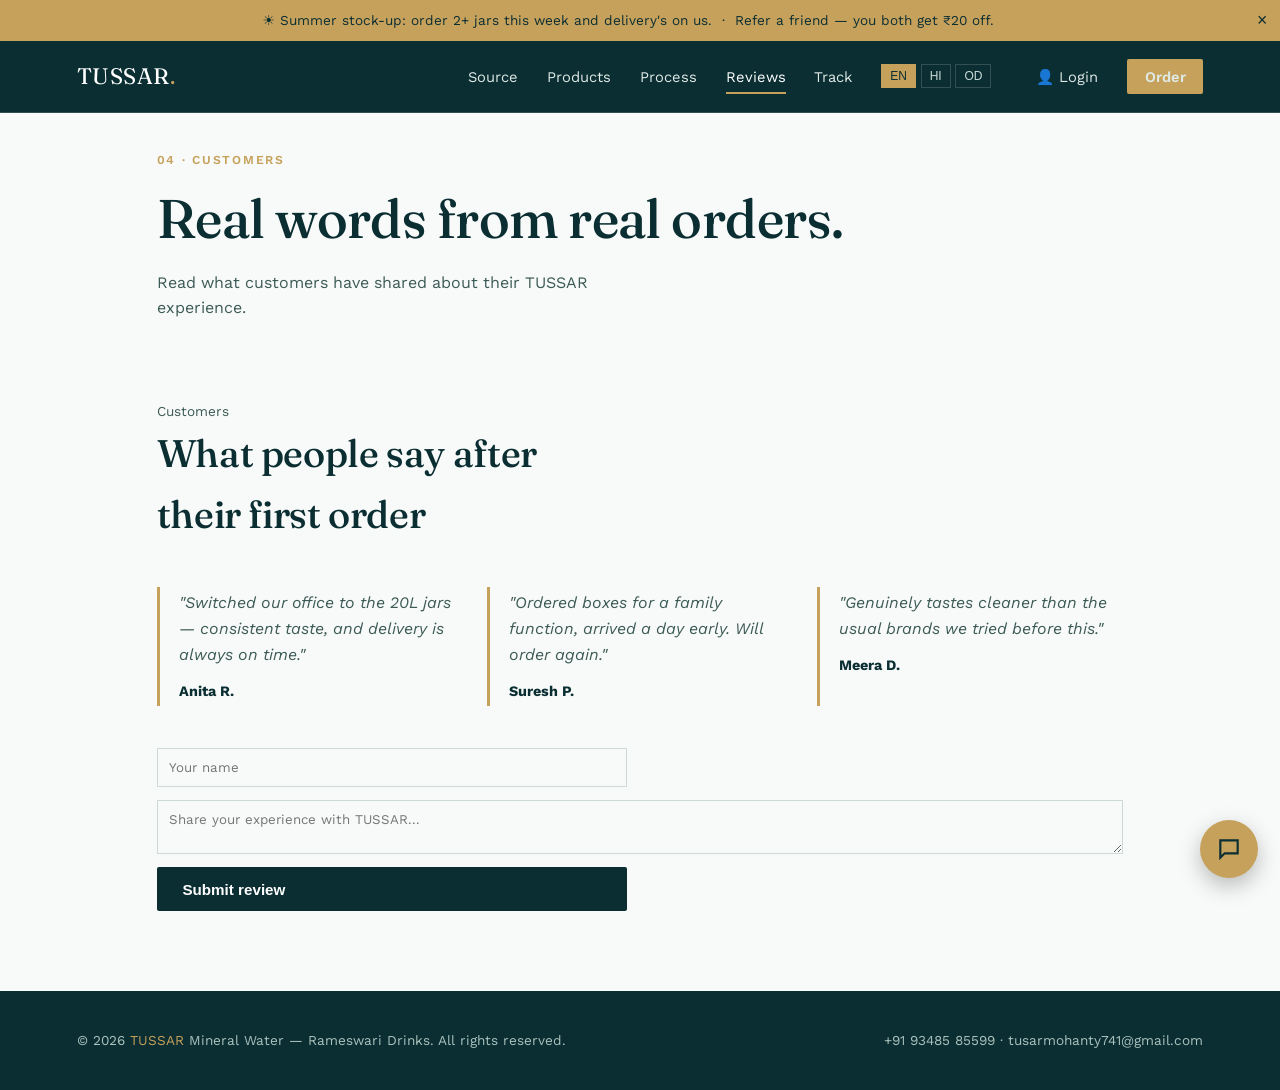
<file: reviews.html>
<!DOCTYPE html>
<html lang="en">
<head>
<meta charset="utf-8" />
<meta name="viewport" content="width=device-width, initial-scale=1, viewport-fit=cover" />
<title>Customer Reviews — TUSSAR</title>
<meta name="description" content="TUSSAR packaged drinking water — 1L bottles, 20L jars and 250ML box packs, sourced from natural springs and delivered fresh across your area. Order on WhatsApp." />
<meta property="og:title" content="TUSSAR — Water From the Source" />
<meta property="og:description" content="Pure, spring-sourced packaged drinking water, delivered fresh. 1L bottles ₹20, 20L jars ₹60, 250ML box packs ₹200." />
<meta property="og:type" content="website" />
<meta name="twitter:card" content="summary" />
<meta name="twitter:title" content="TUSSAR — Water From the Source" />
<meta name="twitter:description" content="Spring-sourced packaged drinking water, delivered fresh to your door." />
<link rel="preconnect" href="https://fonts.googleapis.com">
<link rel="preconnect" href="https://fonts.gstatic.com" crossorigin>
<link href="https://fonts.googleapis.com/css2?family=Fraunces:opsz,wght@9..144,300;9..144,500;9..144,600&family=Work+Sans:wght@400;500;600&display=swap" rel="stylesheet">
<style>
:root{
  --deep:#0B2E33; --teal:#124953; --mist:#EFF5F2; --paper:#F7FAF8;
  --stone:#3C5A55; --gold:#C6A15B; --ink:#0B1F1D; --line:rgba(255,255,255,.16);
}
:root:not([data-theme="light"]){}
@media (prefers-color-scheme: dark){ :root:not([data-theme="light"]){ } }
:root[data-theme="dark"]{}
*{box-sizing:border-box;margin:0;padding:0}
html{scroll-behavior:smooth;scroll-padding-top:env(safe-area-inset-top,0px)}
body{
  font-family:"Work Sans",system-ui,Arial,sans-serif;background:var(--paper);color:var(--ink);
  line-height:1.6;overflow-x:hidden;
  padding-top:env(safe-area-inset-top,0px);padding-bottom:env(safe-area-inset-bottom,0px);
}
h1,h2,h3{font-family:"Fraunces",Georgia,serif;font-weight:500;letter-spacing:-.01em;color:var(--deep)}
img,svg{max-width:100%}
a{color:inherit}
.wrap{max-width:1120px;margin:0 auto;padding:0 6vw}
.btn{display:inline-flex;align-items:center;gap:.5rem;background:var(--deep);color:#fff;border:none;
  padding:.85rem 1.6rem;border-radius:2px;font-size:.95rem;font-weight:600;cursor:pointer;text-decoration:none;
  transition:background .2s ease}
.btn:hover{background:var(--teal)}
.btn-ghost{background:transparent;border:1px solid var(--deep);color:var(--deep)}
.btn-ghost:hover{background:var(--deep);color:#fff}
.btn-gold{background:var(--gold);color:var(--deep)}
.btn-gold:hover{background:#b18e49}

/* NAV */
header.nav{position:sticky;top:env(safe-area-inset-top,0px);z-index:50;background:var(--deep);
  border-bottom:1px solid var(--line)}
.nav-row{display:flex;align-items:center;justify-content:space-between;padding:1.1rem 6vw;color:#fff}
.brand{font-family:"Fraunces",serif;font-size:1.4rem;color:#fff;letter-spacing:.02em}
.brand span{color:var(--gold)}
.nav-links{list-style:none;display:flex;gap:1.8rem;align-items:center}
.nav-links a{text-decoration:none;color:#dfeae6;font-size:.92rem}
.nav-links a:hover{color:#fff}
.nav-order{background:var(--gold);color:var(--deep);padding:.55rem 1.1rem;border-radius:2px;font-weight:600;font-size:.88rem}
.menu-btn{display:none;background:none;border:none;color:#fff;font-size:1.5rem;cursor:pointer}

/* HERO */
.hero{background:var(--deep);color:#EFF5F2;position:relative;overflow:hidden}
.hero .wrap{display:grid;grid-template-columns:1.1fr .9fr;gap:3rem;align-items:center;
  padding-top:5rem;padding-bottom:4rem;position:relative;z-index:2}
.hero h1{color:#fff;font-size:clamp(2.3rem,4.6vw,3.6rem);line-height:1.08;max-width:14ch}
.hero p.lead{max-width:42ch;color:#c9dad5;margin-top:1.2rem;font-size:1.05rem}
.hero .cta-row{display:flex;gap:1rem;margin-top:2rem;flex-wrap:wrap}
.hero .stats{display:flex;gap:2.2rem;margin-top:3rem;border-top:1px solid var(--line);padding-top:1.5rem}
.hero .stats div b{display:block;font-family:"Fraunces",serif;font-size:1.6rem;color:var(--gold)}
.hero .stats div span{font-size:.82rem;color:#a9c2bc}
.contour{position:absolute;inset:0;opacity:.5;z-index:1}

/* SECTION shell */
.section{padding:5rem 0}
.eyebrow{font-size:.85rem;color:var(--stone)}
.section h2{font-size:clamp(1.8rem,3vw,2.4rem);max-width:16ch}
.two-col{display:grid;grid-template-columns:1fr 1fr;gap:3.5rem;align-items:center}
.section p.body{color:var(--stone);max-width:56ch;margin-top:1rem}

/* ABOUT */
.about{background:var(--mist)}
.ring-art{aspect-ratio:1/1;display:flex;align-items:center;justify-content:center}

/* PRODUCTS */
.grid3{display:grid;grid-template-columns:repeat(3,1fr);gap:1.6rem;margin-top:2.6rem}
.card{background:var(--paper);border:1px solid #dfe6e2;padding:2rem 1.6rem;position:relative}
.card .icon{width:64px;height:64px;margin-bottom:1.2rem}
.card h3{font-size:1.15rem}
.card .price{font-family:"Fraunces",serif;font-size:1.7rem;color:var(--deep);margin:.6rem 0}
.card .price small{font-family:"Work Sans";font-size:.85rem;color:var(--stone);font-weight:400}
.card ul{margin:.8rem 0 1.4rem;padding-left:1.1rem;color:var(--stone);font-size:.9rem}
.card ul li{margin-bottom:.3rem}
.card .btn{width:100%;justify-content:center}

/* FEATURES */
.features-row{display:grid;grid-template-columns:repeat(4,1fr);gap:1.8rem;margin-top:2.6rem}
.feat h4{font-size:1rem;margin-bottom:.4rem}
.feat p{font-size:.88rem;color:var(--stone)}
.feat .icon{width:38px;height:38px;margin-bottom:.9rem;color:var(--gold)}

/* GALLERY */
.gallery{background:var(--deep);color:#EFF5F2}
.gallery h2{color:#fff}
.gal-grid{display:grid;grid-template-columns:repeat(4,1fr);gap:1px;margin-top:2.6rem;background:var(--line)}
.gal-tile{background:var(--teal);padding:2.2rem 1.2rem;display:flex;flex-direction:column;gap:1rem;min-height:190px}
.gal-tile .icon{width:34px;height:34px;color:var(--gold)}
.gal-tile h4{font-size:.95rem;color:#fff;font-weight:500;font-family:"Work Sans"}
.gal-tile p{font-size:.82rem;color:#b9cfc9}

/* REVIEWS */
.rev-grid{display:grid;grid-template-columns:repeat(3,1fr);gap:1.5rem;margin-top:2.6rem}
.rev-card{border-left:3px solid var(--gold);padding:.2rem 0 .2rem 1.2rem}
.rev-card p{font-style:italic;color:var(--stone)}
.rev-card b{display:block;margin-top:.8rem;font-size:.9rem;color:var(--deep)}
.rev-form{margin-top:2.6rem;display:grid;grid-template-columns:1fr 1fr auto;gap:.8rem}
.rev-form textarea{grid-column:1/4}
.rev-form input,.rev-form textarea{border:1px solid #cfd9d5;padding:.7rem;font-family:inherit;background:var(--paper)}

/* ORDER */
.order{background:var(--mist)}
.order-panel{display:grid;grid-template-columns:1fr 1fr;gap:3rem}
.order-form{display:grid;gap:.9rem}
.order-form input,.order-form select,.order-form textarea{
  border:1px solid #cfd9d5;padding:.8rem;font-family:inherit;font-size:.95rem;background:#fff}
.order-form label{font-size:.82rem;color:var(--stone);margin-bottom:-.4rem}
.total-row{font-family:"Fraunces",serif;font-size:1.3rem;color:var(--deep)}
.contact-card{background:var(--deep);color:#fff;padding:2.2rem}
.contact-card h3{color:#fff;font-size:1.2rem;margin-bottom:1.2rem}
.contact-card a{display:block;color:#dfeae6;text-decoration:none;margin-bottom:.7rem;font-size:.95rem}
.contact-card a:hover{color:var(--gold)}
.contact-intro{color:#a9c2bc;font-size:.88rem;margin:-.5rem 0 1.1rem}
.contact-action{display:flex!important;align-items:center;gap:.75rem;padding:.75rem .8rem;border:1px solid rgba(255,255,255,.14);border-radius:8px;margin-bottom:.65rem!important;background:rgba(255,255,255,.04)}
.contact-action span{display:flex;flex-direction:column;line-height:1.25}
.contact-action small{color:#a9c2bc;font-size:.72rem;margin-top:.15rem}
.order-actions{display:grid;grid-template-columns:1fr 1fr 1fr;gap:.65rem}
.order-actions .btn{width:100%;text-align:center;display:flex;align-items:center;justify-content:center;min-height:48px}
.btn-mail{background:#fff;color:var(--deep);border:1px solid var(--deep);font-family:inherit;font-weight:600;cursor:pointer}
.btn-call{background:var(--teal);color:#fff!important;border:1px solid var(--teal);text-decoration:none;font-family:inherit;font-weight:600}
.btn-mail:hover,.btn-call:hover{transform:translateY(-2px)}
.voice-order-btn{width:100%;margin-top:.7rem;border:1px dashed var(--gold);background:rgba(198,161,91,.08);color:var(--deep);padding:.75rem;font:600 .9rem "Work Sans",sans-serif;cursor:pointer;border-radius:2px}
.voice-order-btn:hover{background:rgba(198,161,91,.18);transform:translateY(-1px)}
.voice-order-status{font-size:.78rem;color:var(--stone);margin-top:.45rem}
.delivery-eta{margin-top:.8rem;padding:.75rem;border-left:3px solid var(--gold);background:rgba(198,161,91,.08);color:#dfeae6;font-size:.84rem;display:none}
.delivery-eta.show{display:block}
@media(max-width:700px){.order-actions{grid-template-columns:1fr}.order-actions .btn{min-height:52px}}

/* DELIVERY OPTIONS */
.delivery-options{display:grid;gap:.65rem;margin-top:.25rem}.delivery-option{display:flex;align-items:flex-start;gap:.6rem;border:1px solid #cfd9d5;background:#fff;padding:.7rem .8rem}.delivery-option input{margin-top:.25rem}.delivery-option strong{display:block;color:var(--deep);font-size:.9rem}.delivery-option small{display:block;color:var(--stone);font-size:.75rem}.delivery-base{font-size:.78rem;color:var(--stone);margin-top:.35rem}.delivery-base a{color:var(--deep);font-weight:600}.delivery-breakdown{font-size:.82rem;color:var(--stone)}
/* ORDER TRACKING */
.tracking{background:var(--paper)}
.track-box{max-width:760px;margin:2rem auto 0;background:#fff;border:1px solid #dfe6e2;padding:1.5rem}
.track-form{display:grid;grid-template-columns:1fr auto;gap:.7rem}
.track-form input{border:1px solid #cfd9d5;padding:.8rem;font-family:inherit;font-size:.95rem}
.track-result{display:none;margin-top:1.4rem;border-top:1px solid #dfe6e2;padding-top:1.3rem}
.track-result.show{display:block}
.track-id{font-family:"Fraunces",serif;color:var(--deep);font-size:1.15rem;margin-bottom:1rem}
.track-steps{display:grid;gap:.8rem}
.track-step{display:flex;align-items:center;gap:.8rem;color:#8a9b97}
.track-dot{width:28px;height:28px;border:2px solid #cfd9d5;border-radius:50%;display:grid;place-items:center;flex-shrink:0;font-size:.75rem}
.track-step.active{color:var(--deep);font-weight:600}
.track-step.active .track-dot{background:var(--gold);border-color:var(--gold);color:var(--deep)}
.track-note{font-size:.8rem;color:var(--stone);margin-top:1rem}
@media(max-width:560px){.track-form{grid-template-columns:1fr}.track-box{padding:1rem}}
/* FOOTER */
footer{background:var(--deep);color:#a9c2bc;padding:2.4rem 6vw;font-size:.85rem;
  display:flex;justify-content:space-between;flex-wrap:wrap;gap:.6rem}
footer span{color:var(--gold)}

/* ACCOUNT / LOGIN */
.account-btn{border:1px solid rgba(255,255,255,.28);background:transparent;color:#fff;padding:.55rem .8rem;border-radius:3px;cursor:pointer;font:600 .82rem "Work Sans",sans-serif;transition:.2s}
.account-btn:hover{background:var(--gold);color:var(--deep);border-color:var(--gold)}
.auth-overlay{position:fixed;inset:0;background:rgba(3,18,20,.72);backdrop-filter:blur(5px);z-index:200;display:none;align-items:center;justify-content:center;padding:1rem}
.auth-overlay.open{display:flex}
.auth-modal{width:min(430px,94vw);max-height:90vh;overflow:auto;background:#fff;border:1px solid #dfe6e2;box-shadow:0 20px 60px rgba(0,0,0,.3);padding:1.5rem;position:relative}
.auth-close{position:absolute;right:1rem;top:.8rem;border:none;background:none;font-size:1.5rem;color:var(--stone);cursor:pointer}
.auth-modal h2{font-size:1.7rem;margin-bottom:.25rem}
.auth-sub{font-size:.82rem;color:var(--stone);margin-bottom:1.2rem}
.auth-tabs{display:grid;grid-template-columns:1fr 1fr;border-bottom:1px solid #dfe6e2;margin-bottom:1rem}
.auth-tab{border:none;background:none;padding:.7rem;cursor:pointer;color:var(--stone);font-weight:600}
.auth-tab.active{color:var(--deep);border-bottom:2px solid var(--gold)}
.auth-form{display:grid;gap:.75rem}
.auth-form label{font-size:.78rem;color:var(--stone)}
.auth-form input{border:1px solid #cfd9d5;padding:.75rem;font:inherit;width:100%}
.auth-form button{margin-top:.25rem}
.auth-note{font-size:.72rem;color:#71817d;margin-top:.8rem;line-height:1.5}
.profile-panel{display:none}
.profile-panel.show{display:block}
.profile-head{display:flex;align-items:center;gap:.8rem;padding:.9rem;background:var(--mist);margin-bottom:1rem}
.profile-avatar{width:44px;height:44px;border-radius:50%;background:var(--deep);color:var(--gold);display:grid;place-items:center;font-size:1.1rem}
.profile-head strong{display:block;color:var(--deep)}
.profile-head small{color:var(--stone)}
.profile-card{border:1px solid #dfe6e2;padding:1rem;margin-bottom:.75rem}
.profile-card h3{font-size:1rem;margin-bottom:.7rem}
.profile-actions{display:grid;grid-template-columns:1fr 1fr;gap:.6rem}
.profile-actions button{padding:.7rem;border:1px solid #cfd9d5;background:#fff;cursor:pointer;font:600 .8rem "Work Sans",sans-serif}
.profile-actions button:hover{background:var(--mist)}
.order-history{display:grid;gap:.55rem}
.history-item{border:1px solid #dfe6e2;padding:.7rem;font-size:.8rem}
.history-item strong{color:var(--deep)}
.history-empty{font-size:.8rem;color:var(--stone)}
.payment-box{background:var(--mist);padding:.8rem;font-size:.8rem;color:var(--stone)}
@media(max-width:700px){.account-btn{padding:.5rem .65rem}.account-btn span{display:none}}
/* CHATBOT */
#chat-toggle{position:fixed;bottom:22px;right:22px;z-index:80;width:58px;height:58px;border-radius:50%;
  background:var(--gold);border:none;cursor:pointer;box-shadow:0 8px 22px rgba(0,0,0,.25);
  display:flex;align-items:center;justify-content:center}
#chat-toggle svg{width:26px;height:26px;color:var(--deep)}
#chat-panel{position:fixed;bottom:92px;right:22px;z-index:80;width:min(340px,88vw);height:min(460px,70vh);
  background:#fff;border:1px solid #dfe6e2;box-shadow:0 16px 40px rgba(0,0,0,.22);display:none;
  flex-direction:column;overflow:hidden}
#chat-panel.open{display:flex}
.chat-head{background:var(--deep);color:#fff;padding:.9rem 1.1rem}
.chat-head-row{display:flex;align-items:center;justify-content:space-between;gap:.5rem}
.chat-head b{font-family:"Fraunces",serif;font-weight:500}
.chat-head span{display:block;font-size:.78rem;color:#a9c2bc}
.chat-icon-btn{border:1px solid rgba(255,255,255,.25);background:transparent;color:#fff;border-radius:50%;width:32px;height:32px;cursor:pointer}
.chat-icon-btn.active{background:var(--gold);color:var(--deep)}
.chat-languages{display:flex;gap:.35rem;margin-top:.55rem}
.chat-lang{border:1px solid rgba(255,255,255,.3);background:transparent;color:#fff;padding:.25rem .5rem;border-radius:14px;font-size:.7rem;cursor:pointer}
.chat-lang.active{background:var(--gold);border-color:var(--gold);color:var(--deep)}
.chat-body{flex:1;overflow-y:auto;padding:.9rem;display:flex;flex-direction:column;gap:.6rem;background:var(--mist)}
.msg{max-width:85%;padding:.6rem .8rem;font-size:.88rem;border-radius:2px;line-height:1.45;white-space:pre-wrap}
.msg.bot{background:#fff;border:1px solid #dfe6e2;align-self:flex-start}
.msg.user{background:var(--deep);color:#fff;align-self:flex-end}
.chips{display:flex;flex-wrap:wrap;gap:.4rem;padding:.6rem .9rem;border-top:1px solid #eef1ef}
.chip{font-size:.76rem;border:1px solid var(--gold);color:var(--stone);background:#fff;padding:.35rem .6rem;border-radius:20px;cursor:pointer}
.chip:hover{background:var(--gold);color:var(--deep)}
.chat-input{display:flex;border-top:1px solid #eef1ef}
.chat-input input{flex:1;min-width:0;border:none;padding:.8rem;font-family:inherit;font-size:.88rem}
.chat-input button{border:none;background:var(--deep);color:#fff;padding:0 .8rem;cursor:pointer}
#chatMic.listening{background:var(--gold);color:var(--deep);animation:chatPulse 1s infinite}
@keyframes chatPulse{50%{transform:scale(1.08)}}

/* TRUST STRIP */
.trust{background:var(--paper);border-bottom:1px solid #dfe6e2}
.trust-row{display:flex;justify-content:space-between;gap:1.2rem;padding:1.4rem 0;flex-wrap:wrap}
.trust-item{display:flex;align-items:center;gap:.6rem;font-size:.85rem;color:var(--stone)}
.trust-item svg{width:20px;height:20px;color:var(--gold);flex-shrink:0}

/* PLANS */
.plans{background:var(--paper)}
.plan-row{display:grid;grid-template-columns:repeat(3,1fr);gap:1.6rem;margin-top:2.6rem}
.plan{border:1px solid #dfe6e2;padding:1.8rem}
.plan.pop{border-color:var(--gold);position:relative}
.plan.pop:before{content:"Most chosen";position:absolute;top:-12px;left:1.8rem;background:var(--gold);
  color:var(--deep);font-size:.72rem;font-weight:600;padding:.25rem .6rem}
.plan h4{font-family:"Fraunces",serif;font-size:1.1rem;color:var(--deep);margin-bottom:.4rem}
.plan .p{font-size:.88rem;color:var(--stone);margin-bottom:1rem}
.plan ul{padding-left:1.1rem;color:var(--stone);font-size:.88rem}
.plan ul li{margin-bottom:.3rem}

/* PINCODE CHECK */
.pincode-check{margin-top:1.4rem;display:flex;gap:.6rem}
.pincode-check input{flex:1;border:1px solid #cfd9d5;padding:.7rem;font-family:inherit;background:#fff}
#pincodeResult{margin-top:.7rem;font-size:.86rem}

/* FAQ ACCORDION */
.faq-list{margin-top:2.2rem;border-top:1px solid #dfe6e2}
.faq-item{border-bottom:1px solid #dfe6e2}
.faq-q{width:100%;text-align:left;background:none;border:none;padding:1.1rem 0;font-family:"Fraunces",serif;
  font-size:1.02rem;color:var(--deep);cursor:pointer;display:flex;justify-content:space-between;
  align-items:center;gap:1rem}
.faq-q span{font-size:1.2rem;color:var(--gold);flex-shrink:0}
.faq-a{max-height:0;overflow:hidden;color:var(--stone);font-size:.92rem;transition:max-height .25s ease}
.faq-item.open .faq-a{max-height:200px;padding-bottom:1.1rem}

@media (max-width:860px){
  .hero .wrap{grid-template-columns:1fr;padding-top:3rem}
  .contour{display:none}
  .two-col,.order-panel{grid-template-columns:1fr}
  .grid3,.features-row,.gal-grid,.rev-grid,.plan-row{grid-template-columns:1fr 1fr}

  /* Mobile navigation: keep the menu above the page and close it after navigation. */
  header.nav{position:sticky;top:env(safe-area-inset-top,0px);z-index:100}
  .nav-row{position:relative}
  .nav-links{
    display:none;
    position:absolute;
    top:100%;
    left:0;
    right:0;
    max-height:calc(100vh - 78px);
    overflow-y:auto;
    -webkit-overflow-scrolling:touch;
    background:var(--deep);
    flex-direction:column;
    align-items:center;
    gap:0;
    padding:1rem 6vw 1.25rem;
    border-top:1px solid var(--line);
    box-shadow:0 12px 24px rgba(0,0,0,.22);
  }
  .nav-links.open{display:flex}
  .nav-links li{width:100%;text-align:center}
  .nav-links a{
    display:block;
    padding:.9rem .5rem;
  }
  .nav-links .nav-order{margin:.5rem auto 0;width:max-content}
  .menu-btn{display:block;position:relative;z-index:101}
  .trust-row{justify-content:flex-start}
}
@media (max-width:560px){
  .grid3,.features-row,.gal-grid,.rev-grid,.plan-row{grid-template-columns:1fr}
  .rev-form{grid-template-columns:1fr}
  .rev-form textarea{grid-column:auto}
  #chat-panel{right:12px;bottom:84px;width:92vw}
  .pincode-check{flex-direction:column}
  footer{flex-direction:column;text-align:left}
}

/* PROGRESS BAR */
#scrollBar{position:fixed;top:env(safe-area-inset-top,0px);left:0;height:3px;background:var(--gold);
  width:0%;z-index:90;transition:width .1s linear}

/* SEASONAL BANNER */
#seasonBanner{background:var(--gold);color:var(--deep);text-align:center;font-size:.85rem;
  padding:.6rem 2.5rem .6rem 1rem;position:relative}
#seasonBanner button{position:absolute;right:.8rem;top:50%;transform:translateY(-50%);background:none;
  border:none;font-size:1.1rem;cursor:pointer;color:var(--deep)}

/* LANG TOGGLE */
.lang-toggle{display:flex;gap:.3rem;margin-right:1rem}
.lang-toggle button{background:none;border:1px solid var(--line);color:#c9dad5;font-size:.75rem;
  padding:.25rem .5rem;cursor:pointer}
.lang-toggle button.active{background:var(--gold);color:var(--deep);border-color:var(--gold)}
.lang-toggle button{position:relative;overflow:hidden;transition:transform .18s ease,box-shadow .18s ease,background .18s ease}
.lang-toggle button:active{transform:scale(.9)}
.lang-toggle button.lang-selected{animation:langPop .45s ease}
@keyframes langPop{
  0%{transform:scale(.9)}
  55%{transform:scale(1.12)}
  100%{transform:scale(1)}
}
.nav-links a{transition:color .2s ease,transform .2s ease}
.nav-links a:active{transform:scale(.94)}
.nav-links a.nav-clicked{animation:navTap .35s ease}
@keyframes navTap{
  50%{color:var(--gold);transform:scale(1.06)}
}

/* HERO ANIMATION */
@keyframes riseIn{from{opacity:0;transform:translateY(14px)}to{opacity:1;transform:translateY(0)}}
.hero .wrap>div:first-child>*{animation:riseIn .7s ease both}
.hero .wrap>div:first-child>*:nth-child(2){animation-delay:.08s}
.hero .wrap>div:first-child>*:nth-child(3){animation-delay:.16s}
.hero .wrap>div:first-child>*:nth-child(4){animation-delay:.24s}
.hero .wrap>div:first-child>*:nth-child(5){animation-delay:.32s}
@media (prefers-reduced-motion:reduce){.hero .wrap>div:first-child>*{animation:none}}

/* BULK TABLE */
.bulk-table{width:100%;border-collapse:collapse;font-size:.85rem;margin-top:.8rem}
.bulk-table td{padding:.35rem 0;color:var(--stone);border-top:1px solid #dfe6e2}
.bulk-table td:last-child{text-align:right;color:var(--deep);font-weight:600}

/* CORPORATE FORM */
.corp{background:var(--deep);color:#fff}
.corp h2{color:#fff}
.corp .body{color:#c9dad5}
.corp-form{display:grid;grid-template-columns:1fr 1fr;gap:.9rem;margin-top:2rem}
.corp-form textarea{grid-column:1/3}
.corp-form input,.corp-form textarea{border:1px solid var(--line);background:var(--teal);color:#fff;
  padding:.8rem;font-family:inherit}
.corp-form input::placeholder,.corp-form textarea::placeholder{color:#a9c2bc}
.corp-form button{grid-column:1/3;justify-self:start}

/* GEO + REPEAT */
.geo-link{background:none;border:none;color:var(--gold);text-decoration:underline;cursor:pointer;
  font-size:.82rem;padding:0;margin-top:.6rem}
.repeat-btn{font-size:.82rem;background:none;border:1px dashed var(--stone);color:var(--stone);
  padding:.5rem .8rem;cursor:pointer;margin-bottom:.4rem}

/* PRINT RECEIPT */
#receipt{display:none}
@media print{
  body *{visibility:hidden}
  #receipt,#receipt *{visibility:visible}
  #receipt{display:block;position:absolute;top:0;left:0;width:100%;padding:2rem}
}

@media (max-width:860px){
  .corp-form{grid-template-columns:1fr}
  .corp-form textarea,.corp-form button{grid-column:auto}
  .lang-toggle{margin:0 0 .6rem}
}

/* CUSTOM SCROLLBAR + CURSOR */
::-webkit-scrollbar{width:10px}
::-webkit-scrollbar-track{background:var(--mist)}
::-webkit-scrollbar-thumb{background:var(--gold);border:2px solid var(--mist)}
a,button,.btn,.chip,.faq-q{cursor:url('data:image/svg+xml;utf8,<svg xmlns="http://www.w3.org/2000/svg" width="22" height="22"><circle cx="11" cy="11" r="8" fill="none" stroke="%23C6A15B" stroke-width="2"/></svg>') 11 11,pointer}

/* WAVY DIVIDER */
.wave{display:block;width:100%;line-height:0;margin-top:-1px}
.wave svg{width:100%;height:60px;display:block}

/* RIPPLE */
.btn{position:relative;overflow:hidden}
.ripple{position:absolute;border-radius:50%;background:rgba(255,255,255,.5);transform:scale(0);
  animation:rippleAnim .55s ease-out;pointer-events:none}
@keyframes rippleAnim{to{transform:scale(3);opacity:0}}

/* LIQUID TEXT */
.liquid{font-family:"Fraunces",serif;font-size:clamp(2.2rem,7vw,4.5rem);font-weight:600;
  background:linear-gradient(0deg,var(--gold) 0%,var(--gold) 50%,#dcdfdd 50%,#dcdfdd 100%);
  background-size:100% 220%;background-position:0 100%;-webkit-background-clip:text;background-clip:text;
  color:transparent;transition:background-position 1.8s ease}
.liquid.filled{background-position:0 0}

/* CARD TILT + SHINE + TINTS */
.card{transition:transform .3s ease,box-shadow .3s ease;overflow:hidden}
.card:hover{transform:rotate(-.6deg) translateY(-4px);box-shadow:0 18px 30px rgba(11,46,51,.12)}
.card .icon{transition:transform .3s ease}
.card:hover .icon{transform:scale(1.06) rotate(2deg)}
.card.tint-blue{background:linear-gradient(180deg,#eef8fb,var(--paper) 40%)}
.card.tint-gold{background:linear-gradient(180deg,#fbf5e8,var(--paper) 40%)}
.card.tint-green{background:linear-gradient(180deg,#eef7f2,var(--paper) 40%)}

/* MINERAL CHART */
.mineral-row{display:flex;align-items:center;gap:1rem;margin-bottom:.9rem}
.mineral-row span{width:110px;font-size:.85rem;color:var(--stone);flex-shrink:0}
.mineral-bar{flex:1;height:8px;background:#dfe6e2}
.mineral-bar i{display:block;height:100%;background:var(--gold)}
.mineral-row b{width:60px;text-align:right;font-size:.85rem;color:var(--deep)}

/* JOURNEY SCROLL STRIP */
.journey{display:flex;gap:1px;overflow-x:auto;scroll-snap-type:x mandatory;margin-top:2.6rem;background:var(--line)}
.journey .step{scroll-snap-align:start;min-width:240px;background:var(--teal);color:#fff;padding:2rem 1.6rem;flex-shrink:0}
.journey .step b{display:block;font-family:"Fraunces",serif;font-size:1.5rem;color:var(--gold);margin-bottom:.4rem}
.journey .step p{font-size:.85rem;color:#b9cfc9}

/* FOUNDER NOTE */
.founder{border-left:3px solid var(--gold);padding-left:1.4rem;margin-top:2.6rem;max-width:60ch}
.founder p{font-style:italic;color:var(--stone);font-size:1.02rem}
.founder b{display:block;margin-top:.8rem;color:var(--deep);font-style:normal}

/* HERO DRIFT */
.hero{position:relative}
.hero:before{content:"";position:absolute;inset:0;z-index:0;
  background:radial-gradient(circle at 30% 40%,rgba(198,161,91,.18),transparent 55%),
             radial-gradient(circle at 75% 65%,rgba(20,83,92,.5),transparent 55%);
  background-size:180% 180%;animation:driftBg 16s ease-in-out infinite}
@keyframes driftBg{0%,100%{background-position:0% 0%}50%{background-position:100% 60%}}
@media (prefers-reduced-motion:reduce){.hero:before{animation:none}.liquid{transition:none}}

.badge-fresh{display:inline-flex;align-items:center;gap:.4rem;font-size:.78rem;color:var(--gold);
  border:1px solid var(--gold);padding:.3rem .7rem;border-radius:20px;margin-top:1rem}
</style>
<style>
body{opacity:0;transform:translateY(8px);transition:opacity .42s ease,transform .42s ease}body.page-ready{opacity:1;transform:none}body.page-leaving{opacity:0;transform:translateY(-8px)}
.nav-links a{position:relative;transition:color .25s ease,transform .25s ease}.nav-links a::after{content:"";position:absolute;left:0;right:0;bottom:-8px;height:2px;background:var(--gold);transform:scaleX(0);transition:transform .28s ease}.nav-links a:hover{transform:translateY(-2px)}.nav-links a:hover::after,.nav-links a.active::after{transform:scaleX(1)}.nav-links a.active{color:#fff}
.page-intro{padding:2.4rem 0 0;background:var(--paper)}.page-intro .wrap{display:flex;align-items:end;gap:2rem}.page-intro .kicker{font-size:.76rem;letter-spacing:.14em;text-transform:uppercase;color:var(--gold);font-weight:600}.page-intro h1{font-size:clamp(2rem,5vw,3.4rem);margin-top:.25rem}.page-intro p{max-width:50ch;color:var(--stone);margin-top:.5rem}.explore-grid{display:grid;grid-template-columns:repeat(4,1fr);gap:1rem;margin:2rem auto 0;max-width:1120px;padding:0 6vw 4rem}.explore-card{padding:1.35rem;background:#fff;border:1px solid #dfe6e2;text-decoration:none;transition:transform .3s ease,box-shadow .3s ease,border-color .3s ease}.explore-card:hover{transform:translateY(-6px);box-shadow:0 16px 35px rgba(11,46,51,.10);border-color:var(--gold)}.explore-card span{font-size:.72rem;color:var(--gold);font-weight:600;letter-spacing:.08em}.explore-card h3{margin:.35rem 0;font-size:1.15rem}.explore-card p{font-size:.82rem;color:var(--stone)}@media(max-width:760px){.page-intro .wrap{display:block}.explore-grid{grid-template-columns:1fr 1fr}}@media(max-width:480px){.explore-grid{grid-template-columns:1fr}}@media(prefers-reduced-motion:reduce){body,.nav-links a,.nav-links a::after,.explore-card{transition:none!important}}
</style></head><div class="auth-overlay" id="authOverlay" onclick="if(event.target===this)closeAuthModal()">
  <div class="auth-modal" role="dialog" aria-modal="true" aria-labelledby="authTitle">
    <button class="auth-close" type="button" onclick="closeAuthModal()" aria-label="Close">×</button>
    <h2 id="authTitle">Your TUSSAR Account</h2>
    <p class="auth-sub" id="authSub">Login to view your orders, profile and payment options.</p>

    <div id="authBox">
      <div class="auth-tabs">
        <button class="auth-tab active" id="loginTab" type="button" onclick="showAuthTab('login')">Login</button>
        <button class="auth-tab" id="signupTab" type="button" onclick="showAuthTab('signup')">Create account</button>
      </div>

      <form class="auth-form" id="loginForm" onsubmit="return loginCustomer(event)">
        <div><label>Email or mobile</label><input id="loginIdentity" required autocomplete="username" placeholder="Email or mobile number"></div>
        <div><label>Password</label><input id="loginPassword" type="password" required autocomplete="current-password" placeholder="Password"></div>
        <button class="btn btn-gold" type="submit">🔐 Login</button>
      </form>

      <form class="auth-form" id="signupForm" style="display:none" onsubmit="return signupCustomer(event)">
        <div><label>Full name</label><input id="signupName" required autocomplete="name" placeholder="Your name"></div>
        <div><label>Mobile</label><input id="signupPhone" required autocomplete="tel" placeholder="10-digit mobile"></div>
        <div><label>Email</label><input id="signupEmail" type="email" required autocomplete="email" placeholder="you@example.com"></div>
        <div><label>Password</label><input id="signupPassword" type="password" minlength="6" required autocomplete="new-password" placeholder="Minimum 6 characters"></div>
        <button class="btn btn-gold" type="submit">✨ Create account</button>
      </form>
      <p class="auth-note">Account UI is ready. For production, authentication, order history and payment records should be stored in a secure backend/database rather than browser storage.</p>
    </div>

    <div class="profile-panel" id="profilePanel">
      <div class="profile-head">
        <div class="profile-avatar" id="profileAvatar">T</div>
        <div><strong id="profileName">Customer</strong><small id="profileContact">—</small></div>
      </div>

      <div class="profile-card">
        <h3>📦 Order history</h3>
        <div class="order-history" id="orderHistory"></div>
      </div>

      <div class="profile-card">
        <h3>💳 Payments</h3>
        <div class="payment-box">Payment history and saved payment methods will appear here after the secure payment backend is connected.</div>
      </div>

      <div class="profile-card">
        <h3>👤 Profile</h3>
        <div class="profile-actions">
          <button type="button" onclick="showProfileMessage('Address book')">📍 Address book</button>
          <button type="button" onclick="showProfileMessage('Profile editing')">✏️ Edit profile</button>
        </div>
      </div>

      <button class="btn btn-ghost" type="button" style="width:100%;justify-content:center" onclick="logoutCustomer()">Log out</button>
      <p class="auth-note" id="profileMessage"></p>
    </div>
  </div>
</div>

<div id="scrollBar"></div>
<div id="seasonBanner" style="display:none">☀️ Summer stock-up: order 2+ jars this week and delivery's on us. &nbsp;·&nbsp; Refer a friend — you both get ₹20 off.
  <button onclick="dismissBanner()" aria-label="Dismiss">×</button>
</div>

<header class="nav"><div class="nav-row"><a class="brand" href="index.html" style="text-decoration:none">TUSSAR<span>.</span></a><ul class="nav-links" id="navLinks"><li><a href="about.html" data-page="about">Source</a></li><li><a href="products.html" data-page="products">Products</a></li><li><a href="process.html" data-page="process">Process</a></li><li><a href="reviews.html" data-page="reviews">Reviews</a></li><li><a href="track.html" data-page="track">Track</a></li><li class="lang-toggle"><button class="active" data-lang="en" onclick="setLang('en')">EN</button><button data-lang="hi" onclick="setLang('hi')">HI</button><button data-lang="or" onclick="setLang('or')">OD</button></li><li><a href="#" onclick="openAuthModal();return false;">👤 <span id="accountBtnText">Login</span></a></li><li><a href="order.html" class="nav-order" data-page="order">Order</a></li></ul><button class="menu-btn" id="menuBtn" aria-label="Menu">☰</button></div></header><div class="page-intro"><div class="wrap"><div><div class="kicker">04 · Customers</div><h1>Real words from real orders.</h1><p>Read what customers have shared about their TUSSAR experience.</p></div></div></div><section class="section" id="reviews">
  <div class="wrap">
    <p class="eyebrow">Customers</p>
    <h2>What people say after their first order</h2>
    <div class="rev-grid" id="revGrid">
      <div class="rev-card"><p>"Switched our office to the 20L jars — consistent taste, and delivery is always on time."</p><b>Anita R.</b></div>
      <div class="rev-card"><p>"Ordered boxes for a family function, arrived a day early. Will order again."</p><b>Suresh P.</b></div>
      <div class="rev-card"><p>"Genuinely tastes cleaner than the usual brands we tried before this."</p><b>Meera D.</b></div>
    </div>
    <div class="rev-form">
      <input id="rName" placeholder="Your name" />
      <input id="rHidden" style="display:none" />
      <textarea id="rText" rows="2" placeholder="Share your experience with TUSSAR..."></textarea>
      <button class="btn" onclick="addReview()">Submit review</button>
    </div>
  </div>
</section><div id="receipt">
  <h2 style="font-family:Georgia">TUSSAR — Order Receipt</h2>
  <p id="rcpDate"></p><hr style="margin:1rem 0">
  <p id="rcpBody"></p>
</div>

<footer>
  <p>© 2026 <span>TUSSAR</span> Mineral Water — Rameswari Drinks. All rights reserved.</p>
  <p>+91 93485 85599 · tusarmohanty741@gmail.com</p>
</footer>

<button id="chat-toggle" aria-label="Chat with us">
  <svg viewBox="0 0 24 24" fill="none" stroke="currentColor" stroke-width="2"><path d="M4 4h16v12H8l-4 4V4z"/></svg>
</button>
<div id="chat-panel">
  <div class="chat-head">
    <div class="chat-head-row">
      <b id="chatTitle">TUSSAR Assistant</b>
      <button id="chatSpeakToggle" class="chat-icon-btn" type="button" title="Voice replies" aria-label="Toggle voice replies">🔊</button>
    </div>
    <span id="chatSubtitle">Ask in English, Hindi or Odia — type or speak.</span>
    <div class="chat-languages" role="group" aria-label="Chat language">
      <button type="button" data-chat-lang="en" class="chat-lang active">English</button>
      <button type="button" data-chat-lang="hi" class="chat-lang">हिंदी</button>
      <button type="button" data-chat-lang="or" class="chat-lang">ଓଡ଼ିଆ</button>
    </div>
  </div>
  <div class="chat-body" id="chatBody"></div>
  <div class="chips" id="chatChips"></div>
  <div class="chat-input">
    <input id="chatInput" placeholder="Type a question..." onkeydown="if(event.key==='Enter')sendChat()">
    <button id="chatMic" type="button" onclick="startVoiceChat()" title="Speak">🎙️</button>
    <button id="chatSend" type="button" onclick="sendChat()">Send</button>
  </div>
</div>

<script>
// mobile nav
const menuBtn=document.getElementById('menuBtn');
const navLinks=document.getElementById('navLinks');
const closeMobileNav=()=>navLinks.classList.remove('open');

menuBtn.onclick=()=>{
  const isOpen=navLinks.classList.toggle('open');
  menuBtn.setAttribute('aria-expanded',String(isOpen));
};

// Close the mobile menu before jumping to a section, so the destination is visible.
navLinks.querySelectorAll('a[href^="#"]').forEach(link=>{
  link.addEventListener('click',()=>{
    closeMobileNav();
    menuBtn.setAttribute('aria-expanded','false');
  });
});

// Close when tapping outside the header.
document.addEventListener('click',e=>{
  if(!e.target.closest('header.nav') && navLinks.classList.contains('open')){
    closeMobileNav();
    menuBtn.setAttribute('aria-expanded','false');
  }
});

// order total + whatsapp
function getDeliveryMode(){return document.querySelector('input[name="deliveryMode"]:checked')?.value||'standard';}
function getPriorityDeliveryFee(qty){const q=Math.max(1,Number(qty)||1);return Math.max(20,20+Math.max(0,Math.ceil((q-5)/5))*10);}
function calcTotal(){
 const sel=document.getElementById('oProduct');
 if(!sel)return {subtotal:0,priority:0,total:0};
 const price=+sel.options[sel.selectedIndex].dataset.price;
 const qty=Math.max(1,+document.getElementById('oQty').value||1);const subtotal=price*qty;
 const priority=getDeliveryMode()==='priority'?getPriorityDeliveryFee(qty):0;
 const subtotalEl=document.getElementById('oSubtotal');if(subtotalEl)subtotalEl.textContent=subtotal;
 const feeEl=document.getElementById('deliveryFee');if(feeEl)feeEl.textContent='₹'+priority;
 const label=document.getElementById('priorityFeeLabel');if(label)label.textContent='(+'+'₹'+getPriorityDeliveryFee(qty)+')';
 document.getElementById('oTotal').textContent=subtotal+priority;
 return {subtotal,priority,total:subtotal+priority};
}
calcTotal();
function generateOrderId(){
  const d=new Date();
  const date=d.getFullYear()+String(d.getMonth()+1).padStart(2,'0')+String(d.getDate()).padStart(2,'0');
  return 'TUS-'+date+'-'+Math.floor(1000+Math.random()*9000);
}
function sendOrder(e){
  e.preventDefault();
  const name=document.getElementById('oName').value;
  const phone=document.getElementById('oPhone').value;
  const sel=document.getElementById('oProduct');
  const product=sel.value;
  const qty=document.getElementById('oQty').value;
  const day=document.getElementById('oDay').value;
  const addr=document.getElementById('oAddr').value;
  const total=document.getElementById('oTotal').textContent;
  const lang=getCurrentLanguage();
  const productNames={
    en:{'1L':'1L Bottle','20L':'20L Jar','250ML':'250ML Box'},
    hi:{'1L':'1L बोतल','20L':'20L जार','250ML':'250ML बॉक्स'},
    or:{'1L':'1L ବୋତଲ','20L':'20L ଜାର','250ML':'250ML ବକ୍ସ'}
  };
  const labels={
    en:{intro:"Hi TUSSAR, I'd like to place an order.",name:'Name',phone:'Phone',product:'Product',qty:'Quantity',total:'Total',day:'Preferred day',address:'Address'},
    hi:{intro:'नमस्ते TUSSAR, मुझे ऑर्डर करना है।',name:'नाम',phone:'फोन',product:'उत्पाद',qty:'मात्रा',total:'कुल',day:'पसंदीदा दिन',address:'पता'},
    or:{intro:'ନମସ୍କାର TUSSAR, ମୁଁ ଅର୍ଡର କରିବାକୁ ଚାହୁଁଛି।',name:'ନାମ',phone:'ଫୋନ୍',product:'ଉତ୍ପାଦ',qty:'ପରିମାଣ',total:'ମୋଟ',day:'ପସନ୍ଦର ଦିନ',address:'ଠିକଣା'}
  }[lang];
  const displayProduct=productNames[lang][product];
  const order={name,phone,product,qty,addr,day,lang};
  try{localStorage.setItem('tussar_last_order',JSON.stringify(order));}catch(err){}
  const lines=[labels.intro,`${labels.name}: ${name}`,`${labels.phone}: ${phone}`,`${labels.product}: ${displayProduct}`,`${labels.qty}: ${qty}`,`${labels.total}: ₹${total}`];
  if(day)lines.push(`${labels.day}: ${day}`);
  lines.push(`${labels.address}: ${addr}`);
  const orderId=generateOrderId();
  lines.unshift('Order ID: '+orderId);
  attachOrderToCustomer({id:orderId,product,qty:Number(qty)||1,total,date:new Date().toLocaleString('en-IN')});
  try{localStorage.setItem('tussar_current_order_id',orderId);}catch(err){}
  window.open('https://wa.me/919348585599?text='+encodeURIComponent(lines.join('\\n')),'_blank');
  document.getElementById('rcpDate').textContent=new Date().toLocaleString();
  document.getElementById('rcpBody').innerHTML=`${labels.name}: ${name}<br>${labels.phone}: ${phone}<br>${labels.product}: ${displayProduct}<br>${labels.qty}: ${qty}<br>${labels.total}: ₹${total}<br>${day?`${labels.day}: ${day}<br>`:''}${labels.address}: ${addr}`;
  return false;
}
function repeatOrder(){
  try{
    const o=JSON.parse(localStorage.getItem('tussar_last_order'));
    if(!o)return;
    document.getElementById('oName').value=o.name||'';
    document.getElementById('oPhone').value=o.phone||'';
    document.getElementById('oProduct').value=o.product||'1L';
    document.getElementById('oQty').value=o.qty||1;
    document.getElementById('oDay').value=o.day||'';
    document.getElementById('oAddr').value=o.addr||'';
    calcTotal();
  }catch(e){}
}
(function(){
  try{
    const repeatBtn=document.getElementById('repeatBtn');
    if(repeatBtn&&localStorage.getItem('tussar_last_order')) repeatBtn.style.display='inline-block';
  }catch(e){}
})();

function sendOrderByEmail(){
  const lang=getCurrentLanguage();
  const product=document.getElementById('oProduct').value;
  const qty=document.getElementById('oQty').value;
  const name=document.getElementById('oName').value.trim();
  const phone=document.getElementById('oPhone').value.trim();
  const day=document.getElementById('oDay').value;
  const addr=document.getElementById('oAddr').value.trim();
  const total=document.getElementById('oTotal').textContent;
  const orderId=generateOrderId();
  try{localStorage.setItem('tussar_current_order_id',orderId);}catch(e){}
  const productNames={
    en:{'1L':'1L Bottle','20L':'20L Jar','250ML':'250ML Box'},
    hi:{'1L':'1L बोतल','20L':'20L जार','250ML':'250ML बॉक्स'},
    or:{'1L':'1L ବୋତଲ','20L':'20L ଜାର','250ML':'250ML ବକ୍ସ'}
  };
  const labels={
    en:{subject:'TUSSAR Water Order',intro:"I'd like to place an order.",name:'Name',phone:'Phone',product:'Product',qty:'Quantity',total:'Total',day:'Preferred day',address:'Delivery address'},
    hi:{subject:'TUSSAR पानी का ऑर्डर',intro:'मैं ऑर्डर करना चाहता/चाहती हूँ।',name:'नाम',phone:'फोन',product:'उत्पाद',qty:'मात्रा',total:'कुल',day:'पसंदीदा दिन',address:'डिलीवरी पता'},
    or:{subject:'TUSSAR ପାଣି ଅର୍ଡର',intro:'ମୁଁ ଏକ ଅର୍ଡର କରିବାକୁ ଚାହୁଁଛି।',name:'ନାମ',phone:'ଫୋନ୍',product:'ଉତ୍ପାଦ',qty:'ପରିମାଣ',total:'ମୋଟ',day:'ପସନ୍ଦର ଦିନ',address:'ଡେଲିଭରି ଠିକଣା'}
  }[lang];
  const lines=[
    'Order ID: '+orderId,
    labels.intro,
    labels.name+': '+name,
    labels.phone+': '+phone,
    labels.product+': '+(productNames[lang][product]||product),
    labels.qty+': '+qty,
    labels.total+': ₹'+total
  ];
  if(day)lines.push(labels.day+': '+day);
  lines.push(labels.address+': '+addr);
  window.location.href='mailto:tusarmohanty741@gmail.com?subject='+encodeURIComponent(labels.subject)+'&body='+encodeURIComponent(lines.join('\n'));
}

function sendCorpEnquiry(e){
  e.preventDefault();
  const company=document.getElementById('cCompany').value;
  const contact=document.getElementById('cContact').value;
  const qty=document.getElementById('cQty').value;
  const date=document.getElementById('cDate').value;
  const notes=document.getElementById('cNotes').value;
  const body=`Company: ${company}%0AContact: ${contact}%0AEstimated quantity: ${qty}%0ANeeded from: ${date}%0ANotes: ${notes}`;
  window.location.href=`mailto:tusarmohanty741@gmail.com?subject=${encodeURIComponent('Corporate/bulk enquiry — '+company)}&body=${body}`;
  return false;
}

// reviews (stored per-visitor only)
function loadReviews(){
  try{
    const saved=JSON.parse(localStorage.getItem('tussar_reviews')||'[]');
    const grid=document.getElementById('revGrid');
    if(!grid)return;
    saved.forEach(r=>{
      const d=document.createElement('div');
      d.className='rev-card';
      d.innerHTML=`<p>"${r.text}"</p><b>${r.name}</b>`;
      grid.appendChild(d);
    });
  }catch(e){}
}
function addReview(){
  const name=document.getElementById('rName').value.trim()||'Anonymous';
  const text=document.getElementById('rText').value.trim();
  if(!text)return;
  const grid=document.getElementById('revGrid');
  const d=document.createElement('div');
  d.className='rev-card';
  d.innerHTML=`<p>"${text}"</p><b>${name}</b>`;
  grid.appendChild(d);
  try{
    const saved=JSON.parse(localStorage.getItem('tussar_reviews')||'[]');
    saved.push({name,text});
    localStorage.setItem('tussar_reviews',JSON.stringify(saved));
  }catch(e){}
  document.getElementById('rName').value='';
  document.getElementById('rText').value='';
}
loadReviews();

// chatbot
const CHAT_DATA=[
  {k:{en:['what','product','sell','offer','water'],hi:['क्या','उत्पाद','प्रोडक्ट','बेच','पानी'],or:['କଣ','ଉତ୍ପାଦ','ପାଣି','ବିକ୍ରି']},
   a:{en:"TUSSAR is packaged drinking water sourced from natural springs, purified to strict standards. We offer 1L bottles, 20L jars and 250ML box packs.",
      hi:"TUSSAR प्राकृतिक झरनों से प्राप्त और सख्त मानकों के अनुसार शुद्ध किया गया पैकेज्ड ड्रिंकिंग वाटर है। हमारे पास 1L बोतल, 20L जार और 250ML बॉक्स पैक हैं।",
      or:"TUSSAR ପ୍ରାକୃତିକ ଝରଣାରୁ ଆସିଥିବା ଏବଂ କଠୋର ମାନ ଅନୁଯାୟୀ ଶୁଦ୍ଧ କରାଯାଇଥିବା ପ୍ୟାକେଜ୍ଡ ପାନୀୟ ଜଳ। 1L ବୋତଲ, 20L ଜାର ଏବଂ 250ML ବକ୍ସ ପ୍ୟାକ୍ ମିଳେ।"}},
  {k:{en:['price','cost','rate','how much','₹'],hi:['कीमत','दाम','रेट','कितना','मूल्य'],or:['ଦାମ','ମୂଲ୍ୟ','କେତେ','ରେଟ']},
   a:{en:"1L Bottle: ₹20 · 20L Jar: ₹60 · 250ML Box (24 bottles): ₹200 per box, minimum 2 boxes. Bulk pricing is available.",
      hi:"1L बोतल: ₹20 · 20L जार: ₹60 · 250ML बॉक्स (24 बोतल): ₹200 प्रति बॉक्स, न्यूनतम 2 बॉक्स। बड़े ऑर्डर पर बेहतर रेट मिल सकता है।",
      or:"1L ବୋତଲ: ₹20 · 20L ଜାର: ₹60 · 250ML ବକ୍ସ (24 ବୋତଲ): ପ୍ରତି ବକ୍ସ ₹200, ସର୍ବନିମ୍ନ 2 ବକ୍ସ। ବଲ୍କ ଅର୍ଡର ପାଇଁ ଭଲ ରେଟ୍ ମିଳିପାରେ।"}},
  {k:{en:['where','location','address','area','deliver','serve'],hi:['कहां','कहाँ','लोकेशन','पता','डिलीवरी','पहुंच'],or:['କେଉଁଠି','ସ୍ଥାନ','ଠିକଣା','ଡେଲିଭରି','ପହଞ୍ଚ']},
   a:{en:"We deliver to homes, offices and events across our local service area. Share your address on WhatsApp and we'll confirm the delivery zone.",
      hi:"हम अपने स्थानीय सेवा क्षेत्र में घरों, ऑफिस और इवेंट्स तक डिलीवरी करते हैं। WhatsApp पर पता भेजें, हम डिलीवरी क्षेत्र की पुष्टि करेंगे।",
      or:"ଆମେ ଆମର ସ୍ଥାନୀୟ ସେବା ଅଞ୍ଚଳରେ ଘର, ଅଫିସ୍ ଏବଂ ଇଭେଣ୍ଟକୁ ଡେଲିଭରି କରୁଛୁ। WhatsApp ରେ ଠିକଣା ପଠାନ୍ତୁ, ଆମେ ନିଶ୍ଚିତ କରିଦେବୁ।"}},
  {k:{en:['order','buy','purchase','how to'],hi:['ऑर्डर','आर्डर','खरीद','कैसे ऑर्डर'],or:['ଅର୍ଡର','କିଣିବା','କିପରି ଅର୍ଡର']},
   a:{en:"Tap the Order on WhatsApp button or fill the Order form. Your order details will open in WhatsApp.",
      hi:"Order on WhatsApp बटन दबाएं या Order form भरें। आपकी ऑर्डर जानकारी WhatsApp में खुल जाएगी।",
      or:"Order on WhatsApp ବଟନ୍ ଦବାନ୍ତୁ କିମ୍ବା Order form ପୂରଣ କରନ୍ତୁ। ଆପଣଙ୍କ ଅର୍ଡର ବିବରଣୀ WhatsApp ରେ ଖୋଲିବ।"}},
  {k:{en:['delivery','time','fast','when','arrive'],hi:['डिलीवरी','कब','समय','कितने समय'],or:['ଡେଲିଭରି','କେବେ','ସମୟ','କେତେ ସମୟ']},
   a:{en:"Most orders are delivered within 24 hours. Regular 20L jar refills can be scheduled.",
      hi:"अधिकांश ऑर्डर 24 घंटे के अंदर डिलीवर किए जाते हैं। 20L जार की नियमित रिफिल डिलीवरी भी तय की जा सकती है।",
      or:"ଅଧିକାଂଶ ଅର୍ଡର 24 ଘଣ୍ଟା ମଧ୍ୟରେ ଡେଲିଭରି ହୁଏ। 20L ଜାରର ନିୟମିତ ରିଫିଲ୍ ଡେଲିଭରି ମଧ୍ୟ ଧାର୍ଯ୍ୟ କରିହେବ।"}},
  {k:{en:['payment','pay','cod','cash','upi'],hi:['पेमेंट','भुगतान','कैश','यूपीआई','upi'],or:['ପେମେଣ୍ଟ','ଟଙ୍କା','କ୍ୟାଶ','ୟୁପିଆଇ']},
   a:{en:"We accept cash on delivery and UPI. Confirm your preferred method on WhatsApp.",
      hi:"हम Cash on Delivery और UPI स्वीकार करते हैं। WhatsApp पर अपना पसंदीदा तरीका बताएं।",
      or:"ଆମେ Cash on Delivery ଏବଂ UPI ଗ୍ରହଣ କରୁଛୁ। WhatsApp ରେ ଆପଣଙ୍କ ପସନ୍ଦର ପେମେଣ୍ଟ ପ୍ରକାର କୁହନ୍ତୁ।"}},
  {k:{en:['bulk','event','party','corporate','wholesale'],hi:['बल्क','इवेंट','पार्टी','कॉर्पोरेट','थोक'],or:['ବଲ୍କ','ଇଭେଣ୍ଟ','ପାର୍ଟି','କର୍ପୋରେଟ୍','ହୋଲସେଲ']},
   a:{en:"For events, offices or bulk orders, send quantity and date on WhatsApp for larger-order pricing.",
      hi:"इवेंट, ऑफिस या बड़े ऑर्डर के लिए मात्रा और तारीख WhatsApp पर भेजें। बड़े ऑर्डर के लिए बेहतर रेट मिल सकता है।",
      or:"ଇଭେଣ୍ଟ, ଅଫିସ୍ କିମ୍ବା ବଲ୍କ ଅର୍ଡର ପାଇଁ ପରିମାଣ ଏବଂ ତାରିଖ WhatsApp ରେ ପଠାନ୍ତୁ। ବଡ଼ ଅର୍ଡର ପାଇଁ ଭଲ ରେଟ୍ ମିଳିପାରେ।"}},
  {k:{en:['contact','phone','number','email','call'],hi:['कॉन्टैक्ट','संपर्क','फोन','नंबर','ईमेल','कॉल'],or:['ଯୋଗାଯୋଗ','ଫୋନ୍','ନମ୍ବର','ଇମେଲ୍','କଲ୍']},
   a:{en:"Call or WhatsApp +91 93485 85599, or email tusarmohanty741@gmail.com.",
      hi:"कॉल या WhatsApp करें: +91 93485 85599, या ईमेल करें: tusarmohanty741@gmail.com।",
      or:"କଲ୍ କିମ୍ବା WhatsApp କରନ୍ତୁ: +91 93485 85599, କିମ୍ବା ଇମେଲ୍ କରନ୍ତୁ: tusarmohanty741@gmail.com।"}},
  {k:{en:['jar','20l','can'],hi:['जार','20l','कैन'],or:['ଜାର','20l','କ୍ୟାନ୍']},
   a:{en:"The 20L Jar is ₹60, reusable and ideal for homes and offices. A regular refill schedule can be set up.",
      hi:"20L जार ₹60 का है, दोबारा उपयोग किया जा सकता है और घर व ऑफिस के लिए अच्छा है। नियमित रिफिल शेड्यूल बनाया जा सकता है।",
      or:"20L ଜାରର ଦାମ ₹60। ଏହା ପୁନଃବ୍ୟବହାରଯୋଗ୍ୟ ଏବଂ ଘର ଓ ଅଫିସ୍ ପାଇଁ ଭଲ। ନିୟମିତ ରିଫିଲ୍ ସ୍କେଡ୍ୟୁଲ୍ କରିହେବ।"}},
  {k:{en:['bottle','1l'],hi:['बोतल','1l'],or:['ବୋତଲ','1l']},
   a:{en:"The 1L Bottle is ₹20 — perfect for daily hydration.",
      hi:"1L बोतल ₹20 की है — रोज़ाना पीने के लिए सुविधाजनक।",
      or:"1L ବୋତଲର ଦାମ ₹20 — ଦୈନିକ ପାଣି ପିଇବା ପାଇଁ ଭଲ।"}},
  {k:{en:['box','250','event pack'],hi:['बॉक्स','250','इवेंट पैक'],or:['ବକ୍ସ','250','ଇଭେଣ୍ଟ ପ୍ୟାକ୍']},
   a:{en:"The 250ML Box has 24 bottles and costs ₹200 per box, with a minimum order of 2 boxes.",
      hi:"250ML बॉक्स में 24 बोतलें होती हैं और कीमत ₹200 प्रति बॉक्स है। न्यूनतम ऑर्डर 2 बॉक्स है।",
      or:"250ML ବକ୍ସରେ 24ଟି ବୋତଲ ଥାଏ ଏବଂ ପ୍ରତି ବକ୍ସ ₹200। ସର୍ବନିମ୍ନ ଅର୍ଡର 2ଟି ବକ୍ସ।"}},
  {k:{en:['quality','safe','pure','mineral','clean'],hi:['गुणवत्ता','सुरक्षित','शुद्ध','मिनरल','साफ'],or:['ଗୁଣବତ୍ତା','ସୁରକ୍ଷିତ','ଶୁଦ୍ଧ','ମିନେରାଲ୍','ସଫା']},
   a:{en:"Our water is spring-sourced and purified through a multi-stage process, with quality testing before dispatch.",
      hi:"हमारा पानी प्राकृतिक झरनों से प्राप्त होता है और मल्टी-स्टेज प्रक्रिया से शुद्ध किया जाता है, फिर गुणवत्ता जांच के बाद भेजा जाता है।",
      or:"ଆମ ପାଣି ପ୍ରାକୃତିକ ଝରଣାରୁ ଆସେ ଏବଂ ମଲ୍ଟି-ଷ୍ଟେଜ୍ ପ୍ରକ୍ରିୟାରେ ଶୁଦ୍ଧ କରାଯାଏ। ପଠାଇବା ପୂର୍ବରୁ ଗୁଣବତ୍ତା ପରୀକ୍ଷା ହୁଏ।"}},
  {k:{en:['hi','hello','hey'],hi:['नमस्ते','नमस्कार','हैलो','हाय'],or:['ନମସ୍କାର','ହେଲୋ','ହାଏ']},
   a:{en:"Hello! I'm the TUSSAR assistant. Ask me about products, prices, delivery or ordering.",
      hi:"नमस्ते! मैं TUSSAR Assistant हूँ। आप प्रोडक्ट, कीमत, डिलीवरी या ऑर्डर के बारे में पूछ सकते हैं।",
      or:"ନମସ୍କାର! ମୁଁ TUSSAR Assistant। ଆପଣ ଉତ୍ପାଦ, ଦାମ, ଡେଲିଭରି କିମ୍ବା ଅର୍ଡର ବିଷୟରେ ପଚାରିପାରିବେ।"}},
  {k:{en:['plan','subscription','weekly','refill','recurring'],hi:['प्लान','सब्सक्रिप्शन','साप्ताहिक','रिफिल','नियमित'],or:['ପ୍ଲାନ୍','ସବ୍ସକ୍ରିପସନ୍','ସାପ୍ତାହିକ','ରିଫିଲ୍','ନିୟମିତ']},
   a:{en:"We offer a weekly Home Refill plan for the 20L jar and custom recurring schedules for offices and bulk buyers.",
      hi:"20L जार के लिए Weekly Home Refill plan और ऑफिस व बड़े खरीदारों के लिए custom recurring schedules उपलब्ध हैं।",
      or:"20L ଜାର ପାଇଁ Weekly Home Refill plan ଏବଂ ଅଫିସ୍ ଓ ବଡ଼ କ୍ରେତାଙ୍କ ପାଇଁ custom recurring schedule ମିଳେ।"}},
  {k:{en:['pincode','pin code','minimum order','return jar','weekend'],hi:['पिनकोड','पिन कोड','न्यूनतम ऑर्डर','जार वापस','वीकेंड'],or:['ପିନକୋଡ୍','ପିନ କୋଡ୍','ସର୍ବନିମ୍ନ ଅର୍ଡର','ଜାର ଫେରାଇବା','ସପ୍ତାହାନ୍ତ']},
   a:{en:"Use the pincode checker in the Order section. The 20L jar is returnable, 250ML boxes have a minimum of 2, and delivery is available on weekends.",
      hi:"Order section में pincode checker इस्तेमाल करें। 20L जार returnable है, 250ML बॉक्स के लिए न्यूनतम 2 बॉक्स हैं और weekend delivery उपलब्ध है।",
      or:"Order section ରେ pincode checker ବ୍ୟବହାର କରନ୍ତୁ। 20L ଜାର ଫେରାଇପାରିବେ, 250ML ବକ୍ସର ସର୍ବନିମ୍ନ 2ଟି ଏବଂ weekend delivery ଉପଲବ୍ଧ।"}}
];

const CHAT_TEXT={
  en:{welcome:"Hi! Ask me about products, price, delivery area or how to order.",placeholder:"Type a question...",send:"Send",fallback:"I'm not sure about that. Please message TUSSAR on WhatsApp at +91 93485 85599 and we'll help.",listening:"Listening..."},
  hi:{welcome:"नमस्ते! प्रोडक्ट, कीमत, डिलीवरी या ऑर्डर के बारे में पूछें।",placeholder:"अपना सवाल लिखें...",send:"भेजें",fallback:"मुझे इसका सही जवाब नहीं मिला। WhatsApp पर +91 93485 85599 पर TUSSAR को मैसेज करें।",listening:"सुन रहा हूँ..."},
  or:{welcome:"ନମସ୍କାର! ଉତ୍ପାଦ, ଦାମ, ଡେଲିଭରି କିମ୍ବା ଅର୍ଡର ବିଷୟରେ ପଚାରନ୍ତୁ।",placeholder:"ଆପଣଙ୍କ ପ୍ରଶ୍ନ ଲେଖନ୍ତୁ...",send:"ପଠାନ୍ତୁ",fallback:"ମୁଁ ଏହାର ସଠିକ୍ ଉତ୍ତର ଦେଇପାରୁନି। +91 93485 85599 ରେ WhatsApp ରେ TUSSAR କୁ ମେସେଜ୍ କରନ୍ତୁ।",listening:"ଶୁଣୁଛି..."}
};

let chatLanguage=getCurrentLanguage();
let voiceReplies=true;
let recognition=null;

function detectChatLanguage(text){
  if(/[\u0B00-\u0B7F]/.test(text))return 'or';
  if(/[\u0900-\u097F]/.test(text))return 'hi';
  return chatLanguage;
}

function parseOrderRequest(text){
  const t=String(text||'').toLowerCase();
  let product=null;
  if(/250\s*ml|250ml|box|boxes|ବକ୍ସ|बॉक्स/.test(t)) product='250ML';
  else if(/20\s*l|20l|20\s*litre|20\s*liter|jar|जार|ଜାର/.test(t)) product='20L';
  else if(/1\s*l|1l|1\s*litre|1\s*liter|bottle|बोतल|ବୋତଲ/.test(t)) product='1L';
  const digit=t.match(/(?:^|\D)(\d{1,3})(?:\D|$)/);
  const wordNums={one:1,two:2,three:3,four:4,five:5,six:6,seven:7,eight:8,nine:9,ten:10,एक:1,दो:2,तीन:3,चार:4,पांच:5,पाँच:5,छह:6,सात:7,आठ:8,नौ:9,दस:10,ଏକ:1,ଦୁଇ:2,ତିନି:3,ଚାରି:4,ପାଞ୍ଚ:5,ଛଅ:6,ସାତ:7,ଆଠ:8,ନଅ:9,ଦଶ:10};
  let qty=digit?Number(digit[1]):null;
  if(!qty){for(const [word,n] of Object.entries(wordNums)){if(t.includes(word)){qty=n;break;}}}
  if(product==='250ML' && (!qty || qty<2)) qty=qty||2;
  return {product,qty:qty||null};
}
function productLabel(product,lang){
  const labels={en:{'1L':'1L bottle','20L':'20L jar','250ML':'250ML box'},hi:{'1L':'1L बोतल','20L':'20L जार','250ML':'250ML बॉक्स'},or:{'1L':'1L ବୋତଲ','20L':'20L ଜାର','250ML':'250ML ବକ୍ସ'}};
  return labels[lang]?.[product]||labels.en[product];
}
function prepareOrderFromRequest(text){
  const parsed=parseOrderRequest(text);
  if(!parsed.product)return null;
  document.getElementById('oProduct').value=parsed.product;
  document.getElementById('oQty').value=parsed.qty||1;
  calcTotal();
  document.getElementById('order').scrollIntoView({behavior:'smooth',block:'start'});
  return parsed;
}
function smartOrderReply(q,lang){
  const parsed=parseOrderRequest(q);
  if(!parsed.product)return null;
  const qty=parsed.qty||1;
  const label=productLabel(parsed.product,lang);
  const total=document.getElementById('oTotal')?.textContent||'';
  const replies={
    en:'Got it — I detected '+qty+' × '+label+'. I’ve filled the order form for you (total ₹'+total+'). Add your name, phone and address, then choose WhatsApp, email or call.',
    hi:'समझ गया — मैंने '+qty+' × '+label+' पहचाना है। मैंने order form भर दिया है (कुल ₹'+total+')। अब नाम, फोन और पता भरकर WhatsApp, email या call चुनें।',
    or:'ବୁଝିଲି — ମୁଁ '+qty+' × '+label+' ଚିହ୍ନଟ କରିଛି। ମୁଁ order form ଭରିଦେଇଛି (ମୋଟ ₹'+total+')। ଏବେ ନାମ, ଫୋନ୍ ଓ ଠିକଣା ଦେଇ WhatsApp, email କିମ୍ବା call ବାଛନ୍ତୁ।'
  };
  return replies[lang];
}
function botReply(q){
  const lang=detectChatLanguage(q);
  const smart=smartOrderReply(q,lang);
  if(smart)return smart;
  const t=q.toLowerCase();
  let best=null,score=0;
  CHAT_DATA.forEach(f=>{
    const keys=f.k[lang]||f.k.en;
    const s=keys.reduce((n,k)=>n+(t.includes(k.toLowerCase())?1:0),0);
    if(s>score){score=s;best=f;}
  });
  if(/eta|delivery time|when.*deliver|कब.*डिलीवरी|डिलीवरी.*कब|ଡେଲିଭରି.*କେବେ|କେବେ.*ଡେଲିଭରି/.test(t)){
    return {
      en:'For a deliverable pincode, the site can show an estimated delivery window. Final ETA is confirmed by TUSSAR after the order is received.',
      hi:'डिलीवरी वाले पिनकोड के लिए साइट अनुमानित delivery window दिखा सकती है। ऑर्डर मिलने के बाद TUSSAR final ETA confirm करेगा।',
      or:'ଡେଲିଭରି ଯୋଗ୍ୟ ପିନକୋଡ୍ ପାଇଁ ସାଇଟ୍ ଅନୁମାନିତ delivery window ଦେଖାଇପାରେ। ଅର୍ଡର ମିଳିବା ପରେ TUSSAR final ETA confirm କରିବ।'
    }[lang];
  }
  return best?best.a[lang]||best.a.en:CHAT_TEXT[lang].fallback;
}

function speakChat(text,lang){
  if(!voiceReplies || !('speechSynthesis' in window))return;
  window.speechSynthesis.cancel();
  const u=new SpeechSynthesisUtterance(text);
  u.lang=lang==='or'?'or-IN':lang==='hi'?'hi-IN':'en-IN';
  const voices=window.speechSynthesis.getVoices();
  const wanted=lang==='or'?'or':lang==='hi'?'hi':'en';
  const voice=voices.find(v=>v.lang.toLowerCase().startsWith(wanted));
  if(voice)u.voice=voice;
  window.speechSynthesis.speak(u);
}

function pushMsg(text,cls,lang=chatLanguage){
  const body=document.getElementById('chatBody');
  const d=document.createElement('div');
  d.className='msg '+cls;
  d.textContent=text;
  body.appendChild(d);
  body.scrollTop=body.scrollHeight;
  if(cls==='bot')speakChat(text,lang);
}

function sendChat(){
  const inp=document.getElementById('chatInput');
  const val=inp.value.trim();
  if(!val)return;
  const lang=detectChatLanguage(val);
  chatLanguage=lang;
  try{localStorage.setItem('tussar_chat_language',lang);}catch(e){}
  updateChatLanguageUI();
  pushMsg(val,'user',lang);
  inp.value='';
  setTimeout(()=>pushMsg(botReply(val),'bot',lang),300);
}

function updateChatLanguageUI(){
  const d=CHAT_TEXT[chatLanguage];
  document.getElementById('chatInput').placeholder=d.placeholder;
  document.getElementById('chatSend').textContent=d.send;
  document.querySelectorAll('.chat-lang').forEach(b=>b.classList.toggle('active',b.dataset.chatLang===chatLanguage));
}

function setChatLanguage(lang){
  if(!CHAT_TEXT[lang])return;
  chatLanguage=lang;
  try{localStorage.setItem('tussar_chat_language',lang);}catch(e){}
  updateChatLanguageUI();
  // Keep the whole site language in sync with the chat language.
  setLang(lang,{scrollToTop:false,animate:false});
  const chips=document.getElementById('chatChips');
  chips.innerHTML='';
  getQuickQuestions().forEach(q=>{
    const b=document.createElement('button');
    b.className='chip';b.textContent=q.text;
    b.onclick=()=>{document.getElementById('chatInput').value=q.value;sendChat();};
    chips.appendChild(b);
  });
}

function getQuickQuestions(){
  return chatLanguage==='hi'
    ? [{text:'कीमत क्या है?',value:'कीमत क्या है?'},{text:'कैसे ऑर्डर करें?',value:'कैसे ऑर्डर करें?'},{text:'डिलीवरी कहाँ है?',value:'डिलीवरी कहाँ है?'}]
    : chatLanguage==='or'
    ? [{text:'ଦାମ କେତେ?',value:'ଦାମ କେତେ?'},{text:'କିପରି ଅର୍ଡର କରିବି?',value:'କିପରି ଅର୍ଡର କରିବି?'},{text:'ଡେଲିଭରି କେଉଁଠି?',value:'ଡେଲିଭରି କେଉଁଠି?'}]
    : [{text:'What are the prices?',value:'What are the prices?'},{text:'How do I order?',value:'How do I order?'},{text:'Where do you deliver?',value:'Where do you deliver?'}];
}

function startVoiceChat(){
  const SR=window.SpeechRecognition||window.webkitSpeechRecognition;
  const mic=document.getElementById('chatMic');
  if(!SR){
    pushMsg(chatLanguage==='hi'?'आपके ब्राउज़र में voice input उपलब्ध नहीं है।':chatLanguage==='or'?'ଆପଣଙ୍କ ବ୍ରାଉଜରରେ voice input ଉପଲବ୍ଧ ନାହିଁ।':'Voice input is not available in this browser.','bot',chatLanguage);
    return;
  }
  if(recognition){recognition.stop();recognition=null;mic.classList.remove('listening');return;}
  recognition=new SR();
  recognition.lang=chatLanguage==='or'?'or-IN':chatLanguage==='hi'?'hi-IN':'en-IN';
  recognition.interimResults=false;
  recognition.maxAlternatives=1;
  recognition.onstart=()=>{mic.classList.add('listening');document.getElementById('chatInput').placeholder=CHAT_TEXT[chatLanguage].listening;};
  recognition.onresult=e=>{
    const text=e.results[0][0].transcript;
    document.getElementById('chatInput').value=text;
    sendChat();
  };
  recognition.onerror=()=>{
    mic.classList.remove('listening');recognition=null;updateChatLanguageUI();
  };
  recognition.onend=()=>{
    mic.classList.remove('listening');recognition=null;updateChatLanguageUI();
  };
  recognition.start();
}
function startVoiceOrder(){
  const SR=window.SpeechRecognition||window.webkitSpeechRecognition;
  const status=document.getElementById('voiceOrderStatus');
  if(!SR){status.textContent='Voice ordering is not available in this browser.';return;}
  const r=new SR();
  r.lang=chatLanguage==='or'?'or-IN':chatLanguage==='hi'?'hi-IN':'en-IN';
  r.interimResults=false;r.maxAlternatives=1;
  status.textContent=CHAT_TEXT[chatLanguage].listening+' Say the product and quantity.';
  r.onresult=e=>{
    const spoken=e.results[0][0].transcript;
    const parsed=prepareOrderFromRequest(spoken);
    if(parsed)status.textContent='Voice order detected: '+(parsed.qty||1)+' × '+productLabel(parsed.product,chatLanguage);
    else status.textContent='I could not detect the product. Try “2 twenty litre jars”.';
  };
  r.onerror=()=>{status.textContent=CHAT_TEXT[chatLanguage].fallback;};
  r.start();
}

function initChat(){
  try{
    const saved=localStorage.getItem('tussar_chat_language');
    if(saved&&CHAT_TEXT[saved])chatLanguage=saved;
  }catch(e){}
  updateChatLanguageUI();
  document.querySelectorAll('.chat-lang').forEach(b=>b.onclick=()=>setChatLanguage(b.dataset.chatLang));
  document.getElementById('chatSpeakToggle').onclick=()=>{
    voiceReplies=!voiceReplies;
    document.getElementById('chatSpeakToggle').classList.toggle('active',voiceReplies);
    if(!voiceReplies&&'speechSynthesis' in window)window.speechSynthesis.cancel();
  };
  const chips=document.getElementById('chatChips');
  getQuickQuestions().forEach(q=>{
    const b=document.createElement('button');
    b.className='chip';b.textContent=q.text;
    b.onclick=()=>{document.getElementById('chatInput').value=q.value;sendChat();};
    chips.appendChild(b);
  });
  pushMsg(CHAT_TEXT[chatLanguage].welcome,'bot',chatLanguage);
}
initChat();

document.getElementById('chat-toggle').onclick=()=>document.getElementById('chat-panel').classList.toggle('open');

// Order tracking UI — frontend demo until the TUSSAR backend is connected.
function trackOrder(e){
  e.preventDefault();
  const id=document.getElementById('trackOrderId').value.trim().toUpperCase();
  const result=document.getElementById('trackResult');
  if(!/^TUS-[A-Z0-9-]+$/.test(id)){
    result.innerHTML='<p class="track-note">Please enter a valid TUSSAR Order ID.</p>';
    result.classList.add('show');
    return false;
  }
  const steps=['Order Placed','Order Confirmed','Preparing Order','Out for Delivery','Delivered'];
  result.innerHTML='<div class="track-id">Order ID: '+id+'</div><div class="track-steps">'+steps.map((s,i)=>'<div class="track-step '+(i===0?'active':'')+'"><span class="track-dot">'+(i===0?'✓':i+1)+'</span><span>'+s+'</span></div>').join('')+'</div><p class="track-note">Current demo status: Order Placed. Live status updates will be connected to the TUSSAR order backend.</p>';
  result.classList.add('show');
  return false;
}

// FAQ accordion
function toggleFaq(btn){
  const item=btn.parentElement;
  const wasOpen=item.classList.contains('open');
  document.querySelectorAll('.faq-item').forEach(f=>f.classList.remove('open'));
  if(!wasOpen)item.classList.add('open');
}

// pincode checker — replace this list with your real delivery pincodes
const DELIVERY_PINCODES=['760001','760002','760003','760004','761001','761002'];
function showDeliveryEta(pincode){
  const eta=document.getElementById('deliveryEta');
  if(!eta)return;
  eta.textContent=chatLanguage==='hi'
    ? 'Estimated delivery: 24–48 hours after order confirmation. Final ETA will be confirmed by TUSSAR.'
    : chatLanguage==='or'
    ? 'ଅନୁମାନିତ ଡେଲିଭରି: ଅର୍ଡର କନଫର୍ମ ହେବା ପରେ 24–48 ଘଣ୍ଟା। Final ETA TUSSAR କନଫର୍ମ କରିବ।'
    : 'Estimated delivery: 24–48 hours after order confirmation. Final ETA will be confirmed by TUSSAR.';
  eta.classList.add('show');
}
function checkPincode(){
  const val=document.getElementById('pinInput').value.trim();
  const out=document.getElementById('pincodeResult');
  const eta=document.getElementById('deliveryEta');
  if(eta)eta.classList.remove('show');
  if(!/^\d{6}$/.test(val)){out.textContent='Enter a valid 6-digit pincode.';return;}
  if(DELIVERY_PINCODES.includes(val)){
    out.textContent='Good news — we deliver to your area. Place your order above.';
    showDeliveryEta(val);
  }else{
    out.textContent="We're not listed there yet — message us on WhatsApp and we'll confirm.";
  }
}

// scroll progress
window.addEventListener('scroll',()=>{
  const h=document.documentElement;
  const pct=(h.scrollTop)/(h.scrollHeight-h.clientHeight)*100;
  document.getElementById('scrollBar').style.width=pct+'%';
});

// seasonal / referral banner
(function(){
  try{
    if(!localStorage.getItem('tussar_banner_dismissed')) document.getElementById('seasonBanner').style.display='block';
  }catch(e){ document.getElementById('seasonBanner').style.display='block'; }
})();
function dismissBanner(){
  document.getElementById('seasonBanner').style.display='none';
  try{localStorage.setItem('tussar_banner_dismissed','1');}catch(e){}
}

// geolocation delivery check — replace with your real service-area centre
const SERVICE_CENTER={lat:19.3149,lng:84.7941}; // Berhampur, Odisha
const SERVICE_RADIUS_KM=15;
function checkMyLocation(){
  const out=document.getElementById('pincodeResult');
  if(!navigator.geolocation){out.textContent='Location isn\'t available on this device — try the pincode field.';return;}
  out.textContent='Checking your location...';
  navigator.geolocation.getCurrentPosition(pos=>{
    const {latitude:lat,longitude:lng}=pos.coords;
    const R=6371,dLat=(lat-SERVICE_CENTER.lat)*Math.PI/180,dLng=(lng-SERVICE_CENTER.lng)*Math.PI/180;
    const a=Math.sin(dLat/2)**2+Math.cos(lat*Math.PI/180)*Math.cos(SERVICE_CENTER.lat*Math.PI/180)*Math.sin(dLng/2)**2;
    const dist=R*2*Math.atan2(Math.sqrt(a),Math.sqrt(1-a));
    out.textContent = dist<=SERVICE_RADIUS_KM
      ? `You're about ${dist.toFixed(1)}km from our base — within our delivery area.`
      : `You're about ${dist.toFixed(0)}km away — message us on WhatsApp to confirm delivery.`;
  },()=>{out.textContent='Could not access your location — try the pincode field instead.'});
}

// language toggle — partial coverage (nav + hero); extend I18N to cover more text
const I18N={
  en:{navSource:'Source',navProducts:'Products',navProcess:'Process',navReviews:'Reviews',navOrder:'Order',
    heroTitle:'Water, the way the spring intended it.',
    heroLead:"TUSSAR sources from clean natural springs and purifies to strict standards, so every bottle reaches your door pure, mineral‑balanced and fresh — never treated to taste like nothing at all.",
    heroCta1:'Order on WhatsApp',heroCta2:'View products'},
  hi:{navSource:'स्रोत',navProducts:'उत्पाद',navProcess:'प्रक्रिया',navReviews:'समीक्षा',navOrder:'ऑर्डर',
    heroTitle:'पानी, जैसा झरने ने चाहा था।',
    heroLead:'TUSSAR स्वच्छ प्राकृतिक झरनों से पानी लेकर सख्त मानकों से शुद्ध करता है, ताकि हर बोतल शुद्ध और ताज़ा आपके दरवाज़े तक पहुंचे।',
    heroCta1:'व्हाट्सएप पर ऑर्डर करें',heroCta2:'उत्पाद देखें'},
  or:{navSource:'ଉତ୍ସ',navProducts:'ଉତ୍ପାଦ',navProcess:'ପ୍ରକ୍ରିୟା',navReviews:'ସମୀକ୍ଷା',navOrder:'ଅର୍ଡର',
    heroTitle:'ପାଣି, ଝରଣା ଯେମିତି ଚାହିଁଥିଲା ସେମିତି।',
    heroLead:'TUSSAR ପରିଷ୍କାର ପ୍ରାକୃତିକ ଝରଣାରୁ ପାଣି ସଂଗ୍ରହ କରି କଠୋର ମାନ ଅନୁଯାୟୀ ଶୁଦ୍ଧ କରିଥାଏ।',
    heroCta1:'ୱାଟସ୍‌ଆପରେ ଅର୍ଡର କରନ୍ତୁ',heroCta2:'ଉତ୍ପାଦ ଦେଖନ୍ତୁ'}
};

function getCurrentLanguage(){
  try{
    const saved=localStorage.getItem('tussar_language');
    return I18N[saved] ? saved : 'en';
  }catch(e){return 'en';}
}

function openWhatsAppOrder(product){
  const lang=getCurrentLanguage();
  const messages={
    en:{general:"Hi TUSSAR, I'd like to place an order.",'1L':"Hi TUSSAR, I'd like to order 1L bottles.",'20L':"Hi TUSSAR, I'd like to order a 20L jar.",'250ML':"Hi TUSSAR, I'd like to order 250ML boxes."},
    hi:{general:'नमस्ते TUSSAR, मुझे ऑर्डर करना है।','1L':'नमस्ते TUSSAR, मुझे 1L बोतलें ऑर्डर करनी हैं।','20L':'नमस्ते TUSSAR, मुझे 20L जार ऑर्डर करना है।','250ML':'नमस्ते TUSSAR, मुझे 250ML बॉक्स ऑर्डर करने हैं।'},
    or:{general:'ନମସ୍କାର TUSSAR, ମୁଁ ଅର୍ଡର କରିବାକୁ ଚାହୁଁଛି।','1L':'ନମସ୍କାର TUSSAR, ମୁଁ 1L ବୋତଲ ଅର୍ଡର କରିବାକୁ ଚାହୁଁଛି।','20L':'ନମସ୍କାର TUSSAR, ମୁଁ 20L ଜାର ଅର୍ଡର କରିବାକୁ ଚାହୁଁଛି।','250ML':'ନମସ୍କାର TUSSAR, ମୁଁ 250ML ବକ୍ସ ଅର୍ଡର କରିବାକୁ ଚାହୁଁଛି।'}
  };
  const text=messages[lang][product||'general'];
  window.open('https://wa.me/919348585599?text='+encodeURIComponent(text),'_blank');
}

function setLang(lang,options={}){
  if(!I18N[lang])lang='en';
  try{localStorage.setItem('tussar_language',lang);}catch(e){}
  if(typeof CHAT_TEXT!=='undefined'){
    chatLanguage=lang;
    try{localStorage.setItem('tussar_chat_language',lang);}catch(e){}
    if(typeof updateChatLanguageUI==='function')updateChatLanguageUI();
  }
  const d=I18N[lang];
  document.documentElement.lang=lang==='or'?'or':lang;
  document.querySelectorAll('[data-i18n]').forEach(el=>{
    const key=el.getAttribute('data-i18n');
    if(d[key])el.textContent=d[key];
  });
  document.querySelectorAll('.lang-toggle button').forEach(b=>{
    b.classList.toggle('active',b.dataset.lang===lang);
    b.classList.remove('lang-selected');
  });
  const selected=document.querySelector(`.lang-toggle button[data-lang="${lang}"]`);
  if(selected){void selected.offsetWidth;selected.classList.add('lang-selected');}
  if(navLinks){
    navLinks.classList.remove('open');
    if(menuBtn)menuBtn.setAttribute('aria-expanded','false');
  }
  if(options.scrollToTop!==false)window.scrollTo({top:0,behavior:'smooth'});
  if(options.animate!==false){
    const hero=document.querySelector('.hero');
    if(hero){
      hero.classList.remove('language-updated');void hero.offsetWidth;
      hero.classList.add('language-updated');
      setTimeout(()=>hero.classList.remove('language-updated'),650);
    }
  }
}

// Restore the last language selected by this visitor. It remains until they change it.
setLang(getCurrentLanguage(),{scrollToTop:false,animate:false});

// Small click feedback for buttons and navigation links.
document.querySelectorAll('.btn').forEach(btn=>{
  btn.addEventListener('click',function(e){
    const r=document.createElement('span');
    r.className='ripple';
    const rect=this.getBoundingClientRect();
    r.style.left=(e.clientX-rect.left-10)+'px';
    r.style.top=(e.clientY-rect.top-10)+'px';
    r.style.width=r.style.height='20px';
    this.appendChild(r);
    setTimeout(()=>r.remove(),550);
  });
});
document.querySelectorAll('.nav-links a').forEach(link=>{
  link.addEventListener('click',function(){
    this.classList.remove('nav-clicked');
    void this.offsetWidth;
    this.classList.add('nav-clicked');
    setTimeout(()=>this.classList.remove('nav-clicked'),400);
  });
});

// liquid word fills in when scrolled into view
const liquidEl=document.getElementById('liquidWord');
if(liquidEl && 'IntersectionObserver' in window){
  new IntersectionObserver((entries)=>{
    entries.forEach(en=>{ if(en.isIntersecting) liquidEl.classList.add('filled'); });
  },{threshold:.5}).observe(liquidEl);
}

// freshness badge — shows today's date
(function(){
  const el=document.getElementById('freshBadge');
  if(el){ const d=new Date().toLocaleDateString('en-IN',{day:'numeric',month:'short'});
    el.textContent='💧 This batch bottled '+d; }
})();

/* CUSTOMER ACCOUNT */
let currentCustomer=null;
function getCustomers(){
  try{return JSON.parse(localStorage.getItem('tussar_customers')||'[]');}catch(e){return [];}
}
function saveCustomers(list){try{localStorage.setItem('tussar_customers',JSON.stringify(list));}catch(e){}}
function openAuthModal(){
  document.getElementById('authOverlay').classList.add('open');
  const logged=localStorage.getItem('tussar_logged_customer');
  if(logged){
    try{currentCustomer=JSON.parse(logged);showProfilePanel();}catch(e){showAuthPanel();}
  }else showAuthPanel();
}
function closeAuthModal(){document.getElementById('authOverlay').classList.remove('open');}
function showAuthPanel(){
  document.getElementById('authBox').style.display='block';
  document.getElementById('profilePanel').classList.remove('show');
}
function showAuthTab(tab){
  const login=tab==='login';
  document.getElementById('loginForm').style.display=login?'grid':'none';
  document.getElementById('signupForm').style.display=login?'none':'grid';
  document.getElementById('loginTab').classList.toggle('active',login);
  document.getElementById('signupTab').classList.toggle('active',!login);
}
function signupCustomer(e){
  e.preventDefault();
  const name=document.getElementById('signupName').value.trim();
  const phone=document.getElementById('signupPhone').value.trim();
  const email=document.getElementById('signupEmail').value.trim().toLowerCase();
  const password=document.getElementById('signupPassword').value;
  if(password.length<6){alert('Password must be at least 6 characters.');return false;}
  const customers=getCustomers();
  if(customers.some(c=>c.email===email||c.phone===phone)){alert('An account with this email or mobile already exists.');return false;}
  // Demo-only local account. Do not use this storage approach for production authentication.
  const customer={id:'CUST-'+Date.now(),name,phone,email,password,orders:[]};
  customers.push(customer);saveCustomers(customers);
  currentCustomer={...customer};delete currentCustomer.password;
  localStorage.setItem('tussar_logged_customer',JSON.stringify(currentCustomer));
  showProfilePanel();
  return false;
}
function loginCustomer(e){
  e.preventDefault();
  const identity=document.getElementById('loginIdentity').value.trim().toLowerCase();
  const password=document.getElementById('loginPassword').value;
  const customer=getCustomers().find(c=>(c.email===identity||c.phone===identity)&&c.password===password);
  if(!customer){alert('Invalid login details.');return false;}
  currentCustomer={...customer};delete currentCustomer.password;
  localStorage.setItem('tussar_logged_customer',JSON.stringify(currentCustomer));
  showProfilePanel();
  return false;
}
function showProfilePanel(){
  document.getElementById('authBox').style.display='none';
  document.getElementById('profilePanel').classList.add('show');
  const c=currentCustomer||{};
  document.getElementById('profileName').textContent=c.name||'Customer';
  document.getElementById('profileContact').textContent=c.email||c.phone||'';
  document.getElementById('profileAvatar').textContent=(c.name||'C').charAt(0).toUpperCase();
  renderOrderHistory();
  document.getElementById('accountBtnText').textContent='Profile';
}
function renderOrderHistory(){
  const box=document.getElementById('orderHistory');
  const orders=currentCustomer?.orders||[];
  if(!orders.length){box.innerHTML='<div class="history-empty">No orders in your account yet. Your future account-linked orders will appear here.</div>';return;}
  box.innerHTML=orders.slice().reverse().map(o=>'<div class="history-item"><strong>'+o.id+'</strong><br>'+o.product+' × '+o.qty+' — ₹'+o.total+'<br><span>'+o.date+'</span></div>').join('');
}
function logoutCustomer(){
  localStorage.removeItem('tussar_logged_customer');
  currentCustomer=null;
  document.getElementById('accountBtnText').textContent='Login';
  showAuthPanel();
  showAuthTab('login');
}
function showProfileMessage(msg){
  document.getElementById('profileMessage').textContent=msg+' will be connected to the customer backend.';
}
function attachOrderToCustomer(order){
  if(!currentCustomer)return;
  const customers=getCustomers();
  const idx=customers.findIndex(c=>c.id===currentCustomer.id);
  if(idx<0)return;
  customers[idx].orders=customers[idx].orders||[];
  customers[idx].orders.push(order);
  saveCustomers(customers);
  currentCustomer={...customers[idx]};delete currentCustomer.password;
  localStorage.setItem('tussar_logged_customer',JSON.stringify(currentCustomer));
  renderOrderHistory();
}
(function initCustomerAccount(){
  try{
    const saved=localStorage.getItem('tussar_logged_customer');
    if(saved){currentCustomer=JSON.parse(saved);document.getElementById('accountBtnText').textContent='Profile';}
  }catch(e){}
})();

</script>
<script>(function(){const p=(location.pathname.split('/').pop()||'index.html').toLowerCase();const m={'index.html':'home','about.html':'about','products.html':'products','process.html':'process','reviews.html':'reviews','track.html':'track','order.html':'order'};const c=m[p]||'home';document.addEventListener('DOMContentLoaded',()=>{document.body.classList.add('page-ready');document.querySelectorAll('.nav-links a[data-page]').forEach(a=>{if(a.dataset.page===c)a.classList.add('active');a.addEventListener('click',e=>{e.preventDefault();document.body.classList.add('page-leaving');setTimeout(()=>location.href=a.href,220)})})})})();</script></body>
</html>
<style>.hero.language-updated .wrap>div:first-child>*{animation:languageRefresh .6s ease both}
@keyframes languageRefresh{
  0%{opacity:.35;transform:translateY(10px)}
  100%{opacity:1;transform:translateY(0)}
}</style>
</file>
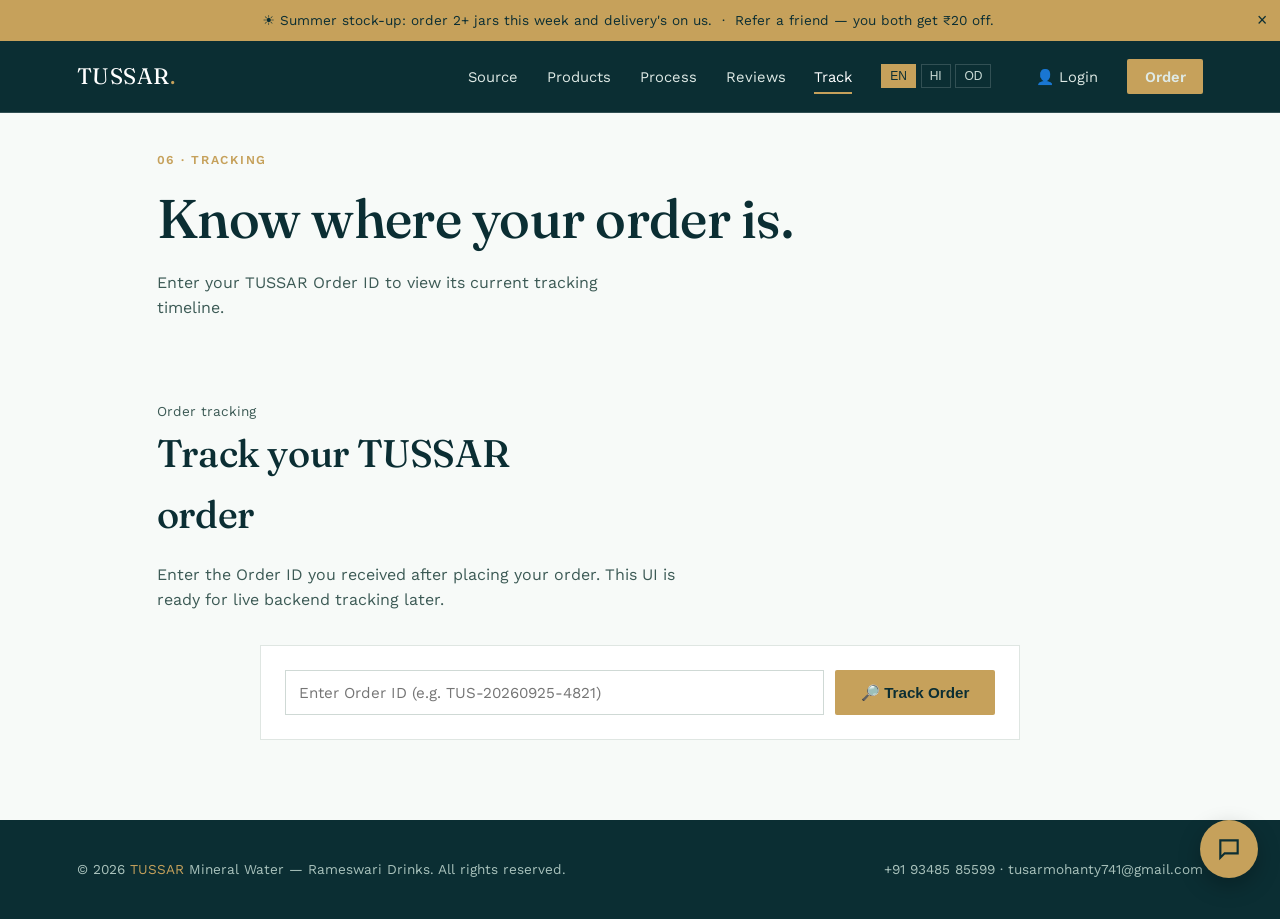
<file: track.html>
<!DOCTYPE html>
<html lang="en">
<head>
<meta charset="utf-8" />
<meta name="viewport" content="width=device-width, initial-scale=1, viewport-fit=cover" />
<title>Track Your Order — TUSSAR</title>
<meta name="description" content="TUSSAR packaged drinking water — 1L bottles, 20L jars and 250ML box packs, sourced from natural springs and delivered fresh across your area. Order on WhatsApp." />
<meta property="og:title" content="TUSSAR — Water From the Source" />
<meta property="og:description" content="Pure, spring-sourced packaged drinking water, delivered fresh. 1L bottles ₹20, 20L jars ₹60, 250ML box packs ₹200." />
<meta property="og:type" content="website" />
<meta name="twitter:card" content="summary" />
<meta name="twitter:title" content="TUSSAR — Water From the Source" />
<meta name="twitter:description" content="Spring-sourced packaged drinking water, delivered fresh to your door." />
<link rel="preconnect" href="https://fonts.googleapis.com">
<link rel="preconnect" href="https://fonts.gstatic.com" crossorigin>
<link href="https://fonts.googleapis.com/css2?family=Fraunces:opsz,wght@9..144,300;9..144,500;9..144,600&family=Work+Sans:wght@400;500;600&display=swap" rel="stylesheet">
<style>
:root{
  --deep:#0B2E33; --teal:#124953; --mist:#EFF5F2; --paper:#F7FAF8;
  --stone:#3C5A55; --gold:#C6A15B; --ink:#0B1F1D; --line:rgba(255,255,255,.16);
}
:root:not([data-theme="light"]){}
@media (prefers-color-scheme: dark){ :root:not([data-theme="light"]){ } }
:root[data-theme="dark"]{}
*{box-sizing:border-box;margin:0;padding:0}
html{scroll-behavior:smooth;scroll-padding-top:env(safe-area-inset-top,0px)}
body{
  font-family:"Work Sans",system-ui,Arial,sans-serif;background:var(--paper);color:var(--ink);
  line-height:1.6;overflow-x:hidden;
  padding-top:env(safe-area-inset-top,0px);padding-bottom:env(safe-area-inset-bottom,0px);
}
h1,h2,h3{font-family:"Fraunces",Georgia,serif;font-weight:500;letter-spacing:-.01em;color:var(--deep)}
img,svg{max-width:100%}
a{color:inherit}
.wrap{max-width:1120px;margin:0 auto;padding:0 6vw}
.btn{display:inline-flex;align-items:center;gap:.5rem;background:var(--deep);color:#fff;border:none;
  padding:.85rem 1.6rem;border-radius:2px;font-size:.95rem;font-weight:600;cursor:pointer;text-decoration:none;
  transition:background .2s ease}
.btn:hover{background:var(--teal)}
.btn-ghost{background:transparent;border:1px solid var(--deep);color:var(--deep)}
.btn-ghost:hover{background:var(--deep);color:#fff}
.btn-gold{background:var(--gold);color:var(--deep)}
.btn-gold:hover{background:#b18e49}

/* NAV */
header.nav{position:sticky;top:env(safe-area-inset-top,0px);z-index:50;background:var(--deep);
  border-bottom:1px solid var(--line)}
.nav-row{display:flex;align-items:center;justify-content:space-between;padding:1.1rem 6vw;color:#fff}
.brand{font-family:"Fraunces",serif;font-size:1.4rem;color:#fff;letter-spacing:.02em}
.brand span{color:var(--gold)}
.nav-links{list-style:none;display:flex;gap:1.8rem;align-items:center}
.nav-links a{text-decoration:none;color:#dfeae6;font-size:.92rem}
.nav-links a:hover{color:#fff}
.nav-order{background:var(--gold);color:var(--deep);padding:.55rem 1.1rem;border-radius:2px;font-weight:600;font-size:.88rem}
.menu-btn{display:none;background:none;border:none;color:#fff;font-size:1.5rem;cursor:pointer}

/* HERO */
.hero{background:var(--deep);color:#EFF5F2;position:relative;overflow:hidden}
.hero .wrap{display:grid;grid-template-columns:1.1fr .9fr;gap:3rem;align-items:center;
  padding-top:5rem;padding-bottom:4rem;position:relative;z-index:2}
.hero h1{color:#fff;font-size:clamp(2.3rem,4.6vw,3.6rem);line-height:1.08;max-width:14ch}
.hero p.lead{max-width:42ch;color:#c9dad5;margin-top:1.2rem;font-size:1.05rem}
.hero .cta-row{display:flex;gap:1rem;margin-top:2rem;flex-wrap:wrap}
.hero .stats{display:flex;gap:2.2rem;margin-top:3rem;border-top:1px solid var(--line);padding-top:1.5rem}
.hero .stats div b{display:block;font-family:"Fraunces",serif;font-size:1.6rem;color:var(--gold)}
.hero .stats div span{font-size:.82rem;color:#a9c2bc}
.contour{position:absolute;inset:0;opacity:.5;z-index:1}

/* SECTION shell */
.section{padding:5rem 0}
.eyebrow{font-size:.85rem;color:var(--stone)}
.section h2{font-size:clamp(1.8rem,3vw,2.4rem);max-width:16ch}
.two-col{display:grid;grid-template-columns:1fr 1fr;gap:3.5rem;align-items:center}
.section p.body{color:var(--stone);max-width:56ch;margin-top:1rem}

/* ABOUT */
.about{background:var(--mist)}
.ring-art{aspect-ratio:1/1;display:flex;align-items:center;justify-content:center}

/* PRODUCTS */
.grid3{display:grid;grid-template-columns:repeat(3,1fr);gap:1.6rem;margin-top:2.6rem}
.card{background:var(--paper);border:1px solid #dfe6e2;padding:2rem 1.6rem;position:relative}
.card .icon{width:64px;height:64px;margin-bottom:1.2rem}
.card h3{font-size:1.15rem}
.card .price{font-family:"Fraunces",serif;font-size:1.7rem;color:var(--deep);margin:.6rem 0}
.card .price small{font-family:"Work Sans";font-size:.85rem;color:var(--stone);font-weight:400}
.card ul{margin:.8rem 0 1.4rem;padding-left:1.1rem;color:var(--stone);font-size:.9rem}
.card ul li{margin-bottom:.3rem}
.card .btn{width:100%;justify-content:center}

/* FEATURES */
.features-row{display:grid;grid-template-columns:repeat(4,1fr);gap:1.8rem;margin-top:2.6rem}
.feat h4{font-size:1rem;margin-bottom:.4rem}
.feat p{font-size:.88rem;color:var(--stone)}
.feat .icon{width:38px;height:38px;margin-bottom:.9rem;color:var(--gold)}

/* GALLERY */
.gallery{background:var(--deep);color:#EFF5F2}
.gallery h2{color:#fff}
.gal-grid{display:grid;grid-template-columns:repeat(4,1fr);gap:1px;margin-top:2.6rem;background:var(--line)}
.gal-tile{background:var(--teal);padding:2.2rem 1.2rem;display:flex;flex-direction:column;gap:1rem;min-height:190px}
.gal-tile .icon{width:34px;height:34px;color:var(--gold)}
.gal-tile h4{font-size:.95rem;color:#fff;font-weight:500;font-family:"Work Sans"}
.gal-tile p{font-size:.82rem;color:#b9cfc9}

/* REVIEWS */
.rev-grid{display:grid;grid-template-columns:repeat(3,1fr);gap:1.5rem;margin-top:2.6rem}
.rev-card{border-left:3px solid var(--gold);padding:.2rem 0 .2rem 1.2rem}
.rev-card p{font-style:italic;color:var(--stone)}
.rev-card b{display:block;margin-top:.8rem;font-size:.9rem;color:var(--deep)}
.rev-form{margin-top:2.6rem;display:grid;grid-template-columns:1fr 1fr auto;gap:.8rem}
.rev-form textarea{grid-column:1/4}
.rev-form input,.rev-form textarea{border:1px solid #cfd9d5;padding:.7rem;font-family:inherit;background:var(--paper)}

/* ORDER */
.order{background:var(--mist)}
.order-panel{display:grid;grid-template-columns:1fr 1fr;gap:3rem}
.order-form{display:grid;gap:.9rem}
.order-form input,.order-form select,.order-form textarea{
  border:1px solid #cfd9d5;padding:.8rem;font-family:inherit;font-size:.95rem;background:#fff}
.order-form label{font-size:.82rem;color:var(--stone);margin-bottom:-.4rem}
.total-row{font-family:"Fraunces",serif;font-size:1.3rem;color:var(--deep)}
.contact-card{background:var(--deep);color:#fff;padding:2.2rem}
.contact-card h3{color:#fff;font-size:1.2rem;margin-bottom:1.2rem}
.contact-card a{display:block;color:#dfeae6;text-decoration:none;margin-bottom:.7rem;font-size:.95rem}
.contact-card a:hover{color:var(--gold)}
.contact-intro{color:#a9c2bc;font-size:.88rem;margin:-.5rem 0 1.1rem}
.contact-action{display:flex!important;align-items:center;gap:.75rem;padding:.75rem .8rem;border:1px solid rgba(255,255,255,.14);border-radius:8px;margin-bottom:.65rem!important;background:rgba(255,255,255,.04)}
.contact-action span{display:flex;flex-direction:column;line-height:1.25}
.contact-action small{color:#a9c2bc;font-size:.72rem;margin-top:.15rem}
.order-actions{display:grid;grid-template-columns:1fr 1fr 1fr;gap:.65rem}
.order-actions .btn{width:100%;text-align:center;display:flex;align-items:center;justify-content:center;min-height:48px}
.btn-mail{background:#fff;color:var(--deep);border:1px solid var(--deep);font-family:inherit;font-weight:600;cursor:pointer}
.btn-call{background:var(--teal);color:#fff!important;border:1px solid var(--teal);text-decoration:none;font-family:inherit;font-weight:600}
.btn-mail:hover,.btn-call:hover{transform:translateY(-2px)}
.voice-order-btn{width:100%;margin-top:.7rem;border:1px dashed var(--gold);background:rgba(198,161,91,.08);color:var(--deep);padding:.75rem;font:600 .9rem "Work Sans",sans-serif;cursor:pointer;border-radius:2px}
.voice-order-btn:hover{background:rgba(198,161,91,.18);transform:translateY(-1px)}
.voice-order-status{font-size:.78rem;color:var(--stone);margin-top:.45rem}
.delivery-eta{margin-top:.8rem;padding:.75rem;border-left:3px solid var(--gold);background:rgba(198,161,91,.08);color:#dfeae6;font-size:.84rem;display:none}
.delivery-eta.show{display:block}
@media(max-width:700px){.order-actions{grid-template-columns:1fr}.order-actions .btn{min-height:52px}}

/* DELIVERY OPTIONS */
.delivery-options{display:grid;gap:.65rem;margin-top:.25rem}.delivery-option{display:flex;align-items:flex-start;gap:.6rem;border:1px solid #cfd9d5;background:#fff;padding:.7rem .8rem}.delivery-option input{margin-top:.25rem}.delivery-option strong{display:block;color:var(--deep);font-size:.9rem}.delivery-option small{display:block;color:var(--stone);font-size:.75rem}.delivery-base{font-size:.78rem;color:var(--stone);margin-top:.35rem}.delivery-base a{color:var(--deep);font-weight:600}.delivery-breakdown{font-size:.82rem;color:var(--stone)}
/* ORDER TRACKING */
.tracking{background:var(--paper)}
.track-box{max-width:760px;margin:2rem auto 0;background:#fff;border:1px solid #dfe6e2;padding:1.5rem}
.track-form{display:grid;grid-template-columns:1fr auto;gap:.7rem}
.track-form input{border:1px solid #cfd9d5;padding:.8rem;font-family:inherit;font-size:.95rem}
.track-result{display:none;margin-top:1.4rem;border-top:1px solid #dfe6e2;padding-top:1.3rem}
.track-result.show{display:block}
.track-id{font-family:"Fraunces",serif;color:var(--deep);font-size:1.15rem;margin-bottom:1rem}
.track-steps{display:grid;gap:.8rem}
.track-step{display:flex;align-items:center;gap:.8rem;color:#8a9b97}
.track-dot{width:28px;height:28px;border:2px solid #cfd9d5;border-radius:50%;display:grid;place-items:center;flex-shrink:0;font-size:.75rem}
.track-step.active{color:var(--deep);font-weight:600}
.track-step.active .track-dot{background:var(--gold);border-color:var(--gold);color:var(--deep)}
.track-note{font-size:.8rem;color:var(--stone);margin-top:1rem}
@media(max-width:560px){.track-form{grid-template-columns:1fr}.track-box{padding:1rem}}
/* FOOTER */
footer{background:var(--deep);color:#a9c2bc;padding:2.4rem 6vw;font-size:.85rem;
  display:flex;justify-content:space-between;flex-wrap:wrap;gap:.6rem}
footer span{color:var(--gold)}

/* ACCOUNT / LOGIN */
.account-btn{border:1px solid rgba(255,255,255,.28);background:transparent;color:#fff;padding:.55rem .8rem;border-radius:3px;cursor:pointer;font:600 .82rem "Work Sans",sans-serif;transition:.2s}
.account-btn:hover{background:var(--gold);color:var(--deep);border-color:var(--gold)}
.auth-overlay{position:fixed;inset:0;background:rgba(3,18,20,.72);backdrop-filter:blur(5px);z-index:200;display:none;align-items:center;justify-content:center;padding:1rem}
.auth-overlay.open{display:flex}
.auth-modal{width:min(430px,94vw);max-height:90vh;overflow:auto;background:#fff;border:1px solid #dfe6e2;box-shadow:0 20px 60px rgba(0,0,0,.3);padding:1.5rem;position:relative}
.auth-close{position:absolute;right:1rem;top:.8rem;border:none;background:none;font-size:1.5rem;color:var(--stone);cursor:pointer}
.auth-modal h2{font-size:1.7rem;margin-bottom:.25rem}
.auth-sub{font-size:.82rem;color:var(--stone);margin-bottom:1.2rem}
.auth-tabs{display:grid;grid-template-columns:1fr 1fr;border-bottom:1px solid #dfe6e2;margin-bottom:1rem}
.auth-tab{border:none;background:none;padding:.7rem;cursor:pointer;color:var(--stone);font-weight:600}
.auth-tab.active{color:var(--deep);border-bottom:2px solid var(--gold)}
.auth-form{display:grid;gap:.75rem}
.auth-form label{font-size:.78rem;color:var(--stone)}
.auth-form input{border:1px solid #cfd9d5;padding:.75rem;font:inherit;width:100%}
.auth-form button{margin-top:.25rem}
.auth-note{font-size:.72rem;color:#71817d;margin-top:.8rem;line-height:1.5}
.profile-panel{display:none}
.profile-panel.show{display:block}
.profile-head{display:flex;align-items:center;gap:.8rem;padding:.9rem;background:var(--mist);margin-bottom:1rem}
.profile-avatar{width:44px;height:44px;border-radius:50%;background:var(--deep);color:var(--gold);display:grid;place-items:center;font-size:1.1rem}
.profile-head strong{display:block;color:var(--deep)}
.profile-head small{color:var(--stone)}
.profile-card{border:1px solid #dfe6e2;padding:1rem;margin-bottom:.75rem}
.profile-card h3{font-size:1rem;margin-bottom:.7rem}
.profile-actions{display:grid;grid-template-columns:1fr 1fr;gap:.6rem}
.profile-actions button{padding:.7rem;border:1px solid #cfd9d5;background:#fff;cursor:pointer;font:600 .8rem "Work Sans",sans-serif}
.profile-actions button:hover{background:var(--mist)}
.order-history{display:grid;gap:.55rem}
.history-item{border:1px solid #dfe6e2;padding:.7rem;font-size:.8rem}
.history-item strong{color:var(--deep)}
.history-empty{font-size:.8rem;color:var(--stone)}
.payment-box{background:var(--mist);padding:.8rem;font-size:.8rem;color:var(--stone)}
@media(max-width:700px){.account-btn{padding:.5rem .65rem}.account-btn span{display:none}}
/* CHATBOT */
#chat-toggle{position:fixed;bottom:22px;right:22px;z-index:80;width:58px;height:58px;border-radius:50%;
  background:var(--gold);border:none;cursor:pointer;box-shadow:0 8px 22px rgba(0,0,0,.25);
  display:flex;align-items:center;justify-content:center}
#chat-toggle svg{width:26px;height:26px;color:var(--deep)}
#chat-panel{position:fixed;bottom:92px;right:22px;z-index:80;width:min(340px,88vw);height:min(460px,70vh);
  background:#fff;border:1px solid #dfe6e2;box-shadow:0 16px 40px rgba(0,0,0,.22);display:none;
  flex-direction:column;overflow:hidden}
#chat-panel.open{display:flex}
.chat-head{background:var(--deep);color:#fff;padding:.9rem 1.1rem}
.chat-head-row{display:flex;align-items:center;justify-content:space-between;gap:.5rem}
.chat-head b{font-family:"Fraunces",serif;font-weight:500}
.chat-head span{display:block;font-size:.78rem;color:#a9c2bc}
.chat-icon-btn{border:1px solid rgba(255,255,255,.25);background:transparent;color:#fff;border-radius:50%;width:32px;height:32px;cursor:pointer}
.chat-icon-btn.active{background:var(--gold);color:var(--deep)}
.chat-languages{display:flex;gap:.35rem;margin-top:.55rem}
.chat-lang{border:1px solid rgba(255,255,255,.3);background:transparent;color:#fff;padding:.25rem .5rem;border-radius:14px;font-size:.7rem;cursor:pointer}
.chat-lang.active{background:var(--gold);border-color:var(--gold);color:var(--deep)}
.chat-body{flex:1;overflow-y:auto;padding:.9rem;display:flex;flex-direction:column;gap:.6rem;background:var(--mist)}
.msg{max-width:85%;padding:.6rem .8rem;font-size:.88rem;border-radius:2px;line-height:1.45;white-space:pre-wrap}
.msg.bot{background:#fff;border:1px solid #dfe6e2;align-self:flex-start}
.msg.user{background:var(--deep);color:#fff;align-self:flex-end}
.chips{display:flex;flex-wrap:wrap;gap:.4rem;padding:.6rem .9rem;border-top:1px solid #eef1ef}
.chip{font-size:.76rem;border:1px solid var(--gold);color:var(--stone);background:#fff;padding:.35rem .6rem;border-radius:20px;cursor:pointer}
.chip:hover{background:var(--gold);color:var(--deep)}
.chat-input{display:flex;border-top:1px solid #eef1ef}
.chat-input input{flex:1;min-width:0;border:none;padding:.8rem;font-family:inherit;font-size:.88rem}
.chat-input button{border:none;background:var(--deep);color:#fff;padding:0 .8rem;cursor:pointer}
#chatMic.listening{background:var(--gold);color:var(--deep);animation:chatPulse 1s infinite}
@keyframes chatPulse{50%{transform:scale(1.08)}}

/* TRUST STRIP */
.trust{background:var(--paper);border-bottom:1px solid #dfe6e2}
.trust-row{display:flex;justify-content:space-between;gap:1.2rem;padding:1.4rem 0;flex-wrap:wrap}
.trust-item{display:flex;align-items:center;gap:.6rem;font-size:.85rem;color:var(--stone)}
.trust-item svg{width:20px;height:20px;color:var(--gold);flex-shrink:0}

/* PLANS */
.plans{background:var(--paper)}
.plan-row{display:grid;grid-template-columns:repeat(3,1fr);gap:1.6rem;margin-top:2.6rem}
.plan{border:1px solid #dfe6e2;padding:1.8rem}
.plan.pop{border-color:var(--gold);position:relative}
.plan.pop:before{content:"Most chosen";position:absolute;top:-12px;left:1.8rem;background:var(--gold);
  color:var(--deep);font-size:.72rem;font-weight:600;padding:.25rem .6rem}
.plan h4{font-family:"Fraunces",serif;font-size:1.1rem;color:var(--deep);margin-bottom:.4rem}
.plan .p{font-size:.88rem;color:var(--stone);margin-bottom:1rem}
.plan ul{padding-left:1.1rem;color:var(--stone);font-size:.88rem}
.plan ul li{margin-bottom:.3rem}

/* PINCODE CHECK */
.pincode-check{margin-top:1.4rem;display:flex;gap:.6rem}
.pincode-check input{flex:1;border:1px solid #cfd9d5;padding:.7rem;font-family:inherit;background:#fff}
#pincodeResult{margin-top:.7rem;font-size:.86rem}

/* FAQ ACCORDION */
.faq-list{margin-top:2.2rem;border-top:1px solid #dfe6e2}
.faq-item{border-bottom:1px solid #dfe6e2}
.faq-q{width:100%;text-align:left;background:none;border:none;padding:1.1rem 0;font-family:"Fraunces",serif;
  font-size:1.02rem;color:var(--deep);cursor:pointer;display:flex;justify-content:space-between;
  align-items:center;gap:1rem}
.faq-q span{font-size:1.2rem;color:var(--gold);flex-shrink:0}
.faq-a{max-height:0;overflow:hidden;color:var(--stone);font-size:.92rem;transition:max-height .25s ease}
.faq-item.open .faq-a{max-height:200px;padding-bottom:1.1rem}

@media (max-width:860px){
  .hero .wrap{grid-template-columns:1fr;padding-top:3rem}
  .contour{display:none}
  .two-col,.order-panel{grid-template-columns:1fr}
  .grid3,.features-row,.gal-grid,.rev-grid,.plan-row{grid-template-columns:1fr 1fr}

  /* Mobile navigation: keep the menu above the page and close it after navigation. */
  header.nav{position:sticky;top:env(safe-area-inset-top,0px);z-index:100}
  .nav-row{position:relative}
  .nav-links{
    display:none;
    position:absolute;
    top:100%;
    left:0;
    right:0;
    max-height:calc(100vh - 78px);
    overflow-y:auto;
    -webkit-overflow-scrolling:touch;
    background:var(--deep);
    flex-direction:column;
    align-items:center;
    gap:0;
    padding:1rem 6vw 1.25rem;
    border-top:1px solid var(--line);
    box-shadow:0 12px 24px rgba(0,0,0,.22);
  }
  .nav-links.open{display:flex}
  .nav-links li{width:100%;text-align:center}
  .nav-links a{
    display:block;
    padding:.9rem .5rem;
  }
  .nav-links .nav-order{margin:.5rem auto 0;width:max-content}
  .menu-btn{display:block;position:relative;z-index:101}
  .trust-row{justify-content:flex-start}
}
@media (max-width:560px){
  .grid3,.features-row,.gal-grid,.rev-grid,.plan-row{grid-template-columns:1fr}
  .rev-form{grid-template-columns:1fr}
  .rev-form textarea{grid-column:auto}
  #chat-panel{right:12px;bottom:84px;width:92vw}
  .pincode-check{flex-direction:column}
  footer{flex-direction:column;text-align:left}
}

/* PROGRESS BAR */
#scrollBar{position:fixed;top:env(safe-area-inset-top,0px);left:0;height:3px;background:var(--gold);
  width:0%;z-index:90;transition:width .1s linear}

/* SEASONAL BANNER */
#seasonBanner{background:var(--gold);color:var(--deep);text-align:center;font-size:.85rem;
  padding:.6rem 2.5rem .6rem 1rem;position:relative}
#seasonBanner button{position:absolute;right:.8rem;top:50%;transform:translateY(-50%);background:none;
  border:none;font-size:1.1rem;cursor:pointer;color:var(--deep)}

/* LANG TOGGLE */
.lang-toggle{display:flex;gap:.3rem;margin-right:1rem}
.lang-toggle button{background:none;border:1px solid var(--line);color:#c9dad5;font-size:.75rem;
  padding:.25rem .5rem;cursor:pointer}
.lang-toggle button.active{background:var(--gold);color:var(--deep);border-color:var(--gold)}
.lang-toggle button{position:relative;overflow:hidden;transition:transform .18s ease,box-shadow .18s ease,background .18s ease}
.lang-toggle button:active{transform:scale(.9)}
.lang-toggle button.lang-selected{animation:langPop .45s ease}
@keyframes langPop{
  0%{transform:scale(.9)}
  55%{transform:scale(1.12)}
  100%{transform:scale(1)}
}
.nav-links a{transition:color .2s ease,transform .2s ease}
.nav-links a:active{transform:scale(.94)}
.nav-links a.nav-clicked{animation:navTap .35s ease}
@keyframes navTap{
  50%{color:var(--gold);transform:scale(1.06)}
}

/* HERO ANIMATION */
@keyframes riseIn{from{opacity:0;transform:translateY(14px)}to{opacity:1;transform:translateY(0)}}
.hero .wrap>div:first-child>*{animation:riseIn .7s ease both}
.hero .wrap>div:first-child>*:nth-child(2){animation-delay:.08s}
.hero .wrap>div:first-child>*:nth-child(3){animation-delay:.16s}
.hero .wrap>div:first-child>*:nth-child(4){animation-delay:.24s}
.hero .wrap>div:first-child>*:nth-child(5){animation-delay:.32s}
@media (prefers-reduced-motion:reduce){.hero .wrap>div:first-child>*{animation:none}}

/* BULK TABLE */
.bulk-table{width:100%;border-collapse:collapse;font-size:.85rem;margin-top:.8rem}
.bulk-table td{padding:.35rem 0;color:var(--stone);border-top:1px solid #dfe6e2}
.bulk-table td:last-child{text-align:right;color:var(--deep);font-weight:600}

/* CORPORATE FORM */
.corp{background:var(--deep);color:#fff}
.corp h2{color:#fff}
.corp .body{color:#c9dad5}
.corp-form{display:grid;grid-template-columns:1fr 1fr;gap:.9rem;margin-top:2rem}
.corp-form textarea{grid-column:1/3}
.corp-form input,.corp-form textarea{border:1px solid var(--line);background:var(--teal);color:#fff;
  padding:.8rem;font-family:inherit}
.corp-form input::placeholder,.corp-form textarea::placeholder{color:#a9c2bc}
.corp-form button{grid-column:1/3;justify-self:start}

/* GEO + REPEAT */
.geo-link{background:none;border:none;color:var(--gold);text-decoration:underline;cursor:pointer;
  font-size:.82rem;padding:0;margin-top:.6rem}
.repeat-btn{font-size:.82rem;background:none;border:1px dashed var(--stone);color:var(--stone);
  padding:.5rem .8rem;cursor:pointer;margin-bottom:.4rem}

/* PRINT RECEIPT */
#receipt{display:none}
@media print{
  body *{visibility:hidden}
  #receipt,#receipt *{visibility:visible}
  #receipt{display:block;position:absolute;top:0;left:0;width:100%;padding:2rem}
}

@media (max-width:860px){
  .corp-form{grid-template-columns:1fr}
  .corp-form textarea,.corp-form button{grid-column:auto}
  .lang-toggle{margin:0 0 .6rem}
}

/* CUSTOM SCROLLBAR + CURSOR */
::-webkit-scrollbar{width:10px}
::-webkit-scrollbar-track{background:var(--mist)}
::-webkit-scrollbar-thumb{background:var(--gold);border:2px solid var(--mist)}
a,button,.btn,.chip,.faq-q{cursor:url('data:image/svg+xml;utf8,<svg xmlns="http://www.w3.org/2000/svg" width="22" height="22"><circle cx="11" cy="11" r="8" fill="none" stroke="%23C6A15B" stroke-width="2"/></svg>') 11 11,pointer}

/* WAVY DIVIDER */
.wave{display:block;width:100%;line-height:0;margin-top:-1px}
.wave svg{width:100%;height:60px;display:block}

/* RIPPLE */
.btn{position:relative;overflow:hidden}
.ripple{position:absolute;border-radius:50%;background:rgba(255,255,255,.5);transform:scale(0);
  animation:rippleAnim .55s ease-out;pointer-events:none}
@keyframes rippleAnim{to{transform:scale(3);opacity:0}}

/* LIQUID TEXT */
.liquid{font-family:"Fraunces",serif;font-size:clamp(2.2rem,7vw,4.5rem);font-weight:600;
  background:linear-gradient(0deg,var(--gold) 0%,var(--gold) 50%,#dcdfdd 50%,#dcdfdd 100%);
  background-size:100% 220%;background-position:0 100%;-webkit-background-clip:text;background-clip:text;
  color:transparent;transition:background-position 1.8s ease}
.liquid.filled{background-position:0 0}

/* CARD TILT + SHINE + TINTS */
.card{transition:transform .3s ease,box-shadow .3s ease;overflow:hidden}
.card:hover{transform:rotate(-.6deg) translateY(-4px);box-shadow:0 18px 30px rgba(11,46,51,.12)}
.card .icon{transition:transform .3s ease}
.card:hover .icon{transform:scale(1.06) rotate(2deg)}
.card.tint-blue{background:linear-gradient(180deg,#eef8fb,var(--paper) 40%)}
.card.tint-gold{background:linear-gradient(180deg,#fbf5e8,var(--paper) 40%)}
.card.tint-green{background:linear-gradient(180deg,#eef7f2,var(--paper) 40%)}

/* MINERAL CHART */
.mineral-row{display:flex;align-items:center;gap:1rem;margin-bottom:.9rem}
.mineral-row span{width:110px;font-size:.85rem;color:var(--stone);flex-shrink:0}
.mineral-bar{flex:1;height:8px;background:#dfe6e2}
.mineral-bar i{display:block;height:100%;background:var(--gold)}
.mineral-row b{width:60px;text-align:right;font-size:.85rem;color:var(--deep)}

/* JOURNEY SCROLL STRIP */
.journey{display:flex;gap:1px;overflow-x:auto;scroll-snap-type:x mandatory;margin-top:2.6rem;background:var(--line)}
.journey .step{scroll-snap-align:start;min-width:240px;background:var(--teal);color:#fff;padding:2rem 1.6rem;flex-shrink:0}
.journey .step b{display:block;font-family:"Fraunces",serif;font-size:1.5rem;color:var(--gold);margin-bottom:.4rem}
.journey .step p{font-size:.85rem;color:#b9cfc9}

/* FOUNDER NOTE */
.founder{border-left:3px solid var(--gold);padding-left:1.4rem;margin-top:2.6rem;max-width:60ch}
.founder p{font-style:italic;color:var(--stone);font-size:1.02rem}
.founder b{display:block;margin-top:.8rem;color:var(--deep);font-style:normal}

/* HERO DRIFT */
.hero{position:relative}
.hero:before{content:"";position:absolute;inset:0;z-index:0;
  background:radial-gradient(circle at 30% 40%,rgba(198,161,91,.18),transparent 55%),
             radial-gradient(circle at 75% 65%,rgba(20,83,92,.5),transparent 55%);
  background-size:180% 180%;animation:driftBg 16s ease-in-out infinite}
@keyframes driftBg{0%,100%{background-position:0% 0%}50%{background-position:100% 60%}}
@media (prefers-reduced-motion:reduce){.hero:before{animation:none}.liquid{transition:none}}

.badge-fresh{display:inline-flex;align-items:center;gap:.4rem;font-size:.78rem;color:var(--gold);
  border:1px solid var(--gold);padding:.3rem .7rem;border-radius:20px;margin-top:1rem}
</style>
<style>
body{opacity:0;transform:translateY(8px);transition:opacity .42s ease,transform .42s ease}body.page-ready{opacity:1;transform:none}body.page-leaving{opacity:0;transform:translateY(-8px)}
.nav-links a{position:relative;transition:color .25s ease,transform .25s ease}.nav-links a::after{content:"";position:absolute;left:0;right:0;bottom:-8px;height:2px;background:var(--gold);transform:scaleX(0);transition:transform .28s ease}.nav-links a:hover{transform:translateY(-2px)}.nav-links a:hover::after,.nav-links a.active::after{transform:scaleX(1)}.nav-links a.active{color:#fff}
.page-intro{padding:2.4rem 0 0;background:var(--paper)}.page-intro .wrap{display:flex;align-items:end;gap:2rem}.page-intro .kicker{font-size:.76rem;letter-spacing:.14em;text-transform:uppercase;color:var(--gold);font-weight:600}.page-intro h1{font-size:clamp(2rem,5vw,3.4rem);margin-top:.25rem}.page-intro p{max-width:50ch;color:var(--stone);margin-top:.5rem}.explore-grid{display:grid;grid-template-columns:repeat(4,1fr);gap:1rem;margin:2rem auto 0;max-width:1120px;padding:0 6vw 4rem}.explore-card{padding:1.35rem;background:#fff;border:1px solid #dfe6e2;text-decoration:none;transition:transform .3s ease,box-shadow .3s ease,border-color .3s ease}.explore-card:hover{transform:translateY(-6px);box-shadow:0 16px 35px rgba(11,46,51,.10);border-color:var(--gold)}.explore-card span{font-size:.72rem;color:var(--gold);font-weight:600;letter-spacing:.08em}.explore-card h3{margin:.35rem 0;font-size:1.15rem}.explore-card p{font-size:.82rem;color:var(--stone)}@media(max-width:760px){.page-intro .wrap{display:block}.explore-grid{grid-template-columns:1fr 1fr}}@media(max-width:480px){.explore-grid{grid-template-columns:1fr}}@media(prefers-reduced-motion:reduce){body,.nav-links a,.nav-links a::after,.explore-card{transition:none!important}}
</style></head><div class="auth-overlay" id="authOverlay" onclick="if(event.target===this)closeAuthModal()">
  <div class="auth-modal" role="dialog" aria-modal="true" aria-labelledby="authTitle">
    <button class="auth-close" type="button" onclick="closeAuthModal()" aria-label="Close">×</button>
    <h2 id="authTitle">Your TUSSAR Account</h2>
    <p class="auth-sub" id="authSub">Login to view your orders, profile and payment options.</p>

    <div id="authBox">
      <div class="auth-tabs">
        <button class="auth-tab active" id="loginTab" type="button" onclick="showAuthTab('login')">Login</button>
        <button class="auth-tab" id="signupTab" type="button" onclick="showAuthTab('signup')">Create account</button>
      </div>

      <form class="auth-form" id="loginForm" onsubmit="return loginCustomer(event)">
        <div><label>Email or mobile</label><input id="loginIdentity" required autocomplete="username" placeholder="Email or mobile number"></div>
        <div><label>Password</label><input id="loginPassword" type="password" required autocomplete="current-password" placeholder="Password"></div>
        <button class="btn btn-gold" type="submit">🔐 Login</button>
      </form>

      <form class="auth-form" id="signupForm" style="display:none" onsubmit="return signupCustomer(event)">
        <div><label>Full name</label><input id="signupName" required autocomplete="name" placeholder="Your name"></div>
        <div><label>Mobile</label><input id="signupPhone" required autocomplete="tel" placeholder="10-digit mobile"></div>
        <div><label>Email</label><input id="signupEmail" type="email" required autocomplete="email" placeholder="you@example.com"></div>
        <div><label>Password</label><input id="signupPassword" type="password" minlength="6" required autocomplete="new-password" placeholder="Minimum 6 characters"></div>
        <button class="btn btn-gold" type="submit">✨ Create account</button>
      </form>
      <p class="auth-note">Account UI is ready. For production, authentication, order history and payment records should be stored in a secure backend/database rather than browser storage.</p>
    </div>

    <div class="profile-panel" id="profilePanel">
      <div class="profile-head">
        <div class="profile-avatar" id="profileAvatar">T</div>
        <div><strong id="profileName">Customer</strong><small id="profileContact">—</small></div>
      </div>

      <div class="profile-card">
        <h3>📦 Order history</h3>
        <div class="order-history" id="orderHistory"></div>
      </div>

      <div class="profile-card">
        <h3>💳 Payments</h3>
        <div class="payment-box">Payment history and saved payment methods will appear here after the secure payment backend is connected.</div>
      </div>

      <div class="profile-card">
        <h3>👤 Profile</h3>
        <div class="profile-actions">
          <button type="button" onclick="showProfileMessage('Address book')">📍 Address book</button>
          <button type="button" onclick="showProfileMessage('Profile editing')">✏️ Edit profile</button>
        </div>
      </div>

      <button class="btn btn-ghost" type="button" style="width:100%;justify-content:center" onclick="logoutCustomer()">Log out</button>
      <p class="auth-note" id="profileMessage"></p>
    </div>
  </div>
</div>

<div id="scrollBar"></div>
<div id="seasonBanner" style="display:none">☀️ Summer stock-up: order 2+ jars this week and delivery's on us. &nbsp;·&nbsp; Refer a friend — you both get ₹20 off.
  <button onclick="dismissBanner()" aria-label="Dismiss">×</button>
</div>

<header class="nav"><div class="nav-row"><a class="brand" href="index.html" style="text-decoration:none">TUSSAR<span>.</span></a><ul class="nav-links" id="navLinks"><li><a href="about.html" data-page="about">Source</a></li><li><a href="products.html" data-page="products">Products</a></li><li><a href="process.html" data-page="process">Process</a></li><li><a href="reviews.html" data-page="reviews">Reviews</a></li><li><a href="track.html" data-page="track">Track</a></li><li class="lang-toggle"><button class="active" data-lang="en" onclick="setLang('en')">EN</button><button data-lang="hi" onclick="setLang('hi')">HI</button><button data-lang="or" onclick="setLang('or')">OD</button></li><li><a href="#" onclick="openAuthModal();return false;">👤 <span id="accountBtnText">Login</span></a></li><li><a href="order.html" class="nav-order" data-page="order">Order</a></li></ul><button class="menu-btn" id="menuBtn" aria-label="Menu">☰</button></div></header><div class="page-intro"><div class="wrap"><div><div class="kicker">06 · Tracking</div><h1>Know where your order is.</h1><p>Enter your TUSSAR Order ID to view its current tracking timeline.</p></div></div></div><section class="section tracking" id="trackOrder">
  <div class="wrap">
    <p class="eyebrow">Order tracking</p>
    <h2>Track your TUSSAR order</h2>
    <p class="body">Enter the Order ID you received after placing your order. This UI is ready for live backend tracking later.</p>
    <div class="track-box">
      <form class="track-form" onsubmit="return trackOrder(event)">
        <input id="trackOrderId" placeholder="Enter Order ID (e.g. TUS-20260925-4821)" autocomplete="off" required>
        <button class="btn btn-gold" type="submit">🔎 Track Order</button>
      </form>
      <div id="trackResult" class="track-result" aria-live="polite"></div>
    </div>
  </div>
</section><div id="receipt">
  <h2 style="font-family:Georgia">TUSSAR — Order Receipt</h2>
  <p id="rcpDate"></p><hr style="margin:1rem 0">
  <p id="rcpBody"></p>
</div>

<footer>
  <p>© 2026 <span>TUSSAR</span> Mineral Water — Rameswari Drinks. All rights reserved.</p>
  <p>+91 93485 85599 · tusarmohanty741@gmail.com</p>
</footer>

<button id="chat-toggle" aria-label="Chat with us">
  <svg viewBox="0 0 24 24" fill="none" stroke="currentColor" stroke-width="2"><path d="M4 4h16v12H8l-4 4V4z"/></svg>
</button>
<div id="chat-panel">
  <div class="chat-head">
    <div class="chat-head-row">
      <b id="chatTitle">TUSSAR Assistant</b>
      <button id="chatSpeakToggle" class="chat-icon-btn" type="button" title="Voice replies" aria-label="Toggle voice replies">🔊</button>
    </div>
    <span id="chatSubtitle">Ask in English, Hindi or Odia — type or speak.</span>
    <div class="chat-languages" role="group" aria-label="Chat language">
      <button type="button" data-chat-lang="en" class="chat-lang active">English</button>
      <button type="button" data-chat-lang="hi" class="chat-lang">हिंदी</button>
      <button type="button" data-chat-lang="or" class="chat-lang">ଓଡ଼ିଆ</button>
    </div>
  </div>
  <div class="chat-body" id="chatBody"></div>
  <div class="chips" id="chatChips"></div>
  <div class="chat-input">
    <input id="chatInput" placeholder="Type a question..." onkeydown="if(event.key==='Enter')sendChat()">
    <button id="chatMic" type="button" onclick="startVoiceChat()" title="Speak">🎙️</button>
    <button id="chatSend" type="button" onclick="sendChat()">Send</button>
  </div>
</div>

<script>
// mobile nav
const menuBtn=document.getElementById('menuBtn');
const navLinks=document.getElementById('navLinks');
const closeMobileNav=()=>navLinks.classList.remove('open');

menuBtn.onclick=()=>{
  const isOpen=navLinks.classList.toggle('open');
  menuBtn.setAttribute('aria-expanded',String(isOpen));
};

// Close the mobile menu before jumping to a section, so the destination is visible.
navLinks.querySelectorAll('a[href^="#"]').forEach(link=>{
  link.addEventListener('click',()=>{
    closeMobileNav();
    menuBtn.setAttribute('aria-expanded','false');
  });
});

// Close when tapping outside the header.
document.addEventListener('click',e=>{
  if(!e.target.closest('header.nav') && navLinks.classList.contains('open')){
    closeMobileNav();
    menuBtn.setAttribute('aria-expanded','false');
  }
});

// order total + whatsapp
function getDeliveryMode(){return document.querySelector('input[name="deliveryMode"]:checked')?.value||'standard';}
function getPriorityDeliveryFee(qty){const q=Math.max(1,Number(qty)||1);return Math.max(20,20+Math.max(0,Math.ceil((q-5)/5))*10);}
function calcTotal(){
 const sel=document.getElementById('oProduct');
 if(!sel)return {subtotal:0,priority:0,total:0};
 const price=+sel.options[sel.selectedIndex].dataset.price;
 const qty=Math.max(1,+document.getElementById('oQty').value||1);const subtotal=price*qty;
 const priority=getDeliveryMode()==='priority'?getPriorityDeliveryFee(qty):0;
 const subtotalEl=document.getElementById('oSubtotal');if(subtotalEl)subtotalEl.textContent=subtotal;
 const feeEl=document.getElementById('deliveryFee');if(feeEl)feeEl.textContent='₹'+priority;
 const label=document.getElementById('priorityFeeLabel');if(label)label.textContent='(+'+'₹'+getPriorityDeliveryFee(qty)+')';
 document.getElementById('oTotal').textContent=subtotal+priority;
 return {subtotal,priority,total:subtotal+priority};
}
calcTotal();
function generateOrderId(){
  const d=new Date();
  const date=d.getFullYear()+String(d.getMonth()+1).padStart(2,'0')+String(d.getDate()).padStart(2,'0');
  return 'TUS-'+date+'-'+Math.floor(1000+Math.random()*9000);
}
function sendOrder(e){
  e.preventDefault();
  const name=document.getElementById('oName').value;
  const phone=document.getElementById('oPhone').value;
  const sel=document.getElementById('oProduct');
  const product=sel.value;
  const qty=document.getElementById('oQty').value;
  const day=document.getElementById('oDay').value;
  const addr=document.getElementById('oAddr').value;
  const total=document.getElementById('oTotal').textContent;
  const lang=getCurrentLanguage();
  const productNames={
    en:{'1L':'1L Bottle','20L':'20L Jar','250ML':'250ML Box'},
    hi:{'1L':'1L बोतल','20L':'20L जार','250ML':'250ML बॉक्स'},
    or:{'1L':'1L ବୋତଲ','20L':'20L ଜାର','250ML':'250ML ବକ୍ସ'}
  };
  const labels={
    en:{intro:"Hi TUSSAR, I'd like to place an order.",name:'Name',phone:'Phone',product:'Product',qty:'Quantity',total:'Total',day:'Preferred day',address:'Address'},
    hi:{intro:'नमस्ते TUSSAR, मुझे ऑर्डर करना है।',name:'नाम',phone:'फोन',product:'उत्पाद',qty:'मात्रा',total:'कुल',day:'पसंदीदा दिन',address:'पता'},
    or:{intro:'ନମସ୍କାର TUSSAR, ମୁଁ ଅର୍ଡର କରିବାକୁ ଚାହୁଁଛି।',name:'ନାମ',phone:'ଫୋନ୍',product:'ଉତ୍ପାଦ',qty:'ପରିମାଣ',total:'ମୋଟ',day:'ପସନ୍ଦର ଦିନ',address:'ଠିକଣା'}
  }[lang];
  const displayProduct=productNames[lang][product];
  const order={name,phone,product,qty,addr,day,lang};
  try{localStorage.setItem('tussar_last_order',JSON.stringify(order));}catch(err){}
  const lines=[labels.intro,`${labels.name}: ${name}`,`${labels.phone}: ${phone}`,`${labels.product}: ${displayProduct}`,`${labels.qty}: ${qty}`,`${labels.total}: ₹${total}`];
  if(day)lines.push(`${labels.day}: ${day}`);
  lines.push(`${labels.address}: ${addr}`);
  const orderId=generateOrderId();
  lines.unshift('Order ID: '+orderId);
  attachOrderToCustomer({id:orderId,product,qty:Number(qty)||1,total,date:new Date().toLocaleString('en-IN')});
  try{localStorage.setItem('tussar_current_order_id',orderId);}catch(err){}
  window.open('https://wa.me/919348585599?text='+encodeURIComponent(lines.join('\\n')),'_blank');
  document.getElementById('rcpDate').textContent=new Date().toLocaleString();
  document.getElementById('rcpBody').innerHTML=`${labels.name}: ${name}<br>${labels.phone}: ${phone}<br>${labels.product}: ${displayProduct}<br>${labels.qty}: ${qty}<br>${labels.total}: ₹${total}<br>${day?`${labels.day}: ${day}<br>`:''}${labels.address}: ${addr}`;
  return false;
}
function repeatOrder(){
  try{
    const o=JSON.parse(localStorage.getItem('tussar_last_order'));
    if(!o)return;
    document.getElementById('oName').value=o.name||'';
    document.getElementById('oPhone').value=o.phone||'';
    document.getElementById('oProduct').value=o.product||'1L';
    document.getElementById('oQty').value=o.qty||1;
    document.getElementById('oDay').value=o.day||'';
    document.getElementById('oAddr').value=o.addr||'';
    calcTotal();
  }catch(e){}
}
(function(){
  try{
    const repeatBtn=document.getElementById('repeatBtn');
    if(repeatBtn&&localStorage.getItem('tussar_last_order')) repeatBtn.style.display='inline-block';
  }catch(e){}
})();

function sendOrderByEmail(){
  const lang=getCurrentLanguage();
  const product=document.getElementById('oProduct').value;
  const qty=document.getElementById('oQty').value;
  const name=document.getElementById('oName').value.trim();
  const phone=document.getElementById('oPhone').value.trim();
  const day=document.getElementById('oDay').value;
  const addr=document.getElementById('oAddr').value.trim();
  const total=document.getElementById('oTotal').textContent;
  const orderId=generateOrderId();
  try{localStorage.setItem('tussar_current_order_id',orderId);}catch(e){}
  const productNames={
    en:{'1L':'1L Bottle','20L':'20L Jar','250ML':'250ML Box'},
    hi:{'1L':'1L बोतल','20L':'20L जार','250ML':'250ML बॉक्स'},
    or:{'1L':'1L ବୋତଲ','20L':'20L ଜାର','250ML':'250ML ବକ୍ସ'}
  };
  const labels={
    en:{subject:'TUSSAR Water Order',intro:"I'd like to place an order.",name:'Name',phone:'Phone',product:'Product',qty:'Quantity',total:'Total',day:'Preferred day',address:'Delivery address'},
    hi:{subject:'TUSSAR पानी का ऑर्डर',intro:'मैं ऑर्डर करना चाहता/चाहती हूँ।',name:'नाम',phone:'फोन',product:'उत्पाद',qty:'मात्रा',total:'कुल',day:'पसंदीदा दिन',address:'डिलीवरी पता'},
    or:{subject:'TUSSAR ପାଣି ଅର୍ଡର',intro:'ମୁଁ ଏକ ଅର୍ଡର କରିବାକୁ ଚାହୁଁଛି।',name:'ନାମ',phone:'ଫୋନ୍',product:'ଉତ୍ପାଦ',qty:'ପରିମାଣ',total:'ମୋଟ',day:'ପସନ୍ଦର ଦିନ',address:'ଡେଲିଭରି ଠିକଣା'}
  }[lang];
  const lines=[
    'Order ID: '+orderId,
    labels.intro,
    labels.name+': '+name,
    labels.phone+': '+phone,
    labels.product+': '+(productNames[lang][product]||product),
    labels.qty+': '+qty,
    labels.total+': ₹'+total
  ];
  if(day)lines.push(labels.day+': '+day);
  lines.push(labels.address+': '+addr);
  window.location.href='mailto:tusarmohanty741@gmail.com?subject='+encodeURIComponent(labels.subject)+'&body='+encodeURIComponent(lines.join('\n'));
}

function sendCorpEnquiry(e){
  e.preventDefault();
  const company=document.getElementById('cCompany').value;
  const contact=document.getElementById('cContact').value;
  const qty=document.getElementById('cQty').value;
  const date=document.getElementById('cDate').value;
  const notes=document.getElementById('cNotes').value;
  const body=`Company: ${company}%0AContact: ${contact}%0AEstimated quantity: ${qty}%0ANeeded from: ${date}%0ANotes: ${notes}`;
  window.location.href=`mailto:tusarmohanty741@gmail.com?subject=${encodeURIComponent('Corporate/bulk enquiry — '+company)}&body=${body}`;
  return false;
}

// reviews (stored per-visitor only)
function loadReviews(){
  try{
    const saved=JSON.parse(localStorage.getItem('tussar_reviews')||'[]');
    const grid=document.getElementById('revGrid');
    if(!grid)return;
    saved.forEach(r=>{
      const d=document.createElement('div');
      d.className='rev-card';
      d.innerHTML=`<p>"${r.text}"</p><b>${r.name}</b>`;
      grid.appendChild(d);
    });
  }catch(e){}
}
function addReview(){
  const name=document.getElementById('rName').value.trim()||'Anonymous';
  const text=document.getElementById('rText').value.trim();
  if(!text)return;
  const grid=document.getElementById('revGrid');
  const d=document.createElement('div');
  d.className='rev-card';
  d.innerHTML=`<p>"${text}"</p><b>${name}</b>`;
  grid.appendChild(d);
  try{
    const saved=JSON.parse(localStorage.getItem('tussar_reviews')||'[]');
    saved.push({name,text});
    localStorage.setItem('tussar_reviews',JSON.stringify(saved));
  }catch(e){}
  document.getElementById('rName').value='';
  document.getElementById('rText').value='';
}
loadReviews();

// chatbot
const CHAT_DATA=[
  {k:{en:['what','product','sell','offer','water'],hi:['क्या','उत्पाद','प्रोडक्ट','बेच','पानी'],or:['କଣ','ଉତ୍ପାଦ','ପାଣି','ବିକ୍ରି']},
   a:{en:"TUSSAR is packaged drinking water sourced from natural springs, purified to strict standards. We offer 1L bottles, 20L jars and 250ML box packs.",
      hi:"TUSSAR प्राकृतिक झरनों से प्राप्त और सख्त मानकों के अनुसार शुद्ध किया गया पैकेज्ड ड्रिंकिंग वाटर है। हमारे पास 1L बोतल, 20L जार और 250ML बॉक्स पैक हैं।",
      or:"TUSSAR ପ୍ରାକୃତିକ ଝରଣାରୁ ଆସିଥିବା ଏବଂ କଠୋର ମାନ ଅନୁଯାୟୀ ଶୁଦ୍ଧ କରାଯାଇଥିବା ପ୍ୟାକେଜ୍ଡ ପାନୀୟ ଜଳ। 1L ବୋତଲ, 20L ଜାର ଏବଂ 250ML ବକ୍ସ ପ୍ୟାକ୍ ମିଳେ।"}},
  {k:{en:['price','cost','rate','how much','₹'],hi:['कीमत','दाम','रेट','कितना','मूल्य'],or:['ଦାମ','ମୂଲ୍ୟ','କେତେ','ରେଟ']},
   a:{en:"1L Bottle: ₹20 · 20L Jar: ₹60 · 250ML Box (24 bottles): ₹200 per box, minimum 2 boxes. Bulk pricing is available.",
      hi:"1L बोतल: ₹20 · 20L जार: ₹60 · 250ML बॉक्स (24 बोतल): ₹200 प्रति बॉक्स, न्यूनतम 2 बॉक्स। बड़े ऑर्डर पर बेहतर रेट मिल सकता है।",
      or:"1L ବୋତଲ: ₹20 · 20L ଜାର: ₹60 · 250ML ବକ୍ସ (24 ବୋତଲ): ପ୍ରତି ବକ୍ସ ₹200, ସର୍ବନିମ୍ନ 2 ବକ୍ସ। ବଲ୍କ ଅର୍ଡର ପାଇଁ ଭଲ ରେଟ୍ ମିଳିପାରେ।"}},
  {k:{en:['where','location','address','area','deliver','serve'],hi:['कहां','कहाँ','लोकेशन','पता','डिलीवरी','पहुंच'],or:['କେଉଁଠି','ସ୍ଥାନ','ଠିକଣା','ଡେଲିଭରି','ପହଞ୍ଚ']},
   a:{en:"We deliver to homes, offices and events across our local service area. Share your address on WhatsApp and we'll confirm the delivery zone.",
      hi:"हम अपने स्थानीय सेवा क्षेत्र में घरों, ऑफिस और इवेंट्स तक डिलीवरी करते हैं। WhatsApp पर पता भेजें, हम डिलीवरी क्षेत्र की पुष्टि करेंगे।",
      or:"ଆମେ ଆମର ସ୍ଥାନୀୟ ସେବା ଅଞ୍ଚଳରେ ଘର, ଅଫିସ୍ ଏବଂ ଇଭେଣ୍ଟକୁ ଡେଲିଭରି କରୁଛୁ। WhatsApp ରେ ଠିକଣା ପଠାନ୍ତୁ, ଆମେ ନିଶ୍ଚିତ କରିଦେବୁ।"}},
  {k:{en:['order','buy','purchase','how to'],hi:['ऑर्डर','आर्डर','खरीद','कैसे ऑर्डर'],or:['ଅର୍ଡର','କିଣିବା','କିପରି ଅର୍ଡର']},
   a:{en:"Tap the Order on WhatsApp button or fill the Order form. Your order details will open in WhatsApp.",
      hi:"Order on WhatsApp बटन दबाएं या Order form भरें। आपकी ऑर्डर जानकारी WhatsApp में खुल जाएगी।",
      or:"Order on WhatsApp ବଟନ୍ ଦବାନ୍ତୁ କିମ୍ବା Order form ପୂରଣ କରନ୍ତୁ। ଆପଣଙ୍କ ଅର୍ଡର ବିବରଣୀ WhatsApp ରେ ଖୋଲିବ।"}},
  {k:{en:['delivery','time','fast','when','arrive'],hi:['डिलीवरी','कब','समय','कितने समय'],or:['ଡେଲିଭରି','କେବେ','ସମୟ','କେତେ ସମୟ']},
   a:{en:"Most orders are delivered within 24 hours. Regular 20L jar refills can be scheduled.",
      hi:"अधिकांश ऑर्डर 24 घंटे के अंदर डिलीवर किए जाते हैं। 20L जार की नियमित रिफिल डिलीवरी भी तय की जा सकती है।",
      or:"ଅଧିକାଂଶ ଅର୍ଡର 24 ଘଣ୍ଟା ମଧ୍ୟରେ ଡେଲିଭରି ହୁଏ। 20L ଜାରର ନିୟମିତ ରିଫିଲ୍ ଡେଲିଭରି ମଧ୍ୟ ଧାର୍ଯ୍ୟ କରିହେବ।"}},
  {k:{en:['payment','pay','cod','cash','upi'],hi:['पेमेंट','भुगतान','कैश','यूपीआई','upi'],or:['ପେମେଣ୍ଟ','ଟଙ୍କା','କ୍ୟାଶ','ୟୁପିଆଇ']},
   a:{en:"We accept cash on delivery and UPI. Confirm your preferred method on WhatsApp.",
      hi:"हम Cash on Delivery और UPI स्वीकार करते हैं। WhatsApp पर अपना पसंदीदा तरीका बताएं।",
      or:"ଆମେ Cash on Delivery ଏବଂ UPI ଗ୍ରହଣ କରୁଛୁ। WhatsApp ରେ ଆପଣଙ୍କ ପସନ୍ଦର ପେମେଣ୍ଟ ପ୍ରକାର କୁହନ୍ତୁ।"}},
  {k:{en:['bulk','event','party','corporate','wholesale'],hi:['बल्क','इवेंट','पार्टी','कॉर्पोरेट','थोक'],or:['ବଲ୍କ','ଇଭେଣ୍ଟ','ପାର୍ଟି','କର୍ପୋରେଟ୍','ହୋଲସେଲ']},
   a:{en:"For events, offices or bulk orders, send quantity and date on WhatsApp for larger-order pricing.",
      hi:"इवेंट, ऑफिस या बड़े ऑर्डर के लिए मात्रा और तारीख WhatsApp पर भेजें। बड़े ऑर्डर के लिए बेहतर रेट मिल सकता है।",
      or:"ଇଭେଣ୍ଟ, ଅଫିସ୍ କିମ୍ବା ବଲ୍କ ଅର୍ଡର ପାଇଁ ପରିମାଣ ଏବଂ ତାରିଖ WhatsApp ରେ ପଠାନ୍ତୁ। ବଡ଼ ଅର୍ଡର ପାଇଁ ଭଲ ରେଟ୍ ମିଳିପାରେ।"}},
  {k:{en:['contact','phone','number','email','call'],hi:['कॉन्टैक्ट','संपर्क','फोन','नंबर','ईमेल','कॉल'],or:['ଯୋଗାଯୋଗ','ଫୋନ୍','ନମ୍ବର','ଇମେଲ୍','କଲ୍']},
   a:{en:"Call or WhatsApp +91 93485 85599, or email tusarmohanty741@gmail.com.",
      hi:"कॉल या WhatsApp करें: +91 93485 85599, या ईमेल करें: tusarmohanty741@gmail.com।",
      or:"କଲ୍ କିମ୍ବା WhatsApp କରନ୍ତୁ: +91 93485 85599, କିମ୍ବା ଇମେଲ୍ କରନ୍ତୁ: tusarmohanty741@gmail.com।"}},
  {k:{en:['jar','20l','can'],hi:['जार','20l','कैन'],or:['ଜାର','20l','କ୍ୟାନ୍']},
   a:{en:"The 20L Jar is ₹60, reusable and ideal for homes and offices. A regular refill schedule can be set up.",
      hi:"20L जार ₹60 का है, दोबारा उपयोग किया जा सकता है और घर व ऑफिस के लिए अच्छा है। नियमित रिफिल शेड्यूल बनाया जा सकता है।",
      or:"20L ଜାରର ଦାମ ₹60। ଏହା ପୁନଃବ୍ୟବହାରଯୋଗ୍ୟ ଏବଂ ଘର ଓ ଅଫିସ୍ ପାଇଁ ଭଲ। ନିୟମିତ ରିଫିଲ୍ ସ୍କେଡ୍ୟୁଲ୍ କରିହେବ।"}},
  {k:{en:['bottle','1l'],hi:['बोतल','1l'],or:['ବୋତଲ','1l']},
   a:{en:"The 1L Bottle is ₹20 — perfect for daily hydration.",
      hi:"1L बोतल ₹20 की है — रोज़ाना पीने के लिए सुविधाजनक।",
      or:"1L ବୋତଲର ଦାମ ₹20 — ଦୈନିକ ପାଣି ପିଇବା ପାଇଁ ଭଲ।"}},
  {k:{en:['box','250','event pack'],hi:['बॉक्स','250','इवेंट पैक'],or:['ବକ୍ସ','250','ଇଭେଣ୍ଟ ପ୍ୟାକ୍']},
   a:{en:"The 250ML Box has 24 bottles and costs ₹200 per box, with a minimum order of 2 boxes.",
      hi:"250ML बॉक्स में 24 बोतलें होती हैं और कीमत ₹200 प्रति बॉक्स है। न्यूनतम ऑर्डर 2 बॉक्स है।",
      or:"250ML ବକ୍ସରେ 24ଟି ବୋତଲ ଥାଏ ଏବଂ ପ୍ରତି ବକ୍ସ ₹200। ସର୍ବନିମ୍ନ ଅର୍ଡର 2ଟି ବକ୍ସ।"}},
  {k:{en:['quality','safe','pure','mineral','clean'],hi:['गुणवत्ता','सुरक्षित','शुद्ध','मिनरल','साफ'],or:['ଗୁଣବତ୍ତା','ସୁରକ୍ଷିତ','ଶୁଦ୍ଧ','ମିନେରାଲ୍','ସଫା']},
   a:{en:"Our water is spring-sourced and purified through a multi-stage process, with quality testing before dispatch.",
      hi:"हमारा पानी प्राकृतिक झरनों से प्राप्त होता है और मल्टी-स्टेज प्रक्रिया से शुद्ध किया जाता है, फिर गुणवत्ता जांच के बाद भेजा जाता है।",
      or:"ଆମ ପାଣି ପ୍ରାକୃତିକ ଝରଣାରୁ ଆସେ ଏବଂ ମଲ୍ଟି-ଷ୍ଟେଜ୍ ପ୍ରକ୍ରିୟାରେ ଶୁଦ୍ଧ କରାଯାଏ। ପଠାଇବା ପୂର୍ବରୁ ଗୁଣବତ୍ତା ପରୀକ୍ଷା ହୁଏ।"}},
  {k:{en:['hi','hello','hey'],hi:['नमस्ते','नमस्कार','हैलो','हाय'],or:['ନମସ୍କାର','ହେଲୋ','ହାଏ']},
   a:{en:"Hello! I'm the TUSSAR assistant. Ask me about products, prices, delivery or ordering.",
      hi:"नमस्ते! मैं TUSSAR Assistant हूँ। आप प्रोडक्ट, कीमत, डिलीवरी या ऑर्डर के बारे में पूछ सकते हैं।",
      or:"ନମସ୍କାର! ମୁଁ TUSSAR Assistant। ଆପଣ ଉତ୍ପାଦ, ଦାମ, ଡେଲିଭରି କିମ୍ବା ଅର୍ଡର ବିଷୟରେ ପଚାରିପାରିବେ।"}},
  {k:{en:['plan','subscription','weekly','refill','recurring'],hi:['प्लान','सब्सक्रिप्शन','साप्ताहिक','रिफिल','नियमित'],or:['ପ୍ଲାନ୍','ସବ୍ସକ୍ରିପସନ୍','ସାପ୍ତାହିକ','ରିଫିଲ୍','ନିୟମିତ']},
   a:{en:"We offer a weekly Home Refill plan for the 20L jar and custom recurring schedules for offices and bulk buyers.",
      hi:"20L जार के लिए Weekly Home Refill plan और ऑफिस व बड़े खरीदारों के लिए custom recurring schedules उपलब्ध हैं।",
      or:"20L ଜାର ପାଇଁ Weekly Home Refill plan ଏବଂ ଅଫିସ୍ ଓ ବଡ଼ କ୍ରେତାଙ୍କ ପାଇଁ custom recurring schedule ମିଳେ।"}},
  {k:{en:['pincode','pin code','minimum order','return jar','weekend'],hi:['पिनकोड','पिन कोड','न्यूनतम ऑर्डर','जार वापस','वीकेंड'],or:['ପିନକୋଡ୍','ପିନ କୋଡ୍','ସର୍ବନିମ୍ନ ଅର୍ଡର','ଜାର ଫେରାଇବା','ସପ୍ତାହାନ୍ତ']},
   a:{en:"Use the pincode checker in the Order section. The 20L jar is returnable, 250ML boxes have a minimum of 2, and delivery is available on weekends.",
      hi:"Order section में pincode checker इस्तेमाल करें। 20L जार returnable है, 250ML बॉक्स के लिए न्यूनतम 2 बॉक्स हैं और weekend delivery उपलब्ध है।",
      or:"Order section ରେ pincode checker ବ୍ୟବହାର କରନ୍ତୁ। 20L ଜାର ଫେରାଇପାରିବେ, 250ML ବକ୍ସର ସର୍ବନିମ୍ନ 2ଟି ଏବଂ weekend delivery ଉପଲବ୍ଧ।"}}
];

const CHAT_TEXT={
  en:{welcome:"Hi! Ask me about products, price, delivery area or how to order.",placeholder:"Type a question...",send:"Send",fallback:"I'm not sure about that. Please message TUSSAR on WhatsApp at +91 93485 85599 and we'll help.",listening:"Listening..."},
  hi:{welcome:"नमस्ते! प्रोडक्ट, कीमत, डिलीवरी या ऑर्डर के बारे में पूछें।",placeholder:"अपना सवाल लिखें...",send:"भेजें",fallback:"मुझे इसका सही जवाब नहीं मिला। WhatsApp पर +91 93485 85599 पर TUSSAR को मैसेज करें।",listening:"सुन रहा हूँ..."},
  or:{welcome:"ନମସ୍କାର! ଉତ୍ପାଦ, ଦାମ, ଡେଲିଭରି କିମ୍ବା ଅର୍ଡର ବିଷୟରେ ପଚାରନ୍ତୁ।",placeholder:"ଆପଣଙ୍କ ପ୍ରଶ୍ନ ଲେଖନ୍ତୁ...",send:"ପଠାନ୍ତୁ",fallback:"ମୁଁ ଏହାର ସଠିକ୍ ଉତ୍ତର ଦେଇପାରୁନି। +91 93485 85599 ରେ WhatsApp ରେ TUSSAR କୁ ମେସେଜ୍ କରନ୍ତୁ।",listening:"ଶୁଣୁଛି..."}
};

let chatLanguage=getCurrentLanguage();
let voiceReplies=true;
let recognition=null;

function detectChatLanguage(text){
  if(/[\u0B00-\u0B7F]/.test(text))return 'or';
  if(/[\u0900-\u097F]/.test(text))return 'hi';
  return chatLanguage;
}

function parseOrderRequest(text){
  const t=String(text||'').toLowerCase();
  let product=null;
  if(/250\s*ml|250ml|box|boxes|ବକ୍ସ|बॉक्स/.test(t)) product='250ML';
  else if(/20\s*l|20l|20\s*litre|20\s*liter|jar|जार|ଜାର/.test(t)) product='20L';
  else if(/1\s*l|1l|1\s*litre|1\s*liter|bottle|बोतल|ବୋତଲ/.test(t)) product='1L';
  const digit=t.match(/(?:^|\D)(\d{1,3})(?:\D|$)/);
  const wordNums={one:1,two:2,three:3,four:4,five:5,six:6,seven:7,eight:8,nine:9,ten:10,एक:1,दो:2,तीन:3,चार:4,पांच:5,पाँच:5,छह:6,सात:7,आठ:8,नौ:9,दस:10,ଏକ:1,ଦୁଇ:2,ତିନି:3,ଚାରି:4,ପାଞ୍ଚ:5,ଛଅ:6,ସାତ:7,ଆଠ:8,ନଅ:9,ଦଶ:10};
  let qty=digit?Number(digit[1]):null;
  if(!qty){for(const [word,n] of Object.entries(wordNums)){if(t.includes(word)){qty=n;break;}}}
  if(product==='250ML' && (!qty || qty<2)) qty=qty||2;
  return {product,qty:qty||null};
}
function productLabel(product,lang){
  const labels={en:{'1L':'1L bottle','20L':'20L jar','250ML':'250ML box'},hi:{'1L':'1L बोतल','20L':'20L जार','250ML':'250ML बॉक्स'},or:{'1L':'1L ବୋତଲ','20L':'20L ଜାର','250ML':'250ML ବକ୍ସ'}};
  return labels[lang]?.[product]||labels.en[product];
}
function prepareOrderFromRequest(text){
  const parsed=parseOrderRequest(text);
  if(!parsed.product)return null;
  document.getElementById('oProduct').value=parsed.product;
  document.getElementById('oQty').value=parsed.qty||1;
  calcTotal();
  document.getElementById('order').scrollIntoView({behavior:'smooth',block:'start'});
  return parsed;
}
function smartOrderReply(q,lang){
  const parsed=parseOrderRequest(q);
  if(!parsed.product)return null;
  const qty=parsed.qty||1;
  const label=productLabel(parsed.product,lang);
  const total=document.getElementById('oTotal')?.textContent||'';
  const replies={
    en:'Got it — I detected '+qty+' × '+label+'. I’ve filled the order form for you (total ₹'+total+'). Add your name, phone and address, then choose WhatsApp, email or call.',
    hi:'समझ गया — मैंने '+qty+' × '+label+' पहचाना है। मैंने order form भर दिया है (कुल ₹'+total+')। अब नाम, फोन और पता भरकर WhatsApp, email या call चुनें।',
    or:'ବୁଝିଲି — ମୁଁ '+qty+' × '+label+' ଚିହ୍ନଟ କରିଛି। ମୁଁ order form ଭରିଦେଇଛି (ମୋଟ ₹'+total+')। ଏବେ ନାମ, ଫୋନ୍ ଓ ଠିକଣା ଦେଇ WhatsApp, email କିମ୍ବା call ବାଛନ୍ତୁ।'
  };
  return replies[lang];
}
function botReply(q){
  const lang=detectChatLanguage(q);
  const smart=smartOrderReply(q,lang);
  if(smart)return smart;
  const t=q.toLowerCase();
  let best=null,score=0;
  CHAT_DATA.forEach(f=>{
    const keys=f.k[lang]||f.k.en;
    const s=keys.reduce((n,k)=>n+(t.includes(k.toLowerCase())?1:0),0);
    if(s>score){score=s;best=f;}
  });
  if(/eta|delivery time|when.*deliver|कब.*डिलीवरी|डिलीवरी.*कब|ଡେଲିଭରି.*କେବେ|କେବେ.*ଡେଲିଭରି/.test(t)){
    return {
      en:'For a deliverable pincode, the site can show an estimated delivery window. Final ETA is confirmed by TUSSAR after the order is received.',
      hi:'डिलीवरी वाले पिनकोड के लिए साइट अनुमानित delivery window दिखा सकती है। ऑर्डर मिलने के बाद TUSSAR final ETA confirm करेगा।',
      or:'ଡେଲିଭରି ଯୋଗ୍ୟ ପିନକୋଡ୍ ପାଇଁ ସାଇଟ୍ ଅନୁମାନିତ delivery window ଦେଖାଇପାରେ। ଅର୍ଡର ମିଳିବା ପରେ TUSSAR final ETA confirm କରିବ।'
    }[lang];
  }
  return best?best.a[lang]||best.a.en:CHAT_TEXT[lang].fallback;
}

function speakChat(text,lang){
  if(!voiceReplies || !('speechSynthesis' in window))return;
  window.speechSynthesis.cancel();
  const u=new SpeechSynthesisUtterance(text);
  u.lang=lang==='or'?'or-IN':lang==='hi'?'hi-IN':'en-IN';
  const voices=window.speechSynthesis.getVoices();
  const wanted=lang==='or'?'or':lang==='hi'?'hi':'en';
  const voice=voices.find(v=>v.lang.toLowerCase().startsWith(wanted));
  if(voice)u.voice=voice;
  window.speechSynthesis.speak(u);
}

function pushMsg(text,cls,lang=chatLanguage){
  const body=document.getElementById('chatBody');
  const d=document.createElement('div');
  d.className='msg '+cls;
  d.textContent=text;
  body.appendChild(d);
  body.scrollTop=body.scrollHeight;
  if(cls==='bot')speakChat(text,lang);
}

function sendChat(){
  const inp=document.getElementById('chatInput');
  const val=inp.value.trim();
  if(!val)return;
  const lang=detectChatLanguage(val);
  chatLanguage=lang;
  try{localStorage.setItem('tussar_chat_language',lang);}catch(e){}
  updateChatLanguageUI();
  pushMsg(val,'user',lang);
  inp.value='';
  setTimeout(()=>pushMsg(botReply(val),'bot',lang),300);
}

function updateChatLanguageUI(){
  const d=CHAT_TEXT[chatLanguage];
  document.getElementById('chatInput').placeholder=d.placeholder;
  document.getElementById('chatSend').textContent=d.send;
  document.querySelectorAll('.chat-lang').forEach(b=>b.classList.toggle('active',b.dataset.chatLang===chatLanguage));
}

function setChatLanguage(lang){
  if(!CHAT_TEXT[lang])return;
  chatLanguage=lang;
  try{localStorage.setItem('tussar_chat_language',lang);}catch(e){}
  updateChatLanguageUI();
  // Keep the whole site language in sync with the chat language.
  setLang(lang,{scrollToTop:false,animate:false});
  const chips=document.getElementById('chatChips');
  chips.innerHTML='';
  getQuickQuestions().forEach(q=>{
    const b=document.createElement('button');
    b.className='chip';b.textContent=q.text;
    b.onclick=()=>{document.getElementById('chatInput').value=q.value;sendChat();};
    chips.appendChild(b);
  });
}

function getQuickQuestions(){
  return chatLanguage==='hi'
    ? [{text:'कीमत क्या है?',value:'कीमत क्या है?'},{text:'कैसे ऑर्डर करें?',value:'कैसे ऑर्डर करें?'},{text:'डिलीवरी कहाँ है?',value:'डिलीवरी कहाँ है?'}]
    : chatLanguage==='or'
    ? [{text:'ଦାମ କେତେ?',value:'ଦାମ କେତେ?'},{text:'କିପରି ଅର୍ଡର କରିବି?',value:'କିପରି ଅର୍ଡର କରିବି?'},{text:'ଡେଲିଭରି କେଉଁଠି?',value:'ଡେଲିଭରି କେଉଁଠି?'}]
    : [{text:'What are the prices?',value:'What are the prices?'},{text:'How do I order?',value:'How do I order?'},{text:'Where do you deliver?',value:'Where do you deliver?'}];
}

function startVoiceChat(){
  const SR=window.SpeechRecognition||window.webkitSpeechRecognition;
  const mic=document.getElementById('chatMic');
  if(!SR){
    pushMsg(chatLanguage==='hi'?'आपके ब्राउज़र में voice input उपलब्ध नहीं है।':chatLanguage==='or'?'ଆପଣଙ୍କ ବ୍ରାଉଜରରେ voice input ଉପଲବ୍ଧ ନାହିଁ।':'Voice input is not available in this browser.','bot',chatLanguage);
    return;
  }
  if(recognition){recognition.stop();recognition=null;mic.classList.remove('listening');return;}
  recognition=new SR();
  recognition.lang=chatLanguage==='or'?'or-IN':chatLanguage==='hi'?'hi-IN':'en-IN';
  recognition.interimResults=false;
  recognition.maxAlternatives=1;
  recognition.onstart=()=>{mic.classList.add('listening');document.getElementById('chatInput').placeholder=CHAT_TEXT[chatLanguage].listening;};
  recognition.onresult=e=>{
    const text=e.results[0][0].transcript;
    document.getElementById('chatInput').value=text;
    sendChat();
  };
  recognition.onerror=()=>{
    mic.classList.remove('listening');recognition=null;updateChatLanguageUI();
  };
  recognition.onend=()=>{
    mic.classList.remove('listening');recognition=null;updateChatLanguageUI();
  };
  recognition.start();
}
function startVoiceOrder(){
  const SR=window.SpeechRecognition||window.webkitSpeechRecognition;
  const status=document.getElementById('voiceOrderStatus');
  if(!SR){status.textContent='Voice ordering is not available in this browser.';return;}
  const r=new SR();
  r.lang=chatLanguage==='or'?'or-IN':chatLanguage==='hi'?'hi-IN':'en-IN';
  r.interimResults=false;r.maxAlternatives=1;
  status.textContent=CHAT_TEXT[chatLanguage].listening+' Say the product and quantity.';
  r.onresult=e=>{
    const spoken=e.results[0][0].transcript;
    const parsed=prepareOrderFromRequest(spoken);
    if(parsed)status.textContent='Voice order detected: '+(parsed.qty||1)+' × '+productLabel(parsed.product,chatLanguage);
    else status.textContent='I could not detect the product. Try “2 twenty litre jars”.';
  };
  r.onerror=()=>{status.textContent=CHAT_TEXT[chatLanguage].fallback;};
  r.start();
}

function initChat(){
  try{
    const saved=localStorage.getItem('tussar_chat_language');
    if(saved&&CHAT_TEXT[saved])chatLanguage=saved;
  }catch(e){}
  updateChatLanguageUI();
  document.querySelectorAll('.chat-lang').forEach(b=>b.onclick=()=>setChatLanguage(b.dataset.chatLang));
  document.getElementById('chatSpeakToggle').onclick=()=>{
    voiceReplies=!voiceReplies;
    document.getElementById('chatSpeakToggle').classList.toggle('active',voiceReplies);
    if(!voiceReplies&&'speechSynthesis' in window)window.speechSynthesis.cancel();
  };
  const chips=document.getElementById('chatChips');
  getQuickQuestions().forEach(q=>{
    const b=document.createElement('button');
    b.className='chip';b.textContent=q.text;
    b.onclick=()=>{document.getElementById('chatInput').value=q.value;sendChat();};
    chips.appendChild(b);
  });
  pushMsg(CHAT_TEXT[chatLanguage].welcome,'bot',chatLanguage);
}
initChat();

document.getElementById('chat-toggle').onclick=()=>document.getElementById('chat-panel').classList.toggle('open');

// Order tracking UI — frontend demo until the TUSSAR backend is connected.
function trackOrder(e){
  e.preventDefault();
  const id=document.getElementById('trackOrderId').value.trim().toUpperCase();
  const result=document.getElementById('trackResult');
  if(!/^TUS-[A-Z0-9-]+$/.test(id)){
    result.innerHTML='<p class="track-note">Please enter a valid TUSSAR Order ID.</p>';
    result.classList.add('show');
    return false;
  }
  const steps=['Order Placed','Order Confirmed','Preparing Order','Out for Delivery','Delivered'];
  result.innerHTML='<div class="track-id">Order ID: '+id+'</div><div class="track-steps">'+steps.map((s,i)=>'<div class="track-step '+(i===0?'active':'')+'"><span class="track-dot">'+(i===0?'✓':i+1)+'</span><span>'+s+'</span></div>').join('')+'</div><p class="track-note">Current demo status: Order Placed. Live status updates will be connected to the TUSSAR order backend.</p>';
  result.classList.add('show');
  return false;
}

// FAQ accordion
function toggleFaq(btn){
  const item=btn.parentElement;
  const wasOpen=item.classList.contains('open');
  document.querySelectorAll('.faq-item').forEach(f=>f.classList.remove('open'));
  if(!wasOpen)item.classList.add('open');
}

// pincode checker — replace this list with your real delivery pincodes
const DELIVERY_PINCODES=['760001','760002','760003','760004','761001','761002'];
function showDeliveryEta(pincode){
  const eta=document.getElementById('deliveryEta');
  if(!eta)return;
  eta.textContent=chatLanguage==='hi'
    ? 'Estimated delivery: 24–48 hours after order confirmation. Final ETA will be confirmed by TUSSAR.'
    : chatLanguage==='or'
    ? 'ଅନୁମାନିତ ଡେଲିଭରି: ଅର୍ଡର କନଫର୍ମ ହେବା ପରେ 24–48 ଘଣ୍ଟା। Final ETA TUSSAR କନଫର୍ମ କରିବ।'
    : 'Estimated delivery: 24–48 hours after order confirmation. Final ETA will be confirmed by TUSSAR.';
  eta.classList.add('show');
}
function checkPincode(){
  const val=document.getElementById('pinInput').value.trim();
  const out=document.getElementById('pincodeResult');
  const eta=document.getElementById('deliveryEta');
  if(eta)eta.classList.remove('show');
  if(!/^\d{6}$/.test(val)){out.textContent='Enter a valid 6-digit pincode.';return;}
  if(DELIVERY_PINCODES.includes(val)){
    out.textContent='Good news — we deliver to your area. Place your order above.';
    showDeliveryEta(val);
  }else{
    out.textContent="We're not listed there yet — message us on WhatsApp and we'll confirm.";
  }
}

// scroll progress
window.addEventListener('scroll',()=>{
  const h=document.documentElement;
  const pct=(h.scrollTop)/(h.scrollHeight-h.clientHeight)*100;
  document.getElementById('scrollBar').style.width=pct+'%';
});

// seasonal / referral banner
(function(){
  try{
    if(!localStorage.getItem('tussar_banner_dismissed')) document.getElementById('seasonBanner').style.display='block';
  }catch(e){ document.getElementById('seasonBanner').style.display='block'; }
})();
function dismissBanner(){
  document.getElementById('seasonBanner').style.display='none';
  try{localStorage.setItem('tussar_banner_dismissed','1');}catch(e){}
}

// geolocation delivery check — replace with your real service-area centre
const SERVICE_CENTER={lat:19.3149,lng:84.7941}; // Berhampur, Odisha
const SERVICE_RADIUS_KM=15;
function checkMyLocation(){
  const out=document.getElementById('pincodeResult');
  if(!navigator.geolocation){out.textContent='Location isn\'t available on this device — try the pincode field.';return;}
  out.textContent='Checking your location...';
  navigator.geolocation.getCurrentPosition(pos=>{
    const {latitude:lat,longitude:lng}=pos.coords;
    const R=6371,dLat=(lat-SERVICE_CENTER.lat)*Math.PI/180,dLng=(lng-SERVICE_CENTER.lng)*Math.PI/180;
    const a=Math.sin(dLat/2)**2+Math.cos(lat*Math.PI/180)*Math.cos(SERVICE_CENTER.lat*Math.PI/180)*Math.sin(dLng/2)**2;
    const dist=R*2*Math.atan2(Math.sqrt(a),Math.sqrt(1-a));
    out.textContent = dist<=SERVICE_RADIUS_KM
      ? `You're about ${dist.toFixed(1)}km from our base — within our delivery area.`
      : `You're about ${dist.toFixed(0)}km away — message us on WhatsApp to confirm delivery.`;
  },()=>{out.textContent='Could not access your location — try the pincode field instead.'});
}

// language toggle — partial coverage (nav + hero); extend I18N to cover more text
const I18N={
  en:{navSource:'Source',navProducts:'Products',navProcess:'Process',navReviews:'Reviews',navOrder:'Order',
    heroTitle:'Water, the way the spring intended it.',
    heroLead:"TUSSAR sources from clean natural springs and purifies to strict standards, so every bottle reaches your door pure, mineral‑balanced and fresh — never treated to taste like nothing at all.",
    heroCta1:'Order on WhatsApp',heroCta2:'View products'},
  hi:{navSource:'स्रोत',navProducts:'उत्पाद',navProcess:'प्रक्रिया',navReviews:'समीक्षा',navOrder:'ऑर्डर',
    heroTitle:'पानी, जैसा झरने ने चाहा था।',
    heroLead:'TUSSAR स्वच्छ प्राकृतिक झरनों से पानी लेकर सख्त मानकों से शुद्ध करता है, ताकि हर बोतल शुद्ध और ताज़ा आपके दरवाज़े तक पहुंचे।',
    heroCta1:'व्हाट्सएप पर ऑर्डर करें',heroCta2:'उत्पाद देखें'},
  or:{navSource:'ଉତ୍ସ',navProducts:'ଉତ୍ପାଦ',navProcess:'ପ୍ରକ୍ରିୟା',navReviews:'ସମୀକ୍ଷା',navOrder:'ଅର୍ଡର',
    heroTitle:'ପାଣି, ଝରଣା ଯେମିତି ଚାହିଁଥିଲା ସେମିତି।',
    heroLead:'TUSSAR ପରିଷ୍କାର ପ୍ରାକୃତିକ ଝରଣାରୁ ପାଣି ସଂଗ୍ରହ କରି କଠୋର ମାନ ଅନୁଯାୟୀ ଶୁଦ୍ଧ କରିଥାଏ।',
    heroCta1:'ୱାଟସ୍‌ଆପରେ ଅର୍ଡର କରନ୍ତୁ',heroCta2:'ଉତ୍ପାଦ ଦେଖନ୍ତୁ'}
};

function getCurrentLanguage(){
  try{
    const saved=localStorage.getItem('tussar_language');
    return I18N[saved] ? saved : 'en';
  }catch(e){return 'en';}
}

function openWhatsAppOrder(product){
  const lang=getCurrentLanguage();
  const messages={
    en:{general:"Hi TUSSAR, I'd like to place an order.",'1L':"Hi TUSSAR, I'd like to order 1L bottles.",'20L':"Hi TUSSAR, I'd like to order a 20L jar.",'250ML':"Hi TUSSAR, I'd like to order 250ML boxes."},
    hi:{general:'नमस्ते TUSSAR, मुझे ऑर्डर करना है।','1L':'नमस्ते TUSSAR, मुझे 1L बोतलें ऑर्डर करनी हैं।','20L':'नमस्ते TUSSAR, मुझे 20L जार ऑर्डर करना है।','250ML':'नमस्ते TUSSAR, मुझे 250ML बॉक्स ऑर्डर करने हैं।'},
    or:{general:'ନମସ୍କାର TUSSAR, ମୁଁ ଅର୍ଡର କରିବାକୁ ଚାହୁଁଛି।','1L':'ନମସ୍କାର TUSSAR, ମୁଁ 1L ବୋତଲ ଅର୍ଡର କରିବାକୁ ଚାହୁଁଛି।','20L':'ନମସ୍କାର TUSSAR, ମୁଁ 20L ଜାର ଅର୍ଡର କରିବାକୁ ଚାହୁଁଛି।','250ML':'ନମସ୍କାର TUSSAR, ମୁଁ 250ML ବକ୍ସ ଅର୍ଡର କରିବାକୁ ଚାହୁଁଛି।'}
  };
  const text=messages[lang][product||'general'];
  window.open('https://wa.me/919348585599?text='+encodeURIComponent(text),'_blank');
}

function setLang(lang,options={}){
  if(!I18N[lang])lang='en';
  try{localStorage.setItem('tussar_language',lang);}catch(e){}
  if(typeof CHAT_TEXT!=='undefined'){
    chatLanguage=lang;
    try{localStorage.setItem('tussar_chat_language',lang);}catch(e){}
    if(typeof updateChatLanguageUI==='function')updateChatLanguageUI();
  }
  const d=I18N[lang];
  document.documentElement.lang=lang==='or'?'or':lang;
  document.querySelectorAll('[data-i18n]').forEach(el=>{
    const key=el.getAttribute('data-i18n');
    if(d[key])el.textContent=d[key];
  });
  document.querySelectorAll('.lang-toggle button').forEach(b=>{
    b.classList.toggle('active',b.dataset.lang===lang);
    b.classList.remove('lang-selected');
  });
  const selected=document.querySelector(`.lang-toggle button[data-lang="${lang}"]`);
  if(selected){void selected.offsetWidth;selected.classList.add('lang-selected');}
  if(navLinks){
    navLinks.classList.remove('open');
    if(menuBtn)menuBtn.setAttribute('aria-expanded','false');
  }
  if(options.scrollToTop!==false)window.scrollTo({top:0,behavior:'smooth'});
  if(options.animate!==false){
    const hero=document.querySelector('.hero');
    if(hero){
      hero.classList.remove('language-updated');void hero.offsetWidth;
      hero.classList.add('language-updated');
      setTimeout(()=>hero.classList.remove('language-updated'),650);
    }
  }
}

// Restore the last language selected by this visitor. It remains until they change it.
setLang(getCurrentLanguage(),{scrollToTop:false,animate:false});

// Small click feedback for buttons and navigation links.
document.querySelectorAll('.btn').forEach(btn=>{
  btn.addEventListener('click',function(e){
    const r=document.createElement('span');
    r.className='ripple';
    const rect=this.getBoundingClientRect();
    r.style.left=(e.clientX-rect.left-10)+'px';
    r.style.top=(e.clientY-rect.top-10)+'px';
    r.style.width=r.style.height='20px';
    this.appendChild(r);
    setTimeout(()=>r.remove(),550);
  });
});
document.querySelectorAll('.nav-links a').forEach(link=>{
  link.addEventListener('click',function(){
    this.classList.remove('nav-clicked');
    void this.offsetWidth;
    this.classList.add('nav-clicked');
    setTimeout(()=>this.classList.remove('nav-clicked'),400);
  });
});

// liquid word fills in when scrolled into view
const liquidEl=document.getElementById('liquidWord');
if(liquidEl && 'IntersectionObserver' in window){
  new IntersectionObserver((entries)=>{
    entries.forEach(en=>{ if(en.isIntersecting) liquidEl.classList.add('filled'); });
  },{threshold:.5}).observe(liquidEl);
}

// freshness badge — shows today's date
(function(){
  const el=document.getElementById('freshBadge');
  if(el){ const d=new Date().toLocaleDateString('en-IN',{day:'numeric',month:'short'});
    el.textContent='💧 This batch bottled '+d; }
})();

/* CUSTOMER ACCOUNT */
let currentCustomer=null;
function getCustomers(){
  try{return JSON.parse(localStorage.getItem('tussar_customers')||'[]');}catch(e){return [];}
}
function saveCustomers(list){try{localStorage.setItem('tussar_customers',JSON.stringify(list));}catch(e){}}
function openAuthModal(){
  document.getElementById('authOverlay').classList.add('open');
  const logged=localStorage.getItem('tussar_logged_customer');
  if(logged){
    try{currentCustomer=JSON.parse(logged);showProfilePanel();}catch(e){showAuthPanel();}
  }else showAuthPanel();
}
function closeAuthModal(){document.getElementById('authOverlay').classList.remove('open');}
function showAuthPanel(){
  document.getElementById('authBox').style.display='block';
  document.getElementById('profilePanel').classList.remove('show');
}
function showAuthTab(tab){
  const login=tab==='login';
  document.getElementById('loginForm').style.display=login?'grid':'none';
  document.getElementById('signupForm').style.display=login?'none':'grid';
  document.getElementById('loginTab').classList.toggle('active',login);
  document.getElementById('signupTab').classList.toggle('active',!login);
}
function signupCustomer(e){
  e.preventDefault();
  const name=document.getElementById('signupName').value.trim();
  const phone=document.getElementById('signupPhone').value.trim();
  const email=document.getElementById('signupEmail').value.trim().toLowerCase();
  const password=document.getElementById('signupPassword').value;
  if(password.length<6){alert('Password must be at least 6 characters.');return false;}
  const customers=getCustomers();
  if(customers.some(c=>c.email===email||c.phone===phone)){alert('An account with this email or mobile already exists.');return false;}
  // Demo-only local account. Do not use this storage approach for production authentication.
  const customer={id:'CUST-'+Date.now(),name,phone,email,password,orders:[]};
  customers.push(customer);saveCustomers(customers);
  currentCustomer={...customer};delete currentCustomer.password;
  localStorage.setItem('tussar_logged_customer',JSON.stringify(currentCustomer));
  showProfilePanel();
  return false;
}
function loginCustomer(e){
  e.preventDefault();
  const identity=document.getElementById('loginIdentity').value.trim().toLowerCase();
  const password=document.getElementById('loginPassword').value;
  const customer=getCustomers().find(c=>(c.email===identity||c.phone===identity)&&c.password===password);
  if(!customer){alert('Invalid login details.');return false;}
  currentCustomer={...customer};delete currentCustomer.password;
  localStorage.setItem('tussar_logged_customer',JSON.stringify(currentCustomer));
  showProfilePanel();
  return false;
}
function showProfilePanel(){
  document.getElementById('authBox').style.display='none';
  document.getElementById('profilePanel').classList.add('show');
  const c=currentCustomer||{};
  document.getElementById('profileName').textContent=c.name||'Customer';
  document.getElementById('profileContact').textContent=c.email||c.phone||'';
  document.getElementById('profileAvatar').textContent=(c.name||'C').charAt(0).toUpperCase();
  renderOrderHistory();
  document.getElementById('accountBtnText').textContent='Profile';
}
function renderOrderHistory(){
  const box=document.getElementById('orderHistory');
  const orders=currentCustomer?.orders||[];
  if(!orders.length){box.innerHTML='<div class="history-empty">No orders in your account yet. Your future account-linked orders will appear here.</div>';return;}
  box.innerHTML=orders.slice().reverse().map(o=>'<div class="history-item"><strong>'+o.id+'</strong><br>'+o.product+' × '+o.qty+' — ₹'+o.total+'<br><span>'+o.date+'</span></div>').join('');
}
function logoutCustomer(){
  localStorage.removeItem('tussar_logged_customer');
  currentCustomer=null;
  document.getElementById('accountBtnText').textContent='Login';
  showAuthPanel();
  showAuthTab('login');
}
function showProfileMessage(msg){
  document.getElementById('profileMessage').textContent=msg+' will be connected to the customer backend.';
}
function attachOrderToCustomer(order){
  if(!currentCustomer)return;
  const customers=getCustomers();
  const idx=customers.findIndex(c=>c.id===currentCustomer.id);
  if(idx<0)return;
  customers[idx].orders=customers[idx].orders||[];
  customers[idx].orders.push(order);
  saveCustomers(customers);
  currentCustomer={...customers[idx]};delete currentCustomer.password;
  localStorage.setItem('tussar_logged_customer',JSON.stringify(currentCustomer));
  renderOrderHistory();
}
(function initCustomerAccount(){
  try{
    const saved=localStorage.getItem('tussar_logged_customer');
    if(saved){currentCustomer=JSON.parse(saved);document.getElementById('accountBtnText').textContent='Profile';}
  }catch(e){}
})();

</script>
<script>(function(){const p=(location.pathname.split('/').pop()||'index.html').toLowerCase();const m={'index.html':'home','about.html':'about','products.html':'products','process.html':'process','reviews.html':'reviews','track.html':'track','order.html':'order'};const c=m[p]||'home';document.addEventListener('DOMContentLoaded',()=>{document.body.classList.add('page-ready');document.querySelectorAll('.nav-links a[data-page]').forEach(a=>{if(a.dataset.page===c)a.classList.add('active');a.addEventListener('click',e=>{e.preventDefault();document.body.classList.add('page-leaving');setTimeout(()=>location.href=a.href,220)})})})})();</script></body>
</html>
<style>.hero.language-updated .wrap>div:first-child>*{animation:languageRefresh .6s ease both}
@keyframes languageRefresh{
  0%{opacity:.35;transform:translateY(10px)}
  100%{opacity:1;transform:translateY(0)}
}</style>
</file>
<file: style.css>
@import url("./style-part1.css");
@import url("./style-fix.css");
@import url("./style-part2.css");
@import url("./style-part3.css");
@import url("./style-part4.css");
</file>
